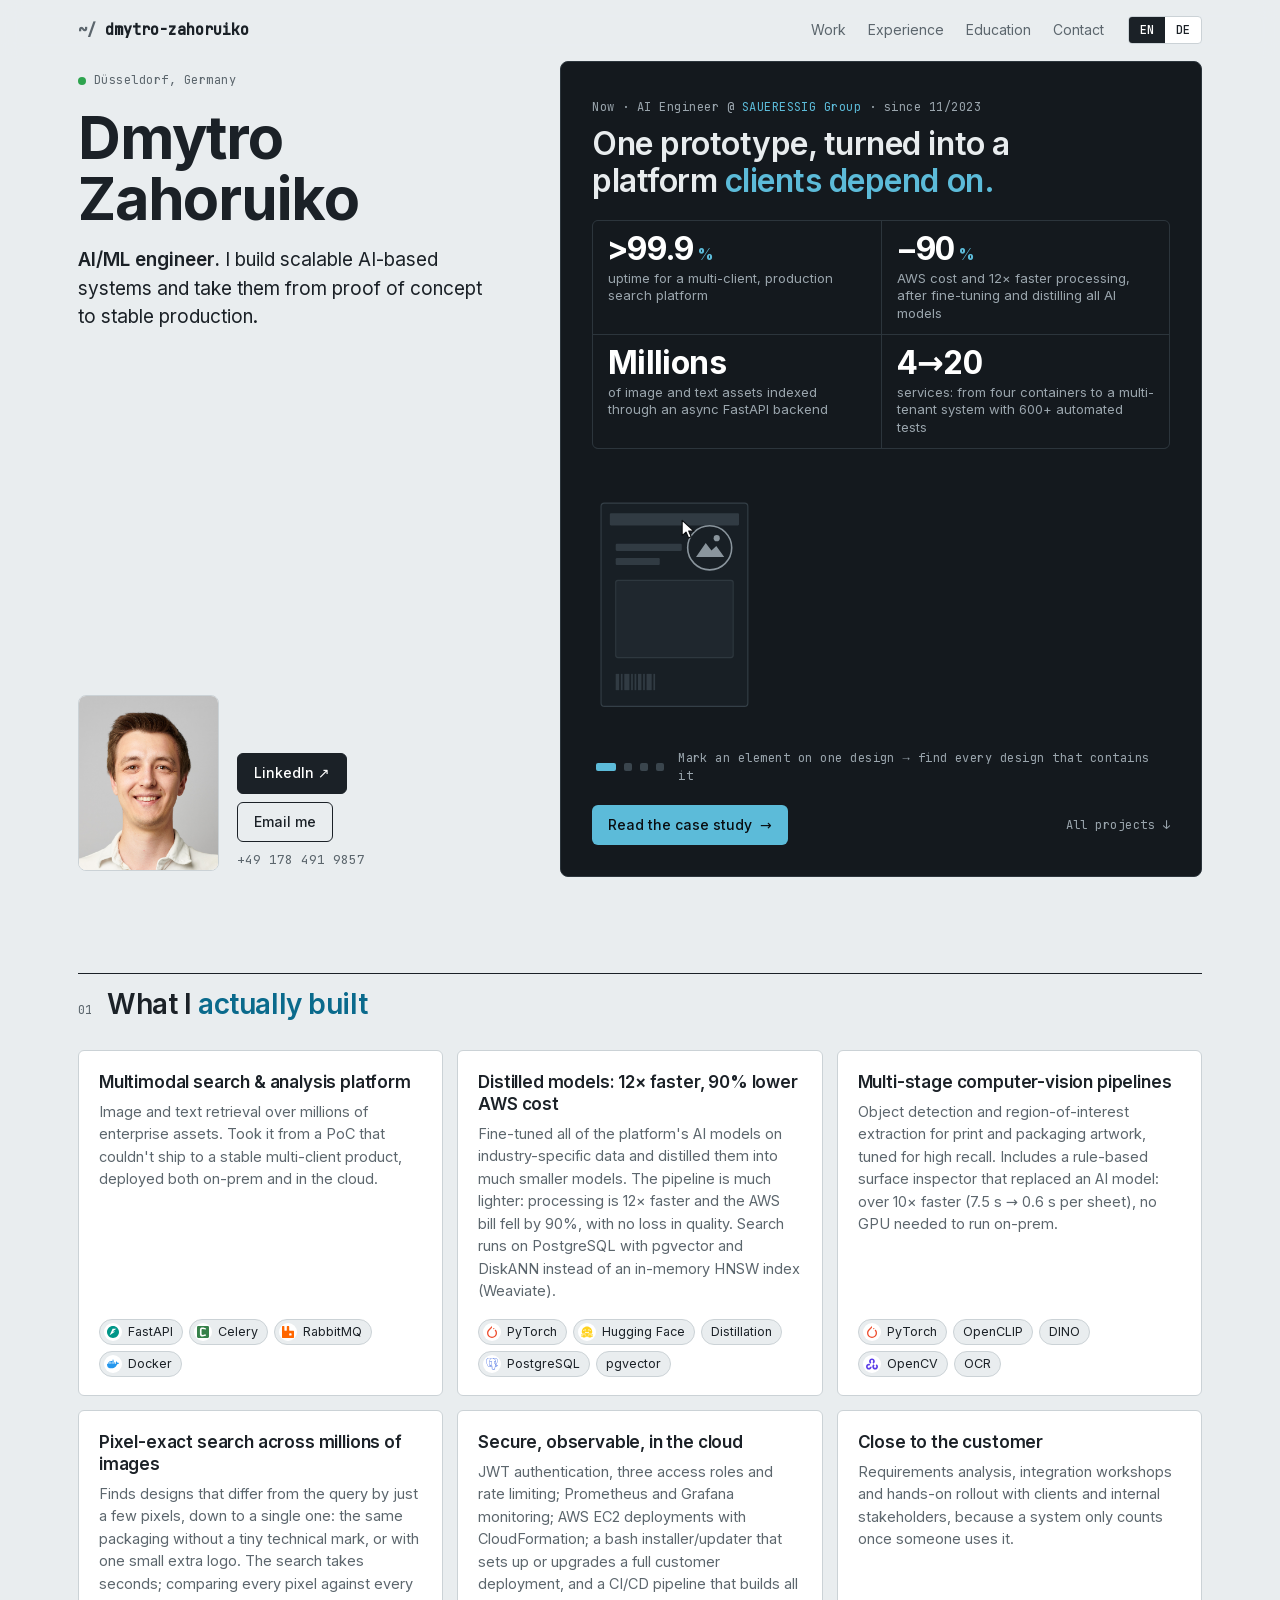
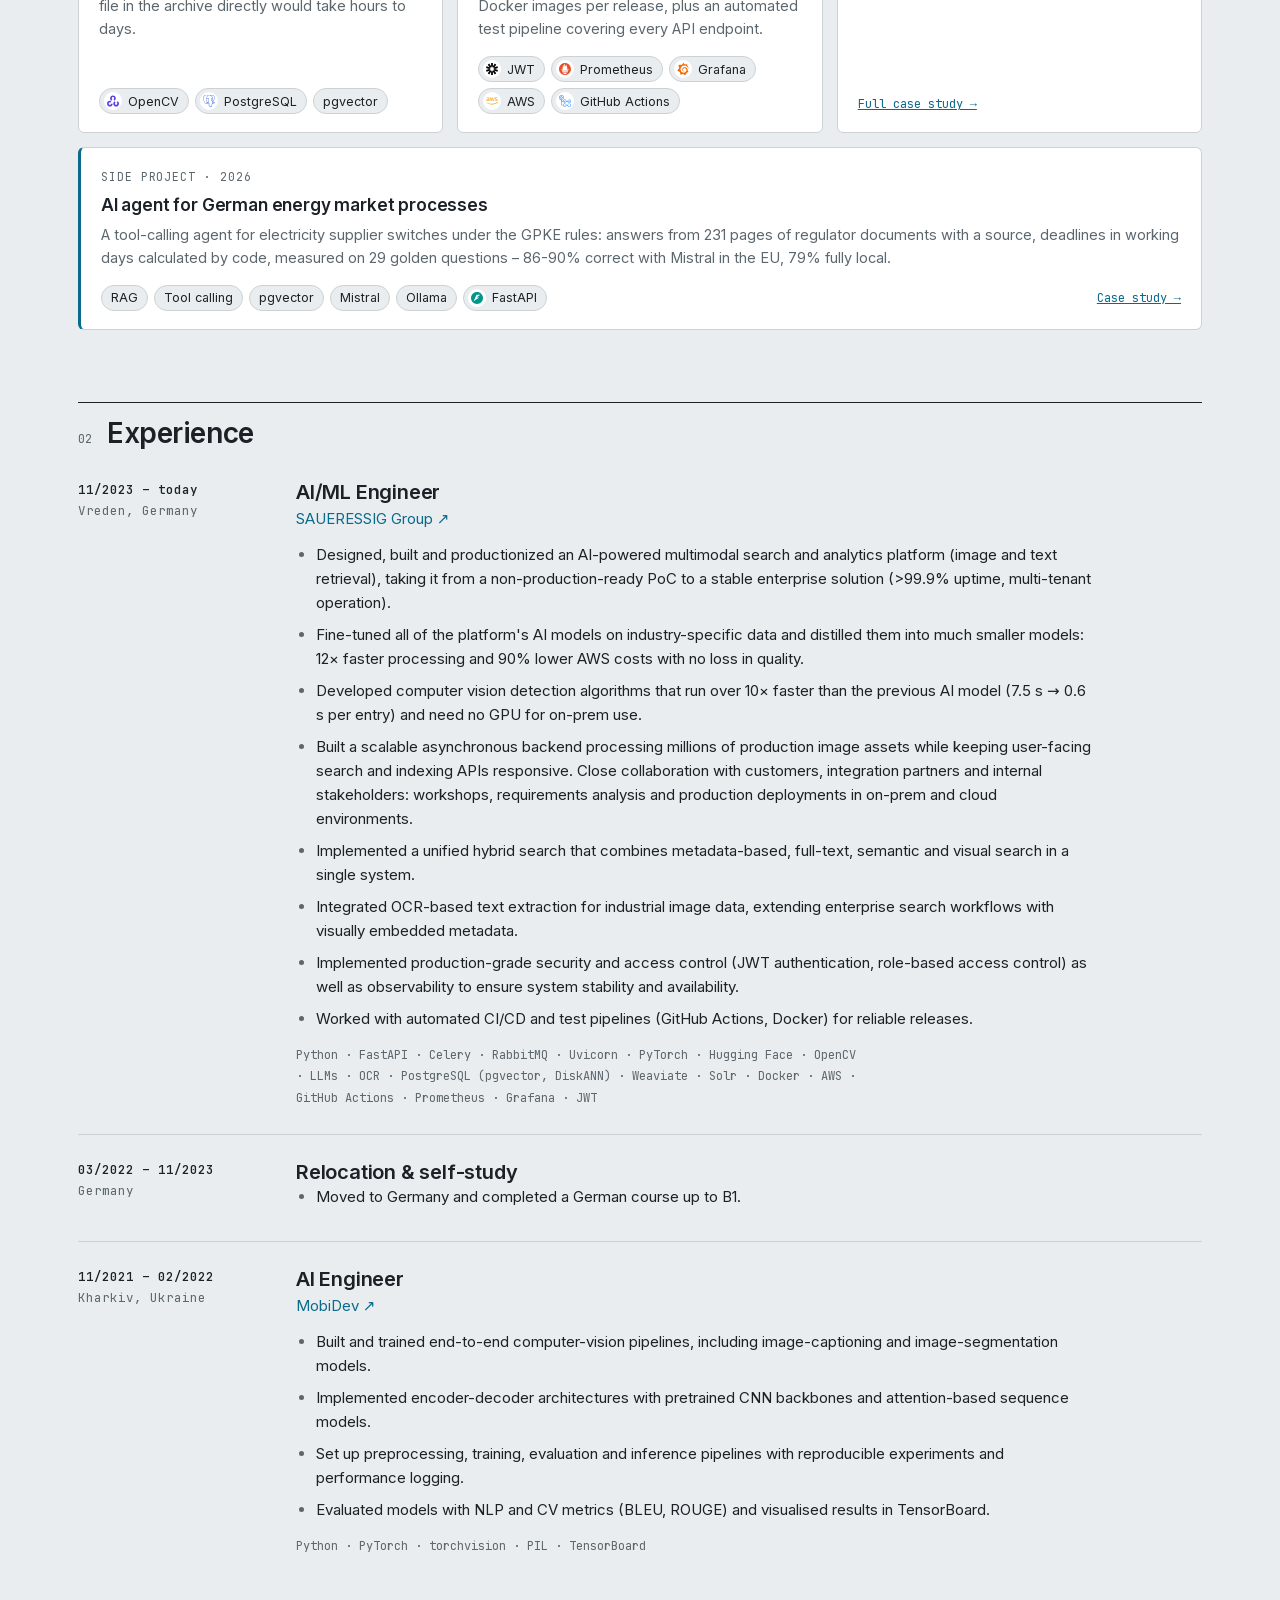
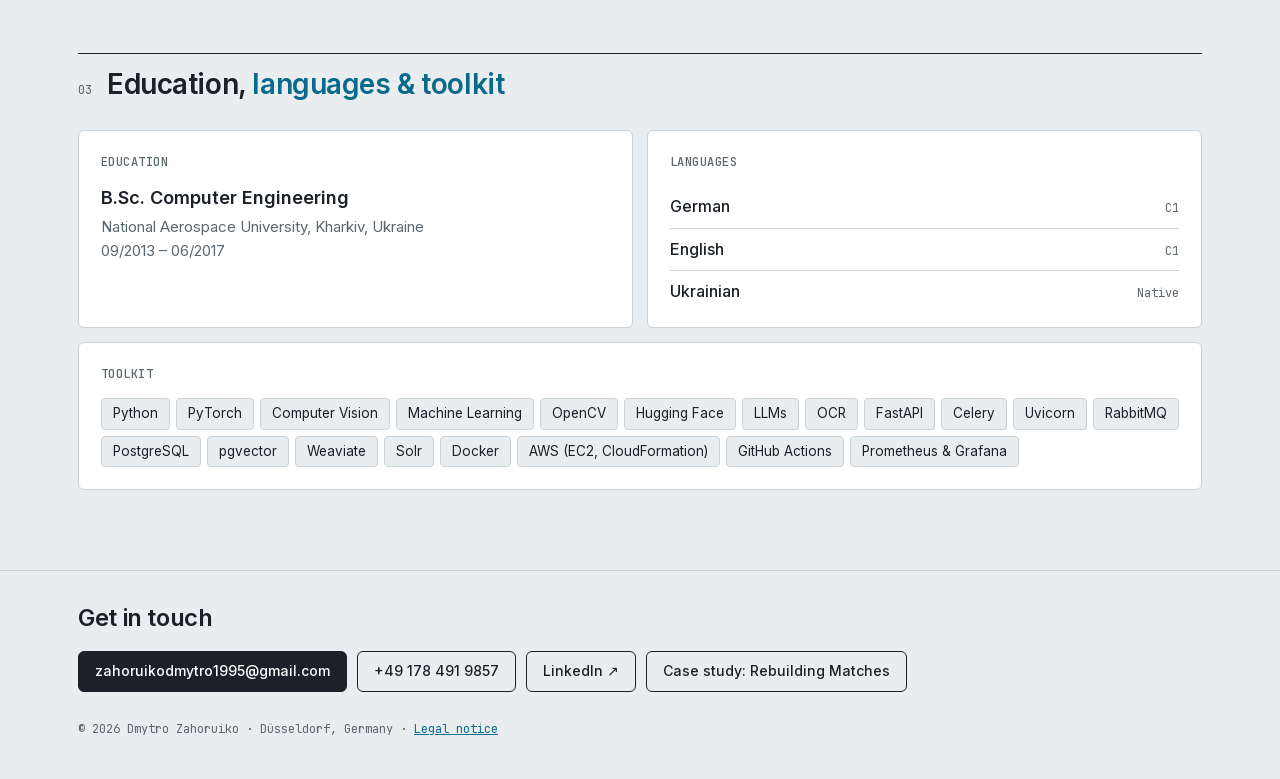
<file: index.html>
<!doctype html>
<html lang="en">
<head>
<meta charset="utf-8">
<meta name="viewport" content="width=device-width, initial-scale=1">
<title>Dmytro Zahoruiko — AI/ML Engineer</title>
<meta name="description" content="AI/ML engineer building production computer-vision, retrieval and LLM systems. Düsseldorf, Germany.">
<link rel="stylesheet" href="fonts/fonts.css">
<style>
  :root {
    --bg: #E9EDEF;
    --panel: #FFFFFF;
    --ink: #1B2127;
    --soft: #5C666D;
    --line: #CBD2D6;
    --accent: #0A6A8C;
    --hero: #14191E;
    --hero-ink: #E8ECEE;
    --hero-soft: #9AA5AD;
    --hero-line: #2C353C;
    --hero-accent: #5CBBD9;
    --btn-ink: #FFFFFF;

    --sans: "Inter", "Segoe UI", system-ui, -apple-system, "Helvetica Neue", Arial, sans-serif;
    --mono: "JetBrains Mono", ui-monospace, "SF Mono", "Cascadia Mono", Consolas, Menlo, monospace;
  }
  @media (prefers-color-scheme: dark) {
    :root {
      --bg: #101418;
      --panel: #1A2026;
      --ink: #E6E9E8;
      --soft: #97A1A8;
      --line: #2D363C;
      --accent: #5CBBD9;
      --hero: #0A0D10;
      --btn-ink: #101418;
    }
  }
  * { box-sizing: border-box; }
  html { scroll-behavior: smooth; }
  body {
    margin: 0;
    background: var(--bg);
    color: var(--ink);
    font-family: var(--sans);
    font-size: 16px;
    line-height: 1.6;
    -webkit-font-smoothing: antialiased;
  }
  a { color: var(--accent); }
  :focus-visible { outline: 2px solid var(--accent); outline-offset: 3px; }
  .wrap { max-width: 1180px; margin: 0 auto; padding: 0 28px; }
  .mono { font-family: var(--mono); font-size: 12px; letter-spacing: .04em; }

  /* ---------- nav (pinned) ---------- */
  html { scroll-padding-top: 76px; }
  /* nav jumps: land the section heading just under the bar, not its top padding */
  section[id] { scroll-margin-top: -72px; }
  .topbar {
    position: sticky; top: 0; z-index: 10;
    background: var(--bg);
    background: color-mix(in srgb, var(--bg) 88%, transparent);
    -webkit-backdrop-filter: blur(10px); backdrop-filter: blur(10px);
    border-bottom: 1px solid transparent;
    transition: border-color .2s;
  }
  .topbar.scrolled { border-bottom-color: var(--line); }
  nav { height: 60px; display: flex; align-items: center; justify-content: space-between; }
  .logo { font-weight: 600; font-size: 15px; text-decoration: none; color: var(--ink); font-family: var(--mono); }
  .logo::before { content: "~/ "; color: var(--soft); }
  .navr { display: flex; align-items: center; gap: 24px; }
  nav ul { display: flex; gap: 22px; list-style: none; margin: 0; padding: 0; }
  nav ul a { text-decoration: none; font-size: 14px; color: var(--soft); }
  nav ul a:hover { color: var(--ink); }
  .lang { display: flex; border: 1px solid var(--line); border-radius: 4px; overflow: hidden; background: var(--panel); }
  .lang button {
    font-family: var(--mono); font-size: 12px; font-weight: 500;
    padding: 5px 11px; border: 0; background: transparent; color: var(--ink); cursor: pointer;
  }
  .lang button[aria-pressed="true"] { background: var(--ink); color: var(--panel); }
  .lang button:not([aria-pressed="true"]):hover { background: var(--bg); }

  /* ---------- hero (fits one screen) ---------- */
  .hero {
    min-height: calc(100vh - 60px);
    display: grid;
    grid-template-columns: minmax(0, 5fr) minmax(0, 7fr);
    gap: 24px;
    padding-bottom: 24px;
    align-items: stretch;
  }
  .who { display: flex; flex-direction: column; justify-content: space-between; gap: 24px; padding: 6px 0; }
  .loc { color: var(--soft); display: inline-flex; align-items: center; gap: 8px; }
  .loc::before { content: ""; width: 8px; height: 8px; border-radius: 50%; background: #2DA44E; }
  h1 { font-weight: 700; font-size: clamp(38px, 4.6vw, 62px); line-height: 1.05; letter-spacing: -.02em; margin: 14px 0 16px; }
  .role { font-size: 19px; line-height: 1.5; max-width: 34ch; margin: 0; }
  .role b { font-weight: 600; }

  .id-row { display: flex; gap: 18px; align-items: flex-end; }
  .photo { flex: 0 0 auto; width: clamp(112px, 11vw, 150px); aspect-ratio: 4/5; border-radius: 8px; overflow: hidden; background: var(--panel); border: 1px solid var(--line); position: relative; display: grid; place-items: center; }
  .photo img { position: absolute; inset: 0; width: 100%; height: 100%; object-fit: cover; }
  .photo span { font-weight: 600; font-size: 40px; color: var(--soft); }
  .contact { display: flex; flex-direction: column; gap: 8px; align-items: flex-start; }
  .btn {
    display: inline-flex; align-items: center; gap: 8px;
    padding: 8px 16px; border-radius: 6px;
    font-weight: 500; font-size: 14px; text-decoration: none;
    border: 1px solid var(--ink); color: var(--ink); background: transparent;
    transition: background .15s, color .15s;
  }
  .btn.solid { background: var(--ink); color: var(--btn-ink); }
  .btn:hover { background: var(--panel); color: var(--ink); }
  .btn.solid:hover { background: var(--accent); border-color: var(--accent); color: #fff; }
  .phone { font-family: var(--mono); font-size: 13px; text-decoration: none; color: var(--soft); }
  .phone:hover { color: var(--ink); text-decoration: underline; }

  /* ---------- impact panel ---------- */
  .impact {
    background: var(--hero); color: var(--hero-ink);
    border: 1px solid var(--hero-line); border-radius: 8px;
    padding: clamp(20px, 2.4vw, 34px);
    display: flex; flex-direction: column; gap: 20px;
  }
  .impact .mono { color: var(--hero-soft); line-height: 1.5; }
  .impact .mono a { color: var(--hero-accent); text-decoration: none; }
  .impact .mono a:hover { text-decoration: underline; }
  .impact h2 { font-weight: 600; font-size: clamp(24px, 2.5vw, 34px); line-height: 1.15; letter-spacing: -.015em; margin: 8px 0 0; max-width: 24ch; }
  .impact h2 em { font-style: normal; color: var(--hero-accent); }
  .stats { display: grid; grid-template-columns: repeat(2, minmax(0, 1fr)); gap: 1px; background: var(--hero-line); border: 1px solid var(--hero-line); border-radius: 6px; overflow: hidden; }
  .stat { background: var(--hero); padding: 11px 15px 12px; }
  .stat strong { display: block; font-weight: 700; font-size: clamp(24px, 2.5vw, 34px); line-height: 1.05; letter-spacing: -.02em; font-variant-numeric: tabular-nums; color: #fff; }
  .stat strong small { font-size: .5em; color: var(--hero-accent); margin-left: 3px; font-weight: 600; }
  .stat p { margin: 4px 0 0; font-size: 13px; line-height: 1.35; color: var(--hero-soft); }
  /* search demo: select a motif, find the designs that contain it */
  .demo { margin: 0; display: flex; flex-direction: column; gap: 8px; }
  .demo svg { display: block; width: 100%; height: auto; }
  /* desktop: the hero is exactly one screen tall and the demo takes whatever height is left */
  @media (min-width: 961px) {
    .hero { height: calc(100vh - 60px); min-height: 560px; }
    .impact { min-height: 0; }
    .demo { flex: 1 1 0; min-height: 90px; }
    .demo svg { flex: 1 1 0; min-height: 0; height: 100%; }
  }
  .demo .body { fill: #181F25; stroke: #343F47; stroke-width: 1; }
  .demo .band, .demo .ln, .demo .bc { fill: #313B43; }
  .demo .blk { fill: #1F272E; stroke: #2E383F; stroke-width: 1; }
  .demo .em circle { fill: none; stroke: #8A959D; stroke-width: 1.4; }
  .demo .em path, .demo .em .sun { fill: #8A959D; stroke: none; }
  .demo .em.on circle { stroke: var(--hero-accent); }
  .demo .em.on path, .demo .em.on .sun { fill: var(--hero-accent); }
  .demo .sel, .demo .hl { fill: rgba(92, 187, 217, .14); stroke: var(--hero-accent); stroke-width: 1.5; }
  .demo .sel { stroke-dasharray: 4 3; }
  .demo .sel.lock { stroke-dasharray: none; }
  .demo .arrow { fill: none; stroke: var(--hero-soft); stroke-width: 1.5; stroke-linecap: round; stroke-linejoin: round; }
  .demo .board { stroke: #3A3029; stroke-width: 1; }
  .demo .gr { fill: none; stroke: #3A3029; stroke-linecap: round; }
  .demo .gr2 { fill: none; stroke: #4D3F34; stroke-linecap: round; }
  .demo .pore { fill: none; stroke: #120E0B; stroke-linecap: round; opacity: .8; }
  .demo .knot .kb { fill: #17120F; stroke: #6E5949; }
  .demo .knot .kr { fill: none; stroke: #5A483B; }
  .demo .knot .kc { fill: #75604E; }
  .demo .crack { fill: #0A0807; stroke: #54443A; stroke-width: .4; stroke-linejoin: round; }
  .demo .mat { stroke: #3A3F44; stroke-width: 1; }
  .demo .vein { fill: none; stroke: #C9C4BA; stroke-linecap: round; stroke-linejoin: round; opacity: .8; }
  .demo .vein2 { fill: none; stroke: #8E8981; stroke-linecap: round; stroke-linejoin: round; opacity: .45; }
  .demo .speck { fill: none; stroke: #55524C; stroke-linecap: round; }
  .demo .pebble { fill: #3A2E27; opacity: .7; }
  .demo .brush { fill: none; stroke: #8C969D; opacity: .35; }
  .demo .brush2 { fill: none; stroke: #23292D; opacity: .4; }
  .demo .thread { fill: #3C4350; }
  .demo .thread2 { fill: #343A45; }
  .demo text { font-family: var(--mono); }
  .demo .cls text { fill: var(--hero-ink); transition: fill .3s; }
  .demo .cls .track { fill: #222A30; }
  .demo .cls .bar { fill: #5C666D; transition: fill .3s; }
  .demo .cls.on text { fill: var(--hero-accent); }
  .demo .cls.on .bar { fill: var(--hero-accent); }
  .demo .cls.dim text { fill: #5C666D; }
  .demo .chip rect { fill: rgba(92, 187, 217, .14); stroke: var(--hero-accent); stroke-width: 1; }
  .demo .chip text { fill: var(--hero-accent); letter-spacing: .06em; }
  .demo .mk { fill: none; stroke: #8A959D; stroke-width: 1; stroke-linejoin: round; }
  .demo .mkf { fill: #8A959D; }
  .demo .dmk { fill: none; stroke: var(--hero-accent); stroke-width: 1.3; stroke-linejoin: round; }
  .demo .dmkf { fill: var(--hero-accent); }
  .demo .dlab { fill: var(--hero-accent); }
  .demo .mini-em { fill: none; stroke: #6F7A82; stroke-width: .8; }
  .demo .probe { fill: none; stroke: var(--hero-accent); stroke-width: 1.2; }
  .demo .cand { fill: none; stroke: var(--hero-accent); stroke-width: 1; stroke-dasharray: 3 2; }
  .demo .det { fill: none; stroke: #9AA5AD; stroke-width: 1; stroke-dasharray: 3 2; }
  .demo .scan { stroke: var(--hero-accent); stroke-width: 1.5; }
  .demo .rip { fill: none; stroke: var(--hero-accent); stroke-width: 1.5; }
  .demo-foot { display: flex; align-items: center; gap: 10px; }
  .dots { display: flex; flex: none; }
  .dots button {
    width: 16px; height: 16px; padding: 4px; border: 0; border-radius: 6px; cursor: pointer;
    background: #3A454D; background-clip: content-box;
    transition: width .3s, background-color .3s;
  }
  .dots button:hover { background-color: var(--hero-soft); }
  .dots button[aria-current="true"] { width: 28px; background-color: var(--hero-accent); }
  .demo figcaption { display: grid; }
  .demo figcaption span { grid-area: 1 / 1; transition: opacity .4s; }
  .demo .cur { fill: #fff; stroke: #0A0D10; stroke-width: 1; stroke-linejoin: round; }
  .impact-foot { display: flex; align-items: center; justify-content: space-between; flex-wrap: wrap; gap: 12px; margin-top: auto; }
  .more { color: #0A0D10; background: var(--hero-accent); text-decoration: none; font-weight: 500; font-size: 14px; padding: 9px 16px; border-radius: 6px; display: inline-flex; gap: 8px; }
  .more:hover { background: #8AD3EA; }
  .impact-foot .down { color: var(--hero-soft); text-decoration: none; }
  .impact-foot .down:hover { color: #fff; }

  /* ---------- sections ---------- */
  section { padding: 72px 0 0; }
  .sec-head { display: flex; align-items: baseline; gap: 14px; border-top: 1px solid var(--ink); padding-top: 14px; margin-bottom: 28px; }
  .sec-head .mono { color: var(--soft); }
  h2.t { font-weight: 600; letter-spacing: -.015em; font-size: 28px; line-height: 1.2; margin: 0; }
  h2.t em { font-style: normal; color: var(--accent); }

  .work { display: grid; grid-template-columns: repeat(auto-fit, minmax(300px, 1fr)); gap: 14px; }
  .card { background: var(--panel); border: 1px solid var(--line); border-radius: 6px; padding: 20px 20px 18px; display: flex; flex-direction: column; }
  .card:hover { border-color: var(--soft); }
  .card h3 { font-size: 17px; font-weight: 600; letter-spacing: -.01em; line-height: 1.3; margin: 0 0 8px; }
  .card p { margin: 0 0 16px; color: var(--soft); font-size: 14.5px; line-height: 1.55; }
  .card .more-link { margin-top: auto; font-family: var(--mono); font-size: 12px; }
  .card.side { grid-column: 1 / -1; border-left: 3px solid var(--accent); }
  .card .kicker { font-family: var(--mono); font-size: 11.5px; letter-spacing: .08em; text-transform: uppercase; color: var(--soft); margin: 0 0 8px; }
  .card .foot { display: flex; flex-wrap: wrap; align-items: center; justify-content: space-between; gap: 12px; margin-top: auto; }
  .card .foot .stack, .card .foot .more-link { margin-top: 0; }

  .stack { display: flex; flex-wrap: wrap; gap: 6px; list-style: none; margin: auto 0 0; padding: 0; }
  .stack li { display: inline-flex; align-items: center; gap: 6px; font-size: 12.5px; padding: 3px 9px 3px 4px; border: 1px solid var(--line); border-radius: 999px; background: var(--bg); line-height: 1.4; }
  .stack li.ni { padding-left: 9px; }
  .stack i { width: 18px; height: 18px; border-radius: 50%; background: #fff; display: grid; place-items: center; flex: 0 0 auto; }
  .stack img { width: 12px; height: 12px; display: block; }

  /* experience */
  .job { display: grid; grid-template-columns: 190px 1fr; gap: 28px; padding: 24px 0; border-top: 1px solid var(--line); }
  .sec-head + .job { border-top: 0; padding-top: 0; }
  .when { font-family: var(--mono); font-size: 12.5px; color: var(--soft); line-height: 1.7; }
  .when b { color: var(--ink); font-weight: 500; display: block; }
  .job h3 { margin: 0; font-size: 20px; font-weight: 600; letter-spacing: -.01em; line-height: 1.3; }
  .job .org { font-size: 15px; margin: 2px 0 12px; color: var(--soft); }
  .job .org a { color: var(--accent); text-decoration: none; }
  .job .org a:hover { text-decoration: underline; }
  .job ul.points { margin: 0; padding-left: 20px; max-width: 80ch; }
  .job ul.points li { margin-bottom: 8px; font-size: 15px; }
  .job ul.points li::marker { color: var(--soft); }
  .job .techline { margin-top: 14px; font-family: var(--mono); font-size: 12px; color: var(--soft); max-width: 80ch; line-height: 1.8; }

  /* education / languages / toolkit */
  .cols { display: grid; grid-template-columns: repeat(2, minmax(0, 1fr)); gap: 14px; }
  @media (max-width: 720px) { .cols { grid-template-columns: minmax(0, 1fr); } }
  .box { background: var(--panel); border: 1px solid var(--line); border-radius: 6px; padding: 22px; }
  .box h3 { margin: 0 0 14px; color: var(--soft); font-weight: 500; text-transform: uppercase; }
  .edu-t { font-size: 18px; font-weight: 600; line-height: 1.3; margin: 0; }
  .edu-s { color: var(--soft); margin: 6px 0 0; font-size: 15px; }
  .langs { list-style: none; margin: 0; padding: 0; }
  .langs li { display: flex; justify-content: space-between; align-items: baseline; padding: 8px 0; border-bottom: 1px solid var(--line); font-size: 16px; font-weight: 500; }
  .langs li:last-child { border: 0; padding-bottom: 0; }
  .langs span { font-family: var(--mono); font-size: 12px; color: var(--soft); font-weight: 400; }
  .skills { display: flex; flex-wrap: wrap; gap: 6px; list-style: none; margin: 0; padding: 0; }
  .skills li { padding: 4px 11px; border: 1px solid var(--line); border-radius: 4px; font-size: 13.5px; background: var(--bg); }

  footer { margin-top: 80px; border-top: 1px solid var(--line); padding: 32px 0 40px; }
  footer h2 { font-weight: 600; letter-spacing: -.015em; font-size: 24px; line-height: 1.25; margin: 0 0 18px; }
  footer .links { display: flex; flex-wrap: wrap; gap: 10px; }
  footer small { display: block; margin-top: 28px; color: var(--soft); font-family: var(--mono); font-size: 12px; }

  /* ---------- responsive ---------- */
  @media (max-width: 960px) {
    .hero { grid-template-columns: minmax(0, 1fr); min-height: 0; }
    .job { grid-template-columns: 1fr; gap: 6px; }
  }
  @media (max-width: 640px) {
    .wrap { padding: 0 18px; }
    nav ul { display: none; }
    .navr { gap: 0; }
    .photo { width: 96px; }
    .stat { padding: 12px; }
    .stat p { font-size: 12.5px; }
    section { padding-top: 56px; }
    section[id] { scroll-margin-top: -56px; }
  }
  /* short laptop screens: keep the whole panel inside the first screen */
  @media (min-width: 961px) and (max-height: 780px) {
    h1 { font-size: clamp(36px, 4vw, 52px); margin: 10px 0 12px; }
    .role { font-size: 17px; }
    .impact { gap: 14px; padding: 20px 26px; }
    .stat { padding: 8px 13px 9px; }
    .stat strong { font-size: 26px; }
    .stat p { font-size: 12px; margin-top: 3px; }
    .photo { width: 104px; }
  }
</style>
</head>
<body>

<div class="topbar">
<div class="wrap">
  <nav>
    <a class="logo" href="#top" data-de="dmytro-sahoruiko">dmytro-zahoruiko</a>
    <div class="navr">
      <ul>
        <li><a href="#work" data-de="Projekte">Work</a></li>
        <li><a href="#experience" data-de="Erfahrung">Experience</a></li>
        <li><a href="#about" data-de="Ausbildung">Education</a></li>
        <li><a href="#contact" data-de="Kontakt">Contact</a></li>
      </ul>
      <div class="lang" role="group" aria-label="Language / Sprache">
        <button type="button" data-l="en" aria-pressed="true">EN</button>
        <button type="button" data-l="de" aria-pressed="false">DE</button>
      </div>
    </div>
  </nav>
</div>
</div>

<div class="wrap">
  <header class="hero" id="top">
    <div class="who">
      <div>
        <span class="mono loc" data-de="Düsseldorf, Deutschland">Düsseldorf, Germany</span>
        <h1 data-de="Dmytro Sahoruiko">Dmytro Zahoruiko</h1>
        <p class="role" data-de="<b>KI/ML Engineer.</b> Ich baue skalierbare KI-basierte Systeme und bringe sie vom PoC in den stabilen Produktivbetrieb."><b>AI/ML engineer.</b> I build scalable AI-based systems and take them from proof of concept to stable production.</p>
      </div>
      <div class="id-row">
        <div class="photo">
          <span aria-hidden="true" data-de="DS">DZ</span>
          <img src="photo.jpg" alt="Portrait of Dmytro Zahoruiko" onerror="this.remove()">
        </div>
        <div class="contact">
          <a class="btn solid" href="https://www.linkedin.com/in/zzzzauber/" target="_blank" rel="noopener">LinkedIn ↗</a>
          <a class="btn" href="mailto:zahoruikodmytro1995@gmail.com" data-de="E-Mail schreiben">Email me</a>
          <a class="phone" href="tel:+491784919857">+49 178 491 9857</a>
        </div>
      </div>
    </div>

    <aside class="impact" aria-labelledby="impact-h">
      <div>
        <span class="mono" data-de="Aktuell · AI Engineer @ <a href='https://www.saueressig.com/saueressig-mimic-matches/' target='_blank' rel='noopener'>SAUERESSIG Group</a> · seit 11/2023">Now · AI Engineer @ <a href="https://www.saueressig.com/en/saueressig-mimic-matches-2/" target="_blank" rel="noopener">SAUERESSIG Group</a> · since 11/2023</span>
        <h2 id="impact-h" data-de="Vom Prototyp zur Plattform, <em>auf die Kunden bauen.</em>">One prototype, turned into a platform <em>clients depend on.</em></h2>
      </div>

      <div class="stats">
        <div class="stat"><strong data-de="&gt;99,9<small>%</small>">&gt;99.9<small>%</small></strong><p data-de="Uptime einer produktiven Such-Plattform im Multi-Client-Betrieb">uptime for a multi-client, production search platform</p></div>
        <div class="stat"><strong>−90<small>%</small></strong><p data-de="AWS-Kosten und 12× schnellere Verarbeitung, nach Fine-Tuning und Destillation aller KI-Modelle">AWS cost and 12× faster processing, after fine-tuning and distilling all AI models</p></div>
        <div class="stat"><strong data-de="Millionen">Millions</strong><p data-de="an Bild- und Text-Assets, verarbeitet über ein asynchrones FastAPI-Backend">of image and text assets indexed through an async FastAPI backend</p></div>
        <div class="stat"><strong>4→20</strong><p data-de="Services: von vier Containern zum mandantenfähigen System mit 600+ automatisierten Tests">services: from four containers to a multi-tenant system with 600+ automated tests</p></div>
      </div>

      <figure class="demo" id="demo">
        <svg viewBox="0 0 512 210" preserveAspectRatio="xMinYMid meet" aria-hidden="true" focusable="false"></svg>
        <div class="demo-foot">
        <div class="dots">
          <button type="button" aria-label="1 / 4" aria-current="true"></button>
          <button type="button" aria-label="2 / 4" aria-current="false"></button>
          <button type="button" aria-label="3 / 4" aria-current="false"></button>
          <button type="button" aria-label="4 / 4" aria-current="false"></button>
        </div>
        <figcaption class="mono">
          <span data-de="Element auf einem Design markieren → alle Designs finden, die es enthalten">Mark an element on one design → find every design that contains it</span>
          <span data-de="Äste, Risse und Spalten werden erkannt → eins anklicken, Dekore mit ähnlichen finden" style="opacity:0">Knots, cracks and splits are detected → click one to find decors with similar ones</span>
          <span data-de="Neue Dekore werden gescannt und klassifiziert: Holz, Stein, Leder, Metall oder Textil" style="opacity:0">New decors are scanned and classified: wood, stone, leather, metal or textile</span>
          <span data-de="Unter Millionen das fast identische Design finden und sehen, was abweicht, bis auf einen Pixel" style="opacity:0">Find the near-identical design among millions and see exactly what differs, down to a single pixel</span>
        </figcaption>
        </div>
      </figure>

      <div class="impact-foot">
        <a class="more" data-case href="rebuilding_matches.html"><span data-de="Case Study lesen">Read the case study</span> <span aria-hidden="true">→</span></a>
        <a href="#work" class="mono down" data-de="Alle Projekte ↓">All projects ↓</a>
      </div>
    </aside>
  </header>
</div>

<main>
  <section id="work">
    <div class="wrap">
      <div class="sec-head"><span class="mono">01</span><h2 class="t" data-de="Was ich <em>konkret gebaut habe</em>">What I <em>actually built</em></h2></div>
      <div class="work">
        <article class="card">
          <h3 data-de="Multimodale Such- und Analyseplattform">Multimodal search &amp; analysis platform</h3>
          <p data-de="Bild- und Text-Retrieval über Millionen von Enterprise-Assets. Vom nicht produktionsfähigen PoC zum stabilen Multi-Client-Produkt, betrieben On-Prem und in der Cloud.">Image and text retrieval over millions of enterprise assets. Took it from a PoC that couldn't ship to a stable multi-client product, deployed both on-prem and in the cloud.</p>
          <ul class="stack">
            <li><i><img src="icons/fastapi.svg" alt=""></i>FastAPI</li>
            <li><i><img src="icons/celery.svg" alt=""></i>Celery</li>
            <li><i><img src="icons/rabbitmq.svg" alt=""></i>RabbitMQ</li>
            <li><i><img src="icons/docker.svg" alt=""></i>Docker</li>
          </ul>
        </article>
        <article class="card">
          <h3 data-de="Destillierte Modelle: 12× schneller, 90% geringere AWS-Kosten">Distilled models: 12× faster, 90% lower AWS cost</h3>
          <p data-de="Alle KI-Modelle der Plattform per Fine-Tuning auf branchenspezifische Daten trainiert und in deutlich kleinere Modelle destilliert. Die Pipeline ist dadurch viel schlanker: Die Verarbeitung ist 12× schneller und die AWS-Kosten sind um 90% gesunken, ohne Qualitätsverlust. Die Suche läuft auf PostgreSQL mit pgvector und DiskANN statt auf einem HNSW-Index im Arbeitsspeicher (Weaviate).">Fine-tuned all of the platform's AI models on industry-specific data and distilled them into much smaller models. The pipeline is much lighter: processing is 12× faster and the AWS bill fell by 90%, with no loss in quality. Search runs on PostgreSQL with pgvector and DiskANN instead of an in-memory HNSW index (Weaviate).</p>
          <ul class="stack">
            <li><i><img src="icons/pytorch.svg" alt=""></i>PyTorch</li>
            <li><i><img src="icons/huggingface.svg" alt=""></i>Hugging Face</li>
            <li class="ni" data-de="Destillation">Distillation</li>
            <li><i><img src="icons/postgresql.svg" alt=""></i>PostgreSQL</li>
            <li class="ni">pgvector</li>
          </ul>
        </article>
        <article class="card">
          <h3 data-de="Mehrstufige Computer-Vision-Pipelines">Multi-stage computer-vision pipelines</h3>
          <p data-de="Objekterkennung und Region-of-Interest-Extraktion für Druck- und Verpackungsmotive, auf hohen Recall ausgelegt. Dazu ein regelbasierter Oberflächenprüfer, der ein KI-Modell ersetzt hat: mehr als zehnmal schneller (7,5 s → 0,6 s pro Bogen), ohne GPU im On-Prem-Betrieb.">Object detection and region-of-interest extraction for print and packaging artwork, tuned for high recall. Includes a rule-based surface inspector that replaced an AI model: over 10× faster (7.5 s → 0.6 s per sheet), no GPU needed to run on-prem.</p>
          <ul class="stack">
            <li><i><img src="icons/pytorch.svg" alt=""></i>PyTorch</li>
            <li class="ni">OpenCLIP</li>
            <li class="ni">DINO</li>
            <li><i><img src="icons/opencv.svg" alt=""></i>OpenCV</li>
            <li class="ni">OCR</li>
          </ul>
        </article>
        <article class="card">
          <h3 data-de="Pixelgenaue Suche in Millionen Bildern">Pixel-exact search across millions of images</h3>
          <p data-de="Findet Designs, die sich von der Vorlage nur um wenige Pixel unterscheiden, bis hin zu einem einzigen: dieselbe Verpackung ohne ein kleines technisches Zeichen oder mit einem zusätzlichen Logo. Die Suche dauert Sekunden; ein direkter Pixelvergleich mit jeder Datei im Archiv würde Stunden bis Tage dauern.">Finds designs that differ from the query by just a few pixels, down to a single one: the same packaging without a tiny technical mark, or with one small extra logo. The search takes seconds; comparing every pixel against every file in the archive directly would take hours to days.</p>
          <ul class="stack">
            <li><i><img src="icons/opencv.svg" alt=""></i>OpenCV</li>
            <li><i><img src="icons/postgresql.svg" alt=""></i>PostgreSQL</li>
            <li class="ni">pgvector</li>
          </ul>
        </article>
        <article class="card">
          <h3 data-de="Sicher, beobachtbar, in der Cloud">Secure, observable, in the cloud</h3>
          <p data-de="JWT-Authentifizierung, drei Zugriffsrollen und Rate Limiting; Monitoring mit Prometheus und Grafana; AWS-EC2-Deployments mit CloudFormation; ein Bash-Installer/-Updater, der ein vollständiges Kunden-Deployment einrichtet oder aktualisiert, und eine CI/CD-Pipeline, die pro Release alle Docker-Images baut, sowie eine automatisierte Test-Pipeline, die jeden API-Endpunkt abdeckt.">JWT authentication, three access roles and rate limiting; Prometheus and Grafana monitoring; AWS EC2 deployments with CloudFormation; a bash installer/updater that sets up or upgrades a full customer deployment, and a CI/CD pipeline that builds all Docker images per release, plus an automated test pipeline covering every API endpoint.</p>
          <ul class="stack">
            <li><i><img src="icons/jsonwebtokens.svg" alt=""></i>JWT</li>
            <li><i><img src="icons/prometheus.svg" alt=""></i>Prometheus</li>
            <li><i><img src="icons/grafana.svg" alt=""></i>Grafana</li>
            <li><i><img src="icons/aws.svg" alt=""></i>AWS</li>
            <li><i><img src="icons/githubactions.svg" alt=""></i>GitHub Actions</li>
          </ul>
        </article>
        <article class="card">
          <h3 data-de="Nah am Kunden">Close to the customer</h3>
          <p data-de="Anforderungsanalyse, Integrations-Workshops und Rollout gemeinsam mit Kunden und internen Stakeholdern, denn ein System zählt erst, wenn es genutzt wird.">Requirements analysis, integration workshops and hands-on rollout with clients and internal stakeholders, because a system only counts once someone uses it.</p>
          <a class="more-link" data-case href="rebuilding_matches.html" data-de="Vollständige Case Study →">Full case study →</a>
        </article>
        <article class="card side">
          <p class="kicker" data-de="Nebenprojekt · 2026">Side project · 2026</p>
          <h3 data-de="KI-Agent für Prozesse der Energiewirtschaft">AI agent for German energy market processes</h3>
          <p data-de="Ein Tool-Calling-Agent für den Lieferantenwechsel nach GPKE: Antworten aus 231 Seiten BNetzA-Dokumenten mit Quelle, Fristen in Werktagen per Code berechnet, gemessen an 29 Golden Questions – 86-90% richtig mit Mistral in der EU, 79% komplett lokal.">A tool-calling agent for electricity supplier switches under the GPKE rules: answers from 231 pages of regulator documents with a source, deadlines in working days calculated by code, measured on 29 golden questions – 86-90% correct with Mistral in the EU, 79% fully local.</p>
          <div class="foot">
            <ul class="stack">
              <li class="ni">RAG</li>
              <li class="ni">Tool calling</li>
              <li class="ni">pgvector</li>
              <li class="ni">Mistral</li>
              <li class="ni">Ollama</li>
              <li><i><img src="icons/fastapi.svg" alt=""></i>FastAPI</li>
            </ul>
            <a class="more-link" data-case="agent" href="energy_agent.html" data-de="Case Study →">Case study →</a>
          </div>
        </article>
      </div>
    </div>
  </section>

  <section id="experience">
    <div class="wrap">
      <div class="sec-head"><span class="mono">02</span><h2 class="t" data-de="Berufserfahrung">Experience</h2></div>

      <div class="job">
        <div class="when" data-de="<b>11/2023 – heute</b>Vreden, Deutschland"><b>11/2023 – today</b>Vreden, Germany</div>
        <div>
          <h3 data-de="KI/ML Engineer">AI/ML Engineer</h3>
          <div class="org" data-de="<a href='https://www.saueressig.com/saueressig-mimic-matches/' target='_blank' rel='noopener'>SAUERESSIG Group ↗</a>"><a href="https://www.saueressig.com/en/saueressig-mimic-matches-2/" target="_blank" rel="noopener">SAUERESSIG Group ↗</a></div>
          <ul class="points">
            <li data-de="Konzeption, Entwicklung und Produktivsetzung einer KI-gestützten multimodalen Such- und Analyseplattform (Bild- und Textsuche): vom nicht produktionsreifen PoC zur stabilen Enterprise-Lösung (&gt;99,9 % Verfügbarkeit, mandantenfähiger Betrieb).">Designed, built and productionized an AI-powered multimodal search and analytics platform (image and text retrieval), taking it from a non-production-ready PoC to a stable enterprise solution (&gt;99.9% uptime, multi-tenant operation).</li>
            <li data-de="Fine-Tuning aller KI-Modelle der Plattform auf branchenspezifischen Daten und Destillation in deutlich kleinere Modelle: 12× schnellere Verarbeitung und 90% geringere AWS-Kosten ohne Qualitätsverlust.">Fine-tuned all of the platform's AI models on industry-specific data and distilled them into much smaller models: 12× faster processing and 90% lower AWS costs with no loss in quality.</li>
            <li data-de="Computer-Vision-Algorithmus zur Erkennung, der über 10× schneller als das bisherige KI-Modell arbeitet (7,5 s → 0,6 s pro Eintrag) und on-prem ohne GPU auskommt.">Developed computer vision detection algorithms that run over 10× faster than the previous AI model (7.5 s → 0.6 s per entry) and need no GPU for on-prem use.</li>
            <li data-de="Aufbau eines asynchronen, skalierbaren Backends zur Verarbeitung großer Mengen produktiver Bild- und Textdaten (Millionen Assets) bei responsiven Nutzer-APIs für Suche und Indexierung. Enge Zusammenarbeit mit Kunden, Integrationspartnern und internen Stakeholdern: Workshops, Anforderungsanalyse und produktive Deployments in On-Prem- und Cloud-Umgebungen.">Built a scalable asynchronous backend processing millions of production image assets while keeping user-facing search and indexing APIs responsive. Close collaboration with customers, integration partners and internal stakeholders: workshops, requirements analysis and production deployments in on-prem and cloud environments.</li>
            <li data-de="Implementierung einer einheitlichen Hybridsuche, die metadatenbasierte, Volltext-, semantische und visuelle Suche in einem System vereint.">Implemented a unified hybrid search that combines metadata-based, full-text, semantic and visual search in a single system.</li>
            <li data-de="Integration von OCR-basierter Textextraktion für industrielle Bilddaten, um Enterprise-Suchabläufe um visuell eingebettete Metadaten zu erweitern.">Integrated OCR-based text extraction for industrial image data, extending enterprise search workflows with visually embedded metadata.</li>
            <li data-de="Umsetzung produktionsreifer Sicherheits- und Zugriffskonzepte (JWT-Authentifizierung, rollenbasierte Zugriffskontrolle) sowie Observability zur Sicherstellung von Systemstabilität und Verfügbarkeit.">Implemented production-grade security and access control (JWT authentication, role-based access control) as well as observability to ensure system stability and availability.</li>
            <li data-de="Arbeit mit automatisierten CI/CD- und Test-Pipelines (GitHub Actions, Docker) für stabile Releases.">Worked with automated CI/CD and test pipelines (GitHub Actions, Docker) for reliable releases.</li>
          </ul>
          <div class="techline">Python · FastAPI · Celery · RabbitMQ · Uvicorn · PyTorch · Hugging Face · OpenCV · LLMs · OCR · PostgreSQL (pgvector, DiskANN) · Weaviate · Solr · Docker · AWS · GitHub Actions · Prometheus · Grafana · JWT</div>
        </div>
      </div>

      <div class="job">
        <div class="when" data-de="<b>03/2022 – 11/2023</b>Deutschland"><b>03/2022 – 11/2023</b>Germany</div>
        <div>
          <h3 data-de="Umzug &amp; Selbststudium">Relocation &amp; self-study</h3>
          <ul class="points">
            <li data-de="Umzug nach Deutschland und Deutschkurs bis B1.">Moved to Germany and completed a German course up to B1.</li>
          </ul>
        </div>
      </div>

      <div class="job">
        <div class="when" data-de="<b>11/2021 – 02/2022</b>Charkiw, Ukraine"><b>11/2021 – 02/2022</b>Kharkiv, Ukraine</div>
        <div>
          <h3>AI Engineer</h3>
          <div class="org"><a href="https://mobidev.biz/" target="_blank" rel="noopener">MobiDev ↗</a></div>
          <ul class="points">
            <li data-de="Entwicklung und Training von End-to-End-Computer-Vision-Pipelines, einschließlich Image-Captioning- und Bildsegmentierungsmodellen.">Built and trained end-to-end computer-vision pipelines, including image-captioning and image-segmentation models.</li>
            <li data-de="Implementierung von Encoder-Decoder-Architekturen mit vortrainierten CNN-Backbones und aufmerksamkeitsbasierten Sequenzmodellen.">Implemented encoder-decoder architectures with pretrained CNN backbones and attention-based sequence models.</li>
            <li data-de="Aufbau von Datenvorverarbeitungs-, Trainings-, Evaluierungs- und Inferenzpipelines mit reproduzierbaren Experimenten und Performance-Logging.">Set up preprocessing, training, evaluation and inference pipelines with reproducible experiments and performance logging.</li>
            <li data-de="Evaluation der Modellleistung mit NLP- und CV-Metriken (BLEU, ROUGE) und Visualisierung der Ergebnisse mit TensorBoard.">Evaluated models with NLP and CV metrics (BLEU, ROUGE) and visualised results in TensorBoard.</li>
          </ul>
          <div class="techline">Python · PyTorch · torchvision · PIL · TensorBoard</div>
        </div>
      </div>
    </div>
  </section>

  <section id="about">
    <div class="wrap">
      <div class="sec-head"><span class="mono">03</span><h2 class="t" data-de="Ausbildung, <em>Sprachen &amp; Toolkit</em>">Education, <em>languages &amp; toolkit</em></h2></div>
      <div class="cols">
        <div class="box">
          <h3 class="mono" data-de="Ausbildung">Education</h3>
          <p class="edu-t">B.Sc. Computer Engineering</p>
          <p class="edu-s" data-de="Nationale Universität für Luft- und Raumfahrt, Charkiw, Ukraine<br>09/2013 – 06/2017">National Aerospace University, Kharkiv, Ukraine<br>09/2013 – 06/2017</p>
        </div>
        <div class="box">
          <h3 class="mono" data-de="Sprachen">Languages</h3>
          <ul class="langs">
            <li data-de="Deutsch <span>C1</span>">German <span>C1</span></li>
            <li data-de="Englisch <span>C1</span>">English <span>C1</span></li>
            <li data-de="Ukrainisch <span>Muttersprache</span>">Ukrainian <span>Native</span></li>
          </ul>
        </div>
        <div class="box" style="grid-column: 1 / -1">
          <h3 class="mono" data-de="Kenntnisse">Toolkit</h3>
          <ul class="skills">
            <li>Python</li><li>PyTorch</li><li>Computer Vision</li><li>Machine Learning</li>
            <li>OpenCV</li><li>Hugging Face</li><li>LLMs</li><li>OCR</li>
            <li>FastAPI</li><li>Celery</li><li>Uvicorn</li><li>RabbitMQ</li>
            <li>PostgreSQL</li><li>pgvector</li><li>Weaviate</li><li>Solr</li>
            <li>Docker</li><li>AWS (EC2, CloudFormation)</li><li>GitHub Actions</li><li>Prometheus &amp; Grafana</li>
          </ul>
        </div>
      </div>
    </div>
  </section>
</main>

<footer id="contact">
  <div class="wrap">
    <h2 data-de="Kontakt">Get in touch</h2>
    <div class="links">
      <a class="btn solid" href="mailto:zahoruikodmytro1995@gmail.com">zahoruikodmytro1995@gmail.com</a>
      <a class="btn" href="tel:+491784919857">+49 178 491 9857</a>
      <a class="btn" href="https://www.linkedin.com/in/zzzzauber/" target="_blank" rel="noopener">LinkedIn ↗</a>
      <a class="btn" data-case href="rebuilding_matches.html" data-de="Case Study: Matches neu aufgebaut">Case study: Rebuilding Matches</a>
    </div>
    <small data-de="© 2026 Dmytro Sahoruiko · Düsseldorf, Deutschland · <a href='impressum.de.html'>Impressum</a>">© 2026 Dmytro Zahoruiko · Düsseldorf, Germany · <a href="impressum.html">Legal notice</a></small>
  </div>
</footer>

<script>
(function () {
  var TITLES = {
    en: "Dmytro Zahoruiko — AI/ML Engineer",
    de: "Dmytro Sahoruiko — KI/ML Engineer"
  };
  var CASES = {
    matches: { en: "rebuilding_matches.html", de: "rebuilding_matches.de.html" },
    agent: { en: "energy_agent.html", de: "energy_agent.de.html" }
  };
  var nodes = document.querySelectorAll("[data-de]");
  nodes.forEach(function (el) { el.setAttribute("data-en", el.innerHTML); });

  function apply(lang) {
    document.documentElement.lang = lang;
    document.title = TITLES[lang];
    nodes.forEach(function (el) { el.innerHTML = el.getAttribute("data-" + lang); });
    document.querySelectorAll("a[data-case]").forEach(function (a) {
      a.setAttribute("href", CASES[a.getAttribute("data-case") || "matches"][lang]);
    });
    document.querySelectorAll(".lang button").forEach(function (b) {
      b.setAttribute("aria-pressed", String(b.dataset.l === lang));
    });
  }

  function initial() {
    var p = new URLSearchParams(location.search).get("lang");
    if (p === "de" || p === "en") return p;
    try { var s = localStorage.getItem("lang"); if (s === "de" || s === "en") return s; } catch (e) {}
    return "en";
  }

  document.querySelectorAll(".lang button").forEach(function (b) {
    b.addEventListener("click", function () {
      var lang = b.dataset.l;
      apply(lang);
      try { localStorage.setItem("lang", lang); } catch (e) {}
      var u = new URL(location.href); u.searchParams.set("lang", lang);
      try { history.replaceState(null, "", u); } catch (e) {}
    });
  });

  apply(initial());

  // show a divider under the pinned bar once the page is scrolled
  var bar = document.querySelector(".topbar");
  function onScroll() { bar.classList.toggle("scrolled", window.scrollY > 4); }
  window.addEventListener("scroll", onScroll, { passive: true });
  onScroll();
})();

/* search demo, two scenes:
   1. a motif is marked on a schematic package, then packages that contain it light up
   2. features (knots, cracks, splits) are detected on a wood decor, one is clicked, similar surfaces light up */
(function () {
  var fig = document.getElementById("demo");
  if (!fig) return;
  var svg = fig.querySelector("svg"), caps = fig.querySelectorAll("figcaption span");
  var NS = "http://www.w3.org/2000/svg";
  function el(tag, attrs, parent) {
    var e = document.createElementNS(NS, tag);
    for (var k in attrs) e.setAttribute(k, attrs[k]);
    (parent || svg).appendChild(e);
    return e;
  }
  function ease(v) { v = v < 0 ? 0 : v > 1 ? 1 : v; return v < .5 ? 2 * v * v : 1 - Math.pow(-2 * v + 2, 2) / 2; }
  function p(t, a, b) { return ease((t - a) / (b - a)); }
  function lerp(a, b, k) { return a + (b - a) * k; }
  function rng(seed) { return function () { seed = (seed * 16807) % 2147483647; return seed / 2147483647; }; }
  // box: [x, y, w, h]; scale an element about the box centre
  function scaleAbout(e, k, b) {
    var cx = b[0] + b[2] / 2, cy = b[1] + b[3] / 2;
    e.setAttribute("transform", "translate(" + cx + " " + cy + ") scale(" + k + ") translate(" + -cx + " " + -cy + ")");
  }
  function hlRect(b, parent) {
    return el("rect", { x: b[0], y: b[1], width: b[2], height: b[3], rx: 2, "class": "hl", "vector-effect": "non-scaling-stroke", opacity: 0 }, parent);
  }
  function arrow(parent) {
    var g = el("g", { "class": "arrow" }, parent);
    // a zero-length line still draws its round cap as a dot, so the shaft stays hidden until it grows
    var shaft = el("line", { x1: 150, y1: 105, x2: 150, y2: 105, opacity: 0 }, g);
    var head = el("path", { d: "M182 99L189 105L182 111", opacity: 0 }, g);
    return { g: g, draw: function (k) {
      shaft.setAttribute("x2", lerp(150, 188, k));
      shaft.setAttribute("opacity", k > 0 ? 1 : 0);
      head.setAttribute("opacity", k > .9 ? 1 : 0);
    } };
  }
  // results: 4 x 2 grid of 70 x 92 thumbnails right of the arrow
  function cell(i) { return [200 + (i % 4) * 80, 8 + Math.floor(i / 4) * 102]; }
  function showResults(list, t, appear, mark, out) {
    list.forEach(function (r, i) {
      var a = p(t, appear + i * 110, appear + 400 + i * 110);
      r.g.setAttribute("opacity", a * out);
      r.g.setAttribute("transform", "translate(0 " + 6 * (1 - a) + ")");
      var b = p(t, mark + i * 130, mark + 350 + i * 130);
      r.hl.setAttribute("opacity", b * out);
      scaleAbout(r.hl, 1.5 - .5 * b, r.box);
    });
  }

  /* ---------- scene 1: packaging ---------- */
  // layouts in fractions of the package's width/height
  // band: [y, h] · blk: [x, y, w, h] · ln: [[x, y, w]] · bc: [x, y] · em: [cx, cy, diameter as fraction of width]
  var QUERY = { band: [.05, .06], ln: [[.1, .2, .45], [.1, .27, .3]], blk: [.1, .38, .8, .38], bc: [.1, .84], em: [.74, .22, .3] };
  var RESULTS = [
    { ln: [[.5, .14, .4], [.5, .21, .3]], blk: [.1, .34, .8, .42], bc: [.6, .85], em: [.27, .18, .32] },
    { band: [.06, .07], blk: [.1, .19, .8, .34], ln: [[.2, .86, .6]], em: [.5, .67, .34] },
    { ln: [[.1, .1, .6], [.1, .17, .45], [.1, .24, .5]], blk: [.1, .34, .8, .38], bc: [.1, .82], em: [.76, .86, .26] },
    { band: [.05, .05], ln: [[.2, .57, .6], [.3, .64, .4]], bc: [.36, .8], em: [.5, .32, .42] },
    { blk: [.08, .08, .84, .4], ln: [[.5, .58, .4], [.5, .65, .28]], bc: [.1, .84], em: [.27, .62, .3] },
    { band: [.05, .06], ln: [[.1, .2, .4]], blk: [.1, .42, .8, .3], bc: [.6, .84], em: [.72, .25, .28] },
    { ln: [[.1, .1, .8], [.1, .17, .6]], blk: [.58, .32, .32, .26], bc: [.1, .82], em: [.3, .44, .38] },
    { blk: [.1, .1, .8, .5], ln: [[.1, .7, .55], [.1, .77, .4]], bc: [.62, .84], em: [.68, .48, .26] }
  ];

  function pack(x, y, w, h, L, parent) {
    var g = el("g", {}, parent);
    el("rect", { x: x, y: y, width: w, height: h, rx: 3, "class": "body" }, g);
    if (L.band) el("rect", { x: x + .06 * w, y: y + L.band[0] * h, width: .88 * w, height: L.band[1] * h, rx: 1, "class": "band" }, g);
    if (L.blk) el("rect", { x: x + L.blk[0] * w, y: y + L.blk[1] * h, width: L.blk[2] * w, height: L.blk[3] * h, rx: 2, "class": "blk" }, g);
    (L.ln || []).forEach(function (l) {
      el("rect", { x: x + l[0] * w, y: y + l[1] * h, width: l[2] * w, height: Math.max(2, .035 * h), rx: 1, "class": "ln" }, g);
    });
    if (L.bc) {
      var bars = [2, 1, 3, 1, 1, 2, 1, 3, 1], units = 0;
      bars.forEach(function (b) { units += b + 1; });
      var u = .28 * w / units, bx = x + L.bc[0] * w, by = y + L.bc[1] * h;
      bars.forEach(function (b) {
        el("rect", { x: bx, y: by, width: b * u, height: .08 * h, "class": "bc" }, g);
        bx += (b + 1) * u;
      });
    }
    // the motif: a small mountain-and-sun logo inside a ring
    var cx = x + L.em[0] * w, cy = y + L.em[1] * h, r = L.em[2] * w / 2;
    var em = el("g", { "class": "em" }, g);
    el("circle", { cx: cx, cy: cy, r: r }, em);
    var pts = [[-.62, .42], [-.18, -.22], [.08, .12], [.3, -.08], [.66, .42]];
    el("path", { d: "M" + pts.map(function (q) { return (cx + q[0] * r) + " " + (cy + q[1] * r); }).join("L") + "Z" }, em);
    el("circle", { cx: cx + .32 * r, cy: cy - .44 * r, r: .14 * r, "class": "sun" }, em);
    var pad = Math.max(2.5, .25 * r);
    return { g: g, em: em, box: [cx - r - pad, cy - r - pad, 2 * (r + pad), 2 * (r + pad)] };
  }

  var s1 = el("g", { opacity: 0 });
  var q1 = pack(8, 15, 130, 180, QUERY, s1);
  var sel = el("rect", { "class": "sel", rx: 2, opacity: 0 }, s1);
  var arrow1 = arrow(s1);
  var results1 = RESULTS.map(function (L, i) {
    var c = cell(i), r = pack(c[0], c[1], 70, 92, L, s1);
    r.em.setAttribute("class", "em on");
    r.hl = hlRect(r.box, s1);
    return r;
  });

  /* ---------- scene 2: wood decor ---------- */
  // kn: knots [cx, cy, radius as fraction of width] · cr: cracks [[x, y], ...] · sp: end splits [x, length as fraction of height]
  var DECOR = { seed: 7, lines: 12, kn: [[.34, .3, .075], [.7, .72, .06]], cr: [[[.6, .14], [.64, .2], [.61, .27], [.66, .34], [.63, .42]]], sp: [[.2, .16]] };
  var PICK = 0; // the visitor clicks the first knot
  var DECORS = [
    { seed: 11, kn: [[.45, .32, .14]], sp: [[.75, .18]] },
    { seed: 23, kn: [[.6, .6, .13]], cr: [[[.22, .12], [.28, .22], [.24, .32], [.3, .4]]] },
    { seed: 5, kn: [[.38, .68, .13]] },
    { seed: 41, kn: [[.55, .28, .15]], cr: [[[.3, .62], [.25, .72], [.3, .82]]] },
    { seed: 17, kn: [[.3, .42, .12]], sp: [[.7, .2]] },
    { seed: 29, kn: [[.66, .5, .14]] },
    { seed: 3, kn: [[.42, .22, .12]], cr: [[[.7, .55], [.66, .65], [.71, .75], [.68, .85]]] },
    { seed: 37, kn: [[.5, .74, .13]], sp: [[.25, .15]] }
  ];

  var defs = el("defs", {}), clips = 0;
  var halo = el("radialGradient", { id: "demo-knot-halo" }, defs);
  el("stop", { offset: 0, "stop-color": "#4A3B30", "stop-opacity": .9 }, halo);
  el("stop", { offset: 1, "stop-color": "#4A3B30", "stop-opacity": 0 }, halo);

  function mix(a, b, k) {
    var c = "#";
    for (var i = 1; i < 7; i += 2) {
      var v = Math.round(lerp(parseInt(a.substr(i, 2), 16), parseInt(b.substr(i, 2), 16), k)).toString(16);
      c += v.length < 2 ? "0" + v : v;
    }
    return c;
  }
  function f1(v) { return v.toFixed(1); }
  // slightly irregular closed outline, used for knots
  function blob(cx, cy, rx, ry, rand) {
    var a = rand() * 6.3, b = rand() * 6.3, d = "";
    for (var i = 0; i < 28; i++) {
      var t = i / 28 * 6.2832, k = 1 + .07 * Math.sin(3 * t + a) + .04 * Math.sin(5 * t + b);
      d += (i ? "L" : "M") + f1(cx + Math.cos(t) * rx * k) + " " + f1(cy + Math.sin(t) * ry * k);
    }
    return d + "Z";
  }
  // a crack as a jagged centre line with a tapered width
  function crack(pts, width, taper, rand, jitter) {
    var c = [];
    pts.forEach(function (q, i) {
      if (i) for (var s = 1; s < 3; s++) {
        var o = pts[i - 1], k = s / 3;
        c.push([lerp(o[0], q[0], k) + (rand() - .5) * jitter, lerp(o[1], q[1], k) + (rand() - .5) * jitter * .4]);
      }
      c.push(q);
    });
    var left = [], right = [];
    c.forEach(function (q, i) {
      var a = c[Math.max(0, i - 1)], b = c[Math.min(c.length - 1, i + 1)];
      var dx = b[0] - a[0], dy = b[1] - a[1], n = Math.sqrt(dx * dx + dy * dy) || 1;
      var hw = width * taper(i / (c.length - 1)) / 2 + .15;
      left.push(f1(q[0] - dy / n * hw) + "," + f1(q[1] + dx / n * hw));
      right.unshift(f1(q[0] + dy / n * hw) + "," + f1(q[1] - dx / n * hw));
    });
    return { points: left.concat(right).join(" "), line: c };
  }
  function boxOf(line, pad) {
    var xs = line.map(function (q) { return q[0]; }), ys = line.map(function (q) { return q[1]; });
    var x0 = Math.min.apply(0, xs) - pad, y0 = Math.min.apply(0, ys) - pad;
    return [x0, y0, Math.max.apply(0, xs) + pad - x0, Math.max.apply(0, ys) + pad - y0];
  }

  function surface(x, y, w, h, S, parent) {
    var g = el("g", {}, parent), id = "demo-wood-" + clips++, rand = rng(S.seed), sc = w / 130;
    // board colour drifts a little across the width
    var tone = el("linearGradient", { id: id + "-tone", x1: 0, y1: 0, x2: 1, y2: .15 }, defs);
    for (var s = 0; s <= 5; s++) el("stop", { offset: s / 5, "stop-color": mix("#1E1915", "#2C251F", rand()) }, tone);
    el("rect", { x: x, y: y, width: w, height: h, rx: 3 }, el("clipPath", { id: id }, defs));
    el("rect", { x: x, y: y, width: w, height: h, rx: 3, fill: "url(#" + id + "-tone)", "class": "board" }, g);
    var tex = el("g", { "clip-path": "url(#" + id + ")" }, g);

    // grain: contour lines of tree rings, as if the board were sawn at a slight angle to the trunk (cathedral pattern)
    var knots = (S.kn || []).map(function (k) { return [x + k[0] * w, y + k[1] * h, k[2] * w]; });
    var L = w / 15, cx = x + w * (.3 + .4 * rand()), z0 = w * (.3 + .3 * rand()), slope = w * (.35 + .35 * rand()) / h;
    slope = Math.min(slope, (z0 - .12 * w) / h); // keep the cut off the pith, so no closed ovals that look like knots
    var p1 = rand() * 6.3, p2 = rand() * 6.3;
    function field(u, v) {
      var du = u - cx, dz = z0 - slope * (v - y);
      var r = Math.sqrt(du * du + dz * dz) + L * .35 * Math.sin((v - y) / h * 5 + p1) + L * .25 * Math.sin(du / w * 9 + (v - y) / h * 3 + p2);
      knots.forEach(function (k) {
        var a = (u - k[0]) / (k[2] * 1.4), b = (v - k[1]) / (k[2] * 2.2);
        r -= L * 3.2 * Math.exp(-(a * a + b * b));
      });
      return r / L;
    }
    var st = 1.4 * Math.max(sc, .7), nx = Math.ceil(w / st), ny = Math.ceil(h / st), F = [], i, j;
    for (j = 0; j <= ny; j++) { F.push([]); for (i = 0; i <= nx; i++) F[j].push(field(x + i * st, y + j * st)); }
    var early = "", late = "";
    for (j = 0; j < ny; j++) for (i = 0; i < nx; i++) {
      var c4 = [F[j][i], F[j][i + 1], F[j + 1][i + 1], F[j + 1][i]];
      var xy = [[i, j], [i + 1, j], [i + 1, j + 1], [i, j + 1]];
      var lo = Math.min.apply(0, c4), hi = Math.max.apply(0, c4);
      for (var lv = Math.ceil(lo); lv <= hi; lv++) {
        var pts = [];
        for (var e = 0; e < 4; e++) {
          var va = c4[e], vb = c4[(e + 1) % 4];
          if ((va - lv) * (vb - lv) < 0) {
            var t = (lv - va) / (vb - va), A = xy[e], B = xy[(e + 1) % 4];
            pts.push(f1(x + lerp(A[0], B[0], t) * st) + " " + f1(y + lerp(A[1], B[1], t) * st));
          }
        }
        for (var q = 0; q + 1 < pts.length; q += 2) {
          var seg = "M" + pts[q] + "L" + pts[q + 1];
          if (((lv % 3) + 3) % 3 === 0) late += seg; else early += seg;
        }
      }
    }
    el("path", { d: early, "class": "gr", "stroke-width": .55 * Math.max(sc, .75) }, tex);
    el("path", { d: late, "class": "gr2", "stroke-width": 1.1 * Math.max(sc, .75) }, tex);

    // pores: short dashes that follow the grain
    var pores = "", np = Math.round(w * h / 45);
    for (i = 0; i < np; i++) {
      var u = x + rand() * w, v = y + rand() * h;
      var gx = field(u + .5, v) - field(u - .5, v), gy = field(u, v + .5) - field(u, v - .5), n = Math.sqrt(gx * gx + gy * gy) || 1;
      var len = (.8 + rand() * 1.6) * Math.max(sc, .7);
      pores += "M" + f1(u) + " " + f1(v) + "l" + f1(-gy / n * len) + " " + f1(gx / n * len);
    }
    el("path", { d: pores, "class": "pore", "stroke-width": .6 * Math.max(sc, .75) }, tex);

    var feats = [];
    knots.forEach(function (k) {
      var f = el("g", { "class": "knot" }, tex);
      el("ellipse", { cx: k[0], cy: k[1], rx: k[2] * 1.5, ry: k[2] * 2.3, fill: "url(#demo-knot-halo)" }, f);
      el("path", { d: blob(k[0], k[1], k[2], k[2] * 1.5, rand), "class": "kb", "stroke-width": Math.max(.6, .9 * sc) }, f);
      [.68, .42].forEach(function (s) { el("path", { d: blob(k[0], k[1], k[2] * s, k[2] * 1.5 * s, rand), "class": "kr", "stroke-width": .6 }, f); });
      el("path", { d: blob(k[0], k[1], k[2] * .16, k[2] * .24, rand), "class": "kc" }, f);
      var pd = Math.max(2.5, k[2] * .35);
      feats.push({ el: f, box: [k[0] - k[2] - pd, k[1] - 1.5 * k[2] - pd, 2 * (k[2] + pd), 3 * k[2] + 2 * pd] });
    });
    (S.cr || []).forEach(function (c) {
      var cr = crack(c.map(function (q) { return [x + q[0] * w, y + q[1] * h]; }), 2 * sc + .5, function (t) { return Math.sin(Math.PI * t); }, rand, 3 * sc);
      feats.push({ el: el("polygon", { points: cr.points, "class": "crack" }, tex), box: boxOf(cr.line, 4) });
    });
    (S.sp || []).forEach(function (s) {
      var sx = x + s[0] * w, len = s[1] * h, line = [];
      for (var k = 0; k <= 3; k++) line.push([sx + (rand() - .5) * 2 * sc, y + h + 1 - len * k / 3]);
      var sp = crack(line, 3.4 * sc + 1, function (t) { return 1 - t; }, rand, 2 * sc);
      var b = boxOf(sp.line, 4);
      b[3] = y + h - 1 - b[1];
      feats.push({ el: el("polygon", { points: sp.points, "class": "crack" }, tex), box: b });
    });
    return { g: g, feats: feats };
  }

  var s2 = el("g", { opacity: 0 });
  var q2 = surface(8, 15, 130, 180, DECOR, s2);
  var dets = q2.feats.map(function (f) {
    var b = f.box;
    return el("rect", { x: b[0], y: b[1], width: b[2], height: b[3], rx: 2, "class": "det", opacity: 0 }, s2);
  });
  var scan = el("line", { x1: 8, x2: 138, "class": "scan", opacity: 0 }, s2);
  var pick = q2.feats[PICK].box, pickX = pick[0] + pick[2] / 2, pickY = pick[1] + pick[3] / 2;
  var ripple = el("circle", { cx: pickX, cy: pickY, r: 4, "class": "rip", opacity: 0 }, s2);
  var arrow2 = arrow(s2);
  var results2 = DECORS.map(function (S, i) {
    var c = cell(i), r = surface(c[0], c[1], 70, 92, S, s2), f = r.feats[0];
    return { g: r.g, box: f.box, hl: hlRect(f.box, s2) };
  });


  /* ---------- scene 3: material classification ---------- */
  // contour lines of a scalar field (marching squares); bucket(level) picks which path string a line goes into
  function contours(x, y, w, h, st, field, bucket, n) {
    var nx = Math.ceil(w / st), ny = Math.ceil(h / st), F = [], out = [], i, j;
    for (i = 0; i < n; i++) out.push("");
    for (j = 0; j <= ny; j++) { F.push([]); for (i = 0; i <= nx; i++) F[j].push(field(x + i * st, y + j * st)); }
    for (j = 0; j < ny; j++) for (i = 0; i < nx; i++) {
      var c4 = [F[j][i], F[j][i + 1], F[j + 1][i + 1], F[j + 1][i]];
      var xy = [[i, j], [i + 1, j], [i + 1, j + 1], [i, j + 1]];
      var lo = Math.min.apply(0, c4), hi = Math.max.apply(0, c4);
      for (var lv = Math.ceil(lo); lv <= hi; lv++) {
        var b = bucket(lv);
        if (b < 0) continue;
        var pts = [];
        for (var e = 0; e < 4; e++) {
          var va = c4[e], vb = c4[(e + 1) % 4];
          if ((va - lv) * (vb - lv) < 0) {
            var t = (lv - va) / (vb - va), A = xy[e], B = xy[(e + 1) % 4];
            pts.push(f1(x + lerp(A[0], B[0], t) * st) + " " + f1(y + lerp(A[1], B[1], t) * st));
          }
        }
        for (var q = 0; q + 1 < pts.length; q += 2) out[b] += "M" + pts[q] + "L" + pts[q + 1];
      }
    }
    return out;
  }
  // rounded, clipped tile with a slightly varying base colour
  function tile(x, y, w, h, c1, c2, rand, parent, dir) {
    var g = el("g", {}, parent), id = "demo-mat-" + clips++;
    var tone = el("linearGradient", { id: id + "-tone", x1: 0, y1: 0, x2: 1, y2: dir ? 1 : .15 }, defs);
    for (var s = 0; s <= 5; s++) el("stop", { offset: s / 5, "stop-color": mix(c1, c2, rand()) }, tone);
    el("rect", { x: x, y: y, width: w, height: h, rx: 3 }, el("clipPath", { id: id }, defs));
    el("rect", { x: x, y: y, width: w, height: h, rx: 3, fill: "url(#" + id + "-tone)", "class": "mat" }, g);
    return { g: g, tex: el("g", { "clip-path": "url(#" + id + ")" }, g) };
  }
  function dots(n, x, y, w, h, rand) {
    var d = "";
    for (var i = 0; i < n; i++) d += "M" + f1(x + rand() * w) + " " + f1(y + rand() * h) + "h.01";
    return d;
  }

  // soft lighter patches, so a surface doesn't look flat
  function clouds(parent, x, y, w, h, rand, n) {
    for (var i = 0; i < n; i++) {
      el("ellipse", { cx: x + rand() * w, cy: y + rand() * h, rx: w * (.2 + rand() * .3), ry: h * (.1 + rand() * .2), fill: "url(#demo-cloud)" }, parent);
    }
  }
  var cloud = el("radialGradient", { id: "demo-cloud" }, defs);
  el("stop", { offset: 0, "stop-color": "#fff", "stop-opacity": .07 }, cloud);
  el("stop", { offset: 1, "stop-color": "#fff", "stop-opacity": 0 }, cloud);

  function marble(x, y, w, h, seed, parent) {
    // dark marble: soft clouds, a few long light veins running diagonally, finer veins crossing them
    var rand = rng(seed), t = tile(x, y, w, h, "#222221", "#2F2E2C", rand, parent), sc = Math.max(w / 130, .7);
    clouds(t.tex, x, y, w, h, rand, 7);
    function turb(u, v, p, f) {
      return Math.sin(u * 5 * f + v * 2 + p[0]) * .5 + Math.sin(u * 11 * f - v * 7 + p[1]) * .25 + Math.sin(u * 23 * f + v * 19 + p[2]) * .12 + Math.sin(u * 47 - v * 41 * f + p[3]) * .06;
    }
    var pa = [rand() * 6.3, rand() * 6.3, rand() * 6.3, rand() * 6.3], pb = [rand() * 6.3, rand() * 6.3, rand() * 6.3, rand() * 6.3];
    var main = contours(x, y, w, h, 1.2 * sc, function (u, v) {
      u = (u - x) / w; v = (v - y) / h;
      return (u * .9 + v) * 2.3 + turb(u, v, pa, 1) * .55;
    }, function () { return 0; }, 1);
    var fine = contours(x, y, w, h, 1.2 * sc, function (u, v) {
      u = (u - x) / w; v = (v - y) / h;
      return (u - v * .45) * 4.5 + turb(u, v, pb, 1.6) * 1.1;
    }, function () { return 0; }, 1);
    el("path", { d: fine[0], "class": "vein2", "stroke-width": .45 * sc }, t.tex);
    el("path", { d: main[0], "class": "vein", "stroke-width": .9 * sc }, t.tex);
    el("path", { d: dots(Math.round(w * h / 90), x, y, w, h, rand), "class": "speck", "stroke-width": .8 * sc }, t.tex);
    return t;
  }
  function leather(x, y, w, h, seed, parent) {
    var rand = rng(seed), t = tile(x, y, w, h, "#211A16", "#2B221D", rand, parent), sc = Math.max(w / 130, .7);
    var gs = 5.2 * sc, d = "";
    for (var v = y - gs / 2; v < y + h + gs; v += gs * .86) for (var u = x - gs / 2; u < x + w + gs; u += gs) {
      var cx = u + (rand() - .5) * gs * .5 + (Math.round((v - y) / gs) % 2) * gs / 2, cy = v + (rand() - .5) * gs * .4;
      var rx = gs * (.32 + rand() * .12), ry = gs * (.28 + rand() * .12);
      d += "M" + f1(cx - rx) + " " + f1(cy) + "a" + f1(rx) + " " + f1(ry) + " 0 1 0 " + f1(2 * rx) + " 0a" + f1(rx) + " " + f1(ry) + " 0 1 0 " + f1(-2 * rx) + " 0";
    }
    el("path", { d: d, "class": "pebble" }, t.tex);
    clouds(t.tex, x, y, w, h, rand, 4);
    return t;
  }
  function metal(x, y, w, h, seed, parent) {
    var rand = rng(seed), t = tile(x, y, w, h, "#3A4146", "#5D666D", rand, parent, true), sc = Math.max(w / 130, .7);
    var light = "", dark = "";
    for (var i = 0; i < h * 1.2; i++) {
      var v = f1(y + rand() * h), u0 = x + rand() * w * .6 - w * .1, len = w * (.3 + rand() * .8);
      var s = "M" + f1(u0) + " " + v + "h" + f1(len);
      if (rand() < .5) light += s; else dark += s;
    }
    el("path", { d: light, "class": "brush", "stroke-width": .45 * sc }, t.tex);
    el("path", { d: dark, "class": "brush2", "stroke-width": .45 * sc }, t.tex);
    el("rect", { x: x, y: y, width: w, height: h, fill: "url(#demo-sheen)" }, t.tex);
    return t;
  }
  function textile(x, y, w, h, seed, parent) {
    var rand = rng(seed), t = tile(x, y, w, h, "#20242B", "#282D35", rand, parent), sc = Math.max(w / 130, .7);
    var c = 4.4 * sc, a = "", b = "", i = 0;
    for (var v = y; v < y + h; v += c, i++) for (var u = x, j = 0; u < x + w; u += c, j++) {
      var s, th = c * .36;
      if ((i + j) % 2) s = "M" + f1(u + c * .05) + " " + f1(v + c * .1) + "h" + f1(c * .9) + "v" + f1(th) + "h" + f1(-c * .9) + "Z" + "M" + f1(u + c * .05) + " " + f1(v + c * .54) + "h" + f1(c * .9) + "v" + f1(th) + "h" + f1(-c * .9) + "Z";
      else s = "M" + f1(u + c * .1) + " " + f1(v + c * .05) + "v" + f1(c * .9) + "h" + f1(th) + "v" + f1(-c * .9) + "Z" + "M" + f1(u + c * .54) + " " + f1(v + c * .05) + "v" + f1(c * .9) + "h" + f1(th) + "v" + f1(-c * .9) + "Z";
      if (rand() < .55) a += s; else b += s;
    }
    el("path", { d: a, "class": "thread" }, t.tex);
    el("path", { d: b, "class": "thread2" }, t.tex);
    return t;
  }

  var sheen = el("linearGradient", { id: "demo-sheen", x1: 0, y1: 0, x2: 1, y2: 1 }, defs);
  [[0, 0], [.42, 0], [.5, .16], [.58, 0], [1, 0]].forEach(function (s) { el("stop", { offset: s[0], "stop-color": "#fff", "stop-opacity": s[1] }, sheen); });

  var TYPES = { en: ["Wood", "Stone", "Leather", "Metal", "Textile"], de: ["Holz", "Stein", "Leder", "Metall", "Textil"] };
  var GUESS = [.35, .55, .28, .32, .16], CONF = [.04, .94, .03, .05, .02]; // bars wobble, then settle on stone
  var s3 = el("g", { opacity: 0 });
  var big = marble(8, 15, 130, 180, 12, s3);
  var scan3 = el("line", { "class": "scan", opacity: 0 }, s3);
  var list = el("g", {}, s3);
  var rows = TYPES.en.map(function (name, i) {
    var yy = 34 + i * 34, row = el("g", { "class": "cls" }, list);
    var label = el("text", { x: 172, y: yy + 4, "font-size": 12 }, row);
    el("rect", { x: 250, y: yy - 3, width: 220, height: 6, rx: 3, "class": "track" }, row);
    return { g: row, label: label, bar: el("rect", { x: 250, y: yy - 3, width: 0, height: 6, rx: 3, "class": "bar" }, row) };
  });
  // the batch: stone is already there, four other materials follow; each ends up in a 92 x 128 slot with a label
  var MAKERS = [null, function (x, y, w, h, seed, p) { return surface(x, y, w, h, { seed: seed }, p); }, leather, metal, textile];
  var KIND = [1, 0, 2, 3, 4];
  var slots = KIND.map(function (k, i) {
    var x = 8 + i * 101, t = i ? MAKERS[i](x, 15, 92, 128, 31 + i * 7, s3) : big;
    var chip = el("g", { "class": "chip", opacity: 0 }, s3);
    return { x: x, t: t, k: k, chip: chip, box: el("rect", { y: 151, height: 17, rx: 3 }, chip), text: el("text", { y: 162.5, "font-size": 9, "text-anchor": "middle" }, chip) };
  });
  var lang3 = null;
  function label3() {
    var lang = document.documentElement.lang === "de" ? "de" : "en";
    if (lang === lang3) return;
    lang3 = lang;
    rows.forEach(function (r, i) { r.label.textContent = TYPES[lang][i]; });
    slots.forEach(function (s) {
      var name = TYPES[lang][s.k], cw = name.length * 5.6 + 16;
      s.text.textContent = name.toUpperCase();
      s.text.setAttribute("x", s.x + 46);
      s.box.setAttribute("x", s.x + 46 - cw / 2); s.box.setAttribute("width", cw);
    });
  }

  /* ---------- scene 4: pixel-exact search ---------- */
  // small print marks: recycling triangle, registration cross, a small logo, a single pixel
  function mark(type, cx, cy, parent, accent) {
    var c = accent ? "dmk" : "mk";
    if (type === "reg") {
      el("circle", { cx: cx, cy: cy, r: 2.6, "class": c }, parent);
      el("path", { d: "M" + (cx - 4.5) + " " + cy + "h9M" + cx + " " + (cy - 4.5) + "v9", "class": c }, parent);
    } else if (type === "rec") {
      el("path", { d: "M" + cx + " " + (cy - 4) + "L" + (cx + 4.5) + " " + (cy + 3.5) + "L" + (cx - 4.5) + " " + (cy + 3.5) + "Z", "class": c }, parent);
    } else if (type === "logo") {
      var d = "";
      for (var i = 0; i < 10; i++) {
        var a = i * Math.PI / 5 - Math.PI / 2, r = i % 2 ? 1.6 : 4;
        d += (i ? "L" : "M") + f1(cx + Math.cos(a) * r) + " " + f1(cy + Math.sin(a) * r);
      }
      el("path", { d: d + "Z", "class": c + "f" }, parent);
    } else {
      el("rect", { x: cx - .6, y: cy - .6, width: 1.2, height: 1.2, "class": c + "f" }, parent);
    }
  }
  var BASE4 = { band: [.05, .06], ln: [[.1, .2, .45], [.1, .27, .3]], blk: [.1, .38, .8, .38], bc: [.1, .84], em: [.74, .22, .3] };
  var QMARKS = [["rec", .5, .88], ["reg", .86, .88]];
  var MMARKS = [["rec", .5, .88], ["logo", .22, .46], ["dot", .64, .6]];
  // what differs between the query and its match: [mark, x, y, label]
  var DIFFS = [["reg", .86, .88, "−"], ["logo", .22, .46, "+"], ["dot", .64, .6, "1 px"]];
  function pack4(x, y, marks, parent) {
    var r = pack(x, y, 130, 180, BASE4, parent);
    marks.forEach(function (m) { mark(m[0], x + m[1] * 130, y + m[2] * 180, r.g); });
    return r;
  }

  var s4 = el("g", { opacity: 0 });
  var q4 = pack4(8, 15, QMARKS, s4);
  // the database: a grid of tiny designs that drop out in waves until one match is left
  var grid = el("g", {}, s4), rand4 = rng(99), WIN = 30, SURVIVORS = [9, 22, 47, 58], tiles = [];
  for (var ti = 0; ti < 72; ti++) {
    var tx = 200 + (ti % 12) * 25.4, ty = 13 + Math.floor(ti / 12) * 30.5, tile4 = { x: tx, y: ty };
    if (ti !== WIN) {
      var tg = tile4.g = el("g", {}, grid);
      el("rect", { x: tx, y: ty, width: 21, height: 29, rx: 1.5, "class": "body" }, tg);
      if (rand4() < .5) el("rect", { x: tx + 2, y: ty + 2, width: 17, height: 2, "class": "band" }, tg);
      el("rect", { x: tx + 2 + rand4() * 3, y: ty + 7 + rand4() * 9, width: 13 + rand4() * 3, height: 6 + rand4() * 5, "class": "blk" }, tg);
      el("rect", { x: tx + 3, y: ty + 21 + rand4() * 3, width: 6 + rand4() * 9, height: 1.4, "class": "ln" }, tg);
      el("circle", { cx: tx + 5 + rand4() * 11, cy: ty + 5 + rand4() * 3, r: 2 + rand4(), "class": "mini-em" }, tg);
      var si = SURVIVORS.indexOf(ti);
      tile4.out = si < 0 ? 1300 + rand4() * 1700 : 3300 + si * 60;
    }
    tiles.push(tile4);
  }
  var probe = el("rect", { width: 23, height: 31, rx: 2, "class": "probe", opacity: 0 }, s4);
  var cands = SURVIVORS.map(function (i) {
    return el("rect", { x: tiles[i].x - 1.5, y: tiles[i].y - 1.5, width: 24, height: 32, rx: 2, "class": "cand", opacity: 0 }, s4);
  });
  var winBox = el("rect", { x: tiles[WIN].x - 1.5, y: tiles[WIN].y - 1.5, width: 24, height: 32, rx: 2, "class": "hl", opacity: 0 }, s4);
  // the match is drawn full size where it ends up, and scaled down into its grid cell at first
  var m4 = pack4(374, 15, MMARKS, s4);
  // the differences, drawn where the two designs end up stacked
  var X4 = 191, diffs = DIFFS.map(function (d) {
    var g = el("g", { opacity: 0 }, s4), cx = X4 + d[1] * 130, cy = 15 + d[2] * 180, hb = d[0] === "dot" ? 4.5 : 7.5;
    mark(d[0], cx, cy, g, true);
    el("rect", { x: cx - hb, y: cy - hb, width: 2 * hb, height: 2 * hb, rx: 2, "class": "hl", "vector-effect": "non-scaling-stroke" }, g);
    el("text", { x: cx, y: cy - hb - 3, "font-size": 9, "text-anchor": "middle", "class": "dlab" }, g).textContent = d[3];
    return { g: g, box: [cx - hb, cy - hb, 2 * hb, 2 * hb] };
  });
  var cur = el("path", { "class": "cur", d: "M0 0V13.5L3.4 10.4L5.7 15.6L8 14.6L5.8 9.5H10.4Z", opacity: 0 });
  function cursor(x, y, k, o) {
    cur.setAttribute("transform", "translate(" + x + " " + y + ") scale(" + k + ")");
    cur.setAttribute("opacity", o);
  }

  /* ---------- timeline ---------- */
  var scene = -1;

  function render1(t) {
    var out = 1 - p(t, 8000, 8700), s = q1.box, k1 = p(t, 400, 1300), k2 = p(t, 1500, 2300);
    s1.setAttribute("opacity", p(t, 0, 300) * (1 - p(t, 8700, 9100)));
    // cursor glides to the motif, then drags a selection box over it
    cursor(lerp(lerp(190, s[0], k1), s[0] + s[2], k2), lerp(lerp(200, s[1], k1), s[1] + s[3], k2), 1, p(t, 200, 500) * (1 - p(t, 2600, 2900)));
    sel.setAttribute("x", s[0]); sel.setAttribute("y", s[1]);
    sel.setAttribute("width", Math.max(.01, s[2] * k2)); sel.setAttribute("height", Math.max(.01, s[3] * k2));
    sel.setAttribute("opacity", t >= 1500 ? out : 0);
    var locked = t >= 2300 && t < 8350;
    sel.setAttribute("class", locked ? "sel lock" : "sel");
    q1.em.setAttribute("class", locked ? "em on" : "em");
    arrow1.g.setAttribute("opacity", out);
    arrow1.draw(p(t, 2500, 3000));
    showResults(results1, t, 2900, 3600, out);
  }

  function render2(t) {
    var out = 1 - p(t, 8600, 9200);
    s2.setAttribute("opacity", p(t, 0, 400) * (1 - p(t, 9200, 9700)));
    // a scan line sweeps the decor; each feature gets a box as the line passes it
    var sy = 15 + 180 * Math.min(1, Math.max(0, (t - 600) / 1600));
    scan.setAttribute("y1", sy); scan.setAttribute("y2", sy);
    scan.setAttribute("opacity", t > 600 ? 1 - p(t, 2200, 2500) : 0);
    var picked = t >= 3650 && t < 8900;
    dets.forEach(function (d, i) {
      var b = q2.feats[i].box, at = 600 + 1600 * (b[1] + b[3] / 2 - 15) / 180;
      var dim = i === PICK ? 1 : 1 - .75 * p(t, 3700, 4000);
      d.setAttribute("opacity", p(t, at, at + 250) * dim * out);
      d.setAttribute("class", i === PICK && picked ? "hl" : "det");
    });
    // cursor moves to a knot and clicks it
    var k = p(t, 2600, 3500), press = 1 - .15 * (p(t, 3500, 3600) - p(t, 3600, 3750));
    cursor(lerp(190, pickX, k), lerp(200, pickY, k), press, p(t, 2400, 2700) * (1 - p(t, 4000, 4300)));
    var kr = p(t, 3600, 4000);
    ripple.setAttribute("r", 4 + 14 * kr);
    ripple.setAttribute("opacity", t >= 3600 && t < 4000 ? 1 - kr : 0);
    arrow2.g.setAttribute("opacity", out);
    arrow2.draw(p(t, 4100, 4600));
    showResults(results2, t, 4500, 5200, out);
  }

  function render3(t) {
    label3();
    s3.setAttribute("opacity", p(t, 0, 300) * (1 - p(t, 9600, 10200)));
    cursor(0, 0, 1, 0);
    // a stone decor is uploaded, then later shrinks into the first slot of the batch
    var a = p(t, 0, 600), k = lerp(1, 92 / 130, p(t, 3600, 4300));
    big.g.setAttribute("opacity", a);
    big.g.setAttribute("transform", "translate(0 " + -18 * (1 - a) + ") translate(8 15) scale(" + k + ") translate(-8 -15)");
    // while it is scanned the confidence bars wobble, then settle on stone
    list.setAttribute("opacity", p(t, 500, 900) * (1 - p(t, 3300, 3700)));
    var k1 = p(t, 1000, 1800), k2 = p(t, 1800, 2600), done = t >= 2600;
    rows.forEach(function (r, i) {
      var v = lerp(GUESS[i] * k1, CONF[i], k2) + .05 * Math.sin(t / 90 + i * 2) * k1 * (1 - k2);
      r.bar.setAttribute("width", 220 * Math.max(0, v));
      r.g.setAttribute("class", done ? (i === 1 ? "cls on" : "cls dim") : "cls");
    });
    var scanX = 8, scanW = 130, scanY = 15 + 180 * Math.min(1, Math.max(0, (t - 900) / 1500)), scanO = t > 900 ? 1 - p(t, 2300, 2500) : 0;
    slots[0].chip.setAttribute("opacity", p(t, 4300, 4600));
    // four more decors of other materials drop in, each gets a quick scan and its label
    slots.forEach(function (s, i) {
      if (!i) return;
      var st = 4600 + (i - 1) * 900, d = p(t, st, st + 350);
      s.t.g.setAttribute("opacity", d);
      s.t.g.setAttribute("transform", "translate(0 " + -18 * (1 - d) + ")");
      if (t > st + 350 && t < st + 950) {
        scanX = s.x; scanW = 92;
        scanY = 15 + 128 * Math.min(1, (t - st - 350) / 450);
        scanO = 1 - p(t, st + 800, st + 950);
      }
      s.chip.setAttribute("opacity", p(t, st + 800, st + 1000));
    });
    scan3.setAttribute("x1", scanX); scan3.setAttribute("x2", scanX + scanW);
    scan3.setAttribute("y1", scanY); scan3.setAttribute("y2", scanY);
    scan3.setAttribute("opacity", scanO);
  }

  function render4(t) {
    s4.setAttribute("opacity", p(t, 0, 300) * (1 - p(t, 9100, 9600)));
    cursor(0, 0, 1, 0);
    var stack = p(t, 4800, 5600), dim = 1 - .62 * p(t, 5900, 6300);
    // the query drops in, later slides to the middle
    var a = p(t, 0, 600);
    q4.g.setAttribute("opacity", a * dim);
    q4.g.setAttribute("transform", "translate(" + (X4 - 8) * stack + " " + -18 * (1 - a) + ")");
    // it is compared against the whole grid: a probe jumps around, designs drop out in waves
    grid.setAttribute("opacity", p(t, 600, 1000) * (1 - p(t, 3700, 4100)));
    tiles.forEach(function (c) { if (c.g) c.g.setAttribute("opacity", 1 - .85 * p(t, c.out, c.out + 250)); });
    var hop = tiles[(Math.floor(t / 70) * 37) % 72];
    probe.setAttribute("x", hop.x - 1); probe.setAttribute("y", hop.y - 1);
    probe.setAttribute("opacity", t > 1000 && t < 3000 ? 1 : 0);
    cands.forEach(function (c) { c.setAttribute("opacity", p(t, 3000, 3200) * (1 - p(t, 3300, 3500))); });
    winBox.setAttribute("opacity", p(t, 3000, 3200) * (1 - p(t, 3700, 3850)));
    // the best match grows out of its cell, then slides onto the query
    var c = tiles[WIN], k = p(t, 3800, 4600), s = lerp(21 / 130, 1, k);
    var x = lerp(c.x, 374, k) + (X4 - 374) * stack, y = lerp(c.y, 15, k);
    m4.g.setAttribute("opacity", p(t, 600, 1000) * (1 - .45 * stack) * dim);
    m4.g.setAttribute("transform", "translate(" + x + " " + y + ") scale(" + s + ") translate(-374 -15)");
    // stacked: everything that is the same fades back, what differs lights up
    diffs.forEach(function (d, i) {
      var b = p(t, 6100 + i * 300, 6450 + i * 300);
      d.g.setAttribute("opacity", b);
      scaleAbout(d.g, 1.6 - .6 * b, d.box);
    });
  }

  // scenes play one after another: [render, duration, group, a moment that shows the result]
  var SCENES = [[render1, 9200, s1, 7000], [render2, 9800, s2, 7500], [render3, 10500, s3, 9000], [render4, 9800, s4, 8000]], T = 0;
  SCENES.forEach(function (s) { s.start = T; T += s[1]; });
  var dots = fig.querySelectorAll(".dots button");
  function render(t) {
    var i = 0;
    while (i < SCENES.length - 1 && t >= SCENES[i][1]) { t -= SCENES[i][1]; i++; }
    if (i !== scene) {
      scene = i;
      SCENES.forEach(function (s, j) {
        if (j !== i) s[2].setAttribute("opacity", 0);
        caps[j].style.opacity = j === i ? 1 : 0;
        dots[j].setAttribute("aria-current", String(j === i));
      });
    }
    SCENES[i][0](t);
  }

  // reduced motion: show each scene's result as a still; the dots switch between them
  var still = window.matchMedia && matchMedia("(prefers-reduced-motion: reduce)").matches;
  var t0 = null, acc = 0, raf = 0, running = false;
  dots.forEach(function (b, i) {
    b.addEventListener("click", function () {
      acc = SCENES[i].start + (still ? SCENES[i][3] : 0);
      t0 = null;
      render(acc);
    });
  });
  if (still) { render(SCENES[0][3]); return; }

  function tick(now) {
    if (t0 === null) t0 = now - acc;
    acc = now - t0;
    render(acc % T);
    raf = requestAnimationFrame(tick);
  }
  function play() { if (running) return; running = true; t0 = null; raf = requestAnimationFrame(tick); }
  function stop() { running = false; cancelAnimationFrame(raf); }

  render(0);
  if ("IntersectionObserver" in window) {
    new IntersectionObserver(function (es) { es[0].isIntersecting ? play() : stop(); }).observe(svg);
  } else play();
})();
</script>

<script data-goatcounter="https://zahoruiko.goatcounter.com/count"
        async src="https://gc.zgo.at/count.js"></script>
</body>
</html>
</file>
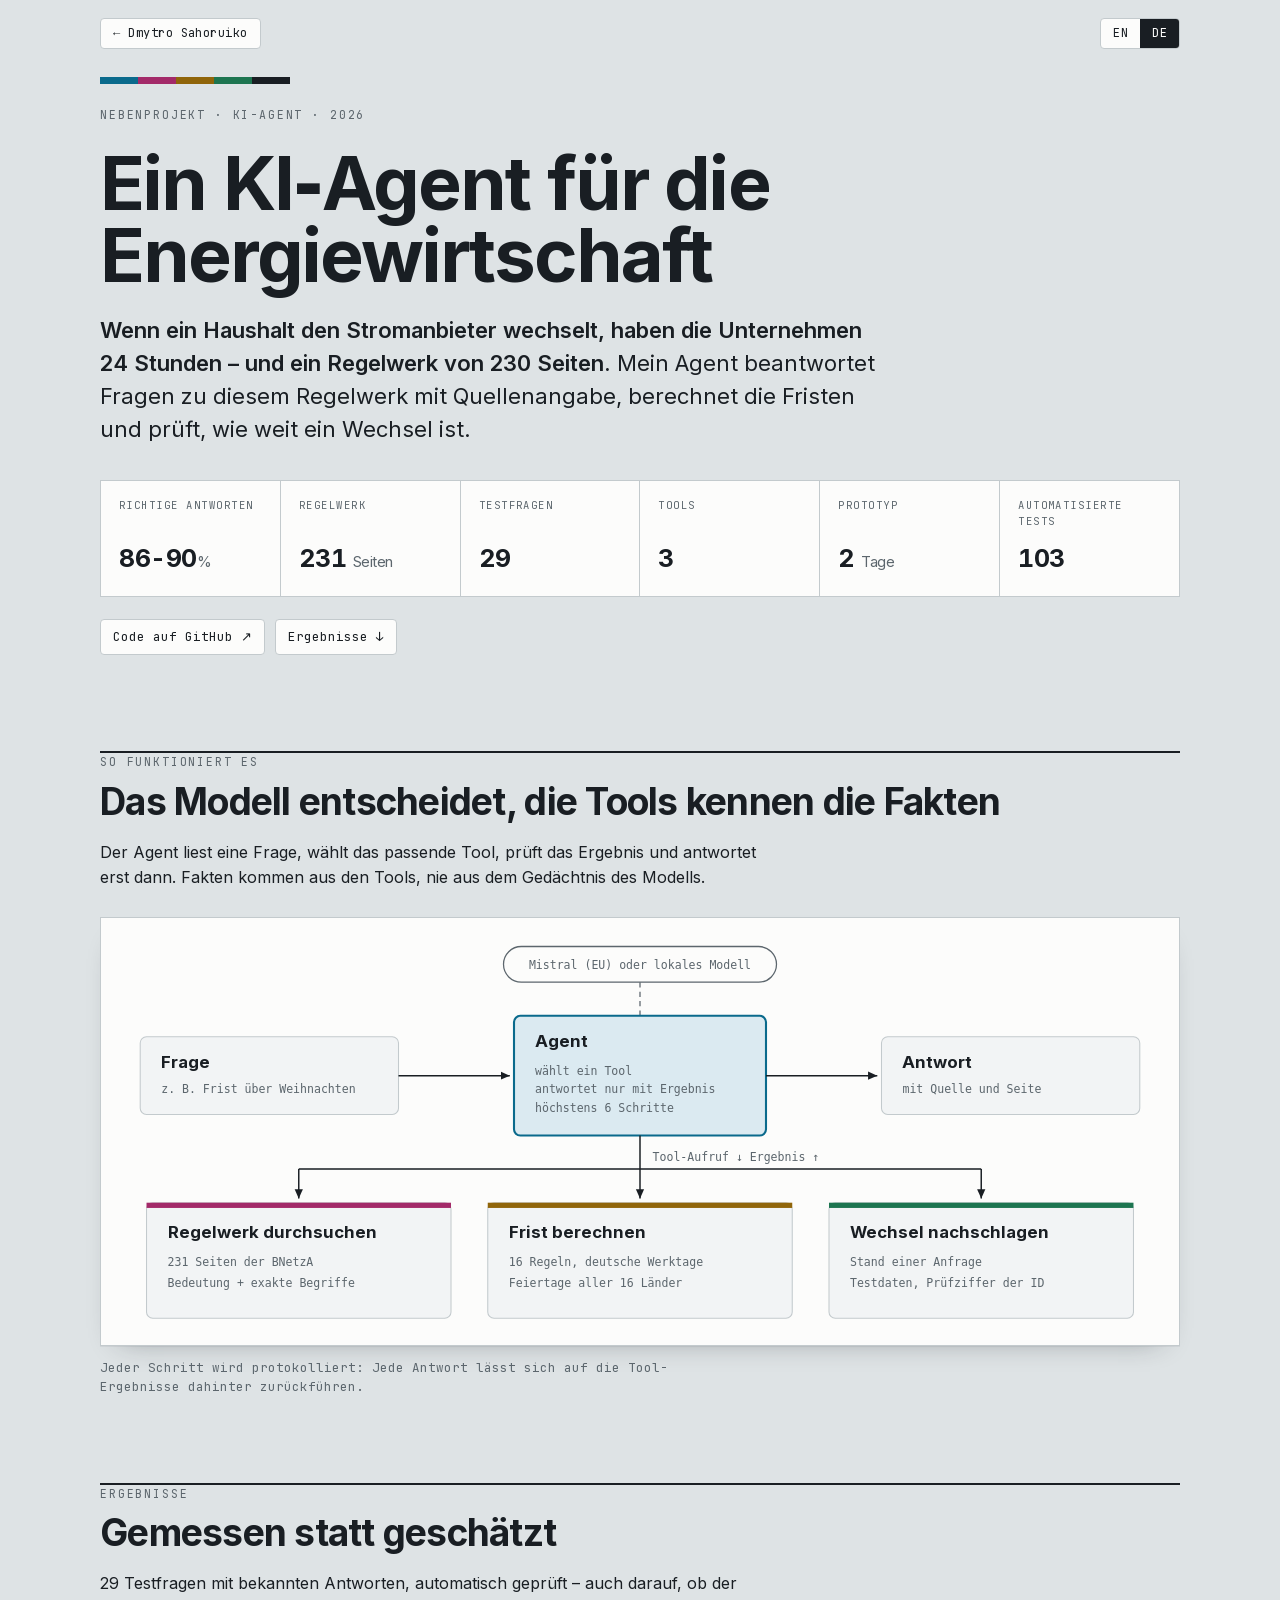
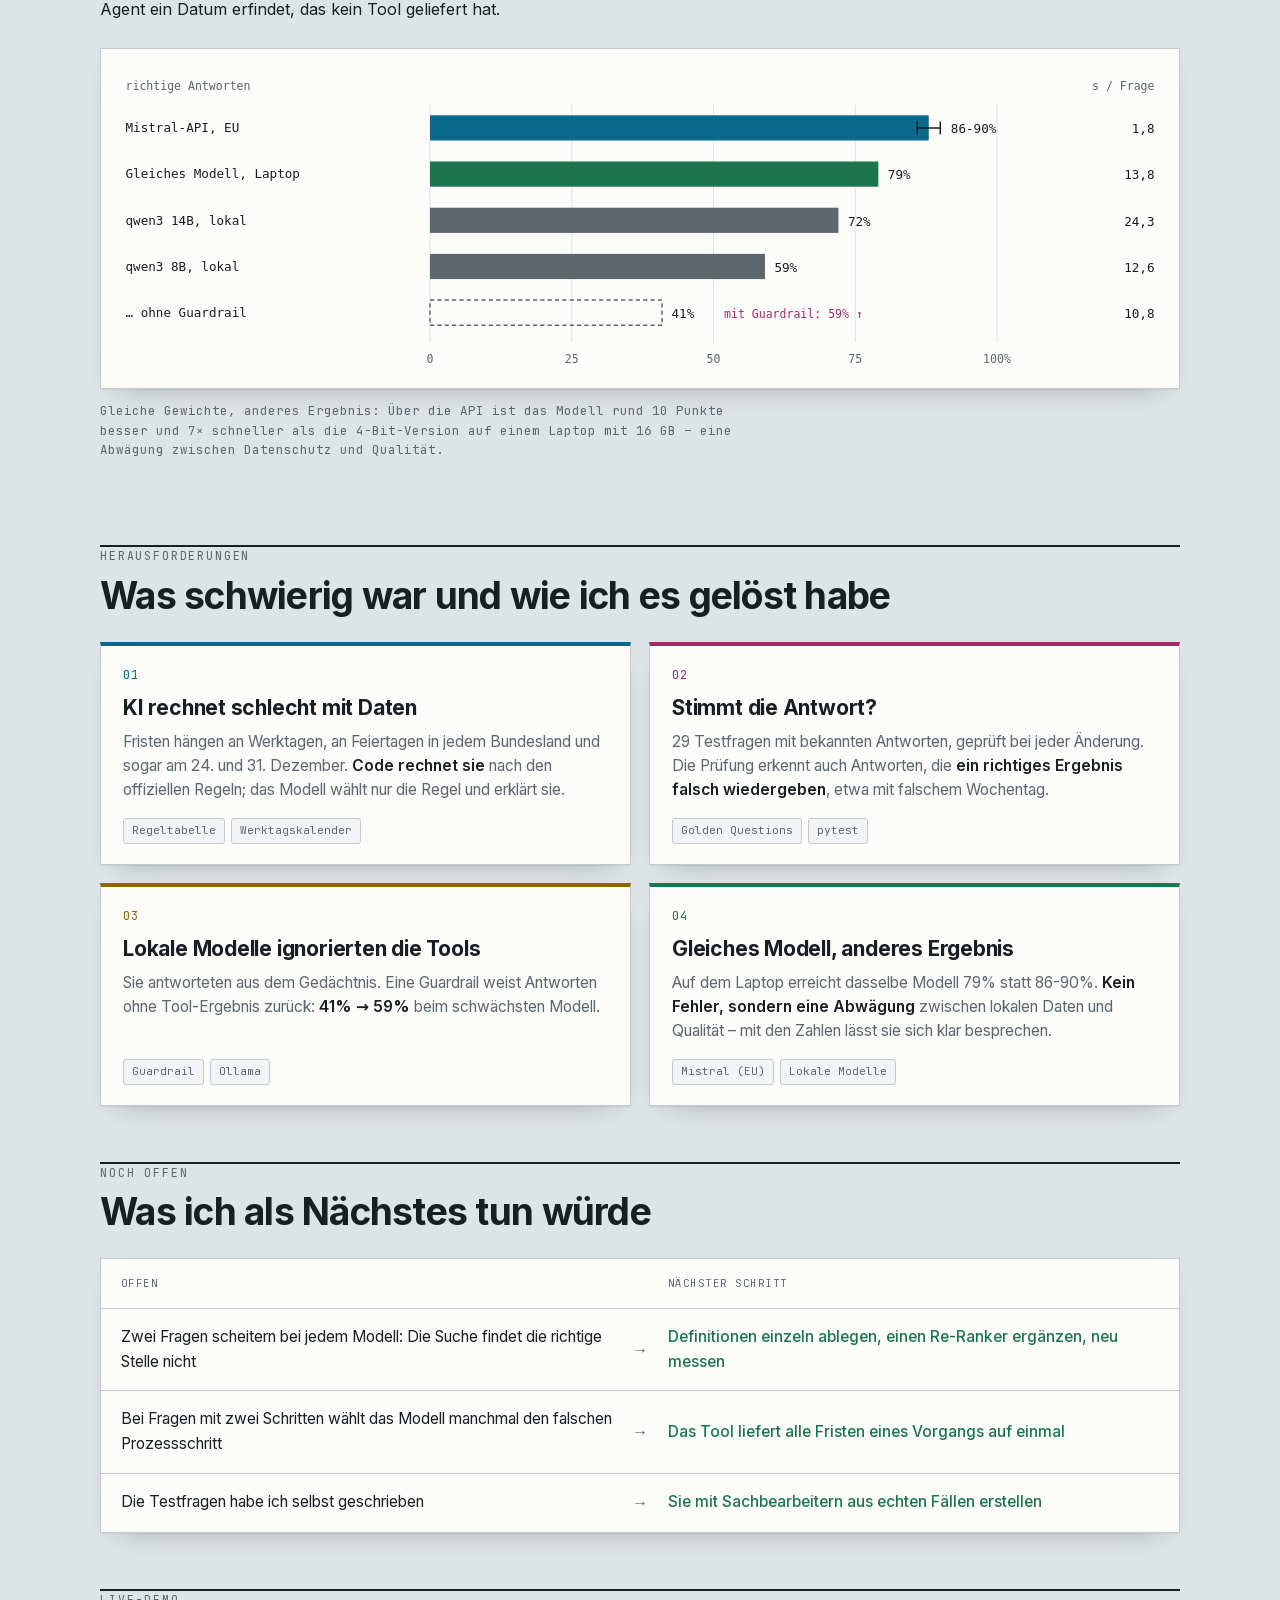
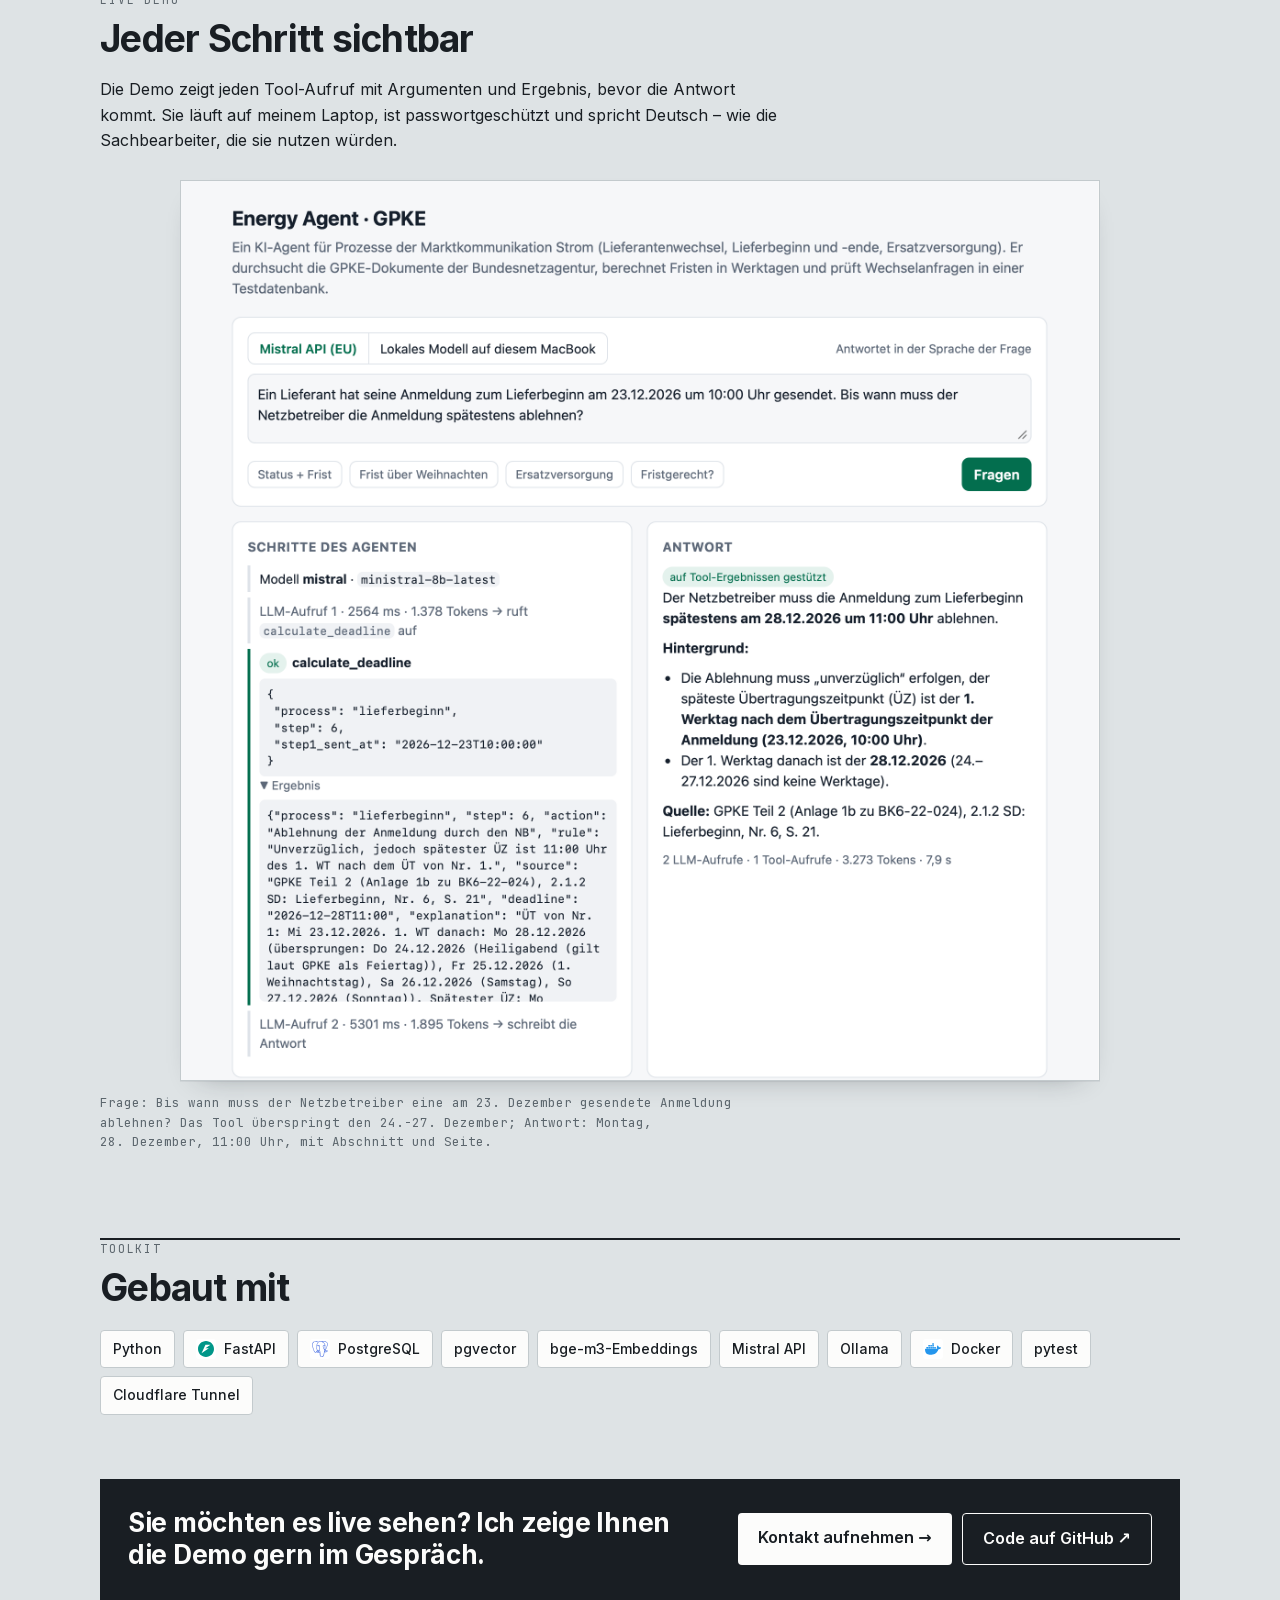
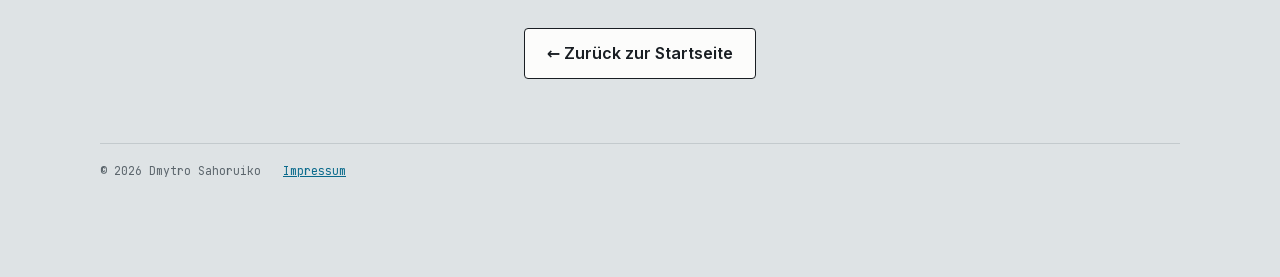
<file: energy_agent.de.html>
<!doctype html>
<html lang="de">
<head>
<meta charset="utf-8">
<meta name="viewport" content="width=device-width, initial-scale=1">
<title>Ein KI-Agent für die Energiewirtschaft</title>
<meta name="description" content="Nebenprojekt: ein KI-Agent für den Lieferantenwechsel Strom – Antworten aus dem Regelwerk der BNetzA, Fristen per Code, gemessen an 29 Testfragen.">
<link rel="stylesheet" href="fonts/fonts.css">
<style>
  :root {
    --table: #DEE3E5;
    --sheet: #FCFCFB;
    --sheet-2: #F2F4F5;
    --ink: #191E23;
    --ink-soft: #5C666D;
    --rule: #C3CACD;
    --rule-soft: #DDE2E4;
    --cyan: #0A6A8C;
    --magenta: #A32A69;
    --ochre: #90650A;
    --green: #1D7550;
    --t-cyan: #DBEAF1;
    --t-magenta: #F4E2EC;
    --t-ochre: #F2E9D4;
    --t-green: #DCEEE4;
    --shadow: 0 1px 0 rgba(25,30,35,.06), 0 12px 28px -20px rgba(25,30,35,.45);

    --display: "Inter", "Segoe UI", system-ui, -apple-system, "Helvetica Neue", Arial, sans-serif;
    --body: "Inter", "Segoe UI", system-ui, -apple-system, "Helvetica Neue", Arial, sans-serif;
    --mono: "JetBrains Mono", ui-monospace, "SF Mono", "Cascadia Mono", Consolas, Menlo, monospace;
    --mono-svg: ui-monospace, "SF Mono", "Cascadia Mono", "DejaVu Sans Mono", Menlo, Consolas, monospace;
  }
  @media (prefers-color-scheme: dark) {
    :root:not([data-theme="light"]) {
      --table: #13171A; --sheet: #1B2025; --sheet-2: #21272C; --ink: #E6E9E8; --ink-soft: #97A1A8;
      --rule: #333B41; --rule-soft: #272E33; --cyan: #5CBBD9; --magenta: #E489B4; --ochre: #D9B255;
      --green: #63C193; --t-cyan: #123340; --t-magenta: #391F2D; --t-ochre: #332A16; --t-green: #153027;
      --shadow: 0 1px 0 rgba(0,0,0,.4), 0 14px 30px -22px rgba(0,0,0,.9);
    }
  }
  :root[data-theme="dark"] {
    --table: #13171A; --sheet: #1B2025; --sheet-2: #21272C; --ink: #E6E9E8; --ink-soft: #97A1A8;
    --rule: #333B41; --rule-soft: #272E33; --cyan: #5CBBD9; --magenta: #E489B4; --ochre: #D9B255;
    --green: #63C193; --t-cyan: #123340; --t-magenta: #391F2D; --t-ochre: #332A16; --t-green: #153027;
    --shadow: 0 1px 0 rgba(0,0,0,.4), 0 14px 30px -22px rgba(0,0,0,.9);
  }

  * { box-sizing: border-box; }
  body {
    margin: 0; background: var(--table); color: var(--ink); font-family: var(--body);
    font-size: 16px; line-height: 1.6; padding: 0 20px 96px; -webkit-font-smoothing: antialiased;
  }
  .wrap { max-width: 1080px; margin: 0 auto; }
  .col { max-width: 68ch; }
  a { color: var(--cyan); }
  :focus-visible { outline: 2px solid var(--cyan); outline-offset: 3px; }

  /* top bar */
  .topbar { display: flex; justify-content: space-between; align-items: center; padding: 18px 0 0; font-family: var(--mono); font-size: 12px; letter-spacing: .04em; }
  .topbar .back { color: var(--ink); text-decoration: none; padding: 5px 12px; border: 1px solid var(--rule); border-radius: 4px; background: var(--sheet); }
  .topbar .back:hover { background: var(--sheet-2); border-color: var(--ink-soft); }
  .topbar .lang { display: flex; border: 1px solid var(--rule); border-radius: 4px; overflow: hidden; background: var(--sheet); }
  .topbar .lang a { padding: 5px 12px; text-decoration: none; color: var(--ink); }
  .topbar .lang a[aria-current] { background: var(--ink); color: var(--sheet); }

  /* masthead */
  .masthead { padding: 28px 0 40px; display: flex; flex-direction: column; gap: 22px; }
  .eyebrow { font-family: var(--mono); font-size: 11.5px; letter-spacing: .16em; text-transform: uppercase; color: var(--ink-soft); margin: 0; }
  h1 { font-family: var(--display); font-weight: 700; letter-spacing: -0.025em; font-size: clamp(42px, 7vw, 74px); line-height: .98; margin: 0; text-wrap: balance; }
  .lede { font-size: clamp(19px, 2.2vw, 22px); line-height: 1.5; max-width: 60ch; margin: 0; }
  .lede b { font-weight: 600; }
  .inkbar { display: flex; height: 7px; width: 190px; }
  .inkbar span { flex: 1; }
  .links { display: flex; flex-wrap: wrap; gap: 10px; }
  .links a { font-family: var(--mono); font-size: 12.5px; text-decoration: none; color: var(--ink); padding: 7px 12px; border: 1px solid var(--rule); border-radius: 4px; background: var(--sheet); }
  .links a:hover { border-color: var(--ink-soft); background: var(--sheet-2); }

  /* counters */
  .counters { display: flex; flex-wrap: wrap; gap: 1px; background: var(--rule); border: 1px solid var(--rule); margin: 12px 0 0; }
  .counter { flex: 1 1 15%; background: var(--sheet); padding: 16px 18px 18px; display: flex; flex-direction: column; justify-content: space-between; }
  .counter dt { font-family: var(--mono); font-size: 10.5px; letter-spacing: .14em; text-transform: uppercase; color: var(--ink-soft); margin: 0 0 8px; }
  .counter dd { margin: 0; font-family: var(--display); font-weight: 700; letter-spacing: -0.02em; font-size: 25px; font-variant-numeric: tabular-nums; white-space: nowrap; }
  .counter dd small { font-size: 15px; font-weight: 400; color: var(--ink-soft); }
  @media (max-width: 899px) { .counter { flex-basis: 30%; } }
  @media (max-width: 559px) { .counter { flex-basis: 45%; } }

  /* sections */
  section { padding: 56px 0 0; }
  h2 { font-family: var(--display); font-weight: 700; letter-spacing: -0.02em; font-size: clamp(27px, 3.4vw, 37px); line-height: 1.08; margin: 10px 0 18px; text-wrap: balance; }
  h3 { font-family: var(--display); font-weight: 700; font-size: 19px; letter-spacing: -0.01em; margin: 0 0 6px; }
  p { margin: 0 0 16px; }
  .sec-rule { border: 0; border-top: 2px solid var(--ink); margin: 0; }

  /* figures */
  figure { margin: 26px 0 30px; }
  .scroller { overflow-x: auto; background: var(--sheet); border: 1px solid var(--rule); box-shadow: var(--shadow); padding: 18px 14px 6px; }
  .scroller svg { display: block; min-width: 700px; width: 100%; height: auto; }
  figcaption { font-family: var(--mono); font-size: 12.5px; line-height: 1.55; color: var(--ink-soft); margin-top: 12px; max-width: 80ch; }
  .svg-box { fill: var(--sheet-2); stroke: var(--rule); stroke-width: 1; }
  .svg-ttl { font-family: var(--display); font-size: 16px; font-weight: 700; fill: var(--ink); }
  .svg-lbl { font-family: var(--mono-svg); font-size: 12px; fill: var(--ink); }
  .svg-sub { font-family: var(--mono-svg); font-size: 11px; fill: var(--ink-soft); }
  .svg-line { stroke: var(--ink); stroke-width: 1.4; fill: none; }
  .svg-dash { stroke: var(--ink-soft); stroke-width: 1.2; fill: none; stroke-dasharray: 5 4; }
  .svg-grid { stroke: var(--rule-soft); stroke-width: 1; }
  .shot { display: block; width: 100%; max-width: 920px; margin: 0 auto; height: auto; border: 1px solid var(--rule); box-shadow: var(--shadow); background: var(--sheet); }

  /* cards */
  .wins { display: grid; grid-template-columns: repeat(auto-fit, minmax(min(440px, 100%), 1fr)); gap: 18px; margin-top: 26px; }
  .win { background: var(--sheet); border: 1px solid var(--rule); border-top: 4px solid var(--accent, var(--ink)); box-shadow: var(--shadow); padding: 20px 22px; display: flex; flex-direction: column; gap: 10px; }
  .win .num { font-family: var(--mono); font-size: 12px; color: var(--accent, var(--ink-soft)); letter-spacing: .08em; }
  .win h3 { font-size: 21px; line-height: 1.2; margin: 0; text-wrap: balance; }
  .win p { margin: 0; font-size: 15.5px; line-height: 1.55; color: var(--ink-soft); }
  .win p b { color: var(--ink); font-weight: 600; }
  .tags { list-style: none; margin: auto 0 0; padding: 6px 0 0; display: flex; flex-wrap: wrap; gap: 6px; }
  .tags li { font-family: var(--mono); font-size: 11px; padding: 3px 8px; border: 1px solid var(--rule); border-radius: 3px; background: var(--sheet-2); color: var(--ink-soft); }

  /* open questions: problem -> next step */
  .next { margin-top: 26px; border: 1px solid var(--rule); box-shadow: var(--shadow); background: var(--rule); display: grid; gap: 1px; }
  .next > div { display: grid; grid-template-columns: 1fr 28px 1fr; gap: 0 14px; align-items: center; background: var(--sheet); padding: 16px 20px; }
  .next .open { font-size: 15.5px; }
  .next .arrow { font-family: var(--mono); color: var(--ink-soft); text-align: center; }
  .next .fix { font-size: 15.5px; color: var(--green); font-weight: 500; }
  .next-head { font-family: var(--mono); font-size: 10.5px; letter-spacing: .14em; text-transform: uppercase; color: var(--ink-soft); }
  @media (max-width: 620px) {
    .next > div { grid-template-columns: 1fr; gap: 6px; }
    .next .arrow { text-align: left; }
    .next > div.next-cols { display: none; }
  }

  /* stack */
  .stack { list-style: none; padding: 0; margin: 22px 0 0; display: flex; flex-wrap: wrap; gap: 8px; }
  .stack li { display: inline-flex; align-items: center; gap: 8px; padding: 7px 12px; background: var(--sheet); border: 1px solid var(--rule); border-radius: 4px; font-size: 14px; font-weight: 500; }
  .stack i { display: inline-flex; width: 20px; height: 20px; padding: 2px; background: #fff; border-radius: 3px; }
  .stack img { width: 100%; height: 100%; }

  /* call to action */
  .cta { margin-top: 64px; padding: 28px; background: var(--ink); color: var(--sheet); display: flex; flex-wrap: wrap; align-items: center; justify-content: space-between; gap: 18px 28px; }
  .cta p { margin: 0; font-size: clamp(20px, 2.6vw, 26px); font-weight: 700; letter-spacing: -0.01em; line-height: 1.25; max-width: 32ch; }
  .cta .btns { display: flex; flex-wrap: wrap; gap: 10px; }
  .cta a { background: var(--sheet); color: var(--ink); text-decoration: none; font-weight: 600; padding: 12px 20px; border-radius: 4px; white-space: nowrap; }
  .cta a.ghost { background: transparent; color: var(--sheet); border: 1px solid var(--sheet); }
  .cta a:hover { background: var(--sheet-2); color: var(--ink); }
  .home { display: flex; justify-content: center; margin-top: 28px; }
  .home a { display: inline-flex; align-items: center; gap: 8px; padding: 12px 22px; border: 1px solid var(--ink); border-radius: 4px; color: var(--ink); background: var(--sheet); text-decoration: none; font-weight: 600; }
  .home a:hover { background: var(--ink); color: var(--sheet); }
  footer { margin-top: 64px; border-top: 1px solid var(--rule); padding-top: 18px; font-family: var(--mono); font-size: 11.5px; color: var(--ink-soft); display: flex; flex-wrap: wrap; gap: 6px 22px; }

  @media print {
    body { background: #fff; color: #000; padding: 0; }
    .scroller, .win, .counters, .next, .shot { box-shadow: none; }
    section, figure, .win { break-inside: avoid; }
  }
</style>
</head>
<body>

<div class="wrap">
  <nav class="topbar" aria-label="Site">
    <a class="back" href="index.html?lang=de">&larr; Dmytro Sahoruiko</a>
    <div class="lang" role="group" aria-label="Language / Sprache">
      <a href="energy_agent.html" lang="en" hreflang="en" onclick="try{localStorage.setItem('lang','en')}catch(e){}">EN</a>
      <a href="energy_agent.de.html" lang="de" hreflang="de" aria-current="page" onclick="try{localStorage.setItem('lang','de')}catch(e){}">DE</a>
    </div>
  </nav>

  <header class="masthead">
    <div class="inkbar" aria-hidden="true">
      <span style="background: var(--cyan)"></span>
      <span style="background: var(--magenta)"></span>
      <span style="background: var(--ochre)"></span>
      <span style="background: var(--green)"></span>
      <span style="background: var(--ink)"></span>
    </div>
    <p class="eyebrow">Nebenprojekt &middot; KI-Agent &middot; 2026</p>
    <h1>Ein KI&#8209;Agent für die Energiewirtschaft</h1>
    <p class="lede"><b>Wenn ein Haushalt den Stromanbieter wechselt, haben die Unternehmen 24 Stunden &ndash; und ein Regelwerk von 230 Seiten.</b> Mein Agent beantwortet Fragen zu diesem Regelwerk mit Quellenangabe, berechnet die Fristen und prüft, wie weit ein Wechsel ist.</p>

    <dl class="counters">
      <div class="counter"><dt>Richtige Antworten</dt><dd>86-90<small>%</small></dd></div>
      <div class="counter"><dt>Regelwerk</dt><dd>231 <small>Seiten</small></dd></div>
      <div class="counter"><dt>Testfragen</dt><dd>29</dd></div>
      <div class="counter"><dt>Tools</dt><dd>3</dd></div>
      <div class="counter"><dt>Prototyp</dt><dd>2 <small>Tage</small></dd></div>
      <div class="counter"><dt>Automatisierte Tests</dt><dd>103</dd></div>
    </dl>

    <div class="links">
      <a href="https://github.com/sauber-null/energy-agent" target="_blank" rel="noopener">Code auf GitHub &#8599;</a>
      <a href="#results">Ergebnisse &darr;</a>
    </div>
  </header>

  <section id="how">
    <hr class="sec-rule">
    <p class="eyebrow">So funktioniert es</p>
    <h2>Das Modell entscheidet, die Tools kennen die Fakten</h2>
    <div class="col">
      <p>Der Agent liest eine Frage, wählt das passende Tool, prüft das Ergebnis und antwortet erst dann. Fakten kommen aus den Tools, nie aus dem Gedächtnis des Modells.</p>
    </div>
    <figure>
      <div class="scroller">
        <svg viewBox="0 0 1000 384" role="img" aria-label="Eine Frage geht an den Agenten, der drei Tools nutzt – Regelwerk durchsuchen, Frist berechnen, Wechsel nachschlagen – und eine Antwort mit Quelle liefert. Das Sprachmodell ist Mistral in der EU oder ein lokales Modell auf dem Laptop.">
          <defs>
            <marker id="arw" viewBox="0 0 10 10" refX="9" refY="5" markerWidth="7" markerHeight="7" orient="auto-start-reverse"><path d="M0 1L9 5L0 9z" fill="var(--ink)"/></marker>
          </defs>
          <!-- language model -->
          <rect x="370" y="10" width="260" height="34" rx="17" fill="var(--sheet)" stroke="var(--ink-soft)" stroke-width="1.2"/>
          <text class="svg-sub" x="500" y="31" text-anchor="middle">Mistral (EU)  oder  lokales Modell</text>
          <path class="svg-dash" d="M500 44V76"/>
          <!-- question, agent, answer -->
          <rect class="svg-box" x="24" y="96" width="246" height="74" rx="6"/>
          <text class="svg-ttl" x="44" y="126">Frage</text>
          <text class="svg-sub" x="44" y="150">z. B. Frist über Weihnachten</text>
          <rect x="380" y="76" width="240" height="114" rx="6" fill="var(--t-cyan)" stroke="var(--cyan)" stroke-width="2"/>
          <text class="svg-ttl" x="400" y="106">Agent</text>
          <text class="svg-sub" x="400" y="132">wählt ein Tool</text>
          <text class="svg-sub" x="400" y="150">antwortet nur mit Ergebnis</text>
          <text class="svg-sub" x="400" y="168">höchstens 6 Schritte</text>
          <rect class="svg-box" x="730" y="96" width="246" height="74" rx="6"/>
          <text class="svg-ttl" x="750" y="126">Antwort</text>
          <text class="svg-sub" x="750" y="150">mit Quelle und Seite</text>
          <path class="svg-line" d="M270 133H376" marker-end="url(#arw)"/>
          <path class="svg-line" d="M620 133H726" marker-end="url(#arw)"/>
          <!-- tool bus -->
          <path class="svg-line" d="M500 190V222M175 222H825"/>
          <path class="svg-line" d="M175 222V250" marker-end="url(#arw)"/>
          <path class="svg-line" d="M500 222V250" marker-end="url(#arw)"/>
          <path class="svg-line" d="M825 222V250" marker-end="url(#arw)"/>
          <text class="svg-sub" x="512" y="214">Tool-Aufruf &#8595;  Ergebnis &#8593;</text>
          <!-- tools -->
          <rect class="svg-box" x="30" y="254" width="290" height="110" rx="6"/>
          <rect x="30" y="254" width="290" height="5" fill="var(--magenta)"/>
          <text class="svg-ttl" x="50" y="288">Regelwerk durchsuchen</text>
          <text class="svg-sub" x="50" y="314">231 Seiten der BNetzA</text>
          <text class="svg-sub" x="50" y="334">Bedeutung + exakte Begriffe</text>
          <rect class="svg-box" x="355" y="254" width="290" height="110" rx="6"/>
          <rect x="355" y="254" width="290" height="5" fill="var(--ochre)"/>
          <text class="svg-ttl" x="375" y="288">Frist berechnen</text>
          <text class="svg-sub" x="375" y="314">16 Regeln, deutsche Werktage</text>
          <text class="svg-sub" x="375" y="334">Feiertage aller 16 Länder</text>
          <rect class="svg-box" x="680" y="254" width="290" height="110" rx="6"/>
          <rect x="680" y="254" width="290" height="5" fill="var(--green)"/>
          <text class="svg-ttl" x="700" y="288">Wechsel nachschlagen</text>
          <text class="svg-sub" x="700" y="314">Stand einer Anfrage</text>
          <text class="svg-sub" x="700" y="334">Testdaten, Prüfziffer der ID</text>
        </svg>
      </div>
      <figcaption>Jeder Schritt wird protokolliert: Jede Antwort lässt sich auf die Tool-Ergebnisse dahinter zurückführen.</figcaption>
    </figure>
  </section>

  <section id="results">
    <hr class="sec-rule">
    <p class="eyebrow">Ergebnisse</p>
    <h2>Gemessen statt geschätzt</h2>
    <div class="col">
      <p>29 Testfragen mit bekannten Antworten, automatisch geprüft &ndash; auch darauf, ob der Agent ein Datum erfindet, das kein Tool geliefert hat.</p>
    </div>
    <figure>
      <div class="scroller">
        <svg viewBox="0 0 1000 300" role="img" aria-label="Richtige Antworten bei 29 Testfragen: Mistral-API in der EU 86 bis 90 Prozent bei 1,8 Sekunden pro Frage; dasselbe Modell lokal 79 Prozent bei 13,8 Sekunden; qwen3 14B lokal 72 Prozent; qwen3 8B lokal 59 Prozent, ohne Guardrail 41 Prozent.">
          <text class="svg-sub" x="10" y="22">richtige Antworten</text>
          <text class="svg-sub" x="990" y="22" text-anchor="end">s / Frage</text>
          <!-- grid: x = 300 + 5.4 * percent -->
          <path class="svg-grid" d="M300 36V262M435 36V262M570 36V262M705 36V262M840 36V262"/>
          <text class="svg-sub" x="300" y="282" text-anchor="middle">0</text>
          <text class="svg-sub" x="435" y="282" text-anchor="middle">25</text>
          <text class="svg-sub" x="570" y="282" text-anchor="middle">50</text>
          <text class="svg-sub" x="705" y="282" text-anchor="middle">75</text>
          <text class="svg-sub" x="840" y="282" text-anchor="middle">100%</text>
          <!-- rows -->
          <text class="svg-lbl" x="10" y="62">Mistral-API, EU</text>
          <rect x="300" y="46" width="475" height="24" fill="var(--cyan)"/>
          <path d="M764 58H786M764 52V64M786 52V64" stroke="var(--ink)" stroke-width="1.4" fill="none"/>
          <text class="svg-lbl" x="796" y="63">86-90%</text>
          <text class="svg-lbl" x="990" y="63" text-anchor="end">1,8</text>

          <text class="svg-lbl" x="10" y="106">Gleiches Modell, Laptop</text>
          <rect x="300" y="90" width="427" height="24" fill="var(--green)"/>
          <text class="svg-lbl" x="736" y="107">79%</text>
          <text class="svg-lbl" x="990" y="107" text-anchor="end">13,8</text>

          <text class="svg-lbl" x="10" y="150">qwen3 14B, lokal</text>
          <rect x="300" y="134" width="389" height="24" fill="var(--ink-soft)"/>
          <text class="svg-lbl" x="698" y="151">72%</text>
          <text class="svg-lbl" x="990" y="151" text-anchor="end">24,3</text>

          <text class="svg-lbl" x="10" y="194">qwen3 8B, lokal</text>
          <rect x="300" y="178" width="319" height="24" fill="var(--ink-soft)"/>
          <text class="svg-lbl" x="628" y="195">59%</text>
          <text class="svg-lbl" x="990" y="195" text-anchor="end">12,6</text>

          <text class="svg-lbl" x="10" y="238">&hellip; ohne Guardrail</text>
          <rect x="300" y="222" width="221" height="24" fill="none" stroke="var(--ink-soft)" stroke-width="1.4" stroke-dasharray="4 3"/>
          <text class="svg-lbl" x="530" y="239">41%</text>
          <text class="svg-sub" x="580" y="239" style="fill: var(--magenta)">mit Guardrail: 59% &#8593;</text>
          <text class="svg-lbl" x="990" y="239" text-anchor="end">10,8</text>
        </svg>
      </div>
      <figcaption>Gleiche Gewichte, anderes Ergebnis: Über die API ist das Modell rund 10 Punkte besser und 7&times; schneller als die 4-Bit-Version auf einem Laptop mit 16&nbsp;GB &ndash; eine Abwägung zwischen Datenschutz und Qualität.</figcaption>
    </figure>
  </section>

  <section id="hard">
    <hr class="sec-rule">
    <p class="eyebrow">Herausforderungen</p>
    <h2>Was schwierig war und wie ich es gelöst habe</h2>
    <div class="wins">
      <article class="win" style="--accent: var(--cyan)">
        <span class="num">01</span>
        <h3>KI rechnet schlecht mit Daten</h3>
        <p>Fristen hängen an Werktagen, an Feiertagen in jedem Bundesland und sogar am 24. und 31. Dezember. <b>Code rechnet sie</b> nach den offiziellen Regeln; das Modell wählt nur die Regel und erklärt sie.</p>
        <ul class="tags"><li>Regeltabelle</li><li>Werktagskalender</li></ul>
      </article>
      <article class="win" style="--accent: var(--magenta)">
        <span class="num">02</span>
        <h3>Stimmt die Antwort?</h3>
        <p>29 Testfragen mit bekannten Antworten, geprüft bei jeder Änderung. Die Prüfung erkennt auch Antworten, die <b>ein richtiges Ergebnis falsch wiedergeben</b>, etwa mit falschem Wochentag.</p>
        <ul class="tags"><li>Golden Questions</li><li>pytest</li></ul>
      </article>
      <article class="win" style="--accent: var(--ochre)">
        <span class="num">03</span>
        <h3>Lokale Modelle ignorierten die Tools</h3>
        <p>Sie antworteten aus dem Gedächtnis. Eine Guardrail weist Antworten ohne Tool-Ergebnis zurück: <b>41% &rarr; 59%</b> beim schwächsten Modell.</p>
        <ul class="tags"><li>Guardrail</li><li>Ollama</li></ul>
      </article>
      <article class="win" style="--accent: var(--green)">
        <span class="num">04</span>
        <h3>Gleiches Modell, anderes Ergebnis</h3>
        <p>Auf dem Laptop erreicht dasselbe Modell 79% statt 86-90%. <b>Kein Fehler, sondern eine Abwägung</b> zwischen lokalen Daten und Qualität &ndash; mit den Zahlen lässt sie sich klar besprechen.</p>
        <ul class="tags"><li>Mistral (EU)</li><li>Lokale Modelle</li></ul>
      </article>
    </div>
  </section>

  <section id="next">
    <hr class="sec-rule">
    <p class="eyebrow">Noch offen</p>
    <h2>Was ich als Nächstes tun würde</h2>
    <div class="next">
      <div class="next-cols"><span class="next-head">Offen</span><span></span><span class="next-head">Nächster Schritt</span></div>
      <div><span class="open">Zwei Fragen scheitern bei jedem Modell: Die Suche findet die richtige Stelle nicht</span><span class="arrow">&rarr;</span><span class="fix">Definitionen einzeln ablegen, einen Re-Ranker ergänzen, neu messen</span></div>
      <div><span class="open">Bei Fragen mit zwei Schritten wählt das Modell manchmal den falschen Prozessschritt</span><span class="arrow">&rarr;</span><span class="fix">Das Tool liefert alle Fristen eines Vorgangs auf einmal</span></div>
      <div><span class="open">Die Testfragen habe ich selbst geschrieben</span><span class="arrow">&rarr;</span><span class="fix">Sie mit Sachbearbeitern aus echten Fällen erstellen</span></div>
    </div>
  </section>

  <section id="demo">
    <hr class="sec-rule">
    <p class="eyebrow">Live-Demo</p>
    <h2>Jeder Schritt sichtbar</h2>
    <div class="col">
      <p>Die Demo zeigt jeden Tool-Aufruf mit Argumenten und Ergebnis, bevor die Antwort kommt. Sie läuft auf meinem Laptop, ist passwortgeschützt und spricht Deutsch &ndash; wie die Sachbearbeiter, die sie nutzen würden.</p>
    </div>
    <figure>
      <img class="shot" src="images/energy-agent-demo.png" width="2000" height="1960" loading="lazy" alt="Demo-Seite: Der Agent ruft calculate_deadline für eine am 23. Dezember gesendete Anmeldung auf, überspringt die Weihnachtsfeiertage und antwortet: 28. Dezember 2026, 11:00 Uhr, mit Quelle.">
      <figcaption>Frage: Bis wann muss der Netzbetreiber eine am 23.&nbsp;Dezember gesendete Anmeldung ablehnen? Das Tool überspringt den 24.-27.&nbsp;Dezember; Antwort: Montag, 28.&nbsp;Dezember, 11:00 Uhr, mit Abschnitt und Seite.</figcaption>
    </figure>
  </section>

  <section id="stack">
    <hr class="sec-rule">
    <p class="eyebrow">Toolkit</p>
    <h2>Gebaut mit</h2>
    <ul class="stack">
      <li>Python</li>
      <li><i><img src="icons/fastapi.svg" alt=""></i>FastAPI</li>
      <li><i><img src="icons/postgresql.svg" alt=""></i>PostgreSQL</li>
      <li>pgvector</li>
      <li>bge-m3-Embeddings</li>
      <li>Mistral API</li>
      <li>Ollama</li>
      <li><i><img src="icons/docker.svg" alt=""></i>Docker</li>
      <li>pytest</li>
      <li>Cloudflare Tunnel</li>
    </ul>
  </section>

  <div class="cta">
    <p>Sie möchten es live sehen? Ich zeige Ihnen die Demo gern im Gespräch.</p>
    <div class="btns">
      <a href="index.html?lang=de#contact">Kontakt aufnehmen &rarr;</a>
      <a class="ghost" href="https://github.com/sauber-null/energy-agent" target="_blank" rel="noopener">Code auf GitHub &#8599;</a>
    </div>
  </div>

  <nav class="home"><a href="index.html?lang=de">&larr; Zurück zur Startseite</a></nav>

  <footer><span>© 2026 Dmytro Sahoruiko</span><a href="impressum.de.html">Impressum</a></footer>

</div>
<script data-goatcounter="https://zahoruiko.goatcounter.com/count"
        async src="https://gc.zgo.at/count.js"></script>
</body></html>
</file>
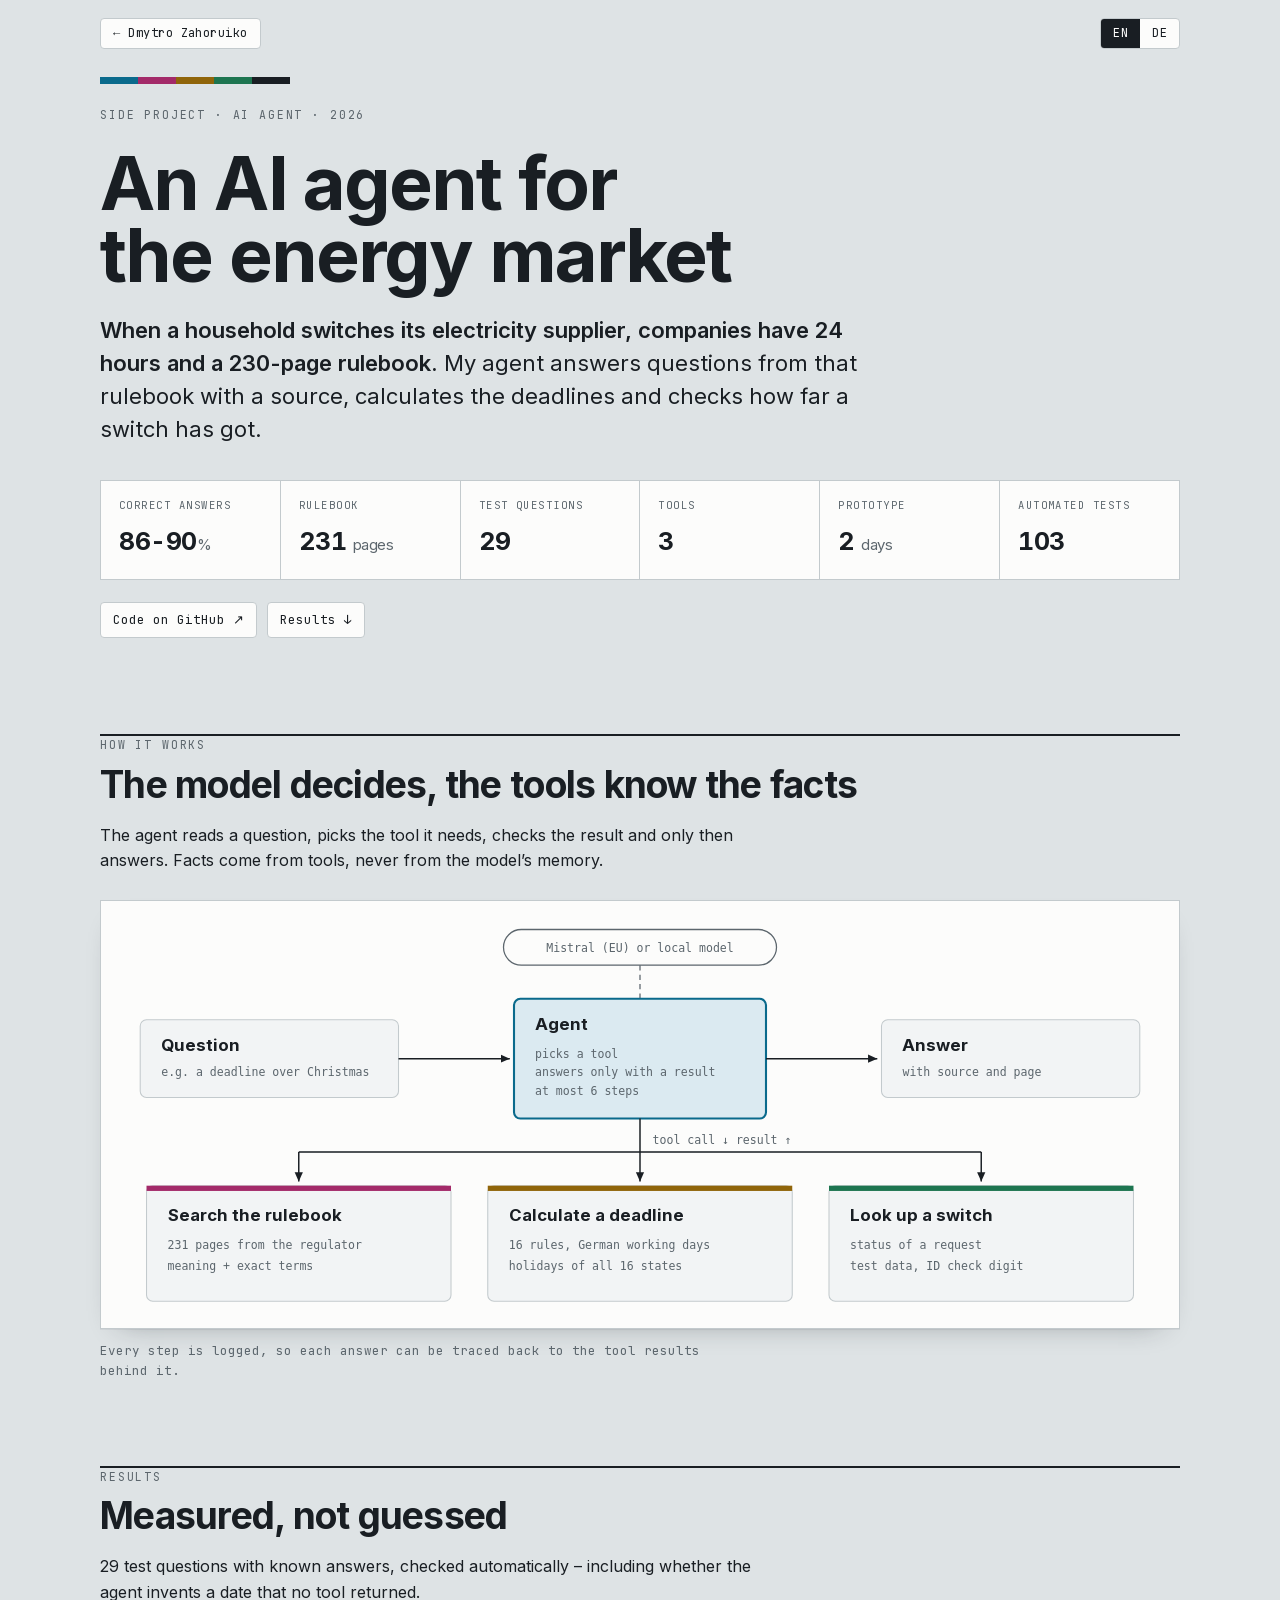
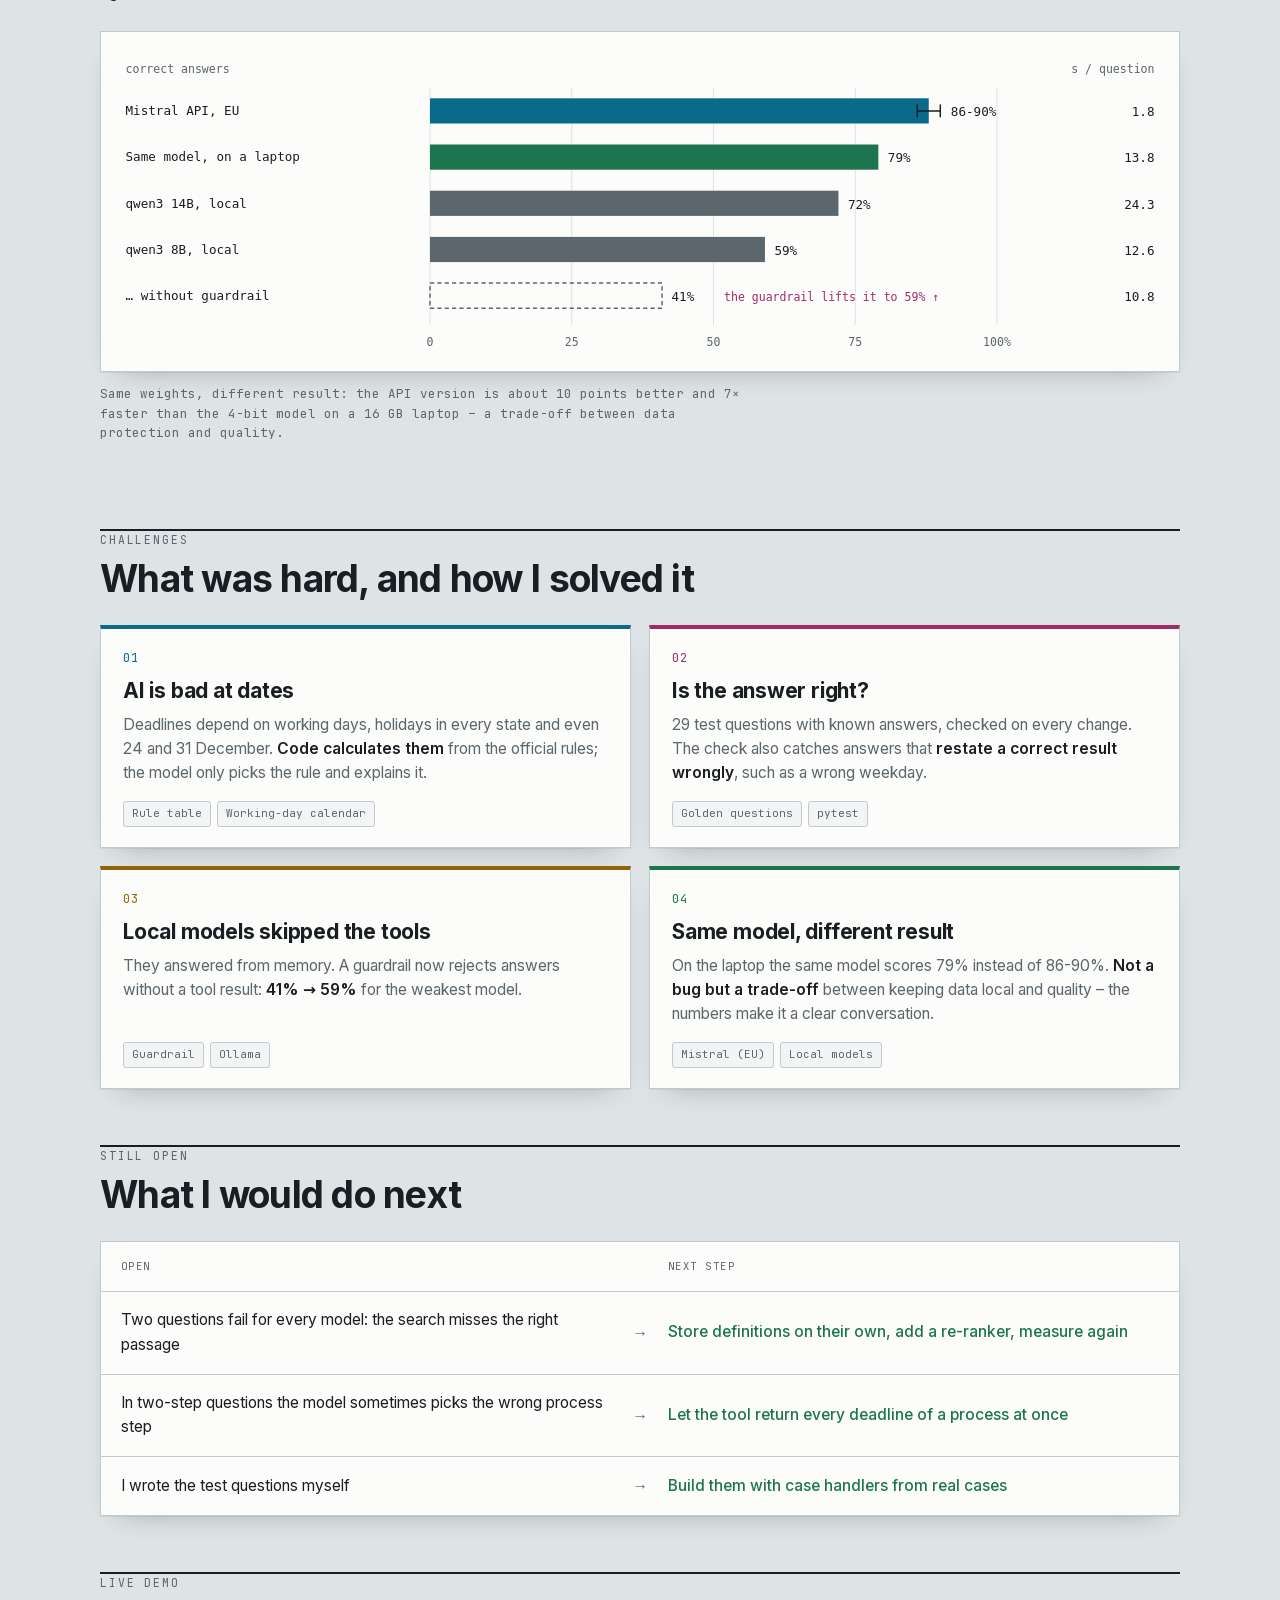
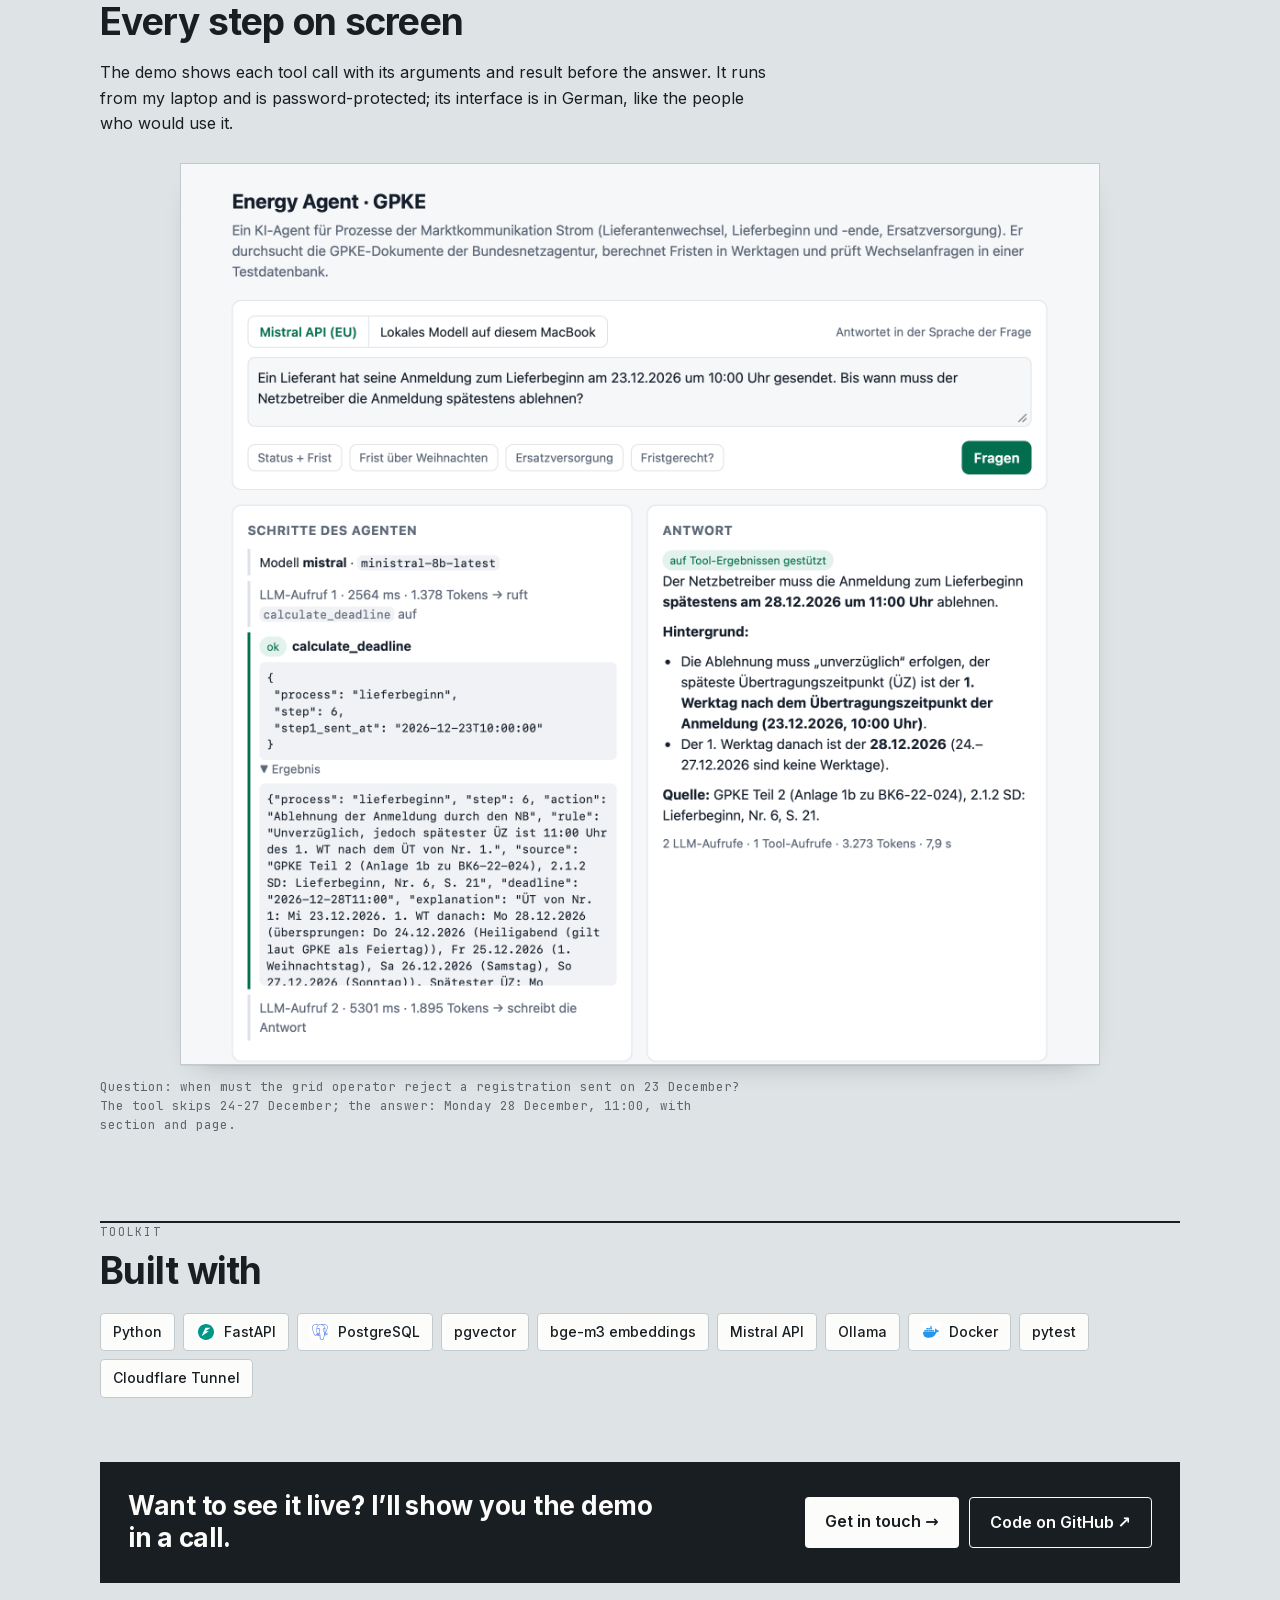
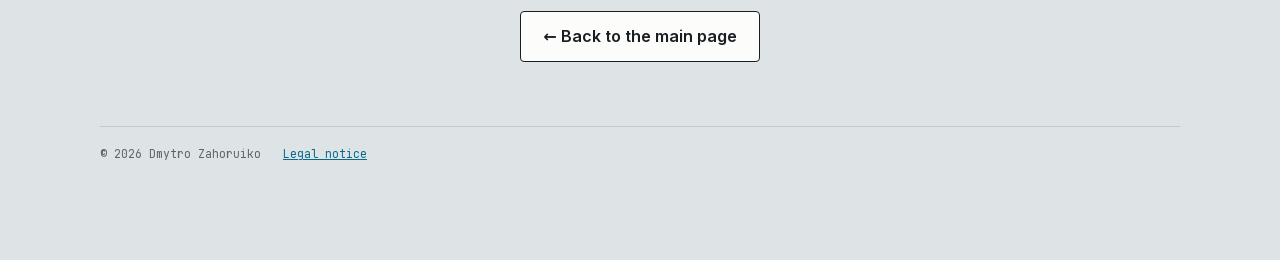
<file: energy_agent.html>
<!doctype html>
<html lang="en">
<head>
<meta charset="utf-8">
<meta name="viewport" content="width=device-width, initial-scale=1">
<title>An AI agent for the energy market</title>
<meta name="description" content="Side project: an AI agent for German electricity supplier switches – answers from the official rulebook, deadlines by code, measured on 29 test questions.">
<link rel="stylesheet" href="fonts/fonts.css">
<style>
  :root {
    --table: #DEE3E5;
    --sheet: #FCFCFB;
    --sheet-2: #F2F4F5;
    --ink: #191E23;
    --ink-soft: #5C666D;
    --rule: #C3CACD;
    --rule-soft: #DDE2E4;
    --cyan: #0A6A8C;
    --magenta: #A32A69;
    --ochre: #90650A;
    --green: #1D7550;
    --t-cyan: #DBEAF1;
    --t-magenta: #F4E2EC;
    --t-ochre: #F2E9D4;
    --t-green: #DCEEE4;
    --shadow: 0 1px 0 rgba(25,30,35,.06), 0 12px 28px -20px rgba(25,30,35,.45);

    --display: "Inter", "Segoe UI", system-ui, -apple-system, "Helvetica Neue", Arial, sans-serif;
    --body: "Inter", "Segoe UI", system-ui, -apple-system, "Helvetica Neue", Arial, sans-serif;
    --mono: "JetBrains Mono", ui-monospace, "SF Mono", "Cascadia Mono", Consolas, Menlo, monospace;
    --mono-svg: ui-monospace, "SF Mono", "Cascadia Mono", "DejaVu Sans Mono", Menlo, Consolas, monospace;
  }
  @media (prefers-color-scheme: dark) {
    :root:not([data-theme="light"]) {
      --table: #13171A; --sheet: #1B2025; --sheet-2: #21272C; --ink: #E6E9E8; --ink-soft: #97A1A8;
      --rule: #333B41; --rule-soft: #272E33; --cyan: #5CBBD9; --magenta: #E489B4; --ochre: #D9B255;
      --green: #63C193; --t-cyan: #123340; --t-magenta: #391F2D; --t-ochre: #332A16; --t-green: #153027;
      --shadow: 0 1px 0 rgba(0,0,0,.4), 0 14px 30px -22px rgba(0,0,0,.9);
    }
  }
  :root[data-theme="dark"] {
    --table: #13171A; --sheet: #1B2025; --sheet-2: #21272C; --ink: #E6E9E8; --ink-soft: #97A1A8;
    --rule: #333B41; --rule-soft: #272E33; --cyan: #5CBBD9; --magenta: #E489B4; --ochre: #D9B255;
    --green: #63C193; --t-cyan: #123340; --t-magenta: #391F2D; --t-ochre: #332A16; --t-green: #153027;
    --shadow: 0 1px 0 rgba(0,0,0,.4), 0 14px 30px -22px rgba(0,0,0,.9);
  }

  * { box-sizing: border-box; }
  body {
    margin: 0; background: var(--table); color: var(--ink); font-family: var(--body);
    font-size: 16px; line-height: 1.6; padding: 0 20px 96px; -webkit-font-smoothing: antialiased;
  }
  .wrap { max-width: 1080px; margin: 0 auto; }
  .col { max-width: 68ch; }
  a { color: var(--cyan); }
  :focus-visible { outline: 2px solid var(--cyan); outline-offset: 3px; }

  /* top bar */
  .topbar { display: flex; justify-content: space-between; align-items: center; padding: 18px 0 0; font-family: var(--mono); font-size: 12px; letter-spacing: .04em; }
  .topbar .back { color: var(--ink); text-decoration: none; padding: 5px 12px; border: 1px solid var(--rule); border-radius: 4px; background: var(--sheet); }
  .topbar .back:hover { background: var(--sheet-2); border-color: var(--ink-soft); }
  .topbar .lang { display: flex; border: 1px solid var(--rule); border-radius: 4px; overflow: hidden; background: var(--sheet); }
  .topbar .lang a { padding: 5px 12px; text-decoration: none; color: var(--ink); }
  .topbar .lang a[aria-current] { background: var(--ink); color: var(--sheet); }

  /* masthead */
  .masthead { padding: 28px 0 40px; display: flex; flex-direction: column; gap: 22px; }
  .eyebrow { font-family: var(--mono); font-size: 11.5px; letter-spacing: .16em; text-transform: uppercase; color: var(--ink-soft); margin: 0; }
  h1 { font-family: var(--display); font-weight: 700; letter-spacing: -0.025em; font-size: clamp(42px, 7vw, 74px); line-height: .98; margin: 0; text-wrap: balance; }
  .lede { font-size: clamp(19px, 2.2vw, 22px); line-height: 1.5; max-width: 60ch; margin: 0; }
  .lede b { font-weight: 600; }
  .inkbar { display: flex; height: 7px; width: 190px; }
  .inkbar span { flex: 1; }
  .links { display: flex; flex-wrap: wrap; gap: 10px; }
  .links a { font-family: var(--mono); font-size: 12.5px; text-decoration: none; color: var(--ink); padding: 7px 12px; border: 1px solid var(--rule); border-radius: 4px; background: var(--sheet); }
  .links a:hover { border-color: var(--ink-soft); background: var(--sheet-2); }

  /* counters */
  .counters { display: flex; flex-wrap: wrap; gap: 1px; background: var(--rule); border: 1px solid var(--rule); margin: 12px 0 0; }
  .counter { flex: 1 1 15%; background: var(--sheet); padding: 16px 18px 18px; display: flex; flex-direction: column; justify-content: space-between; }
  .counter dt { font-family: var(--mono); font-size: 10.5px; letter-spacing: .14em; text-transform: uppercase; color: var(--ink-soft); margin: 0 0 8px; }
  .counter dd { margin: 0; font-family: var(--display); font-weight: 700; letter-spacing: -0.02em; font-size: 25px; font-variant-numeric: tabular-nums; white-space: nowrap; }
  .counter dd small { font-size: 15px; font-weight: 400; color: var(--ink-soft); }
  @media (max-width: 899px) { .counter { flex-basis: 30%; } }
  @media (max-width: 559px) { .counter { flex-basis: 45%; } }

  /* sections */
  section { padding: 56px 0 0; }
  h2 { font-family: var(--display); font-weight: 700; letter-spacing: -0.02em; font-size: clamp(27px, 3.4vw, 37px); line-height: 1.08; margin: 10px 0 18px; text-wrap: balance; }
  h3 { font-family: var(--display); font-weight: 700; font-size: 19px; letter-spacing: -0.01em; margin: 0 0 6px; }
  p { margin: 0 0 16px; }
  .sec-rule { border: 0; border-top: 2px solid var(--ink); margin: 0; }

  /* figures */
  figure { margin: 26px 0 30px; }
  .scroller { overflow-x: auto; background: var(--sheet); border: 1px solid var(--rule); box-shadow: var(--shadow); padding: 18px 14px 6px; }
  .scroller svg { display: block; min-width: 700px; width: 100%; height: auto; }
  figcaption { font-family: var(--mono); font-size: 12.5px; line-height: 1.55; color: var(--ink-soft); margin-top: 12px; max-width: 80ch; }
  .svg-box { fill: var(--sheet-2); stroke: var(--rule); stroke-width: 1; }
  .svg-ttl { font-family: var(--display); font-size: 16px; font-weight: 700; fill: var(--ink); }
  .svg-lbl { font-family: var(--mono-svg); font-size: 12px; fill: var(--ink); }
  .svg-sub { font-family: var(--mono-svg); font-size: 11px; fill: var(--ink-soft); }
  .svg-line { stroke: var(--ink); stroke-width: 1.4; fill: none; }
  .svg-dash { stroke: var(--ink-soft); stroke-width: 1.2; fill: none; stroke-dasharray: 5 4; }
  .svg-grid { stroke: var(--rule-soft); stroke-width: 1; }
  .shot { display: block; width: 100%; max-width: 920px; margin: 0 auto; height: auto; border: 1px solid var(--rule); box-shadow: var(--shadow); background: var(--sheet); }

  /* cards */
  .wins { display: grid; grid-template-columns: repeat(auto-fit, minmax(min(440px, 100%), 1fr)); gap: 18px; margin-top: 26px; }
  .win { background: var(--sheet); border: 1px solid var(--rule); border-top: 4px solid var(--accent, var(--ink)); box-shadow: var(--shadow); padding: 20px 22px; display: flex; flex-direction: column; gap: 10px; }
  .win .num { font-family: var(--mono); font-size: 12px; color: var(--accent, var(--ink-soft)); letter-spacing: .08em; }
  .win h3 { font-size: 21px; line-height: 1.2; margin: 0; text-wrap: balance; }
  .win p { margin: 0; font-size: 15.5px; line-height: 1.55; color: var(--ink-soft); }
  .win p b { color: var(--ink); font-weight: 600; }
  .tags { list-style: none; margin: auto 0 0; padding: 6px 0 0; display: flex; flex-wrap: wrap; gap: 6px; }
  .tags li { font-family: var(--mono); font-size: 11px; padding: 3px 8px; border: 1px solid var(--rule); border-radius: 3px; background: var(--sheet-2); color: var(--ink-soft); }

  /* open questions: problem -> next step */
  .next { margin-top: 26px; border: 1px solid var(--rule); box-shadow: var(--shadow); background: var(--rule); display: grid; gap: 1px; }
  .next > div { display: grid; grid-template-columns: 1fr 28px 1fr; gap: 0 14px; align-items: center; background: var(--sheet); padding: 16px 20px; }
  .next .open { font-size: 15.5px; }
  .next .arrow { font-family: var(--mono); color: var(--ink-soft); text-align: center; }
  .next .fix { font-size: 15.5px; color: var(--green); font-weight: 500; }
  .next-head { font-family: var(--mono); font-size: 10.5px; letter-spacing: .14em; text-transform: uppercase; color: var(--ink-soft); }
  @media (max-width: 620px) {
    .next > div { grid-template-columns: 1fr; gap: 6px; }
    .next .arrow { text-align: left; }
    .next > div.next-cols { display: none; }
  }

  /* stack */
  .stack { list-style: none; padding: 0; margin: 22px 0 0; display: flex; flex-wrap: wrap; gap: 8px; }
  .stack li { display: inline-flex; align-items: center; gap: 8px; padding: 7px 12px; background: var(--sheet); border: 1px solid var(--rule); border-radius: 4px; font-size: 14px; font-weight: 500; }
  .stack i { display: inline-flex; width: 20px; height: 20px; padding: 2px; background: #fff; border-radius: 3px; }
  .stack img { width: 100%; height: 100%; }

  /* call to action */
  .cta { margin-top: 64px; padding: 28px; background: var(--ink); color: var(--sheet); display: flex; flex-wrap: wrap; align-items: center; justify-content: space-between; gap: 18px 28px; }
  .cta p { margin: 0; font-size: clamp(20px, 2.6vw, 26px); font-weight: 700; letter-spacing: -0.01em; line-height: 1.25; max-width: 32ch; }
  .cta .btns { display: flex; flex-wrap: wrap; gap: 10px; }
  .cta a { background: var(--sheet); color: var(--ink); text-decoration: none; font-weight: 600; padding: 12px 20px; border-radius: 4px; white-space: nowrap; }
  .cta a.ghost { background: transparent; color: var(--sheet); border: 1px solid var(--sheet); }
  .cta a:hover { background: var(--sheet-2); color: var(--ink); }
  .home { display: flex; justify-content: center; margin-top: 28px; }
  .home a { display: inline-flex; align-items: center; gap: 8px; padding: 12px 22px; border: 1px solid var(--ink); border-radius: 4px; color: var(--ink); background: var(--sheet); text-decoration: none; font-weight: 600; }
  .home a:hover { background: var(--ink); color: var(--sheet); }
  footer { margin-top: 64px; border-top: 1px solid var(--rule); padding-top: 18px; font-family: var(--mono); font-size: 11.5px; color: var(--ink-soft); display: flex; flex-wrap: wrap; gap: 6px 22px; }

  @media print {
    body { background: #fff; color: #000; padding: 0; }
    .scroller, .win, .counters, .next, .shot { box-shadow: none; }
    section, figure, .win { break-inside: avoid; }
  }
</style>
</head>
<body>

<div class="wrap">
  <nav class="topbar" aria-label="Site">
    <a class="back" href="index.html?lang=en">&larr; Dmytro Zahoruiko</a>
    <div class="lang" role="group" aria-label="Language / Sprache">
      <a href="energy_agent.html" lang="en" hreflang="en" aria-current="page" onclick="try{localStorage.setItem('lang','en')}catch(e){}">EN</a>
      <a href="energy_agent.de.html" lang="de" hreflang="de" onclick="try{localStorage.setItem('lang','de')}catch(e){}">DE</a>
    </div>
  </nav>

  <header class="masthead">
    <div class="inkbar" aria-hidden="true">
      <span style="background: var(--cyan)"></span>
      <span style="background: var(--magenta)"></span>
      <span style="background: var(--ochre)"></span>
      <span style="background: var(--green)"></span>
      <span style="background: var(--ink)"></span>
    </div>
    <p class="eyebrow">Side project &middot; AI agent &middot; 2026</p>
    <h1>An AI agent for the energy market</h1>
    <p class="lede"><b>When a household switches its electricity supplier, companies have 24 hours and a 230-page rulebook.</b> My agent answers questions from that rulebook with a source, calculates the deadlines and checks how far a switch has got.</p>

    <dl class="counters">
      <div class="counter"><dt>Correct answers</dt><dd>86-90<small>%</small></dd></div>
      <div class="counter"><dt>Rulebook</dt><dd>231 <small>pages</small></dd></div>
      <div class="counter"><dt>Test questions</dt><dd>29</dd></div>
      <div class="counter"><dt>Tools</dt><dd>3</dd></div>
      <div class="counter"><dt>Prototype</dt><dd>2 <small>days</small></dd></div>
      <div class="counter"><dt>Automated tests</dt><dd>103</dd></div>
    </dl>

    <div class="links">
      <a href="https://github.com/sauber-null/energy-agent" target="_blank" rel="noopener">Code on GitHub &#8599;</a>
      <a href="#results">Results &darr;</a>
    </div>
  </header>

  <section id="how">
    <hr class="sec-rule">
    <p class="eyebrow">How it works</p>
    <h2>The model decides, the tools know the facts</h2>
    <div class="col">
      <p>The agent reads a question, picks the tool it needs, checks the result and only then answers. Facts come from tools, never from the model&rsquo;s memory.</p>
    </div>
    <figure>
      <div class="scroller">
        <svg viewBox="0 0 1000 384" role="img" aria-label="A question goes to the agent, which uses three tools – search the rulebook, calculate a deadline, look up a switch – and returns an answer with its source. The language model is either Mistral in the EU or a local model on the laptop.">
          <defs>
            <marker id="arw" viewBox="0 0 10 10" refX="9" refY="5" markerWidth="7" markerHeight="7" orient="auto-start-reverse"><path d="M0 1L9 5L0 9z" fill="var(--ink)"/></marker>
          </defs>
          <!-- language model -->
          <rect x="370" y="10" width="260" height="34" rx="17" fill="var(--sheet)" stroke="var(--ink-soft)" stroke-width="1.2"/>
          <text class="svg-sub" x="500" y="31" text-anchor="middle">Mistral (EU)  or  local model</text>
          <path class="svg-dash" d="M500 44V76"/>
          <!-- question, agent, answer -->
          <rect class="svg-box" x="24" y="96" width="246" height="74" rx="6"/>
          <text class="svg-ttl" x="44" y="126">Question</text>
          <text class="svg-sub" x="44" y="150">e.g. a deadline over Christmas</text>
          <rect x="380" y="76" width="240" height="114" rx="6" fill="var(--t-cyan)" stroke="var(--cyan)" stroke-width="2"/>
          <text class="svg-ttl" x="400" y="106">Agent</text>
          <text class="svg-sub" x="400" y="132">picks a tool</text>
          <text class="svg-sub" x="400" y="150">answers only with a result</text>
          <text class="svg-sub" x="400" y="168">at most 6 steps</text>
          <rect class="svg-box" x="730" y="96" width="246" height="74" rx="6"/>
          <text class="svg-ttl" x="750" y="126">Answer</text>
          <text class="svg-sub" x="750" y="150">with source and page</text>
          <path class="svg-line" d="M270 133H376" marker-end="url(#arw)"/>
          <path class="svg-line" d="M620 133H726" marker-end="url(#arw)"/>
          <!-- tool bus -->
          <path class="svg-line" d="M500 190V222M175 222H825"/>
          <path class="svg-line" d="M175 222V250" marker-end="url(#arw)"/>
          <path class="svg-line" d="M500 222V250" marker-end="url(#arw)"/>
          <path class="svg-line" d="M825 222V250" marker-end="url(#arw)"/>
          <text class="svg-sub" x="512" y="214">tool call &#8595;  result &#8593;</text>
          <!-- tools -->
          <rect class="svg-box" x="30" y="254" width="290" height="110" rx="6"/>
          <rect x="30" y="254" width="290" height="5" fill="var(--magenta)"/>
          <text class="svg-ttl" x="50" y="288">Search the rulebook</text>
          <text class="svg-sub" x="50" y="314">231 pages from the regulator</text>
          <text class="svg-sub" x="50" y="334">meaning + exact terms</text>
          <rect class="svg-box" x="355" y="254" width="290" height="110" rx="6"/>
          <rect x="355" y="254" width="290" height="5" fill="var(--ochre)"/>
          <text class="svg-ttl" x="375" y="288">Calculate a deadline</text>
          <text class="svg-sub" x="375" y="314">16 rules, German working days</text>
          <text class="svg-sub" x="375" y="334">holidays of all 16 states</text>
          <rect class="svg-box" x="680" y="254" width="290" height="110" rx="6"/>
          <rect x="680" y="254" width="290" height="5" fill="var(--green)"/>
          <text class="svg-ttl" x="700" y="288">Look up a switch</text>
          <text class="svg-sub" x="700" y="314">status of a request</text>
          <text class="svg-sub" x="700" y="334">test data, ID check digit</text>
        </svg>
      </div>
      <figcaption>Every step is logged, so each answer can be traced back to the tool results behind it.</figcaption>
    </figure>
  </section>

  <section id="results">
    <hr class="sec-rule">
    <p class="eyebrow">Results</p>
    <h2>Measured, not guessed</h2>
    <div class="col">
      <p>29 test questions with known answers, checked automatically &ndash; including whether the agent invents a date that no tool returned.</p>
    </div>
    <figure>
      <div class="scroller">
        <svg viewBox="0 0 1000 300" role="img" aria-label="Correct answers out of 29 test questions: Mistral API in the EU 86 to 90 percent at 1.8 seconds per question; the same model locally 79 percent at 13.8 seconds; qwen3 14B locally 72 percent; qwen3 8B locally 59 percent, and 41 percent without the guardrail.">
          <text class="svg-sub" x="10" y="22">correct answers</text>
          <text class="svg-sub" x="990" y="22" text-anchor="end">s / question</text>
          <!-- grid: x = 300 + 5.4 * percent -->
          <path class="svg-grid" d="M300 36V262M435 36V262M570 36V262M705 36V262M840 36V262"/>
          <text class="svg-sub" x="300" y="282" text-anchor="middle">0</text>
          <text class="svg-sub" x="435" y="282" text-anchor="middle">25</text>
          <text class="svg-sub" x="570" y="282" text-anchor="middle">50</text>
          <text class="svg-sub" x="705" y="282" text-anchor="middle">75</text>
          <text class="svg-sub" x="840" y="282" text-anchor="middle">100%</text>
          <!-- rows -->
          <text class="svg-lbl" x="10" y="62">Mistral API, EU</text>
          <rect x="300" y="46" width="475" height="24" fill="var(--cyan)"/>
          <path d="M764 58H786M764 52V64M786 52V64" stroke="var(--ink)" stroke-width="1.4" fill="none"/>
          <text class="svg-lbl" x="796" y="63">86-90%</text>
          <text class="svg-lbl" x="990" y="63" text-anchor="end">1.8</text>

          <text class="svg-lbl" x="10" y="106">Same model, on a laptop</text>
          <rect x="300" y="90" width="427" height="24" fill="var(--green)"/>
          <text class="svg-lbl" x="736" y="107">79%</text>
          <text class="svg-lbl" x="990" y="107" text-anchor="end">13.8</text>

          <text class="svg-lbl" x="10" y="150">qwen3 14B, local</text>
          <rect x="300" y="134" width="389" height="24" fill="var(--ink-soft)"/>
          <text class="svg-lbl" x="698" y="151">72%</text>
          <text class="svg-lbl" x="990" y="151" text-anchor="end">24.3</text>

          <text class="svg-lbl" x="10" y="194">qwen3 8B, local</text>
          <rect x="300" y="178" width="319" height="24" fill="var(--ink-soft)"/>
          <text class="svg-lbl" x="628" y="195">59%</text>
          <text class="svg-lbl" x="990" y="195" text-anchor="end">12.6</text>

          <text class="svg-lbl" x="10" y="238">&hellip; without guardrail</text>
          <rect x="300" y="222" width="221" height="24" fill="none" stroke="var(--ink-soft)" stroke-width="1.4" stroke-dasharray="4 3"/>
          <text class="svg-lbl" x="530" y="239">41%</text>
          <text class="svg-sub" x="580" y="239" style="fill: var(--magenta)">the guardrail lifts it to 59% &#8593;</text>
          <text class="svg-lbl" x="990" y="239" text-anchor="end">10.8</text>
        </svg>
      </div>
      <figcaption>Same weights, different result: the API version is about 10 points better and 7&times; faster than the 4-bit model on a 16&nbsp;GB laptop &ndash; a trade-off between data protection and quality.</figcaption>
    </figure>
  </section>

  <section id="hard">
    <hr class="sec-rule">
    <p class="eyebrow">Challenges</p>
    <h2>What was hard, and how I solved it</h2>
    <div class="wins">
      <article class="win" style="--accent: var(--cyan)">
        <span class="num">01</span>
        <h3>AI is bad at dates</h3>
        <p>Deadlines depend on working days, holidays in every state and even 24 and 31 December. <b>Code calculates them</b> from the official rules; the model only picks the rule and explains it.</p>
        <ul class="tags"><li>Rule table</li><li>Working-day calendar</li></ul>
      </article>
      <article class="win" style="--accent: var(--magenta)">
        <span class="num">02</span>
        <h3>Is the answer right?</h3>
        <p>29 test questions with known answers, checked on every change. The check also catches answers that <b>restate a correct result wrongly</b>, such as a wrong weekday.</p>
        <ul class="tags"><li>Golden questions</li><li>pytest</li></ul>
      </article>
      <article class="win" style="--accent: var(--ochre)">
        <span class="num">03</span>
        <h3>Local models skipped the tools</h3>
        <p>They answered from memory. A guardrail now rejects answers without a tool result: <b>41% &rarr; 59%</b> for the weakest model.</p>
        <ul class="tags"><li>Guardrail</li><li>Ollama</li></ul>
      </article>
      <article class="win" style="--accent: var(--green)">
        <span class="num">04</span>
        <h3>Same model, different result</h3>
        <p>On the laptop the same model scores 79% instead of 86-90%. <b>Not a bug but a trade-off</b> between keeping data local and quality &ndash; the numbers make it a clear conversation.</p>
        <ul class="tags"><li>Mistral (EU)</li><li>Local models</li></ul>
      </article>
    </div>
  </section>

  <section id="next">
    <hr class="sec-rule">
    <p class="eyebrow">Still open</p>
    <h2>What I would do next</h2>
    <div class="next">
      <div class="next-cols"><span class="next-head">Open</span><span></span><span class="next-head">Next step</span></div>
      <div><span class="open">Two questions fail for every model: the search misses the right passage</span><span class="arrow">&rarr;</span><span class="fix">Store definitions on their own, add a re-ranker, measure again</span></div>
      <div><span class="open">In two-step questions the model sometimes picks the wrong process step</span><span class="arrow">&rarr;</span><span class="fix">Let the tool return every deadline of a process at once</span></div>
      <div><span class="open">I wrote the test questions myself</span><span class="arrow">&rarr;</span><span class="fix">Build them with case handlers from real cases</span></div>
    </div>
  </section>

  <section id="demo">
    <hr class="sec-rule">
    <p class="eyebrow">Live demo</p>
    <h2>Every step on screen</h2>
    <div class="col">
      <p>The demo shows each tool call with its arguments and result before the answer. It runs from my laptop and is password-protected; its interface is in German, like the people who would use it.</p>
    </div>
    <figure>
      <img class="shot" src="images/energy-agent-demo.png" width="2000" height="1960" loading="lazy" alt="Demo page: the agent calls calculate_deadline for a registration sent on 23 December, skips the Christmas holidays and answers: 28 December 2026, 11:00, with its source.">
      <figcaption>Question: when must the grid operator reject a registration sent on 23&nbsp;December? The tool skips 24-27&nbsp;December; the answer: Monday 28&nbsp;December, 11:00, with section and page.</figcaption>
    </figure>
  </section>

  <section id="stack">
    <hr class="sec-rule">
    <p class="eyebrow">Toolkit</p>
    <h2>Built with</h2>
    <ul class="stack">
      <li>Python</li>
      <li><i><img src="icons/fastapi.svg" alt=""></i>FastAPI</li>
      <li><i><img src="icons/postgresql.svg" alt=""></i>PostgreSQL</li>
      <li>pgvector</li>
      <li>bge-m3 embeddings</li>
      <li>Mistral API</li>
      <li>Ollama</li>
      <li><i><img src="icons/docker.svg" alt=""></i>Docker</li>
      <li>pytest</li>
      <li>Cloudflare Tunnel</li>
    </ul>
  </section>

  <div class="cta">
    <p>Want to see it live? I&rsquo;ll show you the demo in a call.</p>
    <div class="btns">
      <a href="index.html?lang=en#contact">Get in touch &rarr;</a>
      <a class="ghost" href="https://github.com/sauber-null/energy-agent" target="_blank" rel="noopener">Code on GitHub &#8599;</a>
    </div>
  </div>

  <nav class="home"><a href="index.html?lang=en">&larr; Back to the main page</a></nav>

  <footer><span>© 2026 Dmytro Zahoruiko</span><a href="impressum.html">Legal notice</a></footer>

</div>
<script data-goatcounter="https://zahoruiko.goatcounter.com/count"
        async src="https://gc.zgo.at/count.js"></script>
</body></html>
</file>
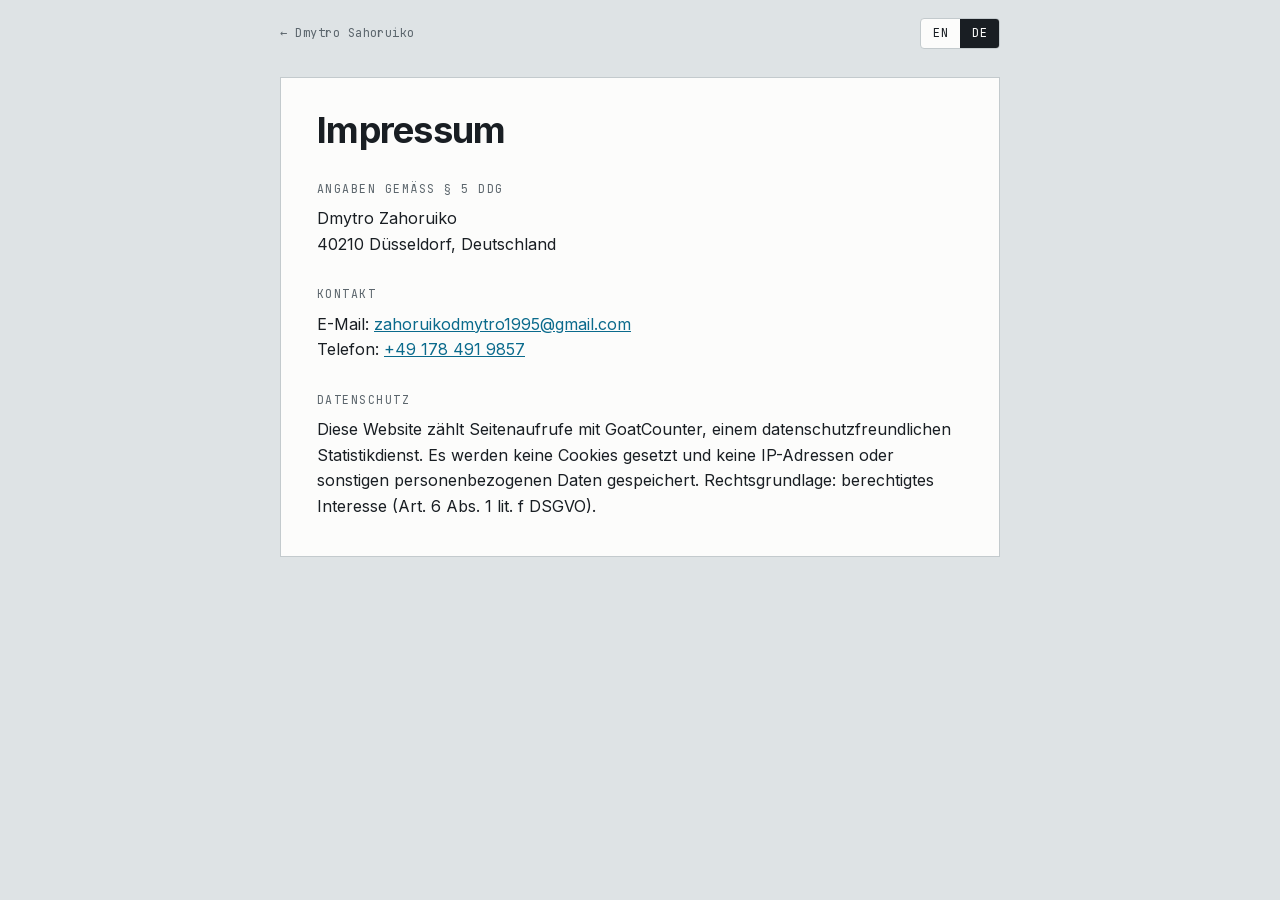
<file: impressum.de.html>
<!doctype html>
<html lang="de">
<head>
<meta charset="utf-8">
<meta name="viewport" content="width=device-width, initial-scale=1">
<meta name="robots" content="noindex">
<title>Impressum — Dmytro Sahoruiko</title>
<link rel="stylesheet" href="fonts/fonts.css">
<style>
  :root {
    --table: #DEE3E5;
    --sheet: #FCFCFB;
    --ink: #191E23;
    --ink-soft: #5C666D;
    --rule: #C3CACD;
    --cyan: #0A6A8C;
    --magenta: #A32A69;

    --body: "Inter", "Segoe UI", system-ui, -apple-system, "Helvetica Neue", Arial, sans-serif;
    --mono: "JetBrains Mono", ui-monospace, "SF Mono", "Cascadia Mono", Consolas, Menlo, monospace;
  }
  @media (prefers-color-scheme: dark) {
    :root {
      --table: #13171A;
      --sheet: #1B2025;
      --ink: #E6E9E8;
      --ink-soft: #97A1A8;
      --rule: #333B41;
      --cyan: #5CBBD9;
      --magenta: #E489B4;
    }
  }
  * { box-sizing: border-box; }
  body {
    margin: 0;
    background: var(--table);
    color: var(--ink);
    font-family: var(--body);
    font-size: 16px;
    line-height: 1.6;
    padding: 0 20px 96px;
    -webkit-font-smoothing: antialiased;
  }
  .wrap { max-width: 720px; margin: 0 auto; }
  a { color: var(--cyan); }
  :focus-visible { outline: 2px solid var(--cyan); outline-offset: 3px; }

  .topbar { display: flex; justify-content: space-between; align-items: center; padding: 18px 0 0; font-family: var(--mono); font-size: 12px; letter-spacing: .04em; }
  .topbar a { color: var(--ink-soft); text-decoration: none; }
  .topbar a:hover { color: var(--ink); text-decoration: underline; }
  .topbar .lang { display: flex; border: 1px solid var(--rule); border-radius: 4px; overflow: hidden; background: var(--sheet); }
  .topbar .lang a { padding: 5px 12px; color: var(--ink); }
  .topbar .lang a:hover { text-decoration: none; background: var(--table); }
  .topbar .lang a[aria-current] { background: var(--ink); color: var(--sheet); }

  .sheet { margin-top: 28px; background: var(--sheet); border: 1px solid var(--rule); padding: 32px 36px 36px; }
  h1 { font-size: clamp(28px, 4vw, 36px); font-weight: 700; letter-spacing: -.02em; line-height: 1.15; margin: 0 0 28px; }
  h2 { font-family: var(--mono); font-weight: 400; font-size: 11.5px; letter-spacing: .13em; text-transform: uppercase; color: var(--ink-soft); margin: 28px 0 8px; }
  p { margin: 0; }
  hr { border: 0; border-top: 1px solid var(--rule); margin: 40px 0 0; }

  @media (max-width: 620px) {
    body { padding: 0 16px 64px; }
    .sheet { padding: 24px 20px 28px; }
  }
</style>
</head>
<body>
<div class="wrap">
  <nav class="topbar" aria-label="Site">
    <a href="index.html?lang=de">&larr; Dmytro Sahoruiko</a>
    <div class="lang" role="group" aria-label="Language / Sprache">
      <a href="impressum.html" lang="en" hreflang="en" onclick="try{localStorage.setItem('lang','en')}catch(e){}">EN</a>
      <a href="impressum.de.html" lang="de" hreflang="de" aria-current="page" onclick="try{localStorage.setItem('lang','de')}catch(e){}">DE</a>
    </div>
  </nav>

  <main class="sheet">
    <h1>Impressum</h1>

    <h2>Angaben gemäß § 5 DDG</h2>
    <p>
      Dmytro Zahoruiko<br>
      40210 Düsseldorf, Deutschland
    </p>

    <h2>Kontakt</h2>
    <p>
      E-Mail: <a href="mailto:zahoruikodmytro1995@gmail.com">zahoruikodmytro1995@gmail.com</a><br>
      Telefon: <a href="tel:+491784919857">+49 178 491 9857</a>
    </p>

    <h2>Datenschutz</h2>
    <p>
      Diese Website zählt Seitenaufrufe mit GoatCounter, einem datenschutzfreundlichen Statistikdienst. Es werden keine Cookies gesetzt und keine IP-Adressen oder sonstigen personenbezogenen Daten gespeichert. Rechtsgrundlage: berechtigtes Interesse (Art. 6 Abs. 1 lit. f DSGVO).
    </p>
  </main>
</div>
<script data-goatcounter="https://zahoruiko.goatcounter.com/count"
        async src="https://gc.zgo.at/count.js"></script>
</body>
</html>
</file>
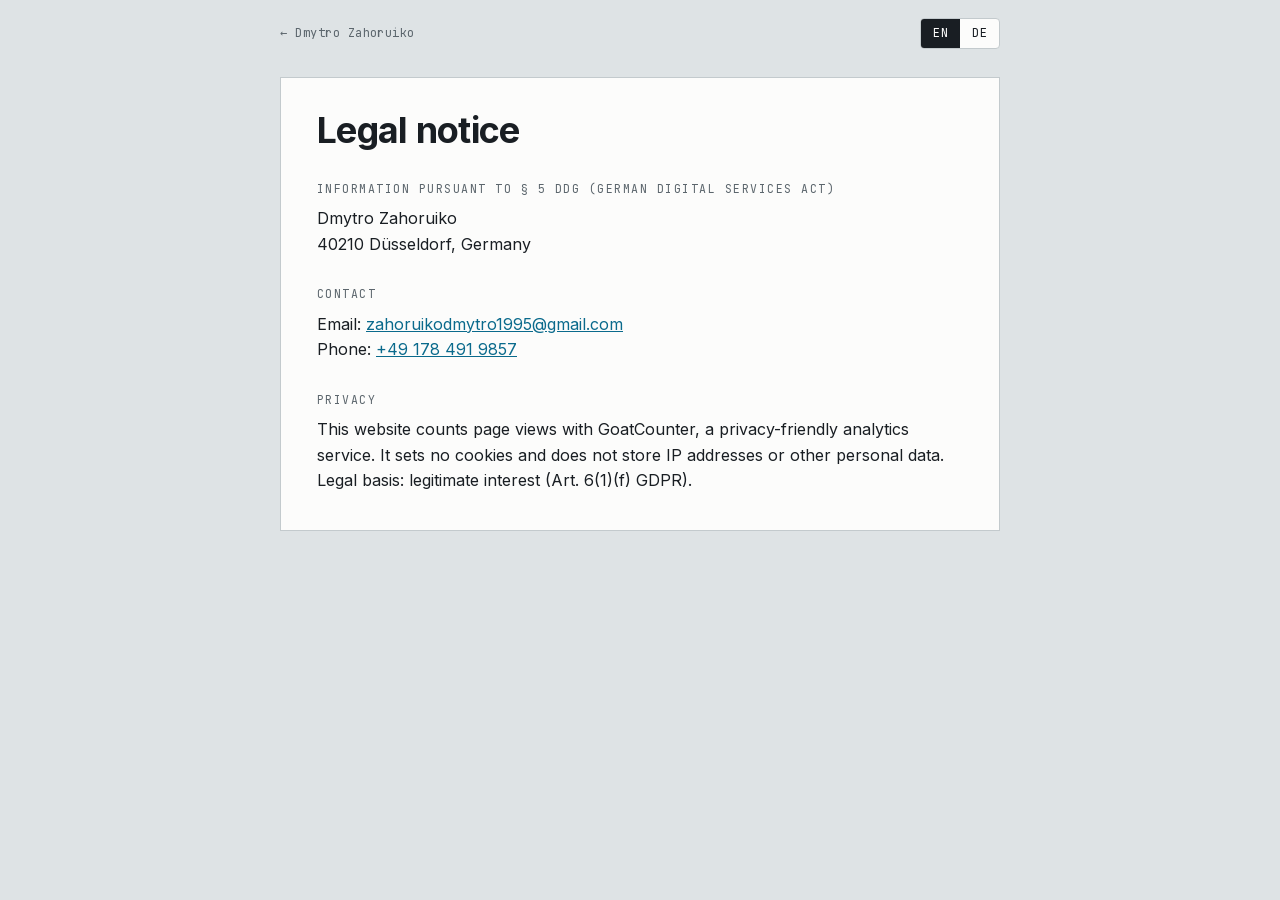
<file: impressum.html>
<!doctype html>
<html lang="en">
<head>
<meta charset="utf-8">
<meta name="viewport" content="width=device-width, initial-scale=1">
<meta name="robots" content="noindex">
<title>Legal notice — Dmytro Zahoruiko</title>
<link rel="stylesheet" href="fonts/fonts.css">
<style>
  :root {
    --table: #DEE3E5;
    --sheet: #FCFCFB;
    --ink: #191E23;
    --ink-soft: #5C666D;
    --rule: #C3CACD;
    --cyan: #0A6A8C;
    --magenta: #A32A69;

    --body: "Inter", "Segoe UI", system-ui, -apple-system, "Helvetica Neue", Arial, sans-serif;
    --mono: "JetBrains Mono", ui-monospace, "SF Mono", "Cascadia Mono", Consolas, Menlo, monospace;
  }
  @media (prefers-color-scheme: dark) {
    :root {
      --table: #13171A;
      --sheet: #1B2025;
      --ink: #E6E9E8;
      --ink-soft: #97A1A8;
      --rule: #333B41;
      --cyan: #5CBBD9;
      --magenta: #E489B4;
    }
  }
  * { box-sizing: border-box; }
  body {
    margin: 0;
    background: var(--table);
    color: var(--ink);
    font-family: var(--body);
    font-size: 16px;
    line-height: 1.6;
    padding: 0 20px 96px;
    -webkit-font-smoothing: antialiased;
  }
  .wrap { max-width: 720px; margin: 0 auto; }
  a { color: var(--cyan); }
  :focus-visible { outline: 2px solid var(--cyan); outline-offset: 3px; }

  .topbar { display: flex; justify-content: space-between; align-items: center; padding: 18px 0 0; font-family: var(--mono); font-size: 12px; letter-spacing: .04em; }
  .topbar a { color: var(--ink-soft); text-decoration: none; }
  .topbar a:hover { color: var(--ink); text-decoration: underline; }
  .topbar .lang { display: flex; border: 1px solid var(--rule); border-radius: 4px; overflow: hidden; background: var(--sheet); }
  .topbar .lang a { padding: 5px 12px; color: var(--ink); }
  .topbar .lang a:hover { text-decoration: none; background: var(--table); }
  .topbar .lang a[aria-current] { background: var(--ink); color: var(--sheet); }

  .sheet { margin-top: 28px; background: var(--sheet); border: 1px solid var(--rule); padding: 32px 36px 36px; }
  h1 { font-size: clamp(28px, 4vw, 36px); font-weight: 700; letter-spacing: -.02em; line-height: 1.15; margin: 0 0 28px; }
  h2 { font-family: var(--mono); font-weight: 400; font-size: 11.5px; letter-spacing: .13em; text-transform: uppercase; color: var(--ink-soft); margin: 28px 0 8px; }
  p { margin: 0; }
  hr { border: 0; border-top: 1px solid var(--rule); margin: 40px 0 0; }

  @media (max-width: 620px) {
    body { padding: 0 16px 64px; }
    .sheet { padding: 24px 20px 28px; }
  }
</style>
</head>
<body>
<div class="wrap">
  <nav class="topbar" aria-label="Site">
    <a href="index.html?lang=en">&larr; Dmytro Zahoruiko</a>
    <div class="lang" role="group" aria-label="Language / Sprache">
      <a href="impressum.html" lang="en" hreflang="en" aria-current="page" onclick="try{localStorage.setItem('lang','en')}catch(e){}">EN</a>
      <a href="impressum.de.html" lang="de" hreflang="de" onclick="try{localStorage.setItem('lang','de')}catch(e){}">DE</a>
    </div>
  </nav>

  <main class="sheet">
    <h1>Legal notice</h1>

    <h2>Information pursuant to § 5 DDG (German Digital Services Act)</h2>
    <p>
      Dmytro Zahoruiko<br>
      40210 Düsseldorf, Germany
    </p>

    <h2>Contact</h2>
    <p>
      Email: <a href="mailto:zahoruikodmytro1995@gmail.com">zahoruikodmytro1995@gmail.com</a><br>
      Phone: <a href="tel:+491784919857">+49 178 491 9857</a>
    </p>

    <h2>Privacy</h2>
    <p>
      This website counts page views with GoatCounter, a privacy-friendly analytics service. It sets no cookies and does not store IP addresses or other personal data. Legal basis: legitimate interest (Art. 6(1)(f) GDPR).
    </p>
  </main>
</div>
<script data-goatcounter="https://zahoruiko.goatcounter.com/count"
        async src="https://gc.zgo.at/count.js"></script>
</body>
</html>
</file>
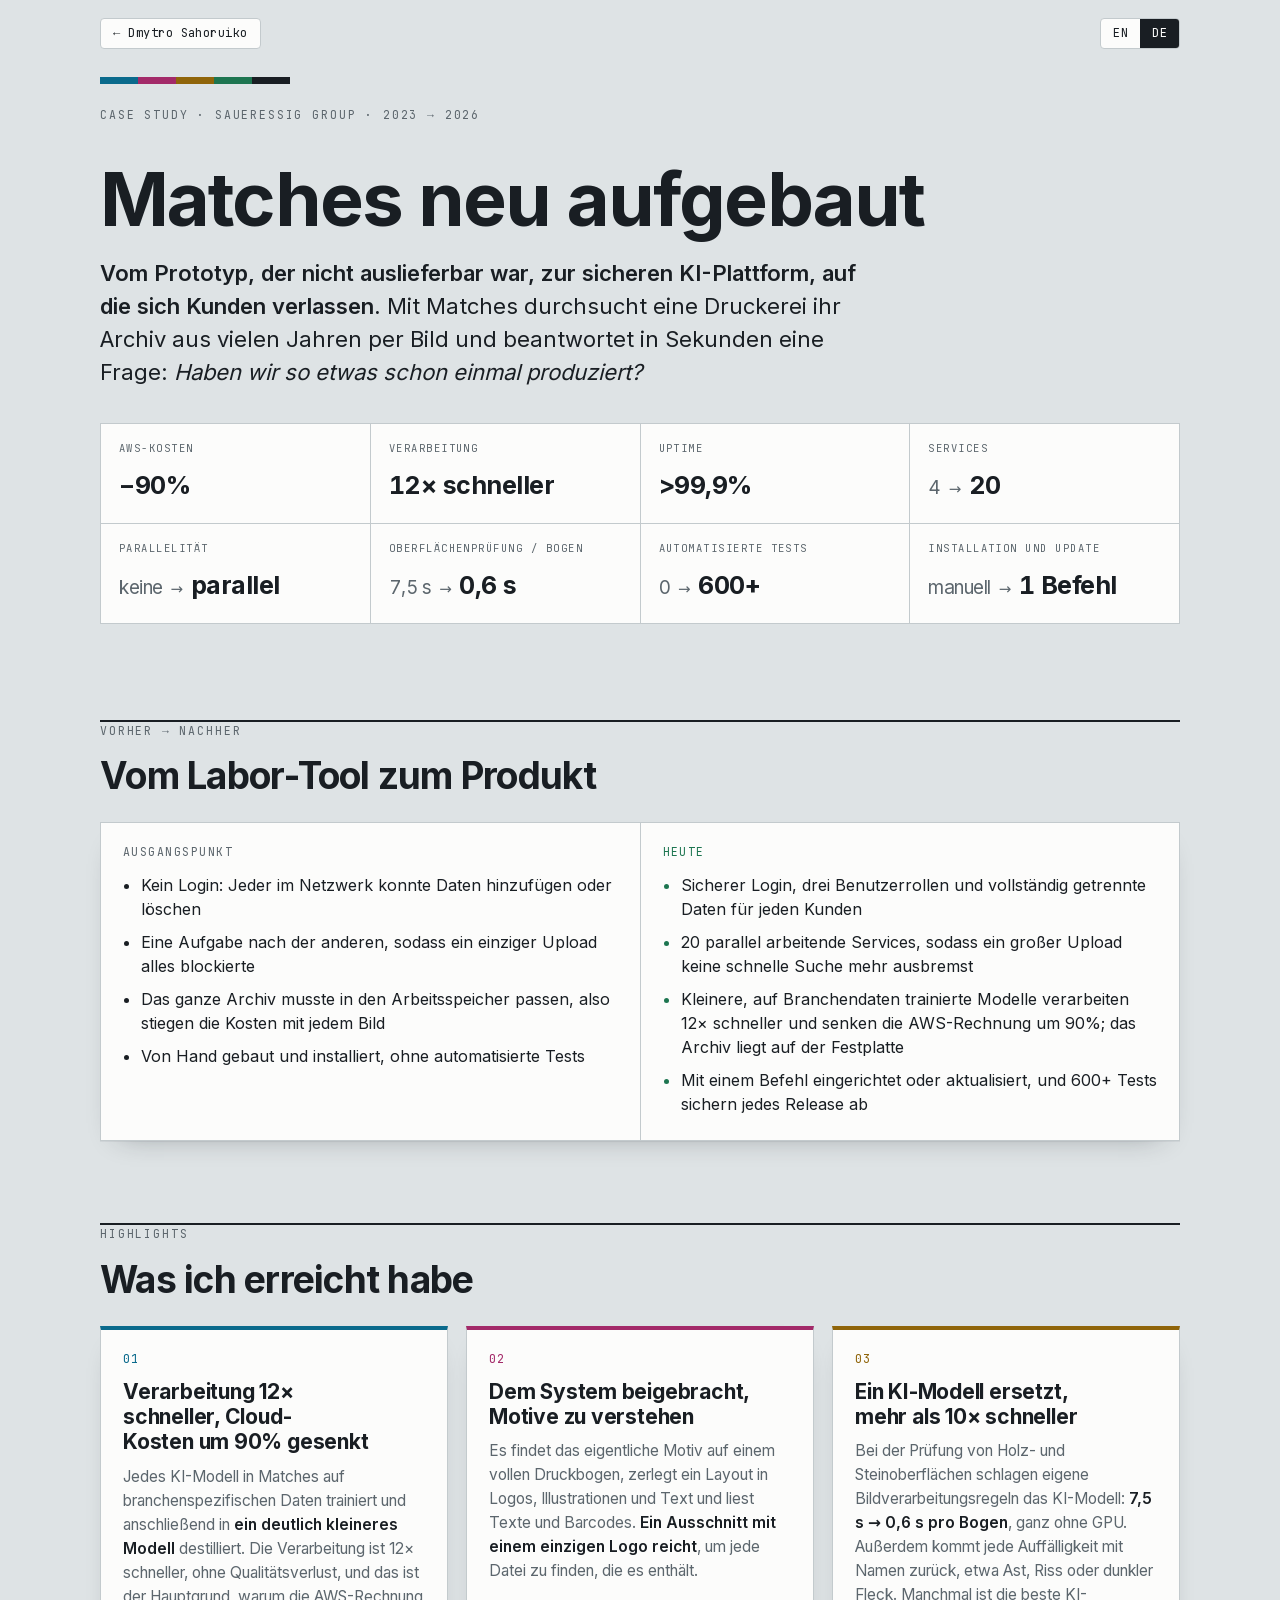
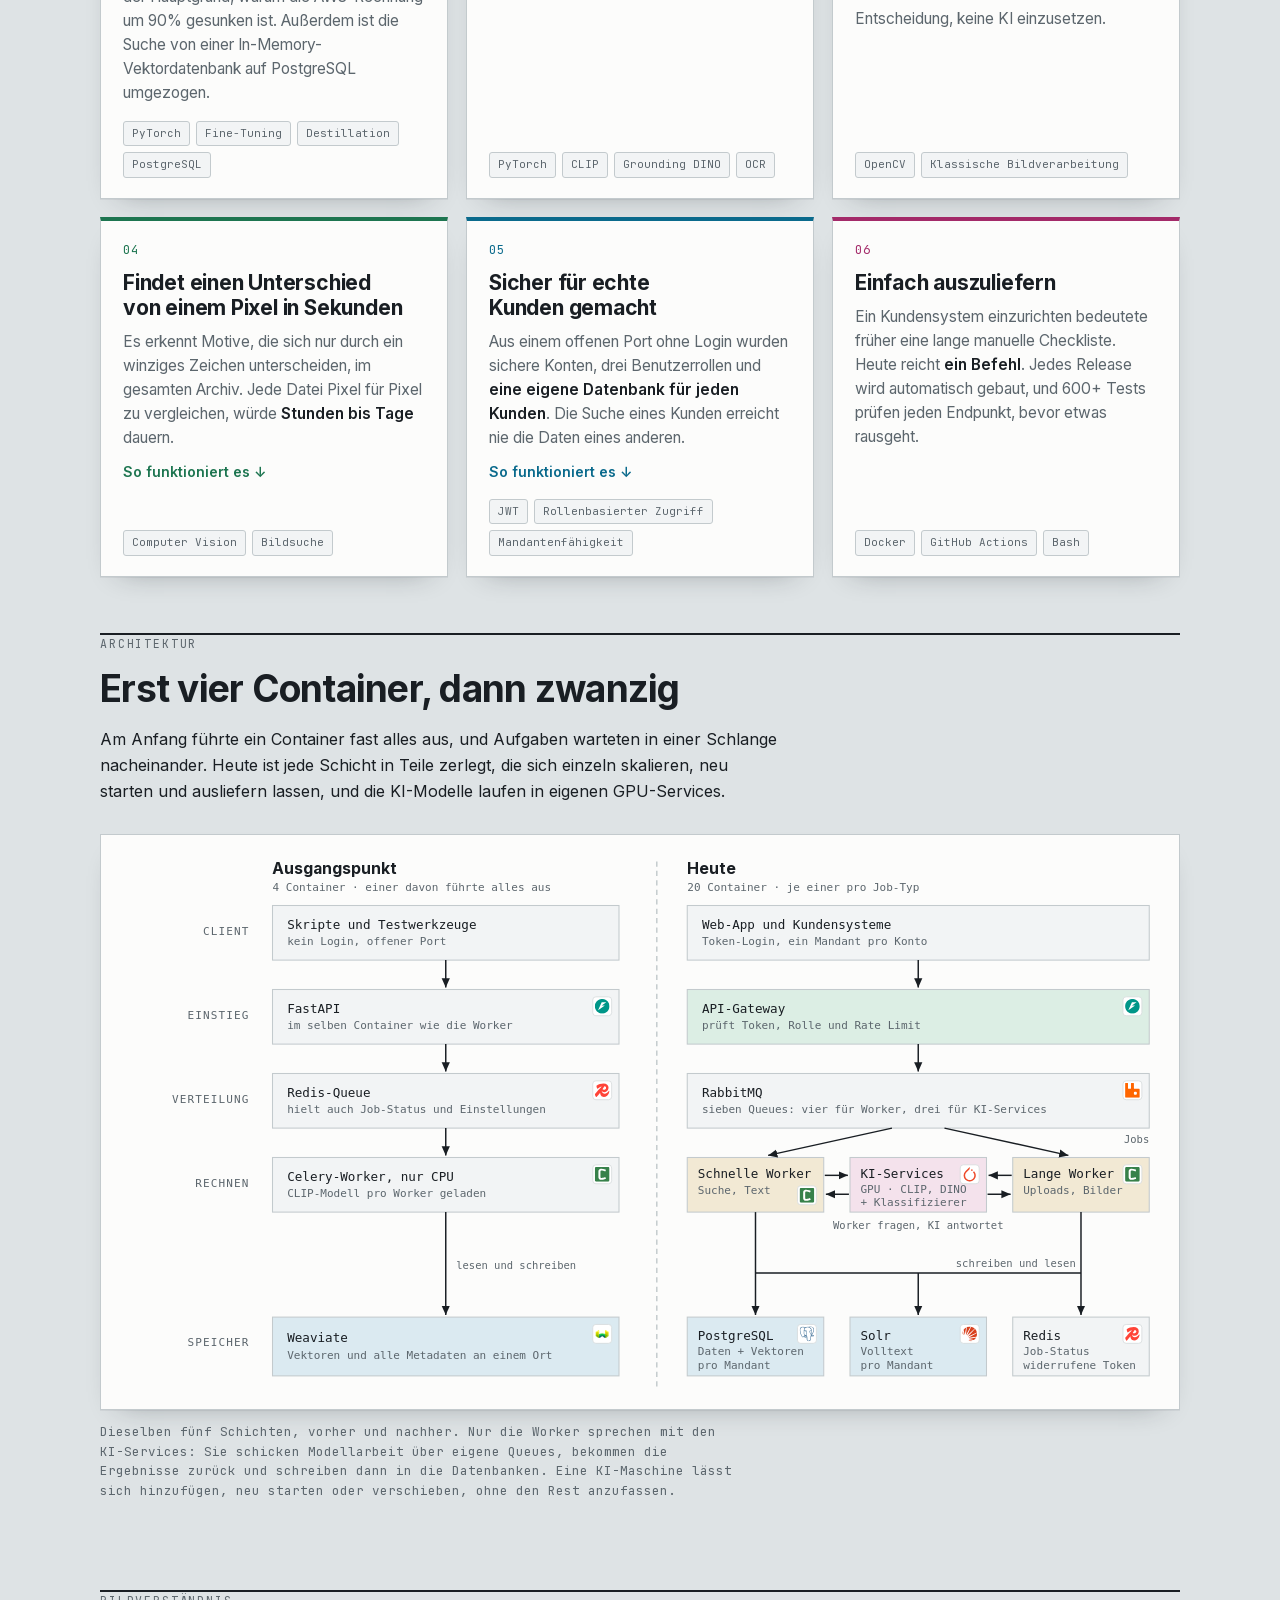
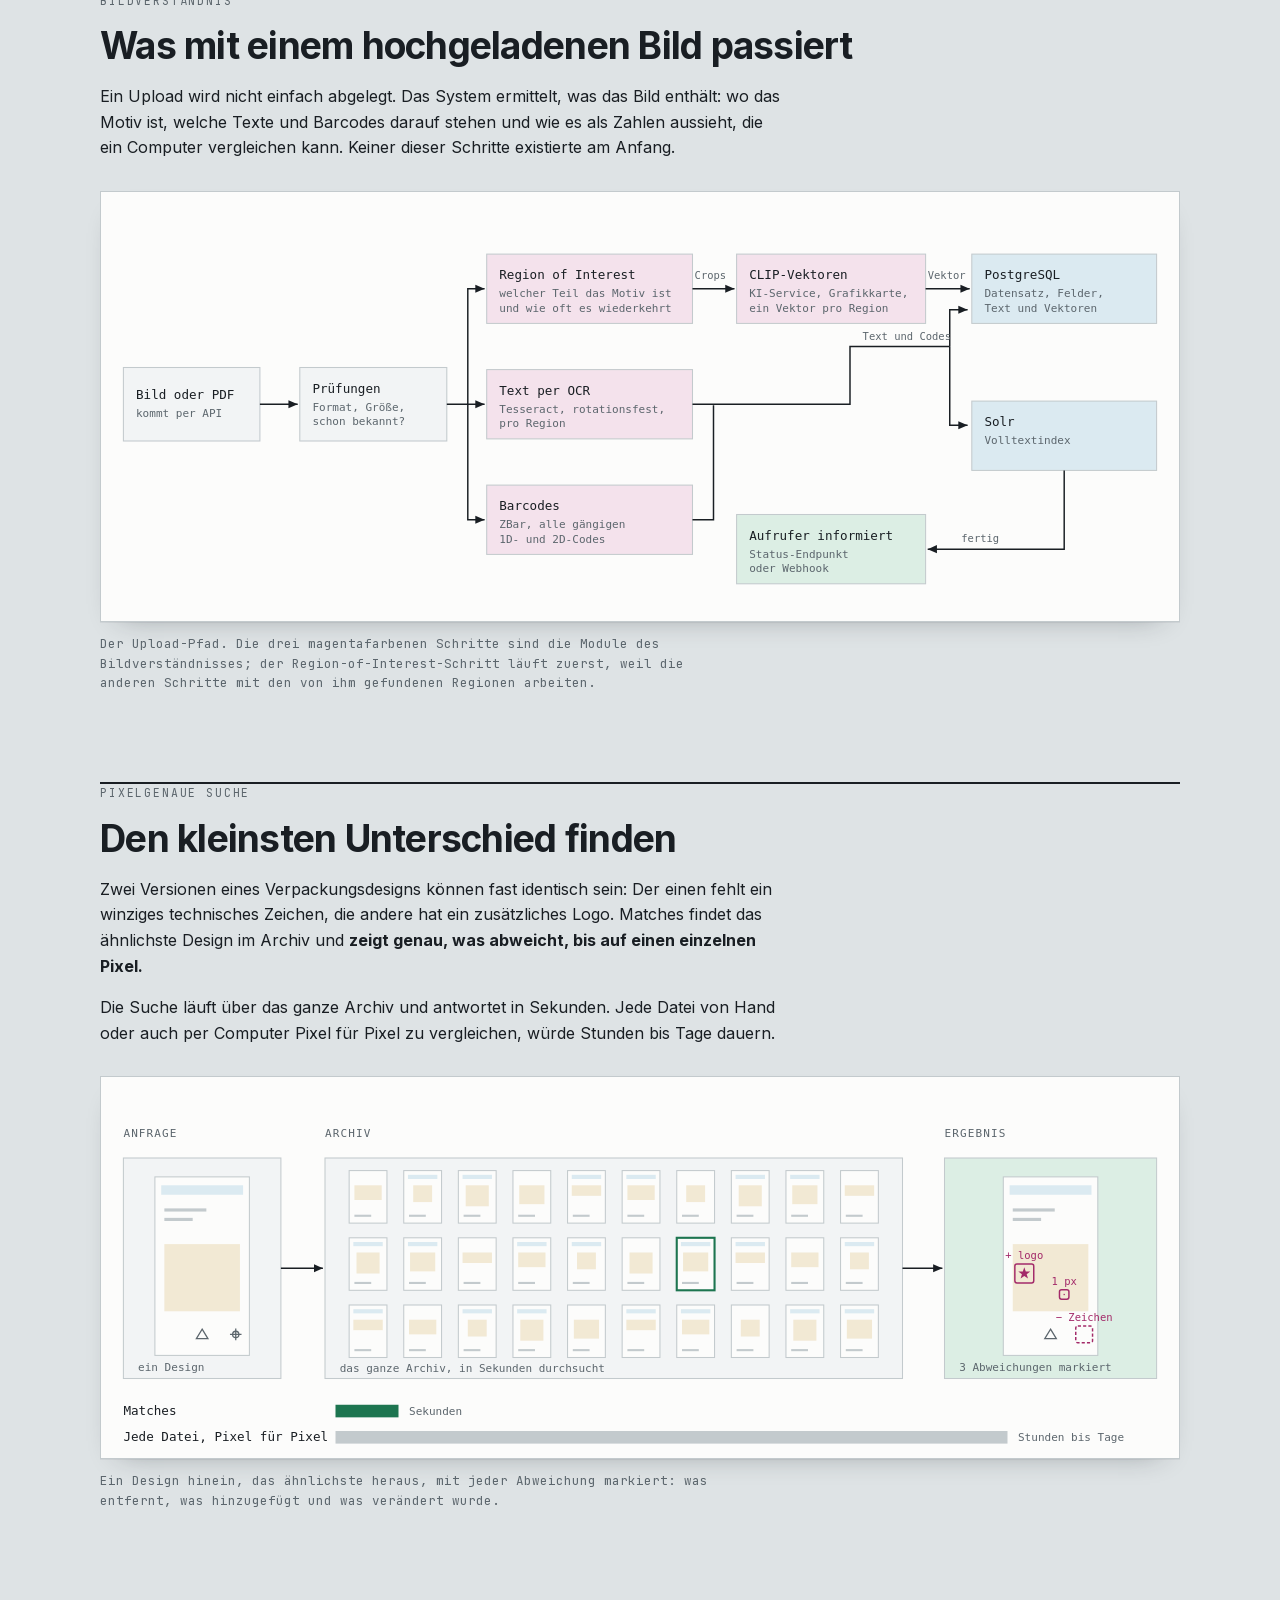
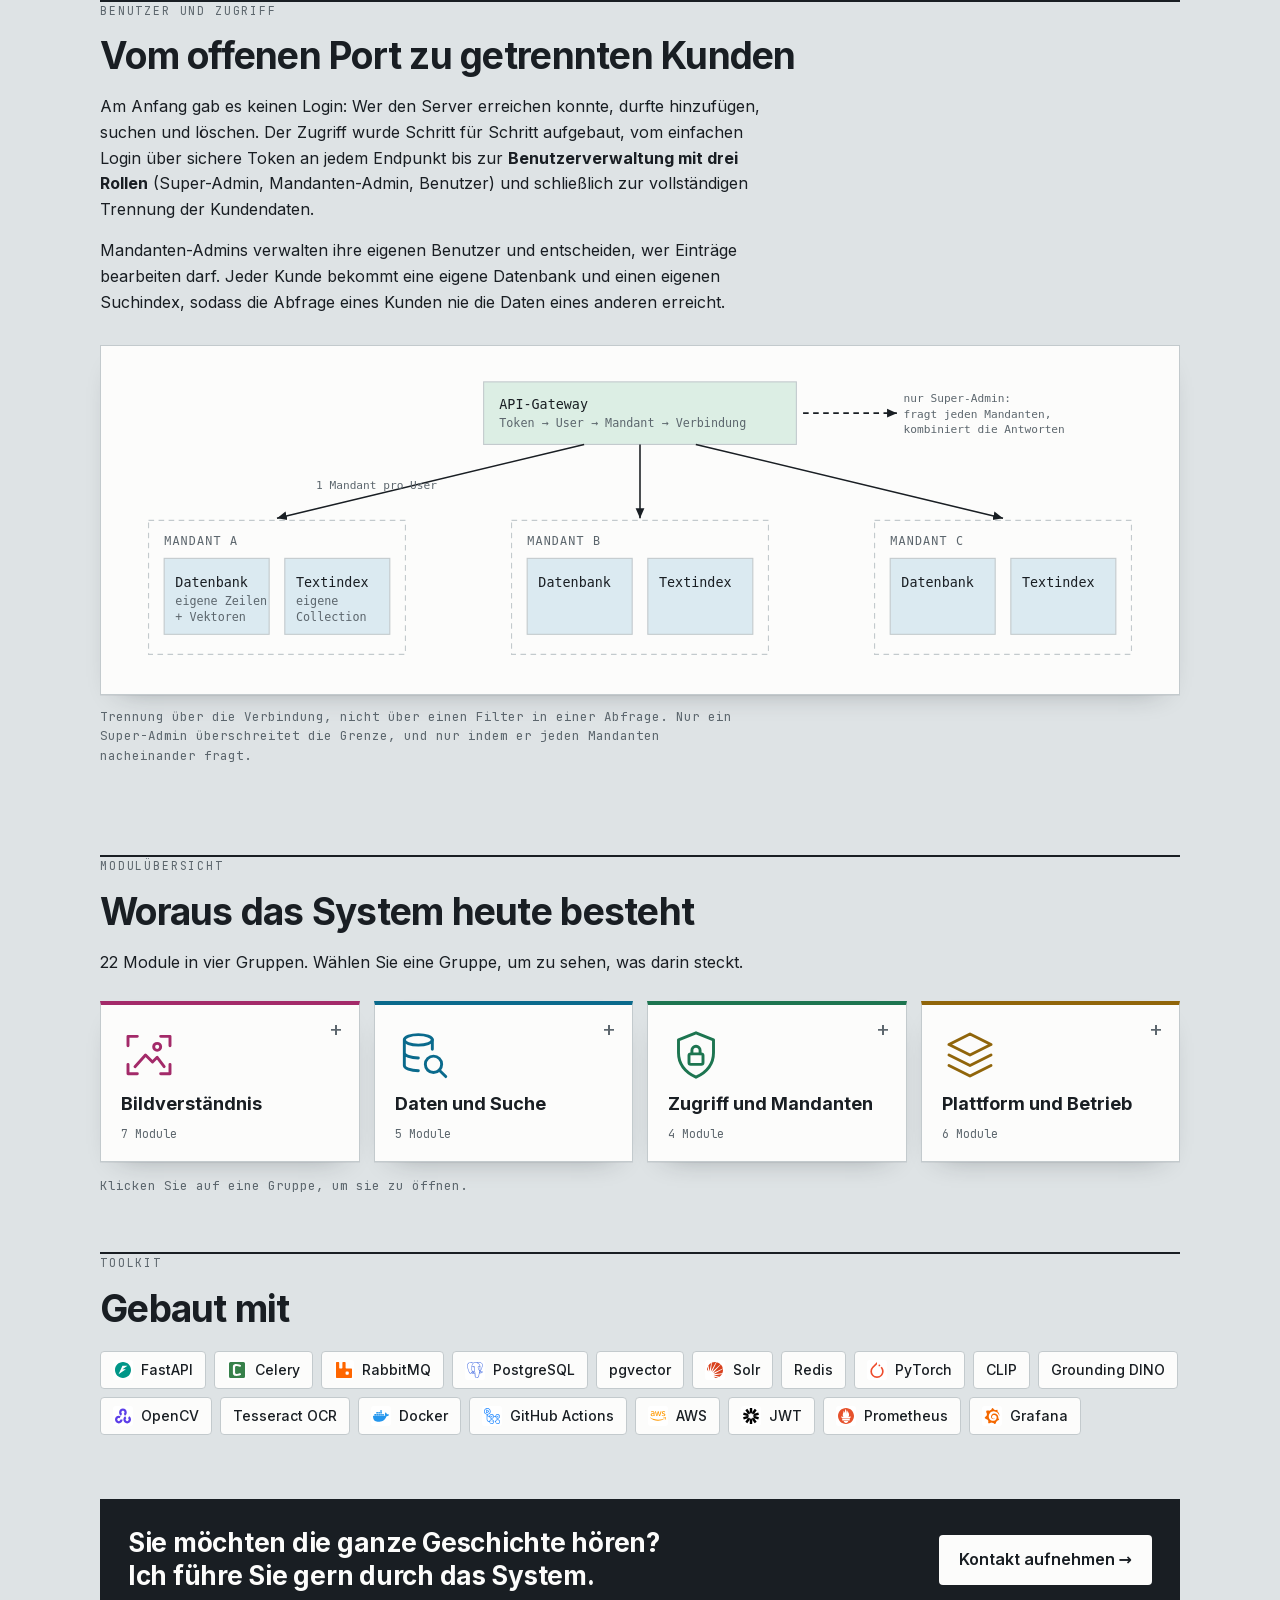
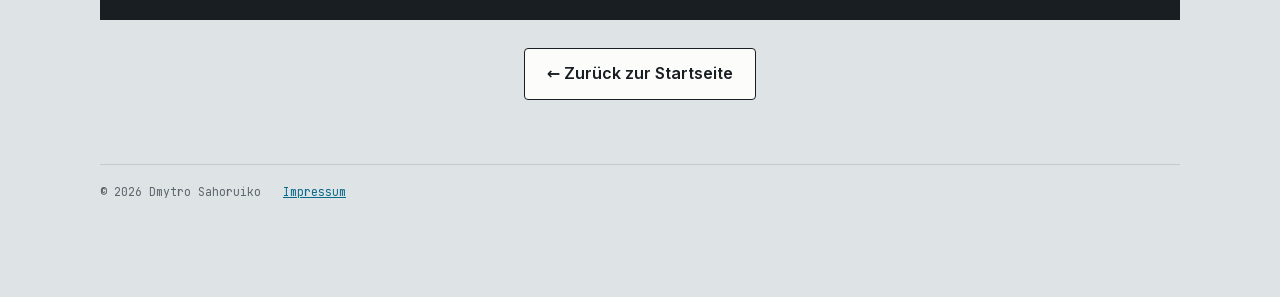
<file: rebuilding_matches.de.html>
<!doctype html>
<html lang="de">
<head>
<meta charset="utf-8">
<meta name="viewport" content="width=device-width, initial-scale=1">
<title>Matches neu aufgebaut</title>
<meta name="description" content="Case Study: eine KI-Bildsuche vom Prototyp zur sicheren, mandantenfähigen Plattform.">
<link rel="stylesheet" href="fonts/fonts.css">
<style>
  :root {
    --table: #DEE3E5;
    --sheet: #FCFCFB;
    --sheet-2: #F2F4F5;
    --ink: #191E23;
    --ink-soft: #5C666D;
    --rule: #C3CACD;
    --rule-soft: #DDE2E4;
    --cyan: #0A6A8C;
    --magenta: #A32A69;
    --ochre: #90650A;
    --green: #1D7550;
    --t-cyan: #DBEAF1;
    --t-magenta: #F4E2EC;
    --t-ochre: #F2E9D4;
    --t-green: #DCEEE4;
    --shadow: 0 1px 0 rgba(25,30,35,.06), 0 12px 28px -20px rgba(25,30,35,.45);

    --display: "Inter", "Segoe UI", system-ui, -apple-system, "Helvetica Neue", Arial, sans-serif;
    --body: "Inter", "Segoe UI", system-ui, -apple-system, "Helvetica Neue", Arial, sans-serif;
    --mono: "JetBrains Mono", ui-monospace, "SF Mono", "Cascadia Mono", Consolas, Menlo, monospace;
    --mono-svg: ui-monospace, "SF Mono", "Cascadia Mono", "DejaVu Sans Mono", Menlo, Consolas, monospace;
  }
  @media (prefers-color-scheme: dark) {
    :root:not([data-theme="light"]) {
      --table: #13171A;
      --sheet: #1B2025;
      --sheet-2: #21272C;
      --ink: #E6E9E8;
      --ink-soft: #97A1A8;
      --rule: #333B41;
      --rule-soft: #272E33;
      --cyan: #5CBBD9;
      --magenta: #E489B4;
      --ochre: #D9B255;
      --green: #63C193;
      --t-cyan: #123340;
      --t-magenta: #391F2D;
      --t-ochre: #332A16;
      --t-green: #153027;
      --shadow: 0 1px 0 rgba(0,0,0,.4), 0 14px 30px -22px rgba(0,0,0,.9);
    }
  }
  :root[data-theme="dark"] {
    --table: #13171A;
    --sheet: #1B2025;
    --sheet-2: #21272C;
    --ink: #E6E9E8;
    --ink-soft: #97A1A8;
    --rule: #333B41;
    --rule-soft: #272E33;
    --cyan: #5CBBD9;
    --magenta: #E489B4;
    --ochre: #D9B255;
    --green: #63C193;
    --t-cyan: #123340;
    --t-magenta: #391F2D;
    --t-ochre: #332A16;
    --t-green: #153027;
    --shadow: 0 1px 0 rgba(0,0,0,.4), 0 14px 30px -22px rgba(0,0,0,.9);
  }

  * { box-sizing: border-box; }

  body {
    margin: 0;
    background: var(--table);
    color: var(--ink);
    font-family: var(--body);
    font-size: 16px;
    line-height: 1.6;
    padding: 0 20px 96px;
    -webkit-font-smoothing: antialiased;
  }

  .wrap { max-width: 1080px; margin: 0 auto; }
  .col { max-width: 68ch; }

  a { color: var(--cyan); }
  :focus-visible { outline: 2px solid var(--cyan); outline-offset: 3px; }


  /* ---------- top bar ---------- */
  .topbar { display: flex; justify-content: space-between; align-items: center; padding: 18px 0 0; font-family: var(--mono); font-size: 12px; letter-spacing: .04em; }
  .topbar .back { color: var(--ink); text-decoration: none; padding: 5px 12px; border: 1px solid var(--rule); border-radius: 4px; background: var(--sheet); }
  .topbar .back:hover { background: var(--sheet-2); border-color: var(--ink-soft); }
  .topbar .lang { display: flex; border: 1px solid var(--rule); border-radius: 4px; overflow: hidden; background: var(--sheet); }
  .topbar .lang a { padding: 5px 12px; text-decoration: none; color: var(--ink); }
  .topbar .lang a[aria-current] { background: var(--ink); color: var(--sheet); }

  /* ---------- masthead ---------- */

  .masthead {
    padding: 28px 0 40px;
    display: flex;
    flex-direction: column;
    gap: 22px;
  }
  .eyebrow {
    font-family: var(--mono);
    font-size: 11.5px;
    letter-spacing: .16em;
    text-transform: uppercase;
    color: var(--ink-soft);
  }
  h1 {
    font-family: var(--display);
    font-weight: 700;
    letter-spacing: -0.025em;
    font-size: clamp(42px, 7vw, 74px);
    line-height: .98;
    margin: 0;
    text-wrap: balance;
  }
  .lede {
    font-size: clamp(19px, 2.2vw, 22px);
    line-height: 1.5;
    max-width: 60ch;
    margin: 0;
    color: var(--ink);
  }
  .lede b { font-weight: 600; }

  .inkbar { display: flex; height: 7px; width: 190px; }
  .inkbar span { flex: 1; }

  /* ---------- counters ---------- */

  .counters {
    display: grid;
    grid-template-columns: repeat(auto-fit, minmax(160px, 1fr));
    gap: 1px;
    background: var(--rule);
    border: 1px solid var(--rule);
    margin: 12px 0 0;
  }
  .counter { background: var(--sheet); padding: 16px 18px 18px; }
  .counter dt {
    font-family: var(--mono);
    font-size: 10.5px;
    letter-spacing: .14em;
    text-transform: uppercase;
    color: var(--ink-soft);
    margin: 0 0 8px;
  }
  .counter dd {
    margin: 0;
    font-family: var(--display);
    font-weight: 700;
    letter-spacing: -0.02em;
    font-size: 25px;
    font-variant-numeric: tabular-nums;
    display: flex;
    align-items: baseline;
    flex-wrap: wrap;
    gap: 0 8px;
  }
  .counter .was { color: var(--ink-soft); font-weight: 400; font-size: 19px; }
  .counter .arw { color: var(--ink-soft); font-weight: 400; font-size: 15px; }
  @media (min-width: 700px) and (max-width: 1099px) {
    .counters { grid-template-columns: repeat(3, 1fr); }
    .counter dd { flex-wrap: nowrap; white-space: nowrap; }
  }
  @media (min-width: 1100px) {
    .counters { grid-template-columns: repeat(6, auto); }
    .counter dd { flex-wrap: nowrap; white-space: nowrap; }
  }

  /* ---------- sections ---------- */

  section { padding: 56px 0 0; }
  h2 {
    font-family: var(--display);
    font-weight: 700;
    letter-spacing: -0.02em;
    font-size: clamp(27px, 3.4vw, 37px);
    line-height: 1.08;
    margin: 10px 0 18px;
    text-wrap: balance;
  }
  h3 {
    font-family: var(--display);
    font-weight: 700;
    font-size: 19px;
    letter-spacing: -0.01em;
    margin: 0 0 6px;
  }
  p { margin: 0 0 16px; }
  .sec-rule { border: 0; border-top: 2px solid var(--ink); margin: 0; }

  .note {
    font-family: var(--mono);
    font-size: 12.5px;
    line-height: 1.55;
    color: var(--ink-soft);
  }

  /* ---------- figures ---------- */

  figure { margin: 30px 0 34px; }
  .scroller {
    overflow-x: auto;
    background: var(--sheet);
    border: 1px solid var(--rule);
    box-shadow: var(--shadow);
    padding: 22px 22px 8px;
  }
  .scroller svg { display: block; min-width: 700px; max-width: 100%; height: auto; }
  figcaption {
    font-family: var(--mono);
    font-size: 12.5px;
    line-height: 1.55;
    color: var(--ink-soft);
    margin-top: 12px;
    max-width: 80ch;
  }
  .svg-box { fill: var(--sheet-2); stroke: var(--rule); stroke-width: 1; }
  .svg-lbl { font-family: var(--mono-svg); font-size: 12px; fill: var(--ink); }
  .svg-sub { font-family: var(--mono-svg); font-size: 10.5px; fill: var(--ink-soft); }
  .svg-row { font-family: var(--mono-svg); font-size: 10.5px; letter-spacing: .1em; fill: var(--ink-soft); }
  .svg-ttl { font-family: var(--display); font-size: 15px; font-weight: 700; fill: var(--ink); }
  .svg-line { stroke: var(--ink); stroke-width: 1.4; fill: none; }
  .svg-dash { stroke: var(--rule); stroke-width: 1.4; fill: none; stroke-dasharray: 5 4; }
  .svg-edge { font-family: var(--mono-svg); font-size: 10px; fill: var(--ink-soft); }

  /* ---------- layer blocks ---------- */

  .layers { display: flex; flex-direction: column; gap: 22px; }
  .layer {
    background: var(--sheet);
    border: 1px solid var(--rule);
    box-shadow: var(--shadow);
  }
  .layer-head {
    display: flex;
    align-items: center;
    gap: 12px;
    padding: 14px 20px;
    border-bottom: 1px solid var(--rule);
  }
  .layer-head .dot { width: 12px; height: 12px; flex: 0 0 auto; }
  .layer-head h3 {
    margin: 0;
    font-size: 13px;
    letter-spacing: .13em;
    text-transform: uppercase;
    font-family: var(--mono);
    font-weight: 400;
  }
  .layer-head .cnt { margin-left: auto; font-family: var(--mono); font-size: 11.5px; color: var(--ink-soft); }
  .mods { display: grid; grid-template-columns: repeat(auto-fit, minmax(290px, 1fr)); gap: 1px; background: var(--rule-soft); }
  .mod { background: var(--sheet); padding: 16px 20px 18px; }
  .mod-name { font-family: var(--display); font-weight: 700; font-size: 15.5px; margin: 0 0 5px; }
  .mod p { font-size: 14.5px; line-height: 1.5; margin: 0; color: var(--ink-soft); }
  .mod p b { color: var(--ink); font-weight: 400; }

  /* ---------- decision panel ---------- */

  .compare {
    display: grid;
    grid-template-columns: repeat(auto-fit, minmax(280px, 1fr));
    gap: 1px;
    background: var(--rule);
    border: 1px solid var(--rule);
    box-shadow: var(--shadow);
    margin: 26px 0;
  }
  .compare > div { background: var(--sheet); padding: 20px 22px 24px; }
  .compare h3 { font-family: var(--mono); font-weight: 400; font-size: 11.5px; letter-spacing: .13em; text-transform: uppercase; color: var(--ink-soft); margin-bottom: 12px; }
  .compare ul { margin: 0; padding-left: 18px; }
  .compare li { font-size: 15px; line-height: 1.5; margin-bottom: 9px; }
  .compare li:last-child { margin-bottom: 0; }

  footer {
    margin-top: 64px;
    border-top: 1px solid var(--rule);
    padding-top: 18px;
    font-family: var(--mono);
    font-size: 11.5px;
    color: var(--ink-soft);
    display: flex;
    flex-wrap: wrap;
    gap: 6px 22px;
  }

  @media (max-width: 620px) {
    body { font-size: 16px; }
  }

  @media print {
    body { background: #fff; color: #000; padding: 0; }
    .scroller, .layer, .compare, .counters { box-shadow: none; }
    section, figure, .layer { break-inside: avoid; }
  }

  /* ---------- before / after ---------- */
  .compare .after h3 { color: var(--green); }
  .compare .after li::marker { color: var(--green); }
  .compare li { font-size: 16px; }

  /* ---------- highlight cards ---------- */
  .wins { display: grid; grid-template-columns: repeat(auto-fit, minmax(min(310px, 100%), 1fr)); gap: 18px; margin-top: 26px; }
  .win {
    background: var(--sheet);
    border: 1px solid var(--rule);
    border-top: 4px solid var(--accent, var(--ink));
    box-shadow: var(--shadow);
    padding: 20px 22px 20px;
    display: flex;
    flex-direction: column;
    gap: 10px;
  }
  .win .num { font-family: var(--mono); font-size: 12px; color: var(--accent, var(--ink-soft)); letter-spacing: .08em; }
  .win h3 { font-size: 21px; line-height: 1.2; margin: 0; text-wrap: balance; }
  .win p { margin: 0; font-size: 15.5px; line-height: 1.55; color: var(--ink-soft); }
  .win p b { color: var(--ink); font-weight: 600; }
  .tags { list-style: none; margin: auto 0 0; padding: 6px 0 0; display: flex; flex-wrap: wrap; gap: 6px; }
  .tags li { font-family: var(--mono); font-size: 11px; padding: 3px 8px; border: 1px solid var(--rule); border-radius: 3px; background: var(--sheet-2); color: var(--ink-soft); }

  /* ---------- stack ---------- */
  .stack { list-style: none; padding: 0; margin: 22px 0 0; display: flex; flex-wrap: wrap; gap: 8px; }
  .stack li { display: inline-flex; align-items: center; gap: 8px; padding: 7px 12px; background: var(--sheet); border: 1px solid var(--rule); border-radius: 4px; font-size: 14px; font-weight: 500; }
  .stack i { display: inline-flex; width: 20px; height: 20px; padding: 2px; background: #fff; border-radius: 3px; }
  .stack img { width: 100%; height: 100%; }


  /* ---------- call to action ---------- */
  .cta { margin-top: 64px; padding: 28px; background: var(--ink); color: var(--sheet); display: flex; flex-wrap: wrap; align-items: center; justify-content: space-between; gap: 18px 28px; }
  .cta p { margin: 0; font-size: clamp(20px, 2.6vw, 26px); font-weight: 700; letter-spacing: -0.01em; line-height: 1.25; max-width: 32ch; }
  .cta a { background: var(--sheet); color: var(--ink); text-decoration: none; font-weight: 600; padding: 12px 20px; border-radius: 4px; white-space: nowrap; }
  .cta a:hover { background: var(--sheet-2); }
  .home { display: flex; justify-content: center; margin-top: 28px; }
  .home a { display: inline-flex; align-items: center; gap: 8px; padding: 12px 22px; border: 1px solid var(--ink); border-radius: 4px; color: var(--ink); background: var(--sheet); text-decoration: none; font-weight: 600; }
  .home a:hover { background: var(--ink); color: var(--sheet); }
  .win .jump { font-size: 14px; font-weight: 600; color: var(--accent, var(--cyan)); text-decoration: none; }
  .win .jump:hover { text-decoration: underline; }

  /* ---------- counters wrap to fill each row ---------- */
  .counters { display: flex; flex-wrap: wrap; }
  .counter { flex: 1 1 22%; }
  .counter dd { flex-wrap: wrap; white-space: normal; }
  @media (max-width: 699px) { .counter { flex-basis: 40%; } }

  /* ---------- diagrams use the full width ---------- */
  .scroller { padding: 18px 14px 6px; }
  .scroller svg { width: 100%; max-width: none; }

  /* ---------- module map ---------- */
  .groups { display: grid; grid-template-columns: repeat(4, 1fr); gap: 14px; margin-top: 26px; }
  @media (max-width: 760px) { .groups { grid-template-columns: repeat(2, 1fr); } }
  .group {
    font: inherit;
    color: var(--ink);
    text-align: left;
    cursor: pointer;
    position: relative;
    background: var(--sheet);
    border: 1px solid var(--rule);
    border-top: 4px solid var(--accent);
    box-shadow: var(--shadow);
    padding: 22px 20px 18px;
    display: flex;
    flex-direction: column;
    gap: 10px;
    transition: background .15s, transform .15s;
  }
  .group:hover { transform: translateY(-2px); }
  .group[aria-expanded="true"] { background: var(--tint); border-color: var(--accent); }
  .group::after { content: "+"; position: absolute; top: 14px; right: 16px; font-family: var(--mono); font-size: 22px; line-height: 1; color: var(--ink-soft); }
  .group[aria-expanded="true"]::after { content: "\2212"; }
  .gicon { width: 56px; height: 56px; color: var(--accent); }
  .gname { font-family: var(--display); font-weight: 700; font-size: 18px; line-height: 1.2; }
  .gcnt { font-family: var(--mono); font-size: 11.5px; color: var(--ink-soft); }
  .ghint { font-family: var(--mono); font-size: 12.5px; color: var(--ink-soft); margin: 14px 0 0; }
  .gpanel { margin-top: 18px; }
  @media (prefers-reduced-motion: reduce) { .group { transition: none; } .group:hover { transform: none; } }
  @media print { .gpanel[hidden] { display: block; } .ghint { display: none; } }
</style>
</head>
<body>

<div class="wrap">
  <nav class="topbar" aria-label="Site">
    <a class="back" href="index.html?lang=de">&larr; Dmytro Sahoruiko</a>
    <div class="lang" role="group" aria-label="Language / Sprache">
      <a href="rebuilding_matches.html" lang="en" hreflang="en" onclick="try{localStorage.setItem('lang','en')}catch(e){}">EN</a>
      <a href="rebuilding_matches.de.html" lang="de" hreflang="de" aria-current="page" onclick="try{localStorage.setItem('lang','de')}catch(e){}">DE</a>
    </div>
  </nav>


  <header class="masthead">
    <div class="inkbar" aria-hidden="true">
      <span style="background: var(--cyan)"></span>
      <span style="background: var(--magenta)"></span>
      <span style="background: var(--ochre)"></span>
      <span style="background: var(--green)"></span>
      <span style="background: var(--ink)"></span>
    </div>
    <p class="eyebrow">Case Study &middot; SAUERESSIG Group &middot; 2023 &rarr; 2026</p>
    <h1>Matches neu aufgebaut</h1>
    <p class="lede"><b>Vom Prototyp, der nicht auslieferbar war, zur sicheren KI-Plattform, auf die sich Kunden verlassen.</b> Mit Matches durchsucht eine Druckerei ihr Archiv aus vielen Jahren per Bild und beantwortet in Sekunden eine Frage: <i>Haben wir so etwas schon einmal produziert?</i></p>

    <dl class="counters">
      <div class="counter">
        <dt>AWS-Kosten</dt>
        <dd>&minus;90%</dd>
      </div>
      <div class="counter">
        <dt>Verarbeitung</dt>
        <dd>12&times; schneller</dd>
      </div>
      <div class="counter">
        <dt>Uptime</dt>
        <dd>&gt;99,9%</dd>
      </div>
      <div class="counter">
        <dt>Services</dt>
        <dd><span class="was">4</span><span class="arw">&rarr;</span>20</dd>
      </div>
      <div class="counter">
        <dt>Parallelität</dt>
        <dd><span class="was">keine</span><span class="arw">&rarr;</span>parallel</dd>
      </div>
      <div class="counter">
        <dt>Oberflächenprüfung / Bogen</dt>
        <dd><span class="was">7,5 s</span><span class="arw">&rarr;</span>0,6 s</dd>
      </div>
      <div class="counter">
        <dt>Automatisierte Tests</dt>
        <dd><span class="was">0</span><span class="arw">&rarr;</span>600+</dd>
      </div>
      <div class="counter">
        <dt>Installation und Update</dt>
        <dd><span class="was">manuell</span><span class="arw">&rarr;</span>1 Befehl</dd>
      </div>
    </dl>
  </header>

  <section id="change">
    <hr class="sec-rule">
    <p class="eyebrow">Vorher &rarr; nachher</p>
    <h2>Vom Labor-Tool zum Produkt</h2>

    <div class="compare">
      <div>
        <h3>Ausgangspunkt</h3>
        <ul>
          <li>Kein Login: Jeder im Netzwerk konnte Daten hinzufügen oder löschen</li>
          <li>Eine Aufgabe nach der anderen, sodass ein einziger Upload alles blockierte</li>
          <li>Das ganze Archiv musste in den Arbeitsspeicher passen, also stiegen die Kosten mit jedem Bild</li>
          <li>Von Hand gebaut und installiert, ohne automatisierte Tests</li>
        </ul>
      </div>
      <div class="after">
        <h3>Heute</h3>
        <ul>
          <li>Sicherer Login, drei Benutzerrollen und vollständig getrennte Daten für jeden Kunden</li>
          <li>20 parallel arbeitende Services, sodass ein großer Upload keine schnelle Suche mehr ausbremst</li>
          <li>Kleinere, auf Branchendaten trainierte Modelle verarbeiten 12&times; schneller und senken die AWS-Rechnung um 90%; das Archiv liegt auf der Festplatte</li>
          <li>Mit einem Befehl eingerichtet oder aktualisiert, und 600+ Tests sichern jedes Release ab</li>
        </ul>
      </div>
    </div>
  </section>

  <section id="highlights">
    <hr class="sec-rule">
    <p class="eyebrow">Highlights</p>
    <h2>Was ich erreicht habe</h2>

    <div class="wins">
      <article class="win" style="--accent: var(--cyan)">
        <span class="num">01</span>
        <h3>Verarbeitung 12&times; schneller, Cloud-Kosten um 90% gesenkt</h3>
        <p>Jedes KI-Modell in Matches auf branchenspezifischen Daten trainiert und anschließend in <b>ein deutlich kleineres Modell</b> destilliert. Die Verarbeitung ist 12&times; schneller, ohne Qualitätsverlust, und das ist der Hauptgrund, warum die AWS-Rechnung um 90% gesunken ist. Außerdem ist die Suche von einer In-Memory-Vektordatenbank auf PostgreSQL umgezogen.</p>
        <ul class="tags"><li>PyTorch</li><li>Fine-Tuning</li><li>Destillation</li><li>PostgreSQL</li></ul>
      </article>

      <article class="win" style="--accent: var(--magenta)">
        <span class="num">02</span>
        <h3>Dem System beigebracht, Motive zu verstehen</h3>
        <p>Es findet das eigentliche Motiv auf einem vollen Druckbogen, zerlegt ein Layout in Logos, Illustrationen und Text und liest Texte und Barcodes. <b>Ein Ausschnitt mit einem einzigen Logo reicht</b>, um jede Datei zu finden, die es enthält.</p>
        <ul class="tags"><li>PyTorch</li><li>CLIP</li><li>Grounding DINO</li><li>OCR</li></ul>
      </article>

      <article class="win" style="--accent: var(--ochre)">
        <span class="num">03</span>
        <h3>Ein KI-Modell ersetzt, mehr als 10&times; schneller</h3>
        <p>Bei der Prüfung von Holz- und Steinoberflächen schlagen eigene Bildverarbeitungsregeln das KI-Modell: <b>7,5 s &rarr; 0,6 s pro Bogen</b>, ganz ohne GPU. Außerdem kommt jede Auffälligkeit mit Namen zurück, etwa Ast, Riss oder dunkler Fleck. Manchmal ist die beste KI-Entscheidung, keine KI einzusetzen.</p>
        <ul class="tags"><li>OpenCV</li><li>Klassische Bildverarbeitung</li></ul>
      </article>

      <article class="win" style="--accent: var(--green)">
        <span class="num">04</span>
        <h3>Findet einen Unterschied von einem Pixel in Sekunden</h3>
        <p>Es erkennt Motive, die sich nur durch ein winziges Zeichen unterscheiden, im gesamten Archiv. Jede Datei Pixel für Pixel zu vergleichen, würde <b>Stunden bis Tage</b> dauern.</p>
        <a class="jump" href="#pixel">So funktioniert es &darr;</a>
        <ul class="tags"><li>Computer Vision</li><li>Bildsuche</li></ul>
      </article>

      <article class="win" style="--accent: var(--cyan)">
        <span class="num">05</span>
        <h3>Sicher für echte Kunden gemacht</h3>
        <p>Aus einem offenen Port ohne Login wurden sichere Konten, drei Benutzerrollen und <b>eine eigene Datenbank für jeden Kunden</b>. Die Suche eines Kunden erreicht nie die Daten eines anderen.</p>
        <a class="jump" href="#tenants">So funktioniert es &darr;</a>
        <ul class="tags"><li>JWT</li><li>Rollenbasierter Zugriff</li><li>Mandantenfähigkeit</li></ul>
      </article>

      <article class="win" style="--accent: var(--magenta)">
        <span class="num">06</span>
        <h3>Einfach auszuliefern</h3>
        <p>Ein Kundensystem einzurichten bedeutete früher eine lange manuelle Checkliste. Heute reicht <b>ein Befehl</b>. Jedes Release wird automatisch gebaut, und 600+ Tests prüfen jeden Endpunkt, bevor etwas rausgeht.</p>
        <ul class="tags"><li>Docker</li><li>GitHub Actions</li><li>Bash</li></ul>
      </article>
    </div>
  </section>

  <section id="architecture">
    <hr class="sec-rule">
    <p class="eyebrow">Architektur</p>
    <h2>Erst vier Container, dann zwanzig</h2>
    <div class="col">
      <p>Am Anfang führte ein Container fast alles aus, und Aufgaben warteten in einer Schlange nacheinander. Heute ist jede Schicht in Teile zerlegt, die sich einzeln skalieren, neu starten und ausliefern lassen, und die KI-Modelle laufen in eigenen GPU-Services.</p>
    </div>
    <figure>
      <div class="scroller">
        <svg viewBox="0 0 1000 524" role="img" aria-label="Schicht-für-Schicht-Vergleich des Systems am Anfang und heute. Jede der fünf Schichten – Client, Einstieg, Verteilung, Rechnen, Speicher – wurde von einem einzelnen Teil in mehrere spezialisierte Teile aufgeteilt.">
          <defs>
            <marker id="a1" viewBox="0 0 10 10" refX="9" refY="5" markerWidth="7" markerHeight="7" orient="auto-start-reverse">
              <path d="M 0 1 L 9 5 L 0 9 z" fill="currentColor"></path>
            </marker>
            <symbol id="lg-postgresql" viewBox="0 0 24 24"><path d="M23.5594 14.7228a.5269.5269 0 0 0-.0563-.1191c-.139-.2632-.4768-.3418-1.0074-.2321-1.6533.3411-2.2935.1312-2.5256-.0191 1.342-2.0482 2.445-4.522 3.0411-6.8297.2714-1.0507.7982-3.5237.1222-4.7316a1.5641 1.5641 0 0 0-.1509-.235C21.6931.9086 19.8007.0248 17.5099.0005c-1.4947-.0158-2.7705.3461-3.1161.4794a9.449 9.449 0 0 0-.5159-.0816 8.044 8.044 0 0 0-1.3114-.1278c-1.1822-.0184-2.2038.2642-3.0498.8406-.8573-.3211-4.7888-1.645-7.2219.0788C.9359 2.1526.3086 3.8733.4302 6.3043c.0409.818.5069 3.334 1.2423 5.7436.4598 1.5065.9387 2.7019 1.4334 3.582.553.9942 1.1259 1.5933 1.7143 1.7895.4474.1491 1.1327.1441 1.8581-.7279.8012-.9635 1.5903-1.8258 1.9446-2.2069.4351.2355.9064.3625 1.39.3772a.0569.0569 0 0 0 .0004.0041 11.0312 11.0312 0 0 0-.2472.3054c-.3389.4302-.4094.5197-1.5002.7443-.3102.064-1.1344.2339-1.1464.8115-.0025.1224.0329.2309.0919.3268.2269.4231.9216.6097 1.015.6331 1.3345.3335 2.5044.092 3.3714-.6787-.017 2.231.0775 4.4174.3454 5.0874.2212.5529.7618 1.9045 2.4692 1.9043.2505 0 .5263-.0291.8296-.0941 1.7819-.3821 2.5557-1.1696 2.855-2.9059.1503-.8707.4016-2.8753.5388-4.1012.0169-.0703.0357-.1207.057-.1362.0007-.0005.0697-.0471.4272.0307a.3673.3673 0 0 0 .0443.0068l.2539.0223.0149.001c.8468.0384 1.9114-.1426 2.5312-.4308.6438-.2988 1.8057-1.0323 1.5951-1.6698zM2.371 11.8765c-.7435-2.4358-1.1779-4.8851-1.2123-5.5719-.1086-2.1714.4171-3.6829 1.5623-4.4927 1.8367-1.2986 4.8398-.5408 6.108-.13-.0032.0032-.0066.0061-.0098.0094-2.0238 2.044-1.9758 5.536-1.9708 5.7495-.0002.0823.0066.1989.0162.3593.0348.5873.0996 1.6804-.0735 2.9184-.1609 1.1504.1937 2.2764.9728 3.0892.0806.0841.1648.1631.2518.2374-.3468.3714-1.1004 1.1926-1.9025 2.1576-.5677.6825-.9597.5517-1.0886.5087-.3919-.1307-.813-.5871-1.2381-1.3223-.4796-.839-.9635-2.0317-1.4155-3.5126zm6.0072 5.0871c-.1711-.0428-.3271-.1132-.4322-.1772.0889-.0394.2374-.0902.4833-.1409 1.2833-.2641 1.4815-.4506 1.9143-1.0002.0992-.126.2116-.2687.3673-.4426a.3549.3549 0 0 0 .0737-.1298c.1708-.1513.2724-.1099.4369-.0417.156.0646.3078.26.3695.4752.0291.1016.0619.2945-.0452.4444-.9043 1.2658-2.2216 1.2494-3.1676 1.0128zm2.094-3.988-.0525.141c-.133.3566-.2567.6881-.3334 1.003-.6674-.0021-1.3168-.2872-1.8105-.8024-.6279-.6551-.9131-1.5664-.7825-2.5004.1828-1.3079.1153-2.4468.079-3.0586-.005-.0857-.0095-.1607-.0122-.2199.2957-.2621 1.6659-.9962 2.6429-.7724.4459.1022.7176.4057.8305.928.5846 2.7038.0774 3.8307-.3302 4.7363-.084.1866-.1633.3629-.2311.5454zm7.3637 4.5725c-.0169.1768-.0358.376-.0618.5959l-.146.4383a.3547.3547 0 0 0-.0182.1077c-.0059.4747-.054.6489-.115.8693-.0634.2292-.1353.4891-.1794 1.0575-.11 1.4143-.8782 2.2267-2.4172 2.5565-1.5155.3251-1.7843-.4968-2.0212-1.2217a6.5824 6.5824 0 0 0-.0769-.2266c-.2154-.5858-.1911-1.4119-.1574-2.5551.0165-.5612-.0249-1.9013-.3302-2.6462.0044-.2932.0106-.5909.019-.8918a.3529.3529 0 0 0-.0153-.1126 1.4927 1.4927 0 0 0-.0439-.208c-.1226-.4283-.4213-.7866-.7797-.9351-.1424-.059-.4038-.1672-.7178-.0869.067-.276.1831-.5875.309-.9249l.0529-.142c.0595-.16.134-.3257.213-.5012.4265-.9476 1.0106-2.2453.3766-5.1772-.2374-1.0981-1.0304-1.6343-2.2324-1.5098-.7207.0746-1.3799.3654-1.7088.5321a5.6716 5.6716 0 0 0-.1958.1041c.0918-1.1064.4386-3.1741 1.7357-4.4823a4.0306 4.0306 0 0 1 .3033-.276.3532.3532 0 0 0 .1447-.0644c.7524-.5706 1.6945-.8506 2.802-.8325.4091.0067.8017.0339 1.1742.081 1.939.3544 3.2439 1.4468 4.0359 2.3827.8143.9623 1.2552 1.9315 1.4312 2.4543-1.3232-.1346-2.2234.1268-2.6797.779-.9926 1.4189.543 4.1729 1.2811 5.4964.1353.2426.2522.4522.2889.5413.2403.5825.5515.9713.7787 1.2552.0696.087.1372.1714.1885.245-.4008.1155-1.1208.3825-1.0552 1.717-.0123.1563-.0423.4469-.0834.8148-.0461.2077-.0702.4603-.0994.7662zm.8905-1.6211c-.0405-.8316.2691-.9185.5967-1.0105a2.8566 2.8566 0 0 0 .135-.0406 1.202 1.202 0 0 0 .1342.103c.5703.3765 1.5823.4213 3.0068.1344-.2016.1769-.5189.3994-.9533.6011-.4098.1903-1.0957.333-1.7473.3636-.7197.0336-1.0859-.0807-1.1721-.151zm.5695-9.2712c-.0059.3508-.0542.6692-.1054 1.0017-.055.3576-.112.7274-.1264 1.1762-.0142.4368.0404.8909.0932 1.3301.1066.887.216 1.8003-.2075 2.7014a3.5272 3.5272 0 0 1-.1876-.3856c-.0527-.1276-.1669-.3326-.3251-.6162-.6156-1.1041-2.0574-3.6896-1.3193-4.7446.3795-.5427 1.3408-.5661 2.1781-.463zm.2284 7.0137a12.3762 12.3762 0 0 0-.0853-.1074l-.0355-.0444c.7262-1.1995.5842-2.3862.4578-3.4385-.0519-.4318-.1009-.8396-.0885-1.2226.0129-.4061.0666-.7543.1185-1.0911.0639-.415.1288-.8443.1109-1.3505.0134-.0531.0188-.1158.0118-.1902-.0457-.4855-.5999-1.938-1.7294-3.253-.6076-.7073-1.4896-1.4972-2.6889-2.0395.5251-.1066 1.2328-.2035 2.0244-.1859 2.0515.0456 3.6746.8135 4.8242 2.2824a.908.908 0 0 1 .0667.1002c.7231 1.3556-.2762 6.2751-2.9867 10.5405zm-8.8166-6.1162c-.025.1794-.3089.4225-.6211.4225a.5821.5821 0 0 1-.0809-.0056c-.1873-.026-.3765-.144-.5059-.3156-.0458-.0605-.1203-.178-.1055-.2844.0055-.0401.0261-.0985.0925-.1488.1182-.0894.3518-.1226.6096-.0867.3163.0441.6426.1938.6113.4186zm7.9305-.4114c.0111.0792-.049.201-.1531.3102-.0683.0717-.212.1961-.4079.2232a.5456.5456 0 0 1-.075.0052c-.2935 0-.5414-.2344-.5607-.3717-.024-.1765.2641-.3106.5611-.352.297-.0414.6111.0088.6356.1851z" fill="#336791"></path></symbol>
            <symbol id="lg-redis" viewBox="0 0 24 24"><path d="M22.71 13.145c-1.66 2.092-3.452 4.483-7.038 4.483-3.203 0-4.397-2.825-4.48-5.12.701 1.484 2.073 2.685 4.214 2.63 4.117-.133 6.94-3.852 6.94-7.239 0-4.05-3.022-6.972-8.268-6.972-3.752 0-8.4 1.428-11.455 3.685C2.59 6.937 3.885 9.958 4.35 9.626c2.648-1.904 4.748-3.13 6.784-3.744C8.12 9.244.886 17.05 0 18.425c.1 1.261 1.66 4.648 2.424 4.648.232 0 .431-.133.664-.365a100.49 100.49 0 0 0 5.54-6.765c.222 3.104 1.748 6.898 6.014 6.898 3.819 0 7.604-2.756 9.33-8.965.2-.764-.73-1.361-1.261-.73zm-4.349-5.013c0 1.959-1.926 2.922-3.685 2.922-.941 0-1.664-.247-2.235-.568 1.051-1.592 2.092-3.225 3.21-4.973 1.972.334 2.71 1.43 2.71 2.619z" fill="#FF4438"></path></symbol>
            <symbol id="lg-rabbitmq" viewBox="0 0 24 24"><path d="M23.035 9.601h-7.677a.956.956 0 01-.962-.962V.962a.956.956 0 00-.962-.956H10.56a.956.956 0 00-.962.956V8.64a.956.956 0 01-.962.962H5.762a.956.956 0 01-.961-.962V.962A.956.956 0 003.839 0H.959a.956.956 0 00-.956.962v22.076A.956.956 0 00.965 24h22.07a.956.956 0 00.962-.962V10.58a.956.956 0 00-.962-.98zm-3.86 8.152a1.437 1.437 0 01-1.437 1.443h-1.924a1.437 1.437 0 01-1.436-1.443v-1.917a1.437 1.437 0 011.436-1.443h1.924a1.437 1.437 0 011.437 1.443z" fill="#FF6600"></path></symbol>
            <symbol id="lg-celery" viewBox="0 0 24 24"><path d="M2.303 0A2.298 2.298 0 0 0 0 2.303v19.394A2.298 2.298 0 0 0 2.303 24h19.394A2.298 2.298 0 0 0 24 21.697V2.303A2.298 2.298 0 0 0 21.697 0zm8.177 3.072c4.098 0 7.028 1.438 7.68 1.764l-1.194 2.55c-2.442-1.057-4.993-1.41-5.672-1.41-1.574 0-2.17.922-2.17 1.763v8.494c0 .869.596 1.791 2.17 1.791.679 0 3.23-.38 5.672-1.41l1.194 2.496c-.435.271-3.637 1.818-7.68 1.818-1.112 0-4.64-.244-4.64-4.64V7.713c0-4.397 3.528-4.64 4.64-4.64z" fill="#37814A"></path></symbol>
            <symbol id="lg-fastapi" viewBox="0 0 24 24"><path d="M12 .0387C5.3729.0384.0003 5.3931 0 11.9988c-.001 6.6066 5.372 11.9628 12 11.9625 6.628.0003 12.001-5.3559 12-11.9625-.0003-6.6057-5.3729-11.9604-12-11.96m-.829 5.4153h7.55l-7.5805 5.3284h5.1828L5.279 18.5436q2.9466-6.5444 5.892-13.0896" fill="#009688"></path></symbol>
            <symbol id="lg-apachesolr" viewBox="0 0 24 24"><path d="M20.741 3.8L8.926 16.573l14.849-6.851A11.979 11.979 0 0 0 20.741 3.8M11.975 0c-1.637 0-3.197.328-4.619.921l-1.585 13.36L13.693.124A12.168 12.168 0 0 0 11.975 0m11.918 10.459l-14.07 7.874 13.201-1.566a11.976 11.976 0 0 0 .869-6.308m-5.188 11.527a12.084 12.084 0 0 0 3.8-4.16l-12.374 2.457 8.574 1.703zM14.417.249L7.53 15.177 20.306 3.36A11.978 11.978 0 0 0 14.417.249M12.98 24a11.938 11.938 0 0 0 3.774-.945l-6.931-.822L12.98 24zM1.016 7.08a11.944 11.944 0 0 0-1.013 3.864l1.867 3.337-.854-7.201zm5.298-5.665a12.076 12.076 0 0 0-4.236 3.784l1.743 8.773L6.314 1.415z" fill="#D9411E"></path></symbol>
            <symbol id="lg-pytorch" viewBox="0 0 24 24"><path d="M12.005 0L4.952 7.053a9.865 9.865 0 000 14.022 9.866 9.866 0 0014.022 0c3.984-3.9 3.986-10.205.085-14.023l-1.744 1.743c2.904 2.905 2.904 7.634 0 10.538s-7.634 2.904-10.538 0-2.904-7.634 0-10.538l4.647-4.646.582-.665zm3.568 3.899a1.327 1.327 0 00-1.327 1.327 1.327 1.327 0 001.327 1.328A1.327 1.327 0 0016.9 5.226 1.327 1.327 0 0015.573 3.9z" fill="#EE4C2C"></path></symbol>
          </defs>

          <!-- panel headers -->
          <text class="svg-ttl" x="150" y="20">Ausgangspunkt</text>
          <text class="svg-sub" x="150" y="36">4 Container &middot; einer davon führte alles aus</text>
          <text class="svg-ttl" x="545" y="20">Heute</text>
          <text class="svg-sub" x="545" y="36">20 Container &middot; je einer pro Job-Typ</text>
          <line class="svg-dash" x1="516" y1="8" x2="516" y2="510"></line>

          <!-- row labels -->
          <text class="svg-row" x="128" y="78" text-anchor="end">CLIENT</text>
          <text class="svg-row" x="128" y="158" text-anchor="end">EINSTIEG</text>
          <text class="svg-row" x="128" y="238" text-anchor="end">VERTEILUNG</text>
          <text class="svg-row" x="128" y="318" text-anchor="end">RECHNEN</text>
          <text class="svg-row" x="128" y="470" text-anchor="end">SPEICHER</text>

          <!-- ===== starting point ===== -->
          <g color="var(--ink)">
            <rect class="svg-box" x="150" y="50" width="330" height="52"></rect>
            <text class="svg-lbl" x="164" y="72">Skripte und Testwerkzeuge</text>
            <text class="svg-sub" x="164" y="88">kein Login, offener Port</text>

            <rect class="svg-box" x="150" y="130" width="330" height="52"></rect>
            <text class="svg-lbl" x="164" y="152">FastAPI</text>
            <text class="svg-sub" x="164" y="168">im selben Container wie die Worker</text>

            <rect class="svg-box" x="150" y="210" width="330" height="52"></rect>
            <text class="svg-lbl" x="164" y="232">Redis-Queue</text>
            <text class="svg-sub" x="164" y="248">hielt auch Job-Status und Einstellungen</text>

            <rect class="svg-box" x="150" y="290" width="330" height="52"></rect>
            <text class="svg-lbl" x="164" y="312">Celery-Worker, nur CPU</text>
            <text class="svg-sub" x="164" y="328">CLIP-Modell pro Worker geladen</text>

            <rect class="svg-box" x="150" y="442" width="330" height="56" style="fill: var(--t-cyan)"></rect>
            <text class="svg-lbl" x="164" y="466">Weaviate</text>
            <text class="svg-sub" x="164" y="482">Vektoren und alle Metadaten an einem Ort</text>

            <path class="svg-line" d="M 315 102 L 315 128" marker-end="url(#a1)"></path>
            <path class="svg-line" d="M 315 182 L 315 208" marker-end="url(#a1)"></path>
            <path class="svg-line" d="M 315 262 L 315 288" marker-end="url(#a1)"></path>
            <path class="svg-line" d="M 315 342 L 315 440" marker-end="url(#a1)"></path>
            <text class="svg-edge" x="325" y="396">lesen und schreiben</text>
          </g>

          <!-- ===== today ===== -->
          <g color="var(--ink)">
            <rect class="svg-box" x="545" y="50" width="440" height="52"></rect>
            <text class="svg-lbl" x="559" y="72">Web-App und Kundensysteme</text>
            <text class="svg-sub" x="559" y="88">Token-Login, ein Mandant pro Konto</text>

            <rect class="svg-box" x="545" y="130" width="440" height="52" style="fill: var(--t-green)"></rect>
            <text class="svg-lbl" x="559" y="152">API-Gateway</text>
            <text class="svg-sub" x="559" y="168">prüft Token, Rolle und Rate Limit</text>

            <rect class="svg-box" x="545" y="210" width="440" height="52"></rect>
            <text class="svg-lbl" x="559" y="232">RabbitMQ</text>
            <text class="svg-sub" x="559" y="248">sieben Queues: vier für Worker, drei für KI-Services</text>

            <rect class="svg-box" x="545" y="290" width="130" height="52" style="fill: var(--t-ochre)"></rect>
            <text class="svg-lbl" x="555" y="310">Schnelle Worker</text>
            <text class="svg-sub" x="555" y="325">Suche, Text</text>

            <rect class="svg-box" x="855" y="290" width="130" height="52" style="fill: var(--t-ochre)"></rect>
            <text class="svg-lbl" x="865" y="310">Lange Worker</text>
            <text class="svg-sub" x="865" y="325">Uploads, Bilder</text>

            <rect class="svg-box" x="700" y="290" width="130" height="52" style="fill: var(--t-magenta)"></rect>
            <text class="svg-lbl" x="710" y="310">KI-Services</text>
            <text class="svg-sub" x="710" y="324">GPU &middot; CLIP, DINO</text>
            <text class="svg-sub" x="710" y="336">+ Klassifizierer</text>

            <rect class="svg-box" x="545" y="442" width="130" height="56" style="fill: var(--t-cyan)"></rect>
            <text class="svg-lbl" x="555" y="464">PostgreSQL</text>
            <text class="svg-sub" x="555" y="478">Daten + Vektoren</text>
            <text class="svg-sub" x="555" y="491">pro Mandant</text>

            <rect class="svg-box" x="700" y="442" width="130" height="56" style="fill: var(--t-cyan)"></rect>
            <text class="svg-lbl" x="710" y="464">Solr</text>
            <text class="svg-sub" x="710" y="478">Volltext</text>
            <text class="svg-sub" x="710" y="491">pro Mandant</text>

            <rect class="svg-box" x="855" y="442" width="130" height="56"></rect>
            <text class="svg-lbl" x="865" y="464">Redis</text>
            <text class="svg-sub" x="865" y="478">Job-Status</text>
            <text class="svg-sub" x="865" y="491">widerrufene Token</text>

            <path class="svg-line" d="M 765 102 L 765 128" marker-end="url(#a1)"></path>
            <path class="svg-line" d="M 765 182 L 765 208" marker-end="url(#a1)"></path>
            <path class="svg-line" d="M 740 262 L 622 288" marker-end="url(#a1)"></path>
            <path class="svg-line" d="M 790 262 L 908 288" marker-end="url(#a1)"></path>
            <text class="svg-edge" x="985" y="276" text-anchor="end">Jobs</text>
            <path class="svg-line" d="M 676 307 L 698 307" marker-end="url(#a1)"></path>
            <path class="svg-line" d="M 699 325 L 677 325" marker-end="url(#a1)"></path>
            <path class="svg-line" d="M 854 307 L 832 307" marker-end="url(#a1)"></path>
            <path class="svg-line" d="M 831 325 L 853 325" marker-end="url(#a1)"></path>
            <text class="svg-edge" x="765" y="358" text-anchor="middle">Worker fragen, KI antwortet</text>
            <path class="svg-line" d="M 610 342 L 610 440" marker-end="url(#a1)"></path>
            <path class="svg-line" d="M 920 342 L 920 440" marker-end="url(#a1)"></path>
            <path class="svg-line" d="M 610 400 L 920 400"></path>
            <path class="svg-line" d="M 765 400 L 765 440" marker-end="url(#a1)"></path>
            <text class="svg-edge" x="915" y="394" text-anchor="end">schreiben und lesen</text>
          </g>
          <g aria-hidden="true">
            <rect x="455" y="137" width="18" height="18" rx="3" fill="#FFFFFF" stroke="#D5DADC" stroke-width="0.75"></rect>
            <use href="#lg-fastapi" x="457" y="139" width="14" height="14"></use>
            <rect x="455" y="217" width="18" height="18" rx="3" fill="#FFFFFF" stroke="#D5DADC" stroke-width="0.75"></rect>
            <use href="#lg-redis" x="457" y="219" width="14" height="14"></use>
            <rect x="455" y="297" width="18" height="18" rx="3" fill="#FFFFFF" stroke="#D5DADC" stroke-width="0.75"></rect>
            <use href="#lg-celery" x="457" y="299" width="14" height="14"></use>
            <rect x="455" y="449" width="18" height="18" rx="3" fill="#FFFFFF" stroke="#D5DADC" stroke-width="0.75"></rect>
            <image href="[data-uri]" x="457" y="451" width="14" height="14"></image>
            <rect x="960" y="137" width="18" height="18" rx="3" fill="#FFFFFF" stroke="#D5DADC" stroke-width="0.75"></rect>
            <use href="#lg-fastapi" x="962" y="139" width="14" height="14"></use>
            <rect x="960" y="217" width="18" height="18" rx="3" fill="#FFFFFF" stroke="#D5DADC" stroke-width="0.75"></rect>
            <use href="#lg-rabbitmq" x="962" y="219" width="14" height="14"></use>
            <rect x="650" y="317" width="18" height="18" rx="3" fill="#FFFFFF" stroke="#D5DADC" stroke-width="0.75"></rect>
            <use href="#lg-celery" x="652" y="319" width="14" height="14"></use>
            <rect x="960" y="297" width="18" height="18" rx="3" fill="#FFFFFF" stroke="#D5DADC" stroke-width="0.75"></rect>
            <use href="#lg-celery" x="962" y="299" width="14" height="14"></use>
            <rect x="805" y="297" width="18" height="18" rx="3" fill="#FFFFFF" stroke="#D5DADC" stroke-width="0.75"></rect>
            <use href="#lg-pytorch" x="807" y="299" width="14" height="14"></use>
            <rect x="650" y="449" width="18" height="18" rx="3" fill="#FFFFFF" stroke="#D5DADC" stroke-width="0.75"></rect>
            <use href="#lg-postgresql" x="652" y="451" width="14" height="14"></use>
            <rect x="805" y="449" width="18" height="18" rx="3" fill="#FFFFFF" stroke="#D5DADC" stroke-width="0.75"></rect>
            <use href="#lg-apachesolr" x="807" y="451" width="14" height="14"></use>
            <rect x="960" y="449" width="18" height="18" rx="3" fill="#FFFFFF" stroke="#D5DADC" stroke-width="0.75"></rect>
            <use href="#lg-redis" x="962" y="451" width="14" height="14"></use>
          </g>
        </svg>
      </div>
      <figcaption>Dieselben fünf Schichten, vorher und nachher. Nur die Worker sprechen mit den KI-Services: Sie schicken Modellarbeit über eigene Queues, bekommen die Ergebnisse zurück und schreiben dann in die Datenbanken. Eine KI-Maschine lässt sich hinzufügen, neu starten oder verschieben, ohne den Rest anzufassen.</figcaption>
    </figure>
  </section>

  <section id="ingest">
    <hr class="sec-rule">
    <p class="eyebrow">Bildverständnis</p>
    <h2>Was mit einem hochgeladenen Bild passiert</h2>
    <div class="col">
      <p>Ein Upload wird nicht einfach abgelegt. Das System ermittelt, was das Bild enthält: wo das Motiv ist, welche Texte und Barcodes darauf stehen und wie es als Zahlen aussieht, die ein Computer vergleichen kann. Keiner dieser Schritte existierte am Anfang.</p>
    </div>
    <figure>
      <div class="scroller">
        <svg viewBox="0 0 1000 386" role="img" aria-label="Die Upload-Pipeline: Ein Bild wird geprüft, der Region of Interest wird gefunden, Text und Barcodes werden gelesen, CLIP-Embeddings werden auf der GPU erzeugt, und die Ergebnisse werden in PostgreSQL und Solr geschrieben, bevor der Aufrufer benachrichtigt wird.">
          <defs>
            <marker id="a2" viewBox="0 0 10 10" refX="9" refY="5" markerWidth="7" markerHeight="7" orient="auto-start-reverse">
              <path d="M 0 1 L 9 5 L 0 9 z" fill="currentColor"></path>
            </marker>
          </defs>
          <g color="var(--ink)">
            <rect class="svg-box" x="8" y="150" width="130" height="70"></rect>
            <text class="svg-lbl" x="20" y="180">Bild oder PDF</text>
            <text class="svg-sub" x="20" y="197">kommt per API</text>

            <rect class="svg-box" x="176" y="150" width="140" height="70"></rect>
            <text class="svg-lbl" x="188" y="174">Prüfungen</text>
            <text class="svg-sub" x="188" y="191">Format, Größe,</text>
            <text class="svg-sub" x="188" y="205">schon bekannt?</text>

            <rect class="svg-box" x="354" y="42" width="196" height="66" style="fill: var(--t-magenta)"></rect>
            <text class="svg-lbl" x="366" y="66">Region of Interest</text>
            <text class="svg-sub" x="366" y="83">welcher Teil das Motiv ist</text>
            <text class="svg-sub" x="366" y="97">und wie oft es wiederkehrt</text>

            <rect class="svg-box" x="354" y="152" width="196" height="66" style="fill: var(--t-magenta)"></rect>
            <text class="svg-lbl" x="366" y="176">Text per OCR</text>
            <text class="svg-sub" x="366" y="193">Tesseract, rotationsfest,</text>
            <text class="svg-sub" x="366" y="207">pro Region</text>

            <rect class="svg-box" x="354" y="262" width="196" height="66" style="fill: var(--t-magenta)"></rect>
            <text class="svg-lbl" x="366" y="286">Barcodes</text>
            <text class="svg-sub" x="366" y="303">ZBar, alle gängigen</text>
            <text class="svg-sub" x="366" y="317">1D- und 2D-Codes</text>

            <rect class="svg-box" x="592" y="42" width="180" height="66" style="fill: var(--t-magenta)"></rect>
            <text class="svg-lbl" x="604" y="66">CLIP-Vektoren</text>
            <text class="svg-sub" x="604" y="83">KI-Service, Grafikkarte,</text>
            <text class="svg-sub" x="604" y="97">ein Vektor pro Region</text>

            <rect class="svg-box" x="816" y="42" width="176" height="66" style="fill: var(--t-cyan)"></rect>
            <text class="svg-lbl" x="828" y="66">PostgreSQL</text>
            <text class="svg-sub" x="828" y="83">Datensatz, Felder,</text>
            <text class="svg-sub" x="828" y="97">Text und Vektoren</text>

            <rect class="svg-box" x="816" y="182" width="176" height="66" style="fill: var(--t-cyan)"></rect>
            <text class="svg-lbl" x="828" y="206">Solr</text>
            <text class="svg-sub" x="828" y="223">Volltextindex</text>

            <rect class="svg-box" x="592" y="290" width="180" height="66" style="fill: var(--t-green)"></rect>
            <text class="svg-lbl" x="604" y="314">Aufrufer informiert</text>
            <text class="svg-sub" x="604" y="331">Status-Endpunkt</text>
            <text class="svg-sub" x="604" y="345">oder Webhook</text>

            <path class="svg-line" d="M 138 185 L 174 185" marker-end="url(#a2)"></path>
            <path class="svg-line" d="M 316 185 L 336 185 L 336 75 L 352 75" marker-end="url(#a2)"></path>
            <path class="svg-line" d="M 336 185 L 352 185" marker-end="url(#a2)"></path>
            <path class="svg-line" d="M 336 185 L 336 295 L 352 295" marker-end="url(#a2)"></path>
            <path class="svg-line" d="M 550 75 L 590 75" marker-end="url(#a2)"></path>
            <text class="svg-edge" x="552" y="66">Crops</text>
            <path class="svg-line" d="M 772 75 L 814 75" marker-end="url(#a2)"></path>
            <text class="svg-edge" x="774" y="66">Vektor</text>
            <path class="svg-line" d="M 550 185 L 700 185 L 700 130 L 795 130"></path>
            <path class="svg-line" d="M 795 130 L 795 95 L 812 95" marker-end="url(#a2)"></path>
            <path class="svg-line" d="M 795 130 L 795 205 L 812 205" marker-end="url(#a2)"></path>
            <text class="svg-edge" x="712" y="124">Text und Codes</text>
            <path class="svg-line" d="M 550 295 L 570 295 L 570 186"></path>
            <path class="svg-line" d="M 904 248 L 904 323 L 774 323" marker-end="url(#a2)"></path>
            <text class="svg-edge" x="806" y="316">fertig</text>
          </g>
        </svg>
      </div>
      <figcaption>Der Upload-Pfad. Die drei magentafarbenen Schritte sind die Module des Bildverständnisses; der Region-of-Interest-Schritt läuft zuerst, weil die anderen Schritte mit den von ihm gefundenen Regionen arbeiten.</figcaption>
    </figure>
  </section>

  <section id="pixel">
    <hr class="sec-rule">
    <p class="eyebrow">Pixelgenaue Suche</p>
    <h2>Den kleinsten Unterschied finden</h2>
    <div class="col">
      <p>Zwei Versionen eines Verpackungsdesigns können fast identisch sein: Der einen fehlt ein winziges technisches Zeichen, die andere hat ein zusätzliches Logo. Matches findet das ähnlichste Design im Archiv und <b>zeigt genau, was abweicht, bis auf einen einzelnen Pixel.</b></p>
      <p>Die Suche läuft über das ganze Archiv und antwortet in Sekunden. Jede Datei von Hand oder auch per Computer Pixel für Pixel zu vergleichen, würde Stunden bis Tage dauern.</p>
    </div>
    <figure>
      <div class="scroller">
        <svg viewBox="0 0 1000 340" role="img" aria-label="Pixelgenaue Suche: Ein Design geht hinein, das ganze Archiv wird durchsucht, und das ähnlichste Design kommt mit allen markierten Unterschieden zurück: ein entferntes Zeichen, ein zusätzliches Logo und ein einzelner geänderter Pixel.">
          <defs>
            <marker id="a3" viewBox="0 0 10 10" refX="9" refY="5" markerWidth="7" markerHeight="7" orient="auto-start-reverse">
              <path d="M 0 1 L 9 5 L 0 9 z" fill="currentColor"></path>
            </marker>
          </defs>
          <g color="var(--ink)">
            <!-- column heads -->
            <text class="svg-row" x="8" y="40">ANFRAGE</text>
            <text class="svg-row" x="200" y="40">ARCHIV</text>
            <text class="svg-row" x="790" y="40">ERGEBNIS</text>

            <!-- query design -->
            <rect class="svg-box" x="8" y="60" width="150" height="210"></rect>
            <rect x="38" y="78" width="90" height="170" fill="var(--sheet)" stroke="var(--rule)"></rect>
            <rect x="44" y="86" width="78" height="9" fill="var(--t-cyan)"></rect>
            <rect x="47" y="108" width="40" height="3" fill="var(--rule)"></rect>
            <rect x="47" y="117" width="27" height="3" fill="var(--rule)"></rect>
            <rect x="47" y="142" width="72" height="64" fill="var(--t-ochre)"></rect>
            <path d="M 83 223 L 88.5 232 L 77.5 232 Z" fill="none" stroke="var(--ink-soft)" stroke-width="1.2"></path>
            <circle cx="115" cy="228" r="3" fill="none" stroke="var(--ink-soft)" stroke-width="1.2"></circle>
            <path d="M 109.5 228 h 11 M 115 222.5 v 11" stroke="var(--ink-soft)" stroke-width="1.2"></path>
            <text class="svg-sub" x="22" y="263">ein Design</text>

            <!-- the archive, searched as a whole -->
            <rect class="svg-box" x="200" y="60" width="550" height="210"></rect>
            <rect x="223.0" y="72" width="36" height="50" fill="var(--sheet)" stroke="var(--rule)"></rect>
            <rect x="228.0" y="86" width="26" height="14" fill="var(--t-ochre)"></rect>
            <rect x="228.0" y="114" width="16" height="2" fill="var(--rule)"></rect>
            <rect x="275.0" y="72" width="36" height="50" fill="var(--sheet)" stroke="var(--rule)"></rect>
            <rect x="279.0" y="76" width="28" height="4" fill="var(--t-cyan)"></rect>
            <rect x="284.0" y="86" width="18" height="16" fill="var(--t-ochre)"></rect>
            <rect x="280.0" y="114" width="16" height="2" fill="var(--rule)"></rect>
            <rect x="327.0" y="72" width="36" height="50" fill="var(--sheet)" stroke="var(--rule)"></rect>
            <rect x="331.0" y="76" width="28" height="4" fill="var(--t-cyan)"></rect>
            <rect x="334.0" y="86" width="22" height="20" fill="var(--t-ochre)"></rect>
            <rect x="332.0" y="114" width="16" height="2" fill="var(--rule)"></rect>
            <rect x="379.0" y="72" width="36" height="50" fill="var(--sheet)" stroke="var(--rule)"></rect>
            <rect x="385.0" y="86" width="24" height="18" fill="var(--t-ochre)"></rect>
            <rect x="384.0" y="114" width="16" height="2" fill="var(--rule)"></rect>
            <rect x="431.0" y="72" width="36" height="50" fill="var(--sheet)" stroke="var(--rule)"></rect>
            <rect x="435.0" y="76" width="28" height="4" fill="var(--t-cyan)"></rect>
            <rect x="435.0" y="86" width="28" height="10" fill="var(--t-ochre)"></rect>
            <rect x="436.0" y="114" width="16" height="2" fill="var(--rule)"></rect>
            <rect x="483.0" y="72" width="36" height="50" fill="var(--sheet)" stroke="var(--rule)"></rect>
            <rect x="487.0" y="76" width="28" height="4" fill="var(--t-cyan)"></rect>
            <rect x="488.0" y="86" width="26" height="14" fill="var(--t-ochre)"></rect>
            <rect x="488.0" y="114" width="16" height="2" fill="var(--rule)"></rect>
            <rect x="535.0" y="72" width="36" height="50" fill="var(--sheet)" stroke="var(--rule)"></rect>
            <rect x="544.0" y="86" width="18" height="16" fill="var(--t-ochre)"></rect>
            <rect x="540.0" y="114" width="16" height="2" fill="var(--rule)"></rect>
            <rect x="587.0" y="72" width="36" height="50" fill="var(--sheet)" stroke="var(--rule)"></rect>
            <rect x="591.0" y="76" width="28" height="4" fill="var(--t-cyan)"></rect>
            <rect x="594.0" y="86" width="22" height="20" fill="var(--t-ochre)"></rect>
            <rect x="592.0" y="114" width="16" height="2" fill="var(--rule)"></rect>
            <rect x="639.0" y="72" width="36" height="50" fill="var(--sheet)" stroke="var(--rule)"></rect>
            <rect x="643.0" y="76" width="28" height="4" fill="var(--t-cyan)"></rect>
            <rect x="645.0" y="86" width="24" height="18" fill="var(--t-ochre)"></rect>
            <rect x="644.0" y="114" width="16" height="2" fill="var(--rule)"></rect>
            <rect x="691.0" y="72" width="36" height="50" fill="var(--sheet)" stroke="var(--rule)"></rect>
            <rect x="695.0" y="86" width="28" height="10" fill="var(--t-ochre)"></rect>
            <rect x="696.0" y="114" width="16" height="2" fill="var(--rule)"></rect>
            <rect x="223.0" y="136" width="36" height="50" fill="var(--sheet)" stroke="var(--rule)"></rect>
            <rect x="227.0" y="140" width="28" height="4" fill="var(--t-cyan)"></rect>
            <rect x="230.0" y="150" width="22" height="20" fill="var(--t-ochre)"></rect>
            <rect x="228.0" y="178" width="16" height="2" fill="var(--rule)"></rect>
            <rect x="275.0" y="136" width="36" height="50" fill="var(--sheet)" stroke="var(--rule)"></rect>
            <rect x="279.0" y="140" width="28" height="4" fill="var(--t-cyan)"></rect>
            <rect x="281.0" y="150" width="24" height="18" fill="var(--t-ochre)"></rect>
            <rect x="280.0" y="178" width="16" height="2" fill="var(--rule)"></rect>
            <rect x="327.0" y="136" width="36" height="50" fill="var(--sheet)" stroke="var(--rule)"></rect>
            <rect x="331.0" y="150" width="28" height="10" fill="var(--t-ochre)"></rect>
            <rect x="332.0" y="178" width="16" height="2" fill="var(--rule)"></rect>
            <rect x="379.0" y="136" width="36" height="50" fill="var(--sheet)" stroke="var(--rule)"></rect>
            <rect x="383.0" y="140" width="28" height="4" fill="var(--t-cyan)"></rect>
            <rect x="384.0" y="150" width="26" height="14" fill="var(--t-ochre)"></rect>
            <rect x="384.0" y="178" width="16" height="2" fill="var(--rule)"></rect>
            <rect x="431.0" y="136" width="36" height="50" fill="var(--sheet)" stroke="var(--rule)"></rect>
            <rect x="435.0" y="140" width="28" height="4" fill="var(--t-cyan)"></rect>
            <rect x="440.0" y="150" width="18" height="16" fill="var(--t-ochre)"></rect>
            <rect x="436.0" y="178" width="16" height="2" fill="var(--rule)"></rect>
            <rect x="483.0" y="136" width="36" height="50" fill="var(--sheet)" stroke="var(--rule)"></rect>
            <rect x="490.0" y="150" width="22" height="20" fill="var(--t-ochre)"></rect>
            <rect x="488.0" y="178" width="16" height="2" fill="var(--rule)"></rect>
            <rect x="535.0" y="136" width="36" height="50" fill="var(--sheet)" stroke="var(--green)" stroke-width="2"></rect>
            <rect x="539.0" y="140" width="28" height="4" fill="var(--t-cyan)"></rect>
            <rect x="541.0" y="150" width="24" height="18" fill="var(--t-ochre)"></rect>
            <rect x="540.0" y="178" width="16" height="2" fill="var(--rule)"></rect>
            <rect x="587.0" y="136" width="36" height="50" fill="var(--sheet)" stroke="var(--rule)"></rect>
            <rect x="591.0" y="140" width="28" height="4" fill="var(--t-cyan)"></rect>
            <rect x="591.0" y="150" width="28" height="10" fill="var(--t-ochre)"></rect>
            <rect x="592.0" y="178" width="16" height="2" fill="var(--rule)"></rect>
            <rect x="639.0" y="136" width="36" height="50" fill="var(--sheet)" stroke="var(--rule)"></rect>
            <rect x="644.0" y="150" width="26" height="14" fill="var(--t-ochre)"></rect>
            <rect x="644.0" y="178" width="16" height="2" fill="var(--rule)"></rect>
            <rect x="691.0" y="136" width="36" height="50" fill="var(--sheet)" stroke="var(--rule)"></rect>
            <rect x="695.0" y="140" width="28" height="4" fill="var(--t-cyan)"></rect>
            <rect x="700.0" y="150" width="18" height="16" fill="var(--t-ochre)"></rect>
            <rect x="696.0" y="178" width="16" height="2" fill="var(--rule)"></rect>
            <rect x="223.0" y="200" width="36" height="50" fill="var(--sheet)" stroke="var(--rule)"></rect>
            <rect x="227.0" y="204" width="28" height="4" fill="var(--t-cyan)"></rect>
            <rect x="227.0" y="214" width="28" height="10" fill="var(--t-ochre)"></rect>
            <rect x="228.0" y="242" width="16" height="2" fill="var(--rule)"></rect>
            <rect x="275.0" y="200" width="36" height="50" fill="var(--sheet)" stroke="var(--rule)"></rect>
            <rect x="280.0" y="214" width="26" height="14" fill="var(--t-ochre)"></rect>
            <rect x="280.0" y="242" width="16" height="2" fill="var(--rule)"></rect>
            <rect x="327.0" y="200" width="36" height="50" fill="var(--sheet)" stroke="var(--rule)"></rect>
            <rect x="331.0" y="204" width="28" height="4" fill="var(--t-cyan)"></rect>
            <rect x="336.0" y="214" width="18" height="16" fill="var(--t-ochre)"></rect>
            <rect x="332.0" y="242" width="16" height="2" fill="var(--rule)"></rect>
            <rect x="379.0" y="200" width="36" height="50" fill="var(--sheet)" stroke="var(--rule)"></rect>
            <rect x="383.0" y="204" width="28" height="4" fill="var(--t-cyan)"></rect>
            <rect x="386.0" y="214" width="22" height="20" fill="var(--t-ochre)"></rect>
            <rect x="384.0" y="242" width="16" height="2" fill="var(--rule)"></rect>
            <rect x="431.0" y="200" width="36" height="50" fill="var(--sheet)" stroke="var(--rule)"></rect>
            <rect x="437.0" y="214" width="24" height="18" fill="var(--t-ochre)"></rect>
            <rect x="436.0" y="242" width="16" height="2" fill="var(--rule)"></rect>
            <rect x="483.0" y="200" width="36" height="50" fill="var(--sheet)" stroke="var(--rule)"></rect>
            <rect x="487.0" y="204" width="28" height="4" fill="var(--t-cyan)"></rect>
            <rect x="487.0" y="214" width="28" height="10" fill="var(--t-ochre)"></rect>
            <rect x="488.0" y="242" width="16" height="2" fill="var(--rule)"></rect>
            <rect x="535.0" y="200" width="36" height="50" fill="var(--sheet)" stroke="var(--rule)"></rect>
            <rect x="539.0" y="204" width="28" height="4" fill="var(--t-cyan)"></rect>
            <rect x="540.0" y="214" width="26" height="14" fill="var(--t-ochre)"></rect>
            <rect x="540.0" y="242" width="16" height="2" fill="var(--rule)"></rect>
            <rect x="587.0" y="200" width="36" height="50" fill="var(--sheet)" stroke="var(--rule)"></rect>
            <rect x="596.0" y="214" width="18" height="16" fill="var(--t-ochre)"></rect>
            <rect x="592.0" y="242" width="16" height="2" fill="var(--rule)"></rect>
            <rect x="639.0" y="200" width="36" height="50" fill="var(--sheet)" stroke="var(--rule)"></rect>
            <rect x="643.0" y="204" width="28" height="4" fill="var(--t-cyan)"></rect>
            <rect x="646.0" y="214" width="22" height="20" fill="var(--t-ochre)"></rect>
            <rect x="644.0" y="242" width="16" height="2" fill="var(--rule)"></rect>
            <rect x="691.0" y="200" width="36" height="50" fill="var(--sheet)" stroke="var(--rule)"></rect>
            <rect x="695.0" y="204" width="28" height="4" fill="var(--t-cyan)"></rect>
            <rect x="697.0" y="214" width="24" height="18" fill="var(--t-ochre)"></rect>
            <rect x="696.0" y="242" width="16" height="2" fill="var(--rule)"></rect>
            <text class="svg-sub" x="214" y="264">das ganze Archiv, in Sekunden durchsucht</text>

            <path class="svg-line" d="M 158 165 L 198 165" marker-end="url(#a3)"></path>
            <path class="svg-line" d="M 750 165 L 788 165" marker-end="url(#a3)"></path>

            <!-- result with differences marked -->
            <rect class="svg-box" x="790" y="60" width="202" height="210" style="fill: var(--t-green)"></rect>
            <rect x="846" y="78" width="90" height="170" fill="var(--sheet)" stroke="var(--rule)"></rect>
            <rect x="852" y="86" width="78" height="9" fill="var(--t-cyan)"></rect>
            <rect x="855" y="108" width="40" height="3" fill="var(--rule)"></rect>
            <rect x="855" y="117" width="27" height="3" fill="var(--rule)"></rect>
            <rect x="855" y="142" width="72" height="64" fill="var(--t-ochre)"></rect>
            <path d="M 891 223 L 896.5 232 L 885.5 232 Z" fill="none" stroke="var(--ink-soft)" stroke-width="1.2"></path>

            <path d="M 866 164 L 867.41 168.06 L 871.71 168.15 L 868.28 170.74 L 869.53 174.85 L 866 172.4 L 862.47 174.85 L 863.72 170.74 L 860.29 168.15 L 864.59 168.06 Z" fill="var(--magenta)"></path>
            <rect x="857" y="161" width="18" height="18" rx="2" fill="none" stroke="var(--magenta)" stroke-width="1.4"></rect>
            <text class="svg-edge" x="866" y="156" text-anchor="middle" style="fill: var(--magenta)">+ logo</text>

            <rect x="903.4" y="189.4" width="1.2" height="1.2" fill="var(--magenta)"></rect>
            <rect x="899.5" y="185.5" width="9" height="9" rx="2" fill="none" stroke="var(--magenta)" stroke-width="1.4"></rect>
            <text class="svg-edge" x="904" y="181" text-anchor="middle" style="fill: var(--magenta)">1 px</text>

            <rect x="915" y="220" width="16" height="16" rx="2" fill="none" stroke="var(--magenta)" stroke-width="1.4" stroke-dasharray="3 2"></rect>
            <text class="svg-edge" x="923" y="215" text-anchor="middle" style="fill: var(--magenta)">&minus; Zeichen</text>
            <text class="svg-sub" x="804" y="263">3 Abweichungen markiert</text>

            <!-- time -->
            <text class="svg-lbl" x="8" y="305">Matches</text>
            <rect x="210" y="295" width="60" height="12" fill="var(--green)"></rect>
            <text class="svg-sub" x="280" y="305">Sekunden</text>
            <text class="svg-lbl" x="8" y="330">Jede Datei, Pixel für Pixel</text>
            <rect x="210" y="320" width="640" height="12" fill="var(--rule)"></rect>
            <text class="svg-sub" x="860" y="330">Stunden bis Tage</text>
          </g>
        </svg>
      </div>
      <figcaption>Ein Design hinein, das ähnlichste heraus, mit jeder Abweichung markiert: was entfernt, was hinzugefügt und was verändert wurde.</figcaption>
    </figure>
  </section>

  <section id="tenants">
    <hr class="sec-rule">
    <p class="eyebrow">Benutzer und Zugriff</p>
    <h2>Vom offenen Port zu getrennten Kunden</h2>
    <div class="col">
      <p>Am Anfang gab es keinen Login: Wer den Server erreichen konnte, durfte hinzufügen, suchen und löschen. Der Zugriff wurde Schritt für Schritt aufgebaut, vom einfachen Login über sichere Token an jedem Endpunkt bis zur <b>Benutzerverwaltung mit drei Rollen</b> (Super-Admin, Mandanten-Admin, Benutzer) und schließlich zur vollständigen Trennung der Kundendaten.</p>
      <p>Mandanten-Admins verwalten ihre eigenen Benutzer und entscheiden, wer Einträge bearbeiten darf. Jeder Kunde bekommt eine eigene Datenbank und einen eigenen Suchindex, sodass die Abfrage eines Kunden nie die Daten eines anderen erreicht.</p>
    </div>
    <figure>
      <div class="scroller">
        <svg viewBox="0 0 940 290" role="img" aria-label="Ein API-Gateway leitet jeden Mandanten an seine eigene Datenbank und seinen eigenen Textindex. Ein Super-Admin kann mandantenübergreifend lesen, indem er jeden Mandanten nacheinander fragt und die Antworten kombiniert.">
          <defs>
            <marker id="a4" viewBox="0 0 10 10" refX="9" refY="5" markerWidth="7" markerHeight="7" orient="auto-start-reverse">
              <path d="M 0 1 L 9 5 L 0 9 z" fill="currentColor"></path>
            </marker>
          </defs>
          <g color="var(--ink)">
            <rect class="svg-box" x="330" y="16" width="280" height="56" style="fill: var(--t-green)"></rect>
            <text class="svg-lbl" x="344" y="40">API-Gateway</text>
            <text class="svg-sub" x="344" y="56">Token &rarr; User &rarr; Mandant &rarr; Verbindung</text>

            <g>
              <rect class="svg-box" x="30" y="140" width="230" height="120" stroke-dasharray="5 4" style="fill: none"></rect>
              <text class="svg-row" x="44" y="162">MANDANT A</text>
              <rect class="svg-box" x="44" y="174" width="94" height="68" style="fill: var(--t-cyan)"></rect>
              <text class="svg-lbl" x="54" y="200">Datenbank</text>
              <text class="svg-sub" x="54" y="216">eigene Zeilen</text>
              <text class="svg-sub" x="54" y="230">+ Vektoren</text>
              <rect class="svg-box" x="152" y="174" width="94" height="68" style="fill: var(--t-cyan)"></rect>
              <text class="svg-lbl" x="162" y="200">Textindex</text>
              <text class="svg-sub" x="162" y="216">eigene</text>
              <text class="svg-sub" x="162" y="230">Collection</text>
            </g>

            <g>
              <rect class="svg-box" x="355" y="140" width="230" height="120" stroke-dasharray="5 4" style="fill: none"></rect>
              <text class="svg-row" x="369" y="162">MANDANT B</text>
              <rect class="svg-box" x="369" y="174" width="94" height="68" style="fill: var(--t-cyan)"></rect>
              <text class="svg-lbl" x="379" y="200">Datenbank</text>
              <rect class="svg-box" x="477" y="174" width="94" height="68" style="fill: var(--t-cyan)"></rect>
              <text class="svg-lbl" x="487" y="200">Textindex</text>
            </g>

            <g>
              <rect class="svg-box" x="680" y="140" width="230" height="120" stroke-dasharray="5 4" style="fill: none"></rect>
              <text class="svg-row" x="694" y="162">MANDANT C</text>
              <rect class="svg-box" x="694" y="174" width="94" height="68" style="fill: var(--t-cyan)"></rect>
              <text class="svg-lbl" x="704" y="200">Datenbank</text>
              <rect class="svg-box" x="802" y="174" width="94" height="68" style="fill: var(--t-cyan)"></rect>
              <text class="svg-lbl" x="812" y="200">Textindex</text>
            </g>

            <path class="svg-line" d="M 420 72 L 145 138" marker-end="url(#a4)"></path>
            <path class="svg-line" d="M 470 72 L 470 138" marker-end="url(#a4)"></path>
            <path class="svg-line" d="M 520 72 L 795 138" marker-end="url(#a4)"></path>
            <text class="svg-edge" x="180" y="112">1 Mandant pro User</text>

            <path class="svg-line" d="M 616 44 L 700 44" marker-end="url(#a4)" stroke-dasharray="5 4"></path>
            <text class="svg-edge" x="706" y="34">nur Super-Admin:</text>
            <text class="svg-edge" x="706" y="48">fragt jeden Mandanten,</text>
            <text class="svg-edge" x="706" y="62">kombiniert die Antworten</text>
          </g>
        </svg>
      </div>
      <figcaption>Trennung über die Verbindung, nicht über einen Filter in einer Abfrage. Nur ein Super-Admin überschreitet die Grenze, und nur indem er jeden Mandanten nacheinander fragt.</figcaption>
    </figure>
  </section>

  <section id="modules">
    <hr class="sec-rule">
    <p class="eyebrow">Modulübersicht</p>
    <h2>Woraus das System heute besteht</h2>
    <div class="col">
      <p>22 Module in vier Gruppen. Wählen Sie eine Gruppe, um zu sehen, was darin steckt.</p>
    </div>

    <div class="groups">
      <button class="group" type="button" aria-expanded="false" aria-controls="g-image" style="--accent: var(--magenta); --tint: var(--t-magenta)">
        <svg class="gicon" viewBox="0 0 48 48" fill="none" stroke="currentColor" stroke-width="2.5" stroke-linecap="round" stroke-linejoin="round" aria-hidden="true"><path d="M6 16V8h8M34 8h8v8M42 32v8h-8M14 40H6v-8"/><path d="M12 34l9-10 6 6 4-4 6 8"/><circle cx="31" cy="17" r="3"/></svg>
        <span class="gname">Bildverständnis</span>
        <span class="gcnt">7 Module</span>
      </button>
      <button class="group" type="button" aria-expanded="false" aria-controls="g-data" style="--accent: var(--cyan); --tint: var(--t-cyan)">
        <svg class="gicon" viewBox="0 0 48 48" fill="none" stroke="currentColor" stroke-width="2.5" stroke-linecap="round" stroke-linejoin="round" aria-hidden="true"><ellipse cx="20" cy="11" rx="12" ry="4.5"/><path d="M8 11v22c0 2.5 5.4 4.5 12 4.5M32 11v8M8 22c0 2.5 5.4 4.5 12 4.5"/><circle cx="33" cy="32" r="7"/><path d="M38 37l5.5 5.5"/></svg>
        <span class="gname">Daten und Suche</span>
        <span class="gcnt">5 Module</span>
      </button>
      <button class="group" type="button" aria-expanded="false" aria-controls="g-access" style="--accent: var(--green); --tint: var(--t-green)">
        <svg class="gicon" viewBox="0 0 48 48" fill="none" stroke="currentColor" stroke-width="2.5" stroke-linecap="round" stroke-linejoin="round" aria-hidden="true"><path d="M24 5l15 6v11c0 10-6.5 17-15 21-8.5-4-15-11-15-21V11z"/><rect x="18" y="23" width="12" height="9" rx="1.5"/><path d="M20.5 23v-3a3.5 3.5 0 0 1 7 0v3"/></svg>
        <span class="gname">Zugriff und Mandanten</span>
        <span class="gcnt">4 Module</span>
      </button>
      <button class="group" type="button" aria-expanded="false" aria-controls="g-ops" style="--accent: var(--ochre); --tint: var(--t-ochre)">
        <svg class="gicon" viewBox="0 0 48 48" fill="none" stroke="currentColor" stroke-width="2.5" stroke-linecap="round" stroke-linejoin="round" aria-hidden="true"><path d="M24 6l18 9-18 9-18-9z"/><path d="M6 24l18 9 18-9M6 33l18 9 18-9"/></svg>
        <span class="gname">Plattform und Betrieb</span>
        <span class="gcnt">6 Module</span>
      </button>
    </div>
    <p class="ghint">Klicken Sie auf eine Gruppe, um sie zu öffnen.</p>

    <div class="layer gpanel" id="g-image" hidden>
      <div class="layer-head">
        <span class="dot" style="background: var(--magenta)" aria-hidden="true"></span>
        <h3>Bildverständnis</h3>
        <span class="cnt">7 Module</span>
      </div>
    <div class="mods">
      <div class="mod">
        <p class="mod-name">Region of Interest</p>
        <p>Findet den Teil des Bildes, der das eigentliche Design ist. Wiederholte Druckbögen werden über das Raster behandelt, Einzelmotive durch ein kleines trainiertes Modell.</p>
      </div>
      <div class="mod">
        <p class="mod-name">Element-Segmentierung</p>
        <p>Zerlegt ein Bild mit dem Modell <b>Grounding DINO</b> in seine getrennten Grafikelemente, sodass Logo, Illustration und Legende jeweils für sich eingebettet und gefunden werden.</p>
      </div>
      <div class="mod">
        <p class="mod-name">OCR-Text</p>
        <p>Liest den Text auf dem Motiv mit Tesseract, pro Region und in der richtigen Drehung. Das Ergebnis speist die Textsuche.</p>
      </div>
      <div class="mod">
        <p class="mod-name">Barcode-Erkennung</p>
        <p>Erkennt und dekodiert die Codes auf Verpackungen, sodass ein Eintrag sowohl über seinen Code als auch über sein Bild gefunden werden kann.</p>
      </div>
      <div class="mod">
        <p class="mod-name">Materialprüfung</p>
        <p>Ordnet ein Oberflächendesign Holz, Stein oder etwas anderem zu, mit einem kleinen trainierten Modell auf dem Bildvektor. Niedrig und hoch aufgelöste Scans bekommen je ein Modell, weil ein Modell nicht über beide hinweg trägt.</p>
      </div>
      <div class="mod">
        <p class="mod-name">Oberflächenbereiche</p>
        <p>Markiert auf einem Dekorbogen die Stellen, die einen zweiten Blick wert sind, und benennt jede: Astloch, Riss, dunkler Fleck, Maserungsknick, Fläche, Kante. Bildverarbeitungsregeln in Millimetern, unter einer Sekunde auf einem Prozessorkern. Die erste Version nutzte ein KI-Modell und wurde verworfen &ndash; zehnmal langsamer, und es konnte nicht sagen, was es gefunden hatte.</p>
      </div>
      <div class="mod">
        <p class="mod-name">KI-Service</p>
        <p>Wandelt eine Bildregion mit <b>CLIP</b> in einen Vektor um, auf einer Grafikkarte, wenn vorhanden, und führt <b>Grounding DINO</b> aus, um ein Bild in seine Elemente zu zerlegen. Die kleinen trainierten Modelle setzen alle auf diesen Vektoren auf. Er ist ein eigener Service mit eigenen Queues, sodass die Modelle einmal geladen werden und das Ganze auf eine andere Maschine verschoben werden kann.</p>
      </div>
    </div>
    </div>

    <div class="layer gpanel" id="g-data" hidden>
      <div class="layer-head">
        <span class="dot" style="background: var(--cyan)" aria-hidden="true"></span>
        <h3>Daten und Suche</h3>
        <span class="cnt">5 Module</span>
      </div>
    <div class="mods">
      <div class="mod">
        <p class="mod-name">PostgreSQL-Kern</p>
        <p>Eine Zeile pro Bild, eine pro darin gefundenem Element und die durchsuchbaren Felder daneben. Der Bildvergleich läuft innerhalb der Datenbank, sodass ein Filter das Archiv eingrenzen kann, bevor irgendetwas verglichen wird.</p>
      </div>
      <div class="mod">
        <p class="mod-name">Ähnlichkeitssuche</p>
        <p>Bild hinein, sortierte Treffer heraus. Probiert vier Drehungen, bewertet nach Aussehen, Textur und optional Farbe neu und liefert die Koordinaten des getroffenen Elements &ndash; sodass der Ausschnitt eines Elements die Datei findet, zu der es gehört.</p>
      </div>
      <div class="mod">
        <p class="mod-name">Gemeinsamkeitssuche</p>
        <p>Vergleicht mehrere Bilder und zeigt, was sie gemeinsam haben.</p>
      </div>
      <div class="mod">
        <p class="mod-name">Textsuche</p>
        <p>Sucht an drei Orten gleichzeitig: in den Feldern und Barcodes der Datenbank, im Volltext in Solr und in der Bedeutung der Wörter. So funktionieren ein exakter Code und eine halb erinnerte Beschreibung gleichermaßen, und die drei Ergebnismengen werden auf eine Skala gebracht, bevor sie sortiert werden.</p>
      </div>
      <div class="mod">
        <p class="mod-name">Eintragsverwaltung</p>
        <p>Bearbeiten, Löschen und Auflisten von Einträgen, einschließlich der Felder, die Aufrufer ändern dürfen, und wer einen Eintrag zuletzt geändert hat.</p>
      </div>
    </div>
    </div>

    <div class="layer gpanel" id="g-access" hidden>
      <div class="layer-head">
        <span class="dot" style="background: var(--green)" aria-hidden="true"></span>
        <h3>Zugriff und Mandanten</h3>
        <span class="cnt">4 Module</span>
      </div>
    <div class="mods">
      <div class="mod">
        <p class="mod-name">Authentifizierung</p>
        <p>Kurzlebige Access-Token mit Refresh-Token, an jedem Endpunkt geprüft. Logout widerruft das Token sofort, statt auf den Ablauf zu warten.</p>
      </div>
      <div class="mod">
        <p class="mod-name">Benutzer und Rollen</p>
        <p>Drei Rollen: Super-Admin, Mandanten-Admin, Benutzer. Mandanten-Admins verwalten ihre eigenen Benutzer und legen die Standard-Sucheinstellungen fest, mit denen neue Konten starten.</p>
      </div>
      <div class="mod">
        <p class="mod-name">Bearbeitungsrechte</p>
        <p>Einträge zu bearbeiten ist eine Berechtigung, keine Rolle. Ein Mandanten-Admin kann sie einigen Konten erlauben und anderen nicht.</p>
      </div>
      <div class="mod">
        <p class="mod-name">Mandanten-Isolation</p>
        <p>Eine Datenbank und ein Textindex pro Kunde, angelegt beim Anlegen des Kunden. Nur ein Super-Admin kann über sie hinweg lesen, und nur indem er jeden einzeln nacheinander fragt.</p>
      </div>
    </div>
    </div>

    <div class="layer gpanel" id="g-ops" hidden>
      <div class="layer-head">
        <span class="dot" style="background: var(--ochre)" aria-hidden="true"></span>
        <h3>Plattform und Betrieb</h3>
        <span class="cnt">6 Module</span>
      </div>
    <div class="mods">
      <div class="mod">
        <p class="mod-name">Queues und Worker</p>
        <p>Sieben Queues: vier für die Haupt-Worker &ndash; schnelle Jobs, lange Jobs, Logging und Oberflächenarbeit &ndash; und drei weitere für die KI-Services. Jede hat eigene Container und Speicherlimits, sodass ein langer Upload eine schnelle Suche nicht blockieren kann und KI-Maschinen einzeln hinzugefügt oder neu gestartet werden können.</p>
      </div>
      <div class="mod">
        <p class="mod-name">Migrations-Tooling</p>
        <p>Verschiebt bestehende Archive zwischen Speichern und zwischen Kunden, mit Fortschrittsanzeige und der Option, die Vektoren nach neuen Regeln neu aufzubauen.</p>
      </div>
      <div class="mod">
        <p class="mod-name">Installer und Updater</p>
        <p>Ein Bash-Skript richtet eine Kundenmaschine von Grund auf ein: Docker, den Lizenz-Container, das Monitoring und alle Matches-Container mit ihren Einstellungen. Dasselbe Skript aktualisiert eine bestehende Installation auf die jeweils gewünschte Version. Eine Maschine einzurichten oder zu aktualisieren ist jetzt ein Befehl und ein paar Antworten statt einer langen Liste manueller Schritte.</p>
      </div>
      <div class="mod">
        <p class="mod-name">Build-Pipeline</p>
        <p>Docker-Images wurden früher von Hand gebaut. Heute startet eine Versionsnummer, einmal gepusht, eine GitHub-Actions-Pipeline, die alle sechs Docker-Images baut &ndash; API und Worker, KI-Service, Suchindex, Queue, Aufräumdienst, Metriken &ndash;, jeweils veröffentlicht unter dieser Versionsnummer; der geschützte Build liefert die Kernlogik als verschlüsselte Bibliotheken hinter einer Hardware-Lizenzprüfung aus. Die Testsuite läuft bei jedem Push, auf jedem Branch.</p>
      </div>
      <div class="mod">
        <p class="mod-name">Monitoring und Aufräumen</p>
        <p>Queue- und Worker-Monitoring, Metriken für externe Dashboards und zeitgesteuertes Aufräumen temporärer Daten und alter Job-Ergebnisse.</p>
      </div>
      <div class="mod">
        <p class="mod-name">Testsuite</p>
        <p>600+ Tests, die jeden Endpunkt abdecken, einschließlich Berechtigungen, leerer Ergebnisse und Fehlerpfade. Gebaut, um weitere Änderungen sicher zu machen.</p>
      </div>
    </div>
    </div>
  </section>

  <script>
    (function () {
      var groups = document.querySelectorAll(".group"), hint = document.querySelector(".ghint");
      groups.forEach(function (b) {
        b.addEventListener("click", function () {
          var wasOpen = b.getAttribute("aria-expanded") === "true";
          groups.forEach(function (o) {
            o.setAttribute("aria-expanded", "false");
            document.getElementById(o.getAttribute("aria-controls")).hidden = true;
          });
          if (!wasOpen) {
            b.setAttribute("aria-expanded", "true");
            document.getElementById(b.getAttribute("aria-controls")).hidden = false;
          }
          hint.hidden = !wasOpen;
        });
      });
    })();
  </script>

  <section id="stack">
    <hr class="sec-rule">
    <p class="eyebrow">Toolkit</p>
    <h2>Gebaut mit</h2>
    <ul class="stack">
      <li><i><img src="icons/fastapi.svg" alt=""></i>FastAPI</li>
      <li><i><img src="icons/celery.svg" alt=""></i>Celery</li>
      <li><i><img src="icons/rabbitmq.svg" alt=""></i>RabbitMQ</li>
      <li><i><img src="icons/postgresql.svg" alt=""></i>PostgreSQL</li>
      <li>pgvector</li>
      <li><i><img src="icons/apachesolr.svg" alt=""></i>Solr</li>
      <li>Redis</li>
      <li><i><img src="icons/pytorch.svg" alt=""></i>PyTorch</li>
      <li>CLIP</li>
      <li>Grounding DINO</li>
      <li><i><img src="icons/opencv.svg" alt=""></i>OpenCV</li>
      <li>Tesseract OCR</li>
      <li><i><img src="icons/docker.svg" alt=""></i>Docker</li>
      <li><i><img src="icons/githubactions.svg" alt=""></i>GitHub Actions</li>
      <li><i><img src="icons/aws.svg" alt=""></i>AWS</li>
      <li><i><img src="icons/jsonwebtokens.svg" alt=""></i>JWT</li>
      <li><i><img src="icons/prometheus.svg" alt=""></i>Prometheus</li>
      <li><i><img src="icons/grafana.svg" alt=""></i>Grafana</li>
    </ul>
  </section>

  <div class="cta">
    <p>Sie möchten die ganze Geschichte hören? Ich führe Sie gern durch das System.</p>
    <a href="index.html?lang=de#contact">Kontakt aufnehmen &rarr;</a>
  </div>

  <nav class="home"><a href="index.html?lang=de">&larr; Zurück zur Startseite</a></nav>

  <footer><span>© 2026 Dmytro Sahoruiko</span><a href="impressum.de.html">Impressum</a></footer>

</div>
<script data-goatcounter="https://zahoruiko.goatcounter.com/count"
        async src="https://gc.zgo.at/count.js"></script>
</body></html>
</file>
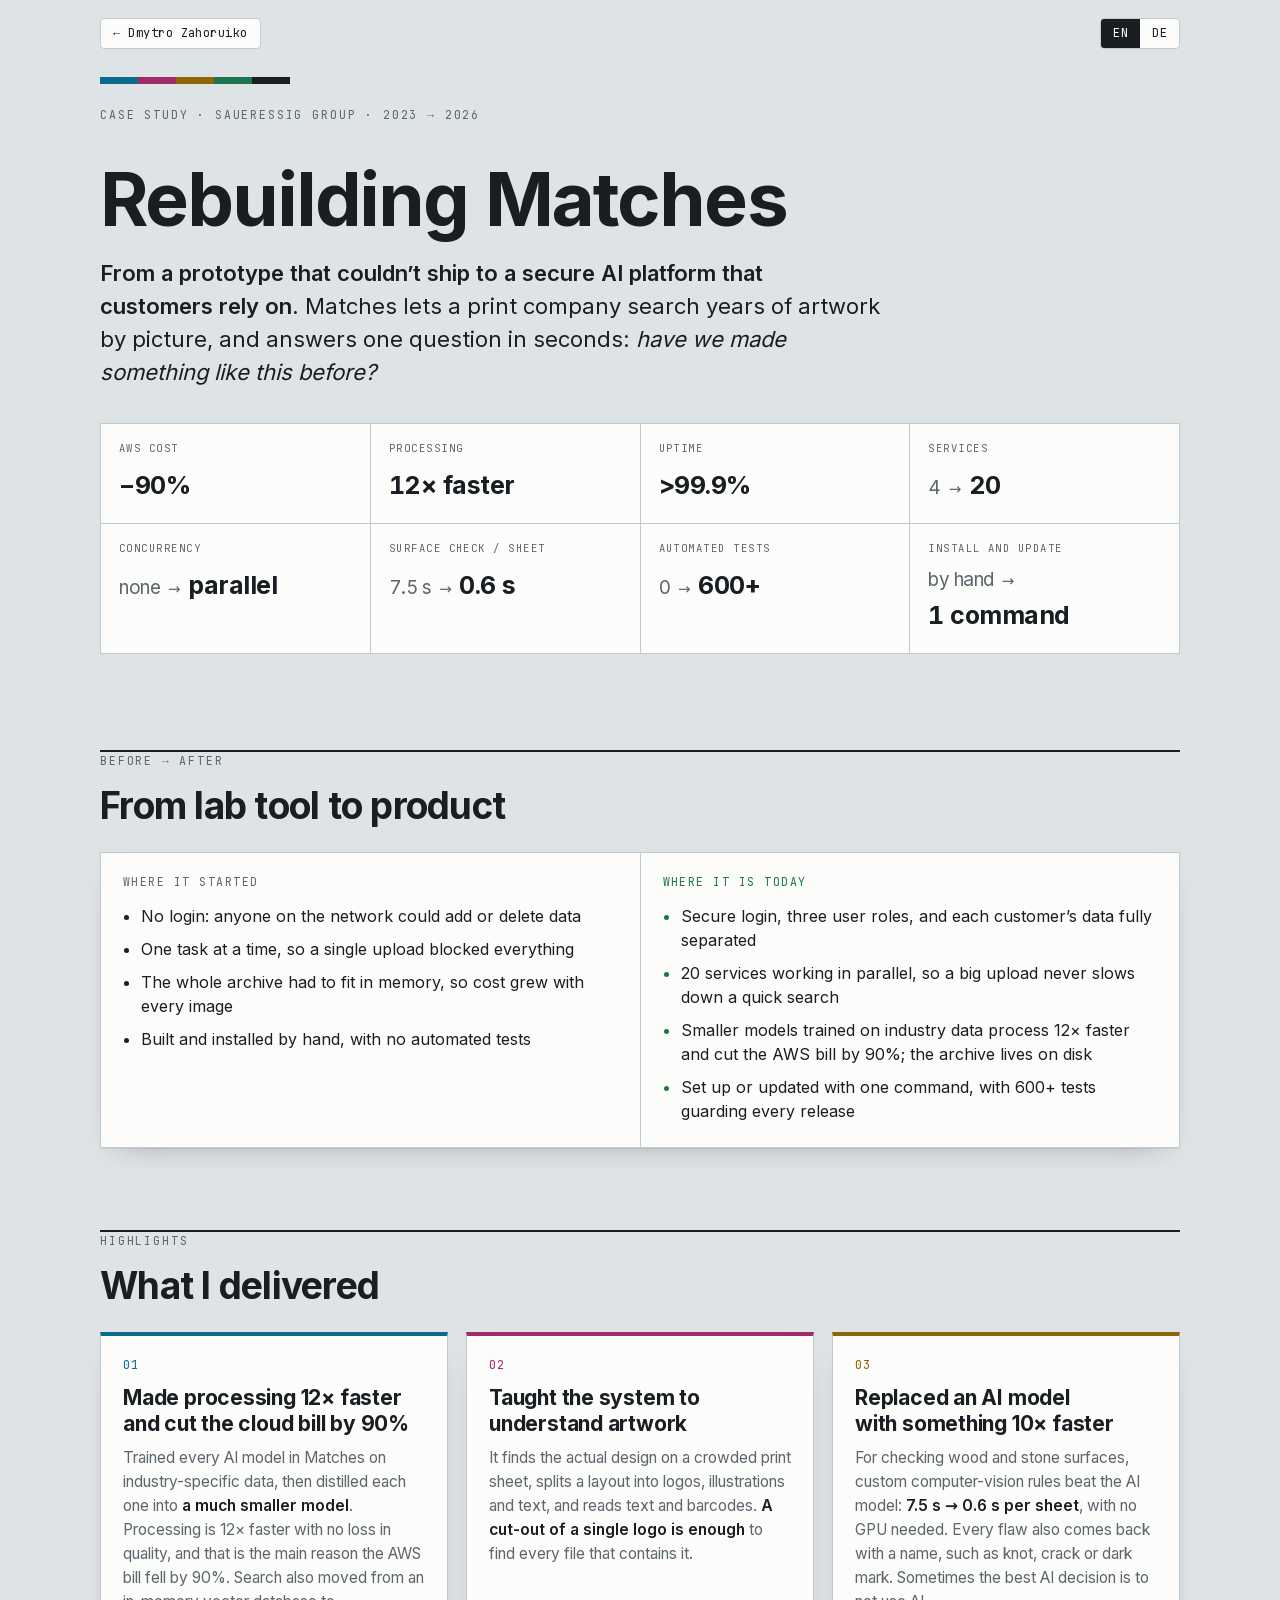
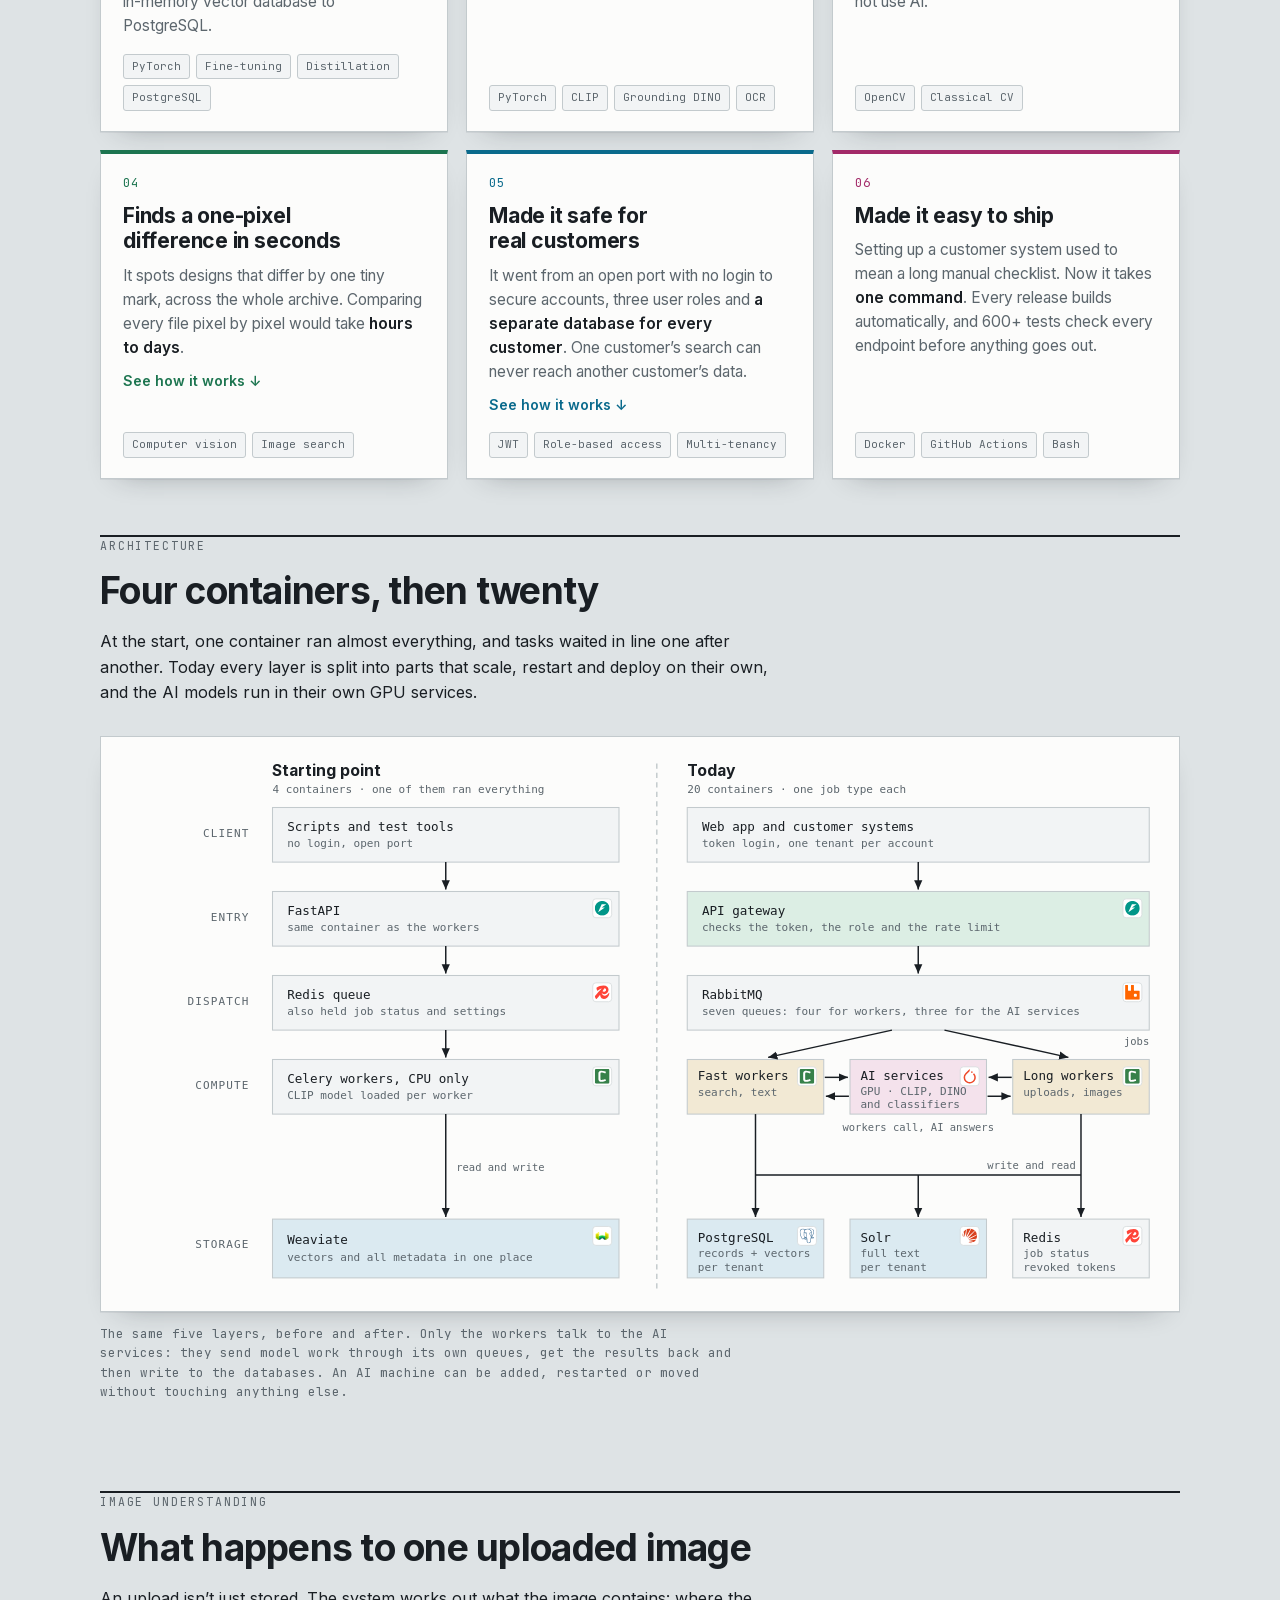
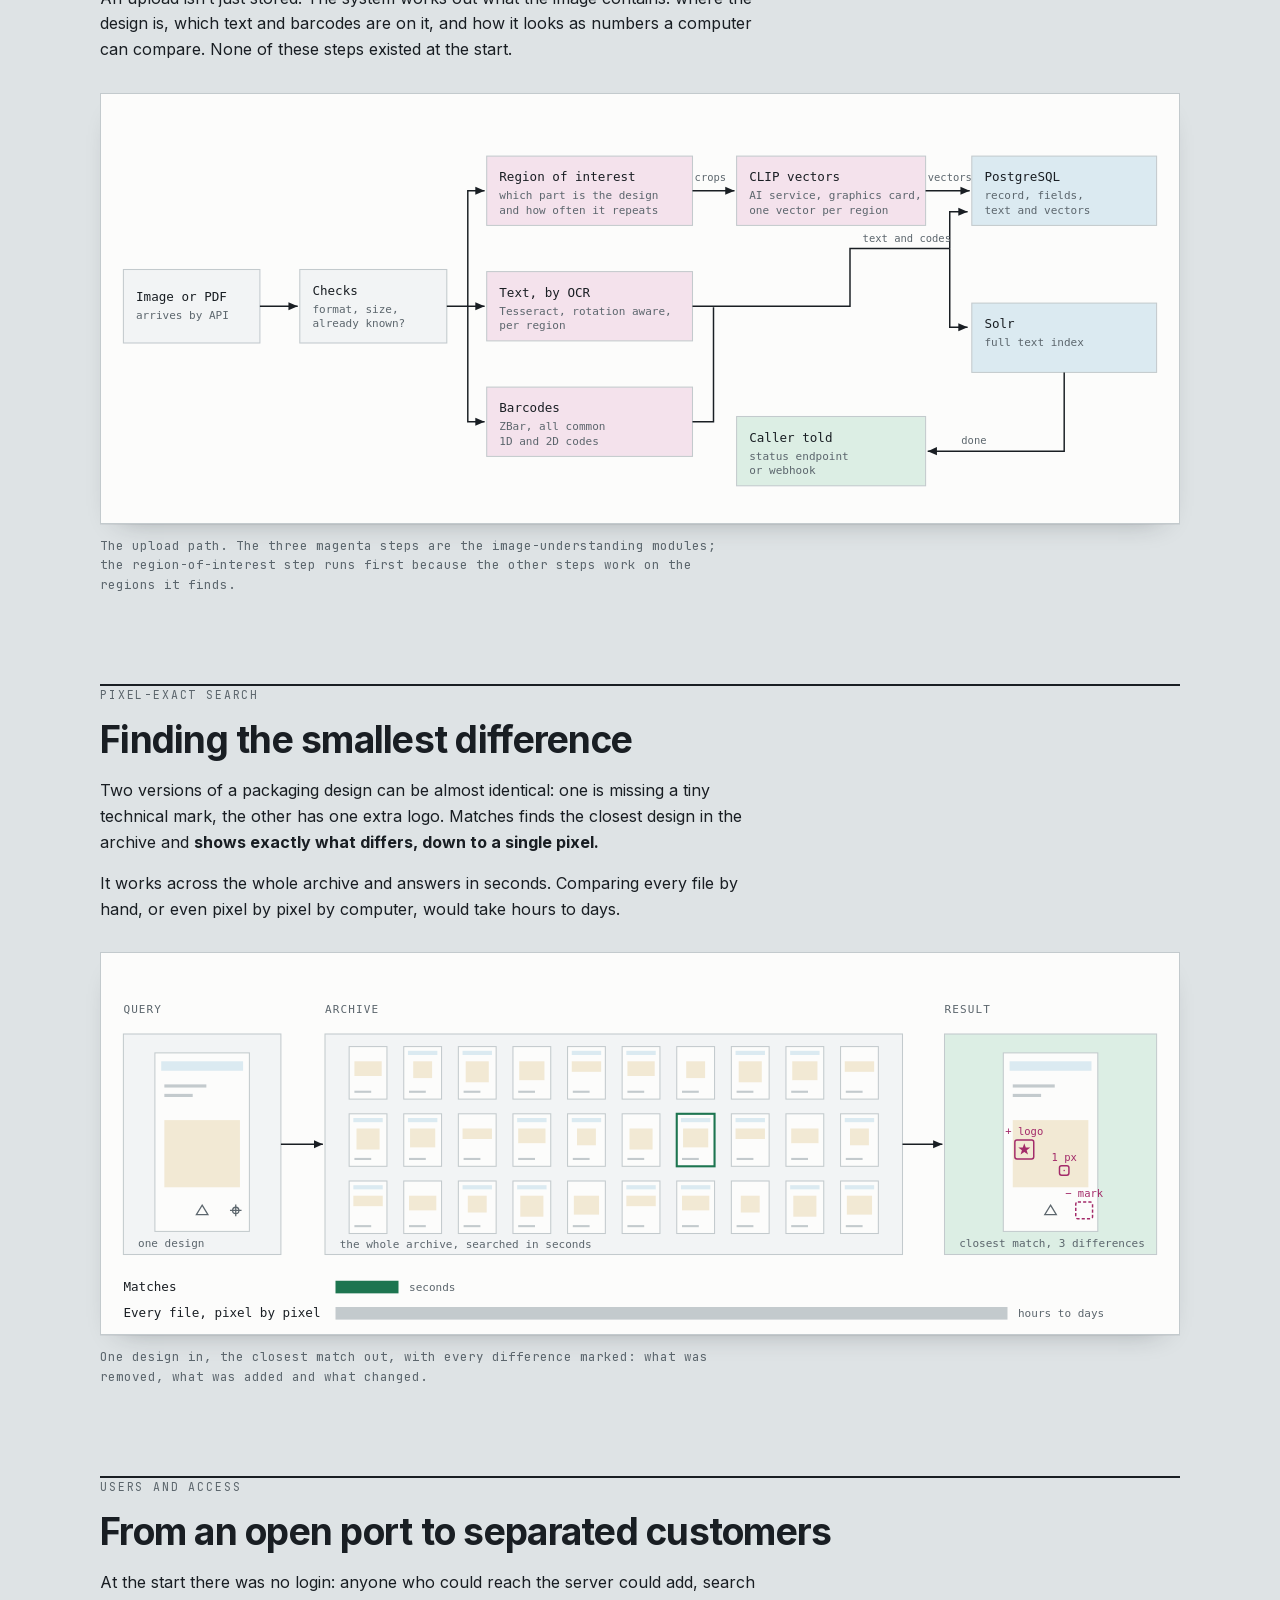
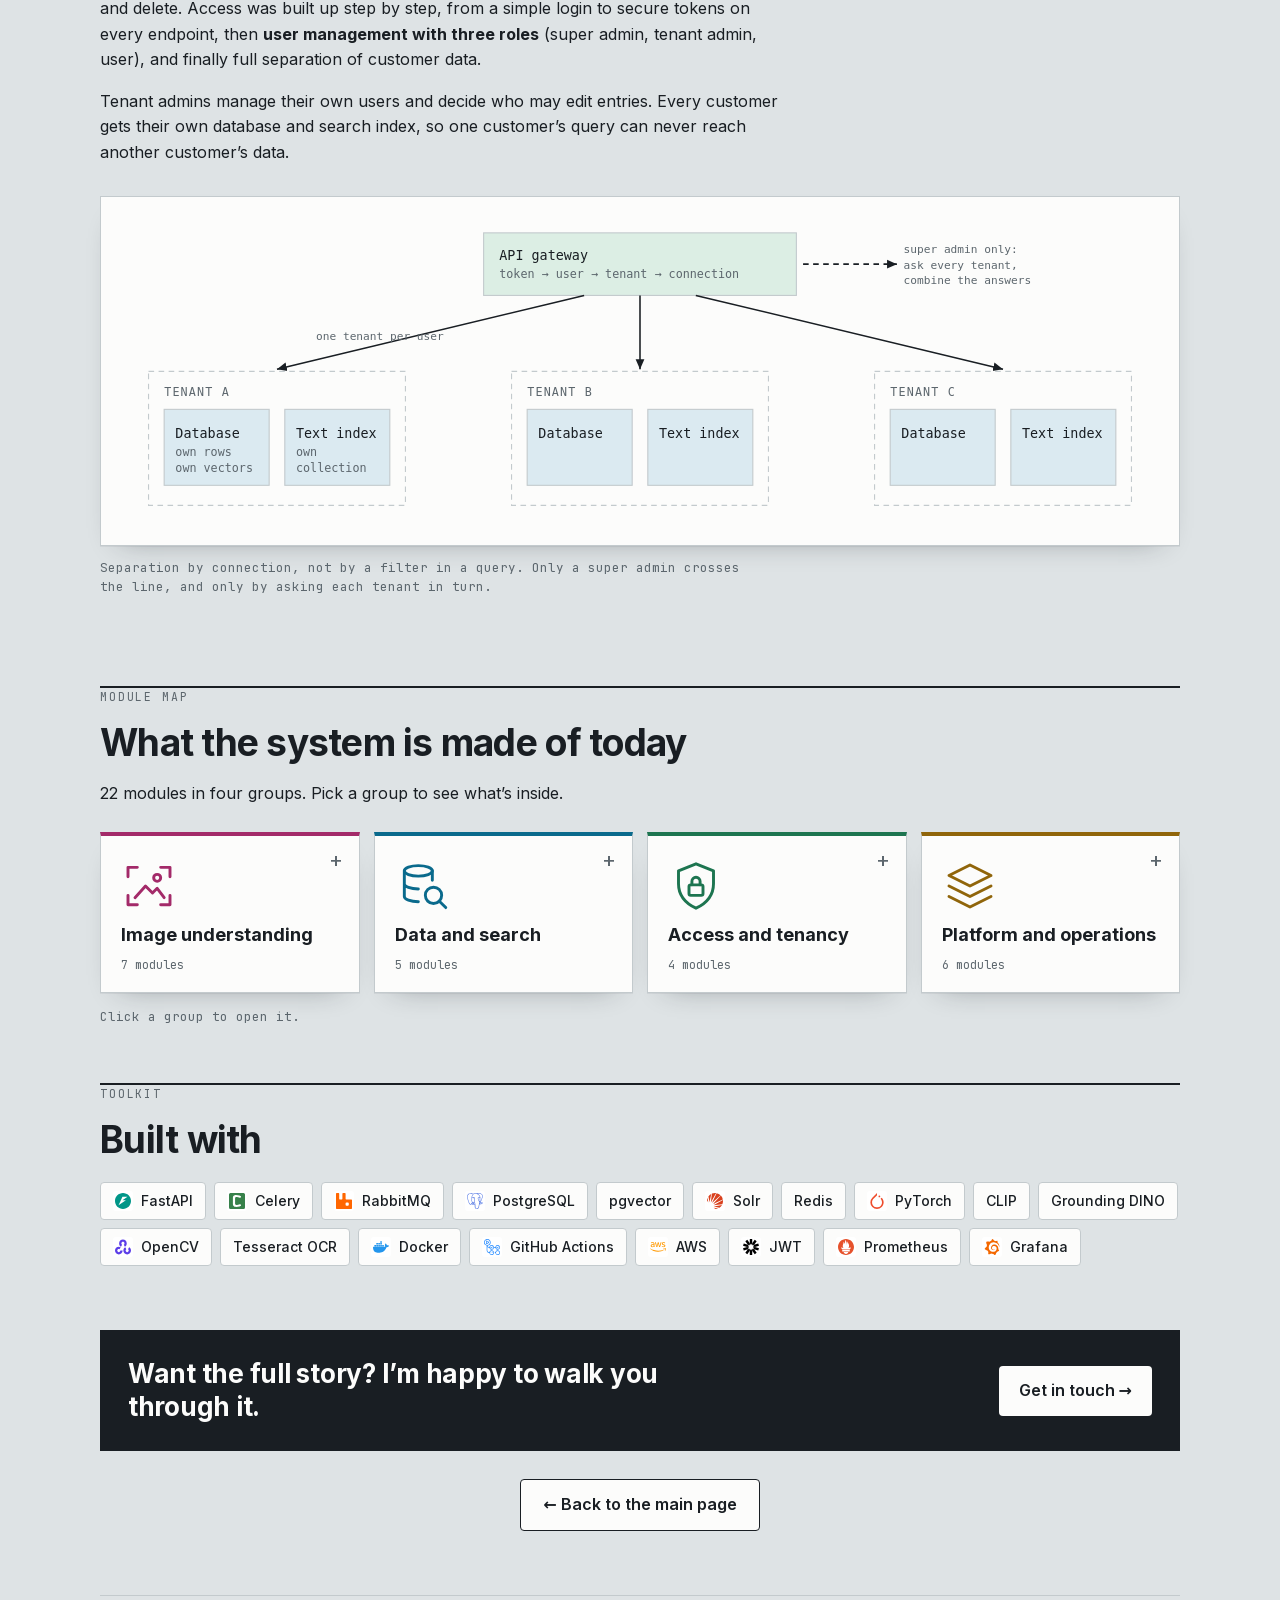
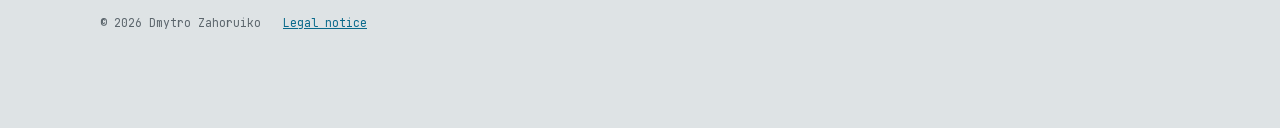
<file: rebuilding_matches.html>
<!doctype html>
<html lang="en">
<head>
<meta charset="utf-8">
<meta name="viewport" content="width=device-width, initial-scale=1">
<title>Rebuilding Matches</title>
<meta name="description" content="Case study: taking an AI image-search platform from prototype to a secure multi-customer product.">
<link rel="stylesheet" href="fonts/fonts.css">
<style>
  :root {
    --table: #DEE3E5;
    --sheet: #FCFCFB;
    --sheet-2: #F2F4F5;
    --ink: #191E23;
    --ink-soft: #5C666D;
    --rule: #C3CACD;
    --rule-soft: #DDE2E4;
    --cyan: #0A6A8C;
    --magenta: #A32A69;
    --ochre: #90650A;
    --green: #1D7550;
    --t-cyan: #DBEAF1;
    --t-magenta: #F4E2EC;
    --t-ochre: #F2E9D4;
    --t-green: #DCEEE4;
    --shadow: 0 1px 0 rgba(25,30,35,.06), 0 12px 28px -20px rgba(25,30,35,.45);

    --display: "Inter", "Segoe UI", system-ui, -apple-system, "Helvetica Neue", Arial, sans-serif;
    --body: "Inter", "Segoe UI", system-ui, -apple-system, "Helvetica Neue", Arial, sans-serif;
    --mono: "JetBrains Mono", ui-monospace, "SF Mono", "Cascadia Mono", Consolas, Menlo, monospace;
    --mono-svg: ui-monospace, "SF Mono", "Cascadia Mono", "DejaVu Sans Mono", Menlo, Consolas, monospace;
  }
  @media (prefers-color-scheme: dark) {
    :root:not([data-theme="light"]) {
      --table: #13171A;
      --sheet: #1B2025;
      --sheet-2: #21272C;
      --ink: #E6E9E8;
      --ink-soft: #97A1A8;
      --rule: #333B41;
      --rule-soft: #272E33;
      --cyan: #5CBBD9;
      --magenta: #E489B4;
      --ochre: #D9B255;
      --green: #63C193;
      --t-cyan: #123340;
      --t-magenta: #391F2D;
      --t-ochre: #332A16;
      --t-green: #153027;
      --shadow: 0 1px 0 rgba(0,0,0,.4), 0 14px 30px -22px rgba(0,0,0,.9);
    }
  }
  :root[data-theme="dark"] {
    --table: #13171A;
    --sheet: #1B2025;
    --sheet-2: #21272C;
    --ink: #E6E9E8;
    --ink-soft: #97A1A8;
    --rule: #333B41;
    --rule-soft: #272E33;
    --cyan: #5CBBD9;
    --magenta: #E489B4;
    --ochre: #D9B255;
    --green: #63C193;
    --t-cyan: #123340;
    --t-magenta: #391F2D;
    --t-ochre: #332A16;
    --t-green: #153027;
    --shadow: 0 1px 0 rgba(0,0,0,.4), 0 14px 30px -22px rgba(0,0,0,.9);
  }

  * { box-sizing: border-box; }

  body {
    margin: 0;
    background: var(--table);
    color: var(--ink);
    font-family: var(--body);
    font-size: 16px;
    line-height: 1.6;
    padding: 0 20px 96px;
    -webkit-font-smoothing: antialiased;
  }

  .wrap { max-width: 1080px; margin: 0 auto; }
  .col { max-width: 68ch; }

  a { color: var(--cyan); }
  :focus-visible { outline: 2px solid var(--cyan); outline-offset: 3px; }


  /* ---------- top bar ---------- */
  .topbar { display: flex; justify-content: space-between; align-items: center; padding: 18px 0 0; font-family: var(--mono); font-size: 12px; letter-spacing: .04em; }
  .topbar .back { color: var(--ink); text-decoration: none; padding: 5px 12px; border: 1px solid var(--rule); border-radius: 4px; background: var(--sheet); }
  .topbar .back:hover { background: var(--sheet-2); border-color: var(--ink-soft); }
  .topbar .lang { display: flex; border: 1px solid var(--rule); border-radius: 4px; overflow: hidden; background: var(--sheet); }
  .topbar .lang a { padding: 5px 12px; text-decoration: none; color: var(--ink); }
  .topbar .lang a[aria-current] { background: var(--ink); color: var(--sheet); }

  /* ---------- masthead ---------- */

  .masthead {
    padding: 28px 0 40px;
    display: flex;
    flex-direction: column;
    gap: 22px;
  }
  .eyebrow {
    font-family: var(--mono);
    font-size: 11.5px;
    letter-spacing: .16em;
    text-transform: uppercase;
    color: var(--ink-soft);
  }
  h1 {
    font-family: var(--display);
    font-weight: 700;
    letter-spacing: -0.025em;
    font-size: clamp(42px, 7vw, 74px);
    line-height: .98;
    margin: 0;
    text-wrap: balance;
  }
  .lede {
    font-size: clamp(19px, 2.2vw, 22px);
    line-height: 1.5;
    max-width: 60ch;
    margin: 0;
    color: var(--ink);
  }
  .lede b { font-weight: 600; }

  .inkbar { display: flex; height: 7px; width: 190px; }
  .inkbar span { flex: 1; }

  /* ---------- counters ---------- */

  .counters {
    display: grid;
    grid-template-columns: repeat(auto-fit, minmax(160px, 1fr));
    gap: 1px;
    background: var(--rule);
    border: 1px solid var(--rule);
    margin: 12px 0 0;
  }
  .counter { background: var(--sheet); padding: 16px 18px 18px; }
  .counter dt {
    font-family: var(--mono);
    font-size: 10.5px;
    letter-spacing: .14em;
    text-transform: uppercase;
    color: var(--ink-soft);
    margin: 0 0 8px;
  }
  .counter dd {
    margin: 0;
    font-family: var(--display);
    font-weight: 700;
    letter-spacing: -0.02em;
    font-size: 25px;
    font-variant-numeric: tabular-nums;
    display: flex;
    align-items: baseline;
    flex-wrap: wrap;
    gap: 0 8px;
  }
  .counter .was { color: var(--ink-soft); font-weight: 400; font-size: 19px; }
  .counter .arw { color: var(--ink-soft); font-weight: 400; font-size: 15px; }
  @media (min-width: 700px) and (max-width: 1099px) {
    .counters { grid-template-columns: repeat(3, 1fr); }
    .counter dd { flex-wrap: nowrap; white-space: nowrap; }
  }
  @media (min-width: 1100px) {
    .counters { grid-template-columns: repeat(6, auto); }
    .counter dd { flex-wrap: nowrap; white-space: nowrap; }
  }

  /* ---------- sections ---------- */

  section { padding: 56px 0 0; }
  h2 {
    font-family: var(--display);
    font-weight: 700;
    letter-spacing: -0.02em;
    font-size: clamp(27px, 3.4vw, 37px);
    line-height: 1.08;
    margin: 10px 0 18px;
    text-wrap: balance;
  }
  h3 {
    font-family: var(--display);
    font-weight: 700;
    font-size: 19px;
    letter-spacing: -0.01em;
    margin: 0 0 6px;
  }
  p { margin: 0 0 16px; }
  .sec-rule { border: 0; border-top: 2px solid var(--ink); margin: 0; }

  .note {
    font-family: var(--mono);
    font-size: 12.5px;
    line-height: 1.55;
    color: var(--ink-soft);
  }

  /* ---------- figures ---------- */

  figure { margin: 30px 0 34px; }
  .scroller {
    overflow-x: auto;
    background: var(--sheet);
    border: 1px solid var(--rule);
    box-shadow: var(--shadow);
    padding: 22px 22px 8px;
  }
  .scroller svg { display: block; min-width: 700px; max-width: 100%; height: auto; }
  figcaption {
    font-family: var(--mono);
    font-size: 12.5px;
    line-height: 1.55;
    color: var(--ink-soft);
    margin-top: 12px;
    max-width: 80ch;
  }
  .svg-box { fill: var(--sheet-2); stroke: var(--rule); stroke-width: 1; }
  .svg-lbl { font-family: var(--mono-svg); font-size: 12px; fill: var(--ink); }
  .svg-sub { font-family: var(--mono-svg); font-size: 10.5px; fill: var(--ink-soft); }
  .svg-row { font-family: var(--mono-svg); font-size: 10.5px; letter-spacing: .1em; fill: var(--ink-soft); }
  .svg-ttl { font-family: var(--display); font-size: 15px; font-weight: 700; fill: var(--ink); }
  .svg-line { stroke: var(--ink); stroke-width: 1.4; fill: none; }
  .svg-dash { stroke: var(--rule); stroke-width: 1.4; fill: none; stroke-dasharray: 5 4; }
  .svg-edge { font-family: var(--mono-svg); font-size: 10px; fill: var(--ink-soft); }

  /* ---------- layer blocks ---------- */

  .layers { display: flex; flex-direction: column; gap: 22px; }
  .layer {
    background: var(--sheet);
    border: 1px solid var(--rule);
    box-shadow: var(--shadow);
  }
  .layer-head {
    display: flex;
    align-items: center;
    gap: 12px;
    padding: 14px 20px;
    border-bottom: 1px solid var(--rule);
  }
  .layer-head .dot { width: 12px; height: 12px; flex: 0 0 auto; }
  .layer-head h3 {
    margin: 0;
    font-size: 13px;
    letter-spacing: .13em;
    text-transform: uppercase;
    font-family: var(--mono);
    font-weight: 400;
  }
  .layer-head .cnt { margin-left: auto; font-family: var(--mono); font-size: 11.5px; color: var(--ink-soft); }
  .mods { display: grid; grid-template-columns: repeat(auto-fit, minmax(290px, 1fr)); gap: 1px; background: var(--rule-soft); }
  .mod { background: var(--sheet); padding: 16px 20px 18px; }
  .mod-name { font-family: var(--display); font-weight: 700; font-size: 15.5px; margin: 0 0 5px; }
  .mod p { font-size: 14.5px; line-height: 1.5; margin: 0; color: var(--ink-soft); }
  .mod p b { color: var(--ink); font-weight: 400; }

  /* ---------- decision panel ---------- */

  .compare {
    display: grid;
    grid-template-columns: repeat(auto-fit, minmax(280px, 1fr));
    gap: 1px;
    background: var(--rule);
    border: 1px solid var(--rule);
    box-shadow: var(--shadow);
    margin: 26px 0;
  }
  .compare > div { background: var(--sheet); padding: 20px 22px 24px; }
  .compare h3 { font-family: var(--mono); font-weight: 400; font-size: 11.5px; letter-spacing: .13em; text-transform: uppercase; color: var(--ink-soft); margin-bottom: 12px; }
  .compare ul { margin: 0; padding-left: 18px; }
  .compare li { font-size: 15px; line-height: 1.5; margin-bottom: 9px; }
  .compare li:last-child { margin-bottom: 0; }

  footer {
    margin-top: 64px;
    border-top: 1px solid var(--rule);
    padding-top: 18px;
    font-family: var(--mono);
    font-size: 11.5px;
    color: var(--ink-soft);
    display: flex;
    flex-wrap: wrap;
    gap: 6px 22px;
  }

  @media (max-width: 620px) {
    body { font-size: 16px; }
  }

  @media print {
    body { background: #fff; color: #000; padding: 0; }
    .scroller, .layer, .compare, .counters { box-shadow: none; }
    section, figure, .layer { break-inside: avoid; }
  }

  /* ---------- before / after ---------- */
  .compare .after h3 { color: var(--green); }
  .compare .after li::marker { color: var(--green); }
  .compare li { font-size: 16px; }

  /* ---------- highlight cards ---------- */
  .wins { display: grid; grid-template-columns: repeat(auto-fit, minmax(min(310px, 100%), 1fr)); gap: 18px; margin-top: 26px; }
  .win {
    background: var(--sheet);
    border: 1px solid var(--rule);
    border-top: 4px solid var(--accent, var(--ink));
    box-shadow: var(--shadow);
    padding: 20px 22px 20px;
    display: flex;
    flex-direction: column;
    gap: 10px;
  }
  .win .num { font-family: var(--mono); font-size: 12px; color: var(--accent, var(--ink-soft)); letter-spacing: .08em; }
  .win h3 { font-size: 21px; line-height: 1.2; margin: 0; text-wrap: balance; }
  .win p { margin: 0; font-size: 15.5px; line-height: 1.55; color: var(--ink-soft); }
  .win p b { color: var(--ink); font-weight: 600; }
  .tags { list-style: none; margin: auto 0 0; padding: 6px 0 0; display: flex; flex-wrap: wrap; gap: 6px; }
  .tags li { font-family: var(--mono); font-size: 11px; padding: 3px 8px; border: 1px solid var(--rule); border-radius: 3px; background: var(--sheet-2); color: var(--ink-soft); }

  /* ---------- stack ---------- */
  .stack { list-style: none; padding: 0; margin: 22px 0 0; display: flex; flex-wrap: wrap; gap: 8px; }
  .stack li { display: inline-flex; align-items: center; gap: 8px; padding: 7px 12px; background: var(--sheet); border: 1px solid var(--rule); border-radius: 4px; font-size: 14px; font-weight: 500; }
  .stack i { display: inline-flex; width: 20px; height: 20px; padding: 2px; background: #fff; border-radius: 3px; }
  .stack img { width: 100%; height: 100%; }


  /* ---------- call to action ---------- */
  .cta { margin-top: 64px; padding: 28px; background: var(--ink); color: var(--sheet); display: flex; flex-wrap: wrap; align-items: center; justify-content: space-between; gap: 18px 28px; }
  .cta p { margin: 0; font-size: clamp(20px, 2.6vw, 26px); font-weight: 700; letter-spacing: -0.01em; line-height: 1.25; max-width: 32ch; }
  .cta a { background: var(--sheet); color: var(--ink); text-decoration: none; font-weight: 600; padding: 12px 20px; border-radius: 4px; white-space: nowrap; }
  .cta a:hover { background: var(--sheet-2); }
  .home { display: flex; justify-content: center; margin-top: 28px; }
  .home a { display: inline-flex; align-items: center; gap: 8px; padding: 12px 22px; border: 1px solid var(--ink); border-radius: 4px; color: var(--ink); background: var(--sheet); text-decoration: none; font-weight: 600; }
  .home a:hover { background: var(--ink); color: var(--sheet); }
  .win .jump { font-size: 14px; font-weight: 600; color: var(--accent, var(--cyan)); text-decoration: none; }
  .win .jump:hover { text-decoration: underline; }

  /* ---------- counters wrap to fill each row ---------- */
  .counters { display: flex; flex-wrap: wrap; }
  .counter { flex: 1 1 22%; }
  .counter dd { flex-wrap: wrap; white-space: normal; }
  @media (max-width: 699px) { .counter { flex-basis: 40%; } }

  /* ---------- diagrams use the full width ---------- */
  .scroller { padding: 18px 14px 6px; }
  .scroller svg { width: 100%; max-width: none; }

  /* ---------- module map ---------- */
  .groups { display: grid; grid-template-columns: repeat(4, 1fr); gap: 14px; margin-top: 26px; }
  @media (max-width: 760px) { .groups { grid-template-columns: repeat(2, 1fr); } }
  .group {
    font: inherit;
    color: var(--ink);
    text-align: left;
    cursor: pointer;
    position: relative;
    background: var(--sheet);
    border: 1px solid var(--rule);
    border-top: 4px solid var(--accent);
    box-shadow: var(--shadow);
    padding: 22px 20px 18px;
    display: flex;
    flex-direction: column;
    gap: 10px;
    transition: background .15s, transform .15s;
  }
  .group:hover { transform: translateY(-2px); }
  .group[aria-expanded="true"] { background: var(--tint); border-color: var(--accent); }
  .group::after { content: "+"; position: absolute; top: 14px; right: 16px; font-family: var(--mono); font-size: 22px; line-height: 1; color: var(--ink-soft); }
  .group[aria-expanded="true"]::after { content: "\2212"; }
  .gicon { width: 56px; height: 56px; color: var(--accent); }
  .gname { font-family: var(--display); font-weight: 700; font-size: 18px; line-height: 1.2; }
  .gcnt { font-family: var(--mono); font-size: 11.5px; color: var(--ink-soft); }
  .ghint { font-family: var(--mono); font-size: 12.5px; color: var(--ink-soft); margin: 14px 0 0; }
  .gpanel { margin-top: 18px; }
  @media (prefers-reduced-motion: reduce) { .group { transition: none; } .group:hover { transform: none; } }
  @media print { .gpanel[hidden] { display: block; } .ghint { display: none; } }
</style>
</head>
<body>

<div class="wrap">
  <nav class="topbar" aria-label="Site">
    <a class="back" href="index.html?lang=en">&larr; Dmytro Zahoruiko</a>
    <div class="lang" role="group" aria-label="Language / Sprache">
      <a href="rebuilding_matches.html" lang="en" hreflang="en" aria-current="page" onclick="try{localStorage.setItem('lang','en')}catch(e){}">EN</a>
      <a href="rebuilding_matches.de.html" lang="de" hreflang="de" onclick="try{localStorage.setItem('lang','de')}catch(e){}">DE</a>
    </div>
  </nav>


  <header class="masthead">
    <div class="inkbar" aria-hidden="true">
      <span style="background: var(--cyan)"></span>
      <span style="background: var(--magenta)"></span>
      <span style="background: var(--ochre)"></span>
      <span style="background: var(--green)"></span>
      <span style="background: var(--ink)"></span>
    </div>
    <p class="eyebrow">Case study &middot; SAUERESSIG Group &middot; 2023 &rarr; 2026</p>
    <h1>Rebuilding Matches</h1>
    <p class="lede"><b>From a prototype that couldn&rsquo;t ship to a secure AI platform that customers rely on.</b> Matches lets a print company search years of artwork by picture, and answers one question in seconds: <i>have we made something like this before?</i></p>

    <dl class="counters">
      <div class="counter">
        <dt>AWS cost</dt>
        <dd>&minus;90%</dd>
      </div>
      <div class="counter">
        <dt>Processing</dt>
        <dd>12&times; faster</dd>
      </div>
      <div class="counter">
        <dt>Uptime</dt>
        <dd>&gt;99.9%</dd>
      </div>
      <div class="counter">
        <dt>Services</dt>
        <dd><span class="was">4</span><span class="arw">&rarr;</span>20</dd>
      </div>
      <div class="counter">
        <dt>Concurrency</dt>
        <dd><span class="was">none</span><span class="arw">&rarr;</span>parallel</dd>
      </div>
      <div class="counter">
        <dt>Surface check / sheet</dt>
        <dd><span class="was">7.5 s</span><span class="arw">&rarr;</span>0.6 s</dd>
      </div>
      <div class="counter">
        <dt>Automated tests</dt>
        <dd><span class="was">0</span><span class="arw">&rarr;</span>600+</dd>
      </div>
      <div class="counter">
        <dt>Install and update</dt>
        <dd><span class="was">by hand</span><span class="arw">&rarr;</span>1 command</dd>
      </div>
    </dl>
  </header>

  <section id="change">
    <hr class="sec-rule">
    <p class="eyebrow">Before &rarr; after</p>
    <h2>From lab tool to product</h2>

    <div class="compare">
      <div>
        <h3>Where it started</h3>
        <ul>
          <li>No login: anyone on the network could add or delete data</li>
          <li>One task at a time, so a single upload blocked everything</li>
          <li>The whole archive had to fit in memory, so cost grew with every image</li>
          <li>Built and installed by hand, with no automated tests</li>
        </ul>
      </div>
      <div class="after">
        <h3>Where it is today</h3>
        <ul>
          <li>Secure login, three user roles, and each customer&rsquo;s data fully separated</li>
          <li>20 services working in parallel, so a big upload never slows down a quick search</li>
          <li>Smaller models trained on industry data process 12&times; faster and cut the AWS bill by 90%; the archive lives on disk</li>
          <li>Set up or updated with one command, with 600+ tests guarding every release</li>
        </ul>
      </div>
    </div>
  </section>

  <section id="highlights">
    <hr class="sec-rule">
    <p class="eyebrow">Highlights</p>
    <h2>What I delivered</h2>

    <div class="wins">
      <article class="win" style="--accent: var(--cyan)">
        <span class="num">01</span>
        <h3>Made processing 12&times; faster and cut the cloud bill by 90%</h3>
        <p>Trained every AI model in Matches on industry-specific data, then distilled each one into <b>a much smaller model</b>. Processing is 12&times; faster with no loss in quality, and that is the main reason the AWS bill fell by 90%. Search also moved from an in-memory vector database to PostgreSQL.</p>
        <ul class="tags"><li>PyTorch</li><li>Fine-tuning</li><li>Distillation</li><li>PostgreSQL</li></ul>
      </article>

      <article class="win" style="--accent: var(--magenta)">
        <span class="num">02</span>
        <h3>Taught the system to understand artwork</h3>
        <p>It finds the actual design on a crowded print sheet, splits a layout into logos, illustrations and text, and reads text and barcodes. <b>A cut-out of a single logo is enough</b> to find every file that contains it.</p>
        <ul class="tags"><li>PyTorch</li><li>CLIP</li><li>Grounding DINO</li><li>OCR</li></ul>
      </article>

      <article class="win" style="--accent: var(--ochre)">
        <span class="num">03</span>
        <h3>Replaced an AI model with something 10&times; faster</h3>
        <p>For checking wood and stone surfaces, custom computer-vision rules beat the AI model: <b>7.5 s &rarr; 0.6 s per sheet</b>, with no GPU needed. Every flaw also comes back with a name, such as knot, crack or dark mark. Sometimes the best AI decision is to not use AI.</p>
        <ul class="tags"><li>OpenCV</li><li>Classical CV</li></ul>
      </article>

      <article class="win" style="--accent: var(--green)">
        <span class="num">04</span>
        <h3>Finds a one-pixel difference in seconds</h3>
        <p>It spots designs that differ by one tiny mark, across the whole archive. Comparing every file pixel by pixel would take <b>hours to days</b>.</p>
        <a class="jump" href="#pixel">See how it works &darr;</a>
        <ul class="tags"><li>Computer vision</li><li>Image search</li></ul>
      </article>

      <article class="win" style="--accent: var(--cyan)">
        <span class="num">05</span>
        <h3>Made it safe for real customers</h3>
        <p>It went from an open port with no login to secure accounts, three user roles and <b>a separate database for every customer</b>. One customer&rsquo;s search can never reach another customer&rsquo;s data.</p>
        <a class="jump" href="#tenants">See how it works &darr;</a>
        <ul class="tags"><li>JWT</li><li>Role-based access</li><li>Multi-tenancy</li></ul>
      </article>

      <article class="win" style="--accent: var(--magenta)">
        <span class="num">06</span>
        <h3>Made it easy to ship</h3>
        <p>Setting up a customer system used to mean a long manual checklist. Now it takes <b>one command</b>. Every release builds automatically, and 600+ tests check every endpoint before anything goes out.</p>
        <ul class="tags"><li>Docker</li><li>GitHub Actions</li><li>Bash</li></ul>
      </article>
    </div>
  </section>

  <section id="architecture">
    <hr class="sec-rule">
    <p class="eyebrow">Architecture</p>
    <h2>Four containers, then twenty</h2>
    <div class="col">
      <p>At the start, one container ran almost everything, and tasks waited in line one after another. Today every layer is split into parts that scale, restart and deploy on their own, and the AI models run in their own GPU services.</p>
    </div>
    <figure>
      <div class="scroller">
        <svg viewBox="0 0 1000 524" role="img" aria-label="Layer by layer comparison of the system at the start and today. Each of the five layers — client, entry, dispatch, compute, storage — was split from a single part into several specialised parts.">
          <defs>
            <marker id="a1" viewBox="0 0 10 10" refX="9" refY="5" markerWidth="7" markerHeight="7" orient="auto-start-reverse">
              <path d="M 0 1 L 9 5 L 0 9 z" fill="currentColor"></path>
            </marker>
            <symbol id="lg-postgresql" viewBox="0 0 24 24"><path d="M23.5594 14.7228a.5269.5269 0 0 0-.0563-.1191c-.139-.2632-.4768-.3418-1.0074-.2321-1.6533.3411-2.2935.1312-2.5256-.0191 1.342-2.0482 2.445-4.522 3.0411-6.8297.2714-1.0507.7982-3.5237.1222-4.7316a1.5641 1.5641 0 0 0-.1509-.235C21.6931.9086 19.8007.0248 17.5099.0005c-1.4947-.0158-2.7705.3461-3.1161.4794a9.449 9.449 0 0 0-.5159-.0816 8.044 8.044 0 0 0-1.3114-.1278c-1.1822-.0184-2.2038.2642-3.0498.8406-.8573-.3211-4.7888-1.645-7.2219.0788C.9359 2.1526.3086 3.8733.4302 6.3043c.0409.818.5069 3.334 1.2423 5.7436.4598 1.5065.9387 2.7019 1.4334 3.582.553.9942 1.1259 1.5933 1.7143 1.7895.4474.1491 1.1327.1441 1.8581-.7279.8012-.9635 1.5903-1.8258 1.9446-2.2069.4351.2355.9064.3625 1.39.3772a.0569.0569 0 0 0 .0004.0041 11.0312 11.0312 0 0 0-.2472.3054c-.3389.4302-.4094.5197-1.5002.7443-.3102.064-1.1344.2339-1.1464.8115-.0025.1224.0329.2309.0919.3268.2269.4231.9216.6097 1.015.6331 1.3345.3335 2.5044.092 3.3714-.6787-.017 2.231.0775 4.4174.3454 5.0874.2212.5529.7618 1.9045 2.4692 1.9043.2505 0 .5263-.0291.8296-.0941 1.7819-.3821 2.5557-1.1696 2.855-2.9059.1503-.8707.4016-2.8753.5388-4.1012.0169-.0703.0357-.1207.057-.1362.0007-.0005.0697-.0471.4272.0307a.3673.3673 0 0 0 .0443.0068l.2539.0223.0149.001c.8468.0384 1.9114-.1426 2.5312-.4308.6438-.2988 1.8057-1.0323 1.5951-1.6698zM2.371 11.8765c-.7435-2.4358-1.1779-4.8851-1.2123-5.5719-.1086-2.1714.4171-3.6829 1.5623-4.4927 1.8367-1.2986 4.8398-.5408 6.108-.13-.0032.0032-.0066.0061-.0098.0094-2.0238 2.044-1.9758 5.536-1.9708 5.7495-.0002.0823.0066.1989.0162.3593.0348.5873.0996 1.6804-.0735 2.9184-.1609 1.1504.1937 2.2764.9728 3.0892.0806.0841.1648.1631.2518.2374-.3468.3714-1.1004 1.1926-1.9025 2.1576-.5677.6825-.9597.5517-1.0886.5087-.3919-.1307-.813-.5871-1.2381-1.3223-.4796-.839-.9635-2.0317-1.4155-3.5126zm6.0072 5.0871c-.1711-.0428-.3271-.1132-.4322-.1772.0889-.0394.2374-.0902.4833-.1409 1.2833-.2641 1.4815-.4506 1.9143-1.0002.0992-.126.2116-.2687.3673-.4426a.3549.3549 0 0 0 .0737-.1298c.1708-.1513.2724-.1099.4369-.0417.156.0646.3078.26.3695.4752.0291.1016.0619.2945-.0452.4444-.9043 1.2658-2.2216 1.2494-3.1676 1.0128zm2.094-3.988-.0525.141c-.133.3566-.2567.6881-.3334 1.003-.6674-.0021-1.3168-.2872-1.8105-.8024-.6279-.6551-.9131-1.5664-.7825-2.5004.1828-1.3079.1153-2.4468.079-3.0586-.005-.0857-.0095-.1607-.0122-.2199.2957-.2621 1.6659-.9962 2.6429-.7724.4459.1022.7176.4057.8305.928.5846 2.7038.0774 3.8307-.3302 4.7363-.084.1866-.1633.3629-.2311.5454zm7.3637 4.5725c-.0169.1768-.0358.376-.0618.5959l-.146.4383a.3547.3547 0 0 0-.0182.1077c-.0059.4747-.054.6489-.115.8693-.0634.2292-.1353.4891-.1794 1.0575-.11 1.4143-.8782 2.2267-2.4172 2.5565-1.5155.3251-1.7843-.4968-2.0212-1.2217a6.5824 6.5824 0 0 0-.0769-.2266c-.2154-.5858-.1911-1.4119-.1574-2.5551.0165-.5612-.0249-1.9013-.3302-2.6462.0044-.2932.0106-.5909.019-.8918a.3529.3529 0 0 0-.0153-.1126 1.4927 1.4927 0 0 0-.0439-.208c-.1226-.4283-.4213-.7866-.7797-.9351-.1424-.059-.4038-.1672-.7178-.0869.067-.276.1831-.5875.309-.9249l.0529-.142c.0595-.16.134-.3257.213-.5012.4265-.9476 1.0106-2.2453.3766-5.1772-.2374-1.0981-1.0304-1.6343-2.2324-1.5098-.7207.0746-1.3799.3654-1.7088.5321a5.6716 5.6716 0 0 0-.1958.1041c.0918-1.1064.4386-3.1741 1.7357-4.4823a4.0306 4.0306 0 0 1 .3033-.276.3532.3532 0 0 0 .1447-.0644c.7524-.5706 1.6945-.8506 2.802-.8325.4091.0067.8017.0339 1.1742.081 1.939.3544 3.2439 1.4468 4.0359 2.3827.8143.9623 1.2552 1.9315 1.4312 2.4543-1.3232-.1346-2.2234.1268-2.6797.779-.9926 1.4189.543 4.1729 1.2811 5.4964.1353.2426.2522.4522.2889.5413.2403.5825.5515.9713.7787 1.2552.0696.087.1372.1714.1885.245-.4008.1155-1.1208.3825-1.0552 1.717-.0123.1563-.0423.4469-.0834.8148-.0461.2077-.0702.4603-.0994.7662zm.8905-1.6211c-.0405-.8316.2691-.9185.5967-1.0105a2.8566 2.8566 0 0 0 .135-.0406 1.202 1.202 0 0 0 .1342.103c.5703.3765 1.5823.4213 3.0068.1344-.2016.1769-.5189.3994-.9533.6011-.4098.1903-1.0957.333-1.7473.3636-.7197.0336-1.0859-.0807-1.1721-.151zm.5695-9.2712c-.0059.3508-.0542.6692-.1054 1.0017-.055.3576-.112.7274-.1264 1.1762-.0142.4368.0404.8909.0932 1.3301.1066.887.216 1.8003-.2075 2.7014a3.5272 3.5272 0 0 1-.1876-.3856c-.0527-.1276-.1669-.3326-.3251-.6162-.6156-1.1041-2.0574-3.6896-1.3193-4.7446.3795-.5427 1.3408-.5661 2.1781-.463zm.2284 7.0137a12.3762 12.3762 0 0 0-.0853-.1074l-.0355-.0444c.7262-1.1995.5842-2.3862.4578-3.4385-.0519-.4318-.1009-.8396-.0885-1.2226.0129-.4061.0666-.7543.1185-1.0911.0639-.415.1288-.8443.1109-1.3505.0134-.0531.0188-.1158.0118-.1902-.0457-.4855-.5999-1.938-1.7294-3.253-.6076-.7073-1.4896-1.4972-2.6889-2.0395.5251-.1066 1.2328-.2035 2.0244-.1859 2.0515.0456 3.6746.8135 4.8242 2.2824a.908.908 0 0 1 .0667.1002c.7231 1.3556-.2762 6.2751-2.9867 10.5405zm-8.8166-6.1162c-.025.1794-.3089.4225-.6211.4225a.5821.5821 0 0 1-.0809-.0056c-.1873-.026-.3765-.144-.5059-.3156-.0458-.0605-.1203-.178-.1055-.2844.0055-.0401.0261-.0985.0925-.1488.1182-.0894.3518-.1226.6096-.0867.3163.0441.6426.1938.6113.4186zm7.9305-.4114c.0111.0792-.049.201-.1531.3102-.0683.0717-.212.1961-.4079.2232a.5456.5456 0 0 1-.075.0052c-.2935 0-.5414-.2344-.5607-.3717-.024-.1765.2641-.3106.5611-.352.297-.0414.6111.0088.6356.1851z" fill="#336791"></path></symbol>
            <symbol id="lg-redis" viewBox="0 0 24 24"><path d="M22.71 13.145c-1.66 2.092-3.452 4.483-7.038 4.483-3.203 0-4.397-2.825-4.48-5.12.701 1.484 2.073 2.685 4.214 2.63 4.117-.133 6.94-3.852 6.94-7.239 0-4.05-3.022-6.972-8.268-6.972-3.752 0-8.4 1.428-11.455 3.685C2.59 6.937 3.885 9.958 4.35 9.626c2.648-1.904 4.748-3.13 6.784-3.744C8.12 9.244.886 17.05 0 18.425c.1 1.261 1.66 4.648 2.424 4.648.232 0 .431-.133.664-.365a100.49 100.49 0 0 0 5.54-6.765c.222 3.104 1.748 6.898 6.014 6.898 3.819 0 7.604-2.756 9.33-8.965.2-.764-.73-1.361-1.261-.73zm-4.349-5.013c0 1.959-1.926 2.922-3.685 2.922-.941 0-1.664-.247-2.235-.568 1.051-1.592 2.092-3.225 3.21-4.973 1.972.334 2.71 1.43 2.71 2.619z" fill="#FF4438"></path></symbol>
            <symbol id="lg-rabbitmq" viewBox="0 0 24 24"><path d="M23.035 9.601h-7.677a.956.956 0 01-.962-.962V.962a.956.956 0 00-.962-.956H10.56a.956.956 0 00-.962.956V8.64a.956.956 0 01-.962.962H5.762a.956.956 0 01-.961-.962V.962A.956.956 0 003.839 0H.959a.956.956 0 00-.956.962v22.076A.956.956 0 00.965 24h22.07a.956.956 0 00.962-.962V10.58a.956.956 0 00-.962-.98zm-3.86 8.152a1.437 1.437 0 01-1.437 1.443h-1.924a1.437 1.437 0 01-1.436-1.443v-1.917a1.437 1.437 0 011.436-1.443h1.924a1.437 1.437 0 011.437 1.443z" fill="#FF6600"></path></symbol>
            <symbol id="lg-celery" viewBox="0 0 24 24"><path d="M2.303 0A2.298 2.298 0 0 0 0 2.303v19.394A2.298 2.298 0 0 0 2.303 24h19.394A2.298 2.298 0 0 0 24 21.697V2.303A2.298 2.298 0 0 0 21.697 0zm8.177 3.072c4.098 0 7.028 1.438 7.68 1.764l-1.194 2.55c-2.442-1.057-4.993-1.41-5.672-1.41-1.574 0-2.17.922-2.17 1.763v8.494c0 .869.596 1.791 2.17 1.791.679 0 3.23-.38 5.672-1.41l1.194 2.496c-.435.271-3.637 1.818-7.68 1.818-1.112 0-4.64-.244-4.64-4.64V7.713c0-4.397 3.528-4.64 4.64-4.64z" fill="#37814A"></path></symbol>
            <symbol id="lg-fastapi" viewBox="0 0 24 24"><path d="M12 .0387C5.3729.0384.0003 5.3931 0 11.9988c-.001 6.6066 5.372 11.9628 12 11.9625 6.628.0003 12.001-5.3559 12-11.9625-.0003-6.6057-5.3729-11.9604-12-11.96m-.829 5.4153h7.55l-7.5805 5.3284h5.1828L5.279 18.5436q2.9466-6.5444 5.892-13.0896" fill="#009688"></path></symbol>
            <symbol id="lg-apachesolr" viewBox="0 0 24 24"><path d="M20.741 3.8L8.926 16.573l14.849-6.851A11.979 11.979 0 0 0 20.741 3.8M11.975 0c-1.637 0-3.197.328-4.619.921l-1.585 13.36L13.693.124A12.168 12.168 0 0 0 11.975 0m11.918 10.459l-14.07 7.874 13.201-1.566a11.976 11.976 0 0 0 .869-6.308m-5.188 11.527a12.084 12.084 0 0 0 3.8-4.16l-12.374 2.457 8.574 1.703zM14.417.249L7.53 15.177 20.306 3.36A11.978 11.978 0 0 0 14.417.249M12.98 24a11.938 11.938 0 0 0 3.774-.945l-6.931-.822L12.98 24zM1.016 7.08a11.944 11.944 0 0 0-1.013 3.864l1.867 3.337-.854-7.201zm5.298-5.665a12.076 12.076 0 0 0-4.236 3.784l1.743 8.773L6.314 1.415z" fill="#D9411E"></path></symbol>
            <symbol id="lg-pytorch" viewBox="0 0 24 24"><path d="M12.005 0L4.952 7.053a9.865 9.865 0 000 14.022 9.866 9.866 0 0014.022 0c3.984-3.9 3.986-10.205.085-14.023l-1.744 1.743c2.904 2.905 2.904 7.634 0 10.538s-7.634 2.904-10.538 0-2.904-7.634 0-10.538l4.647-4.646.582-.665zm3.568 3.899a1.327 1.327 0 00-1.327 1.327 1.327 1.327 0 001.327 1.328A1.327 1.327 0 0016.9 5.226 1.327 1.327 0 0015.573 3.9z" fill="#EE4C2C"></path></symbol>
          </defs>

          <!-- panel headers -->
          <text class="svg-ttl" x="150" y="20">Starting point</text>
          <text class="svg-sub" x="150" y="36">4 containers &middot; one of them ran everything</text>
          <text class="svg-ttl" x="545" y="20">Today</text>
          <text class="svg-sub" x="545" y="36">20 containers &middot; one job type each</text>
          <line class="svg-dash" x1="516" y1="8" x2="516" y2="510"></line>

          <!-- row labels -->
          <text class="svg-row" x="128" y="78" text-anchor="end">CLIENT</text>
          <text class="svg-row" x="128" y="158" text-anchor="end">ENTRY</text>
          <text class="svg-row" x="128" y="238" text-anchor="end">DISPATCH</text>
          <text class="svg-row" x="128" y="318" text-anchor="end">COMPUTE</text>
          <text class="svg-row" x="128" y="470" text-anchor="end">STORAGE</text>

          <!-- ===== starting point ===== -->
          <g color="var(--ink)">
            <rect class="svg-box" x="150" y="50" width="330" height="52"></rect>
            <text class="svg-lbl" x="164" y="72">Scripts and test tools</text>
            <text class="svg-sub" x="164" y="88">no login, open port</text>

            <rect class="svg-box" x="150" y="130" width="330" height="52"></rect>
            <text class="svg-lbl" x="164" y="152">FastAPI</text>
            <text class="svg-sub" x="164" y="168">same container as the workers</text>

            <rect class="svg-box" x="150" y="210" width="330" height="52"></rect>
            <text class="svg-lbl" x="164" y="232">Redis queue</text>
            <text class="svg-sub" x="164" y="248">also held job status and settings</text>

            <rect class="svg-box" x="150" y="290" width="330" height="52"></rect>
            <text class="svg-lbl" x="164" y="312">Celery workers, CPU only</text>
            <text class="svg-sub" x="164" y="328">CLIP model loaded per worker</text>

            <rect class="svg-box" x="150" y="442" width="330" height="56" style="fill: var(--t-cyan)"></rect>
            <text class="svg-lbl" x="164" y="466">Weaviate</text>
            <text class="svg-sub" x="164" y="482">vectors and all metadata in one place</text>

            <path class="svg-line" d="M 315 102 L 315 128" marker-end="url(#a1)"></path>
            <path class="svg-line" d="M 315 182 L 315 208" marker-end="url(#a1)"></path>
            <path class="svg-line" d="M 315 262 L 315 288" marker-end="url(#a1)"></path>
            <path class="svg-line" d="M 315 342 L 315 440" marker-end="url(#a1)"></path>
            <text class="svg-edge" x="325" y="396">read and write</text>
          </g>

          <!-- ===== today ===== -->
          <g color="var(--ink)">
            <rect class="svg-box" x="545" y="50" width="440" height="52"></rect>
            <text class="svg-lbl" x="559" y="72">Web app and customer systems</text>
            <text class="svg-sub" x="559" y="88">token login, one tenant per account</text>

            <rect class="svg-box" x="545" y="130" width="440" height="52" style="fill: var(--t-green)"></rect>
            <text class="svg-lbl" x="559" y="152">API gateway</text>
            <text class="svg-sub" x="559" y="168">checks the token, the role and the rate limit</text>

            <rect class="svg-box" x="545" y="210" width="440" height="52"></rect>
            <text class="svg-lbl" x="559" y="232">RabbitMQ</text>
            <text class="svg-sub" x="559" y="248">seven queues: four for workers, three for the AI services</text>

            <rect class="svg-box" x="545" y="290" width="130" height="52" style="fill: var(--t-ochre)"></rect>
            <text class="svg-lbl" x="555" y="310">Fast workers</text>
            <text class="svg-sub" x="555" y="325">search, text</text>

            <rect class="svg-box" x="855" y="290" width="130" height="52" style="fill: var(--t-ochre)"></rect>
            <text class="svg-lbl" x="865" y="310">Long workers</text>
            <text class="svg-sub" x="865" y="325">uploads, images</text>

            <rect class="svg-box" x="700" y="290" width="130" height="52" style="fill: var(--t-magenta)"></rect>
            <text class="svg-lbl" x="710" y="310">AI services</text>
            <text class="svg-sub" x="710" y="324">GPU &middot; CLIP, DINO</text>
            <text class="svg-sub" x="710" y="336">and classifiers</text>

            <rect class="svg-box" x="545" y="442" width="130" height="56" style="fill: var(--t-cyan)"></rect>
            <text class="svg-lbl" x="555" y="464">PostgreSQL</text>
            <text class="svg-sub" x="555" y="478">records + vectors</text>
            <text class="svg-sub" x="555" y="491">per tenant</text>

            <rect class="svg-box" x="700" y="442" width="130" height="56" style="fill: var(--t-cyan)"></rect>
            <text class="svg-lbl" x="710" y="464">Solr</text>
            <text class="svg-sub" x="710" y="478">full text</text>
            <text class="svg-sub" x="710" y="491">per tenant</text>

            <rect class="svg-box" x="855" y="442" width="130" height="56"></rect>
            <text class="svg-lbl" x="865" y="464">Redis</text>
            <text class="svg-sub" x="865" y="478">job status</text>
            <text class="svg-sub" x="865" y="491">revoked tokens</text>

            <path class="svg-line" d="M 765 102 L 765 128" marker-end="url(#a1)"></path>
            <path class="svg-line" d="M 765 182 L 765 208" marker-end="url(#a1)"></path>
            <path class="svg-line" d="M 740 262 L 622 288" marker-end="url(#a1)"></path>
            <path class="svg-line" d="M 790 262 L 908 288" marker-end="url(#a1)"></path>
            <text class="svg-edge" x="985" y="276" text-anchor="end">jobs</text>
            <path class="svg-line" d="M 676 307 L 698 307" marker-end="url(#a1)"></path>
            <path class="svg-line" d="M 699 325 L 677 325" marker-end="url(#a1)"></path>
            <path class="svg-line" d="M 854 307 L 832 307" marker-end="url(#a1)"></path>
            <path class="svg-line" d="M 831 325 L 853 325" marker-end="url(#a1)"></path>
            <text class="svg-edge" x="765" y="358" text-anchor="middle">workers call, AI answers</text>
            <path class="svg-line" d="M 610 342 L 610 440" marker-end="url(#a1)"></path>
            <path class="svg-line" d="M 920 342 L 920 440" marker-end="url(#a1)"></path>
            <path class="svg-line" d="M 610 400 L 920 400"></path>
            <path class="svg-line" d="M 765 400 L 765 440" marker-end="url(#a1)"></path>
            <text class="svg-edge" x="915" y="394" text-anchor="end">write and read</text>
          </g>
          <g aria-hidden="true">
            <rect x="455" y="137" width="18" height="18" rx="3" fill="#FFFFFF" stroke="#D5DADC" stroke-width="0.75"></rect>
            <use href="#lg-fastapi" x="457" y="139" width="14" height="14"></use>
            <rect x="455" y="217" width="18" height="18" rx="3" fill="#FFFFFF" stroke="#D5DADC" stroke-width="0.75"></rect>
            <use href="#lg-redis" x="457" y="219" width="14" height="14"></use>
            <rect x="455" y="297" width="18" height="18" rx="3" fill="#FFFFFF" stroke="#D5DADC" stroke-width="0.75"></rect>
            <use href="#lg-celery" x="457" y="299" width="14" height="14"></use>
            <rect x="455" y="449" width="18" height="18" rx="3" fill="#FFFFFF" stroke="#D5DADC" stroke-width="0.75"></rect>
            <image href="[data-uri]" x="457" y="451" width="14" height="14"></image>
            <rect x="960" y="137" width="18" height="18" rx="3" fill="#FFFFFF" stroke="#D5DADC" stroke-width="0.75"></rect>
            <use href="#lg-fastapi" x="962" y="139" width="14" height="14"></use>
            <rect x="960" y="217" width="18" height="18" rx="3" fill="#FFFFFF" stroke="#D5DADC" stroke-width="0.75"></rect>
            <use href="#lg-rabbitmq" x="962" y="219" width="14" height="14"></use>
            <rect x="650" y="297" width="18" height="18" rx="3" fill="#FFFFFF" stroke="#D5DADC" stroke-width="0.75"></rect>
            <use href="#lg-celery" x="652" y="299" width="14" height="14"></use>
            <rect x="960" y="297" width="18" height="18" rx="3" fill="#FFFFFF" stroke="#D5DADC" stroke-width="0.75"></rect>
            <use href="#lg-celery" x="962" y="299" width="14" height="14"></use>
            <rect x="805" y="297" width="18" height="18" rx="3" fill="#FFFFFF" stroke="#D5DADC" stroke-width="0.75"></rect>
            <use href="#lg-pytorch" x="807" y="299" width="14" height="14"></use>
            <rect x="650" y="449" width="18" height="18" rx="3" fill="#FFFFFF" stroke="#D5DADC" stroke-width="0.75"></rect>
            <use href="#lg-postgresql" x="652" y="451" width="14" height="14"></use>
            <rect x="805" y="449" width="18" height="18" rx="3" fill="#FFFFFF" stroke="#D5DADC" stroke-width="0.75"></rect>
            <use href="#lg-apachesolr" x="807" y="451" width="14" height="14"></use>
            <rect x="960" y="449" width="18" height="18" rx="3" fill="#FFFFFF" stroke="#D5DADC" stroke-width="0.75"></rect>
            <use href="#lg-redis" x="962" y="451" width="14" height="14"></use>
          </g>
        </svg>
      </div>
      <figcaption>The same five layers, before and after. Only the workers talk to the AI services: they send model work through its own queues, get the results back and then write to the databases. An AI machine can be added, restarted or moved without touching anything else.</figcaption>
    </figure>
  </section>

  <section id="ingest">
    <hr class="sec-rule">
    <p class="eyebrow">Image understanding</p>
    <h2>What happens to one uploaded image</h2>
    <div class="col">
      <p>An upload isn&rsquo;t just stored. The system works out what the image contains: where the design is, which text and barcodes are on it, and how it looks as numbers a computer can compare. None of these steps existed at the start.</p>
    </div>
    <figure>
      <div class="scroller">
        <svg viewBox="0 0 1000 386" role="img" aria-label="The upload pipeline: an image is checked, the region of interest is found, text and barcodes are read, CLIP embeddings are generated on the GPU, and the results are written to PostgreSQL and Solr before the caller is notified.">
          <defs>
            <marker id="a2" viewBox="0 0 10 10" refX="9" refY="5" markerWidth="7" markerHeight="7" orient="auto-start-reverse">
              <path d="M 0 1 L 9 5 L 0 9 z" fill="currentColor"></path>
            </marker>
          </defs>
          <g color="var(--ink)">
            <rect class="svg-box" x="8" y="150" width="130" height="70"></rect>
            <text class="svg-lbl" x="20" y="180">Image or PDF</text>
            <text class="svg-sub" x="20" y="197">arrives by API</text>

            <rect class="svg-box" x="176" y="150" width="140" height="70"></rect>
            <text class="svg-lbl" x="188" y="174">Checks</text>
            <text class="svg-sub" x="188" y="191">format, size,</text>
            <text class="svg-sub" x="188" y="205">already known?</text>

            <rect class="svg-box" x="354" y="42" width="196" height="66" style="fill: var(--t-magenta)"></rect>
            <text class="svg-lbl" x="366" y="66">Region of interest</text>
            <text class="svg-sub" x="366" y="83">which part is the design</text>
            <text class="svg-sub" x="366" y="97">and how often it repeats</text>

            <rect class="svg-box" x="354" y="152" width="196" height="66" style="fill: var(--t-magenta)"></rect>
            <text class="svg-lbl" x="366" y="176">Text, by OCR</text>
            <text class="svg-sub" x="366" y="193">Tesseract, rotation aware,</text>
            <text class="svg-sub" x="366" y="207">per region</text>

            <rect class="svg-box" x="354" y="262" width="196" height="66" style="fill: var(--t-magenta)"></rect>
            <text class="svg-lbl" x="366" y="286">Barcodes</text>
            <text class="svg-sub" x="366" y="303">ZBar, all common</text>
            <text class="svg-sub" x="366" y="317">1D and 2D codes</text>

            <rect class="svg-box" x="592" y="42" width="180" height="66" style="fill: var(--t-magenta)"></rect>
            <text class="svg-lbl" x="604" y="66">CLIP vectors</text>
            <text class="svg-sub" x="604" y="83">AI service, graphics card,</text>
            <text class="svg-sub" x="604" y="97">one vector per region</text>

            <rect class="svg-box" x="816" y="42" width="176" height="66" style="fill: var(--t-cyan)"></rect>
            <text class="svg-lbl" x="828" y="66">PostgreSQL</text>
            <text class="svg-sub" x="828" y="83">record, fields,</text>
            <text class="svg-sub" x="828" y="97">text and vectors</text>

            <rect class="svg-box" x="816" y="182" width="176" height="66" style="fill: var(--t-cyan)"></rect>
            <text class="svg-lbl" x="828" y="206">Solr</text>
            <text class="svg-sub" x="828" y="223">full text index</text>

            <rect class="svg-box" x="592" y="290" width="180" height="66" style="fill: var(--t-green)"></rect>
            <text class="svg-lbl" x="604" y="314">Caller told</text>
            <text class="svg-sub" x="604" y="331">status endpoint</text>
            <text class="svg-sub" x="604" y="345">or webhook</text>

            <path class="svg-line" d="M 138 185 L 174 185" marker-end="url(#a2)"></path>
            <path class="svg-line" d="M 316 185 L 336 185 L 336 75 L 352 75" marker-end="url(#a2)"></path>
            <path class="svg-line" d="M 336 185 L 352 185" marker-end="url(#a2)"></path>
            <path class="svg-line" d="M 336 185 L 336 295 L 352 295" marker-end="url(#a2)"></path>
            <path class="svg-line" d="M 550 75 L 590 75" marker-end="url(#a2)"></path>
            <text class="svg-edge" x="552" y="66">crops</text>
            <path class="svg-line" d="M 772 75 L 814 75" marker-end="url(#a2)"></path>
            <text class="svg-edge" x="774" y="66">vectors</text>
            <path class="svg-line" d="M 550 185 L 700 185 L 700 130 L 795 130"></path>
            <path class="svg-line" d="M 795 130 L 795 95 L 812 95" marker-end="url(#a2)"></path>
            <path class="svg-line" d="M 795 130 L 795 205 L 812 205" marker-end="url(#a2)"></path>
            <text class="svg-edge" x="712" y="124">text and codes</text>
            <path class="svg-line" d="M 550 295 L 570 295 L 570 186"></path>
            <path class="svg-line" d="M 904 248 L 904 323 L 774 323" marker-end="url(#a2)"></path>
            <text class="svg-edge" x="806" y="316">done</text>
          </g>
        </svg>
      </div>
      <figcaption>The upload path. The three magenta steps are the image-understanding modules; the region-of-interest step runs first because the other steps work on the regions it finds.</figcaption>
    </figure>
  </section>

  <section id="pixel">
    <hr class="sec-rule">
    <p class="eyebrow">Pixel-exact search</p>
    <h2>Finding the smallest difference</h2>
    <div class="col">
      <p>Two versions of a packaging design can be almost identical: one is missing a tiny technical mark, the other has one extra logo. Matches finds the closest design in the archive and <b>shows exactly what differs, down to a single pixel.</b></p>
      <p>It works across the whole archive and answers in seconds. Comparing every file by hand, or even pixel by pixel by computer, would take hours to days.</p>
    </div>
    <figure>
      <div class="scroller">
        <svg viewBox="0 0 1000 340" role="img" aria-label="Pixel-exact search: one design goes in, the whole archive is searched, and the closest design comes back with every difference marked: a removed mark, an added logo and a single changed pixel.">
          <defs>
            <marker id="a3" viewBox="0 0 10 10" refX="9" refY="5" markerWidth="7" markerHeight="7" orient="auto-start-reverse">
              <path d="M 0 1 L 9 5 L 0 9 z" fill="currentColor"></path>
            </marker>
          </defs>
          <g color="var(--ink)">
            <!-- column heads -->
            <text class="svg-row" x="8" y="40">QUERY</text>
            <text class="svg-row" x="200" y="40">ARCHIVE</text>
            <text class="svg-row" x="790" y="40">RESULT</text>

            <!-- query design -->
            <rect class="svg-box" x="8" y="60" width="150" height="210"></rect>
            <rect x="38" y="78" width="90" height="170" fill="var(--sheet)" stroke="var(--rule)"></rect>
            <rect x="44" y="86" width="78" height="9" fill="var(--t-cyan)"></rect>
            <rect x="47" y="108" width="40" height="3" fill="var(--rule)"></rect>
            <rect x="47" y="117" width="27" height="3" fill="var(--rule)"></rect>
            <rect x="47" y="142" width="72" height="64" fill="var(--t-ochre)"></rect>
            <path d="M 83 223 L 88.5 232 L 77.5 232 Z" fill="none" stroke="var(--ink-soft)" stroke-width="1.2"></path>
            <circle cx="115" cy="228" r="3" fill="none" stroke="var(--ink-soft)" stroke-width="1.2"></circle>
            <path d="M 109.5 228 h 11 M 115 222.5 v 11" stroke="var(--ink-soft)" stroke-width="1.2"></path>
            <text class="svg-sub" x="22" y="263">one design</text>

            <!-- the archive, searched as a whole -->
            <rect class="svg-box" x="200" y="60" width="550" height="210"></rect>
            <rect x="223.0" y="72" width="36" height="50" fill="var(--sheet)" stroke="var(--rule)"></rect>
            <rect x="228.0" y="86" width="26" height="14" fill="var(--t-ochre)"></rect>
            <rect x="228.0" y="114" width="16" height="2" fill="var(--rule)"></rect>
            <rect x="275.0" y="72" width="36" height="50" fill="var(--sheet)" stroke="var(--rule)"></rect>
            <rect x="279.0" y="76" width="28" height="4" fill="var(--t-cyan)"></rect>
            <rect x="284.0" y="86" width="18" height="16" fill="var(--t-ochre)"></rect>
            <rect x="280.0" y="114" width="16" height="2" fill="var(--rule)"></rect>
            <rect x="327.0" y="72" width="36" height="50" fill="var(--sheet)" stroke="var(--rule)"></rect>
            <rect x="331.0" y="76" width="28" height="4" fill="var(--t-cyan)"></rect>
            <rect x="334.0" y="86" width="22" height="20" fill="var(--t-ochre)"></rect>
            <rect x="332.0" y="114" width="16" height="2" fill="var(--rule)"></rect>
            <rect x="379.0" y="72" width="36" height="50" fill="var(--sheet)" stroke="var(--rule)"></rect>
            <rect x="385.0" y="86" width="24" height="18" fill="var(--t-ochre)"></rect>
            <rect x="384.0" y="114" width="16" height="2" fill="var(--rule)"></rect>
            <rect x="431.0" y="72" width="36" height="50" fill="var(--sheet)" stroke="var(--rule)"></rect>
            <rect x="435.0" y="76" width="28" height="4" fill="var(--t-cyan)"></rect>
            <rect x="435.0" y="86" width="28" height="10" fill="var(--t-ochre)"></rect>
            <rect x="436.0" y="114" width="16" height="2" fill="var(--rule)"></rect>
            <rect x="483.0" y="72" width="36" height="50" fill="var(--sheet)" stroke="var(--rule)"></rect>
            <rect x="487.0" y="76" width="28" height="4" fill="var(--t-cyan)"></rect>
            <rect x="488.0" y="86" width="26" height="14" fill="var(--t-ochre)"></rect>
            <rect x="488.0" y="114" width="16" height="2" fill="var(--rule)"></rect>
            <rect x="535.0" y="72" width="36" height="50" fill="var(--sheet)" stroke="var(--rule)"></rect>
            <rect x="544.0" y="86" width="18" height="16" fill="var(--t-ochre)"></rect>
            <rect x="540.0" y="114" width="16" height="2" fill="var(--rule)"></rect>
            <rect x="587.0" y="72" width="36" height="50" fill="var(--sheet)" stroke="var(--rule)"></rect>
            <rect x="591.0" y="76" width="28" height="4" fill="var(--t-cyan)"></rect>
            <rect x="594.0" y="86" width="22" height="20" fill="var(--t-ochre)"></rect>
            <rect x="592.0" y="114" width="16" height="2" fill="var(--rule)"></rect>
            <rect x="639.0" y="72" width="36" height="50" fill="var(--sheet)" stroke="var(--rule)"></rect>
            <rect x="643.0" y="76" width="28" height="4" fill="var(--t-cyan)"></rect>
            <rect x="645.0" y="86" width="24" height="18" fill="var(--t-ochre)"></rect>
            <rect x="644.0" y="114" width="16" height="2" fill="var(--rule)"></rect>
            <rect x="691.0" y="72" width="36" height="50" fill="var(--sheet)" stroke="var(--rule)"></rect>
            <rect x="695.0" y="86" width="28" height="10" fill="var(--t-ochre)"></rect>
            <rect x="696.0" y="114" width="16" height="2" fill="var(--rule)"></rect>
            <rect x="223.0" y="136" width="36" height="50" fill="var(--sheet)" stroke="var(--rule)"></rect>
            <rect x="227.0" y="140" width="28" height="4" fill="var(--t-cyan)"></rect>
            <rect x="230.0" y="150" width="22" height="20" fill="var(--t-ochre)"></rect>
            <rect x="228.0" y="178" width="16" height="2" fill="var(--rule)"></rect>
            <rect x="275.0" y="136" width="36" height="50" fill="var(--sheet)" stroke="var(--rule)"></rect>
            <rect x="279.0" y="140" width="28" height="4" fill="var(--t-cyan)"></rect>
            <rect x="281.0" y="150" width="24" height="18" fill="var(--t-ochre)"></rect>
            <rect x="280.0" y="178" width="16" height="2" fill="var(--rule)"></rect>
            <rect x="327.0" y="136" width="36" height="50" fill="var(--sheet)" stroke="var(--rule)"></rect>
            <rect x="331.0" y="150" width="28" height="10" fill="var(--t-ochre)"></rect>
            <rect x="332.0" y="178" width="16" height="2" fill="var(--rule)"></rect>
            <rect x="379.0" y="136" width="36" height="50" fill="var(--sheet)" stroke="var(--rule)"></rect>
            <rect x="383.0" y="140" width="28" height="4" fill="var(--t-cyan)"></rect>
            <rect x="384.0" y="150" width="26" height="14" fill="var(--t-ochre)"></rect>
            <rect x="384.0" y="178" width="16" height="2" fill="var(--rule)"></rect>
            <rect x="431.0" y="136" width="36" height="50" fill="var(--sheet)" stroke="var(--rule)"></rect>
            <rect x="435.0" y="140" width="28" height="4" fill="var(--t-cyan)"></rect>
            <rect x="440.0" y="150" width="18" height="16" fill="var(--t-ochre)"></rect>
            <rect x="436.0" y="178" width="16" height="2" fill="var(--rule)"></rect>
            <rect x="483.0" y="136" width="36" height="50" fill="var(--sheet)" stroke="var(--rule)"></rect>
            <rect x="490.0" y="150" width="22" height="20" fill="var(--t-ochre)"></rect>
            <rect x="488.0" y="178" width="16" height="2" fill="var(--rule)"></rect>
            <rect x="535.0" y="136" width="36" height="50" fill="var(--sheet)" stroke="var(--green)" stroke-width="2"></rect>
            <rect x="539.0" y="140" width="28" height="4" fill="var(--t-cyan)"></rect>
            <rect x="541.0" y="150" width="24" height="18" fill="var(--t-ochre)"></rect>
            <rect x="540.0" y="178" width="16" height="2" fill="var(--rule)"></rect>
            <rect x="587.0" y="136" width="36" height="50" fill="var(--sheet)" stroke="var(--rule)"></rect>
            <rect x="591.0" y="140" width="28" height="4" fill="var(--t-cyan)"></rect>
            <rect x="591.0" y="150" width="28" height="10" fill="var(--t-ochre)"></rect>
            <rect x="592.0" y="178" width="16" height="2" fill="var(--rule)"></rect>
            <rect x="639.0" y="136" width="36" height="50" fill="var(--sheet)" stroke="var(--rule)"></rect>
            <rect x="644.0" y="150" width="26" height="14" fill="var(--t-ochre)"></rect>
            <rect x="644.0" y="178" width="16" height="2" fill="var(--rule)"></rect>
            <rect x="691.0" y="136" width="36" height="50" fill="var(--sheet)" stroke="var(--rule)"></rect>
            <rect x="695.0" y="140" width="28" height="4" fill="var(--t-cyan)"></rect>
            <rect x="700.0" y="150" width="18" height="16" fill="var(--t-ochre)"></rect>
            <rect x="696.0" y="178" width="16" height="2" fill="var(--rule)"></rect>
            <rect x="223.0" y="200" width="36" height="50" fill="var(--sheet)" stroke="var(--rule)"></rect>
            <rect x="227.0" y="204" width="28" height="4" fill="var(--t-cyan)"></rect>
            <rect x="227.0" y="214" width="28" height="10" fill="var(--t-ochre)"></rect>
            <rect x="228.0" y="242" width="16" height="2" fill="var(--rule)"></rect>
            <rect x="275.0" y="200" width="36" height="50" fill="var(--sheet)" stroke="var(--rule)"></rect>
            <rect x="280.0" y="214" width="26" height="14" fill="var(--t-ochre)"></rect>
            <rect x="280.0" y="242" width="16" height="2" fill="var(--rule)"></rect>
            <rect x="327.0" y="200" width="36" height="50" fill="var(--sheet)" stroke="var(--rule)"></rect>
            <rect x="331.0" y="204" width="28" height="4" fill="var(--t-cyan)"></rect>
            <rect x="336.0" y="214" width="18" height="16" fill="var(--t-ochre)"></rect>
            <rect x="332.0" y="242" width="16" height="2" fill="var(--rule)"></rect>
            <rect x="379.0" y="200" width="36" height="50" fill="var(--sheet)" stroke="var(--rule)"></rect>
            <rect x="383.0" y="204" width="28" height="4" fill="var(--t-cyan)"></rect>
            <rect x="386.0" y="214" width="22" height="20" fill="var(--t-ochre)"></rect>
            <rect x="384.0" y="242" width="16" height="2" fill="var(--rule)"></rect>
            <rect x="431.0" y="200" width="36" height="50" fill="var(--sheet)" stroke="var(--rule)"></rect>
            <rect x="437.0" y="214" width="24" height="18" fill="var(--t-ochre)"></rect>
            <rect x="436.0" y="242" width="16" height="2" fill="var(--rule)"></rect>
            <rect x="483.0" y="200" width="36" height="50" fill="var(--sheet)" stroke="var(--rule)"></rect>
            <rect x="487.0" y="204" width="28" height="4" fill="var(--t-cyan)"></rect>
            <rect x="487.0" y="214" width="28" height="10" fill="var(--t-ochre)"></rect>
            <rect x="488.0" y="242" width="16" height="2" fill="var(--rule)"></rect>
            <rect x="535.0" y="200" width="36" height="50" fill="var(--sheet)" stroke="var(--rule)"></rect>
            <rect x="539.0" y="204" width="28" height="4" fill="var(--t-cyan)"></rect>
            <rect x="540.0" y="214" width="26" height="14" fill="var(--t-ochre)"></rect>
            <rect x="540.0" y="242" width="16" height="2" fill="var(--rule)"></rect>
            <rect x="587.0" y="200" width="36" height="50" fill="var(--sheet)" stroke="var(--rule)"></rect>
            <rect x="596.0" y="214" width="18" height="16" fill="var(--t-ochre)"></rect>
            <rect x="592.0" y="242" width="16" height="2" fill="var(--rule)"></rect>
            <rect x="639.0" y="200" width="36" height="50" fill="var(--sheet)" stroke="var(--rule)"></rect>
            <rect x="643.0" y="204" width="28" height="4" fill="var(--t-cyan)"></rect>
            <rect x="646.0" y="214" width="22" height="20" fill="var(--t-ochre)"></rect>
            <rect x="644.0" y="242" width="16" height="2" fill="var(--rule)"></rect>
            <rect x="691.0" y="200" width="36" height="50" fill="var(--sheet)" stroke="var(--rule)"></rect>
            <rect x="695.0" y="204" width="28" height="4" fill="var(--t-cyan)"></rect>
            <rect x="697.0" y="214" width="24" height="18" fill="var(--t-ochre)"></rect>
            <rect x="696.0" y="242" width="16" height="2" fill="var(--rule)"></rect>
            <text class="svg-sub" x="214" y="264">the whole archive, searched in seconds</text>

            <path class="svg-line" d="M 158 165 L 198 165" marker-end="url(#a3)"></path>
            <path class="svg-line" d="M 750 165 L 788 165" marker-end="url(#a3)"></path>

            <!-- result with differences marked -->
            <rect class="svg-box" x="790" y="60" width="202" height="210" style="fill: var(--t-green)"></rect>
            <rect x="846" y="78" width="90" height="170" fill="var(--sheet)" stroke="var(--rule)"></rect>
            <rect x="852" y="86" width="78" height="9" fill="var(--t-cyan)"></rect>
            <rect x="855" y="108" width="40" height="3" fill="var(--rule)"></rect>
            <rect x="855" y="117" width="27" height="3" fill="var(--rule)"></rect>
            <rect x="855" y="142" width="72" height="64" fill="var(--t-ochre)"></rect>
            <path d="M 891 223 L 896.5 232 L 885.5 232 Z" fill="none" stroke="var(--ink-soft)" stroke-width="1.2"></path>

            <path d="M 866 164 L 867.41 168.06 L 871.71 168.15 L 868.28 170.74 L 869.53 174.85 L 866 172.4 L 862.47 174.85 L 863.72 170.74 L 860.29 168.15 L 864.59 168.06 Z" fill="var(--magenta)"></path>
            <rect x="857" y="161" width="18" height="18" rx="2" fill="none" stroke="var(--magenta)" stroke-width="1.4"></rect>
            <text class="svg-edge" x="866" y="156" text-anchor="middle" style="fill: var(--magenta)">+ logo</text>

            <rect x="903.4" y="189.4" width="1.2" height="1.2" fill="var(--magenta)"></rect>
            <rect x="899.5" y="185.5" width="9" height="9" rx="2" fill="none" stroke="var(--magenta)" stroke-width="1.4"></rect>
            <text class="svg-edge" x="904" y="181" text-anchor="middle" style="fill: var(--magenta)">1 px</text>

            <rect x="915" y="220" width="16" height="16" rx="2" fill="none" stroke="var(--magenta)" stroke-width="1.4" stroke-dasharray="3 2"></rect>
            <text class="svg-edge" x="923" y="215" text-anchor="middle" style="fill: var(--magenta)">&minus; mark</text>
            <text class="svg-sub" x="804" y="263">closest match, 3 differences</text>

            <!-- time -->
            <text class="svg-lbl" x="8" y="305">Matches</text>
            <rect x="210" y="295" width="60" height="12" fill="var(--green)"></rect>
            <text class="svg-sub" x="280" y="305">seconds</text>
            <text class="svg-lbl" x="8" y="330">Every file, pixel by pixel</text>
            <rect x="210" y="320" width="640" height="12" fill="var(--rule)"></rect>
            <text class="svg-sub" x="860" y="330">hours to days</text>
          </g>
        </svg>
      </div>
      <figcaption>One design in, the closest match out, with every difference marked: what was removed, what was added and what changed.</figcaption>
    </figure>
  </section>

  <section id="tenants">
    <hr class="sec-rule">
    <p class="eyebrow">Users and access</p>
    <h2>From an open port to separated customers</h2>
    <div class="col">
      <p>At the start there was no login: anyone who could reach the server could add, search and delete. Access was built up step by step, from a simple login to secure tokens on every endpoint, then <b>user management with three roles</b> (super admin, tenant admin, user), and finally full separation of customer data.</p>
      <p>Tenant admins manage their own users and decide who may edit entries. Every customer gets their own database and search index, so one customer&rsquo;s query can never reach another customer&rsquo;s data.</p>
    </div>
    <figure>
      <div class="scroller">
        <svg viewBox="0 0 940 290" role="img" aria-label="One API gateway routes each tenant to its own database and text index. A super admin can read across tenants by asking each one in turn and combining the answers.">
          <defs>
            <marker id="a4" viewBox="0 0 10 10" refX="9" refY="5" markerWidth="7" markerHeight="7" orient="auto-start-reverse">
              <path d="M 0 1 L 9 5 L 0 9 z" fill="currentColor"></path>
            </marker>
          </defs>
          <g color="var(--ink)">
            <rect class="svg-box" x="330" y="16" width="280" height="56" style="fill: var(--t-green)"></rect>
            <text class="svg-lbl" x="344" y="40">API gateway</text>
            <text class="svg-sub" x="344" y="56">token &rarr; user &rarr; tenant &rarr; connection</text>

            <g>
              <rect class="svg-box" x="30" y="140" width="230" height="120" stroke-dasharray="5 4" style="fill: none"></rect>
              <text class="svg-row" x="44" y="162">TENANT A</text>
              <rect class="svg-box" x="44" y="174" width="94" height="68" style="fill: var(--t-cyan)"></rect>
              <text class="svg-lbl" x="54" y="200">Database</text>
              <text class="svg-sub" x="54" y="216">own rows</text>
              <text class="svg-sub" x="54" y="230">own vectors</text>
              <rect class="svg-box" x="152" y="174" width="94" height="68" style="fill: var(--t-cyan)"></rect>
              <text class="svg-lbl" x="162" y="200">Text index</text>
              <text class="svg-sub" x="162" y="216">own</text>
              <text class="svg-sub" x="162" y="230">collection</text>
            </g>

            <g>
              <rect class="svg-box" x="355" y="140" width="230" height="120" stroke-dasharray="5 4" style="fill: none"></rect>
              <text class="svg-row" x="369" y="162">TENANT B</text>
              <rect class="svg-box" x="369" y="174" width="94" height="68" style="fill: var(--t-cyan)"></rect>
              <text class="svg-lbl" x="379" y="200">Database</text>
              <rect class="svg-box" x="477" y="174" width="94" height="68" style="fill: var(--t-cyan)"></rect>
              <text class="svg-lbl" x="487" y="200">Text index</text>
            </g>

            <g>
              <rect class="svg-box" x="680" y="140" width="230" height="120" stroke-dasharray="5 4" style="fill: none"></rect>
              <text class="svg-row" x="694" y="162">TENANT C</text>
              <rect class="svg-box" x="694" y="174" width="94" height="68" style="fill: var(--t-cyan)"></rect>
              <text class="svg-lbl" x="704" y="200">Database</text>
              <rect class="svg-box" x="802" y="174" width="94" height="68" style="fill: var(--t-cyan)"></rect>
              <text class="svg-lbl" x="812" y="200">Text index</text>
            </g>

            <path class="svg-line" d="M 420 72 L 145 138" marker-end="url(#a4)"></path>
            <path class="svg-line" d="M 470 72 L 470 138" marker-end="url(#a4)"></path>
            <path class="svg-line" d="M 520 72 L 795 138" marker-end="url(#a4)"></path>
            <text class="svg-edge" x="180" y="112">one tenant per user</text>

            <path class="svg-line" d="M 616 44 L 700 44" marker-end="url(#a4)" stroke-dasharray="5 4"></path>
            <text class="svg-edge" x="706" y="34">super admin only:</text>
            <text class="svg-edge" x="706" y="48">ask every tenant,</text>
            <text class="svg-edge" x="706" y="62">combine the answers</text>
          </g>
        </svg>
      </div>
      <figcaption>Separation by connection, not by a filter in a query. Only a super admin crosses the line, and only by asking each tenant in turn.</figcaption>
    </figure>
  </section>

  <section id="modules">
    <hr class="sec-rule">
    <p class="eyebrow">Module map</p>
    <h2>What the system is made of today</h2>
    <div class="col">
      <p>22 modules in four groups. Pick a group to see what&rsquo;s inside.</p>
    </div>

    <div class="groups">
      <button class="group" type="button" aria-expanded="false" aria-controls="g-image" style="--accent: var(--magenta); --tint: var(--t-magenta)">
        <svg class="gicon" viewBox="0 0 48 48" fill="none" stroke="currentColor" stroke-width="2.5" stroke-linecap="round" stroke-linejoin="round" aria-hidden="true"><path d="M6 16V8h8M34 8h8v8M42 32v8h-8M14 40H6v-8"/><path d="M12 34l9-10 6 6 4-4 6 8"/><circle cx="31" cy="17" r="3"/></svg>
        <span class="gname">Image understanding</span>
        <span class="gcnt">7 modules</span>
      </button>
      <button class="group" type="button" aria-expanded="false" aria-controls="g-data" style="--accent: var(--cyan); --tint: var(--t-cyan)">
        <svg class="gicon" viewBox="0 0 48 48" fill="none" stroke="currentColor" stroke-width="2.5" stroke-linecap="round" stroke-linejoin="round" aria-hidden="true"><ellipse cx="20" cy="11" rx="12" ry="4.5"/><path d="M8 11v22c0 2.5 5.4 4.5 12 4.5M32 11v8M8 22c0 2.5 5.4 4.5 12 4.5"/><circle cx="33" cy="32" r="7"/><path d="M38 37l5.5 5.5"/></svg>
        <span class="gname">Data and search</span>
        <span class="gcnt">5 modules</span>
      </button>
      <button class="group" type="button" aria-expanded="false" aria-controls="g-access" style="--accent: var(--green); --tint: var(--t-green)">
        <svg class="gicon" viewBox="0 0 48 48" fill="none" stroke="currentColor" stroke-width="2.5" stroke-linecap="round" stroke-linejoin="round" aria-hidden="true"><path d="M24 5l15 6v11c0 10-6.5 17-15 21-8.5-4-15-11-15-21V11z"/><rect x="18" y="23" width="12" height="9" rx="1.5"/><path d="M20.5 23v-3a3.5 3.5 0 0 1 7 0v3"/></svg>
        <span class="gname">Access and tenancy</span>
        <span class="gcnt">4 modules</span>
      </button>
      <button class="group" type="button" aria-expanded="false" aria-controls="g-ops" style="--accent: var(--ochre); --tint: var(--t-ochre)">
        <svg class="gicon" viewBox="0 0 48 48" fill="none" stroke="currentColor" stroke-width="2.5" stroke-linecap="round" stroke-linejoin="round" aria-hidden="true"><path d="M24 6l18 9-18 9-18-9z"/><path d="M6 24l18 9 18-9M6 33l18 9 18-9"/></svg>
        <span class="gname">Platform and operations</span>
        <span class="gcnt">6 modules</span>
      </button>
    </div>
    <p class="ghint">Click a group to open it.</p>

    <div class="layer gpanel" id="g-image" hidden>
      <div class="layer-head">
        <span class="dot" style="background: var(--magenta)" aria-hidden="true"></span>
        <h3>Image understanding</h3>
        <span class="cnt">7 modules</span>
      </div>
    <div class="mods">
      <div class="mod">
        <p class="mod-name">Region of interest</p>
        <p>Finds the part of the image that is the actual design. Repeated print sheets are handled by finding the grid, single items by a small trained model.</p>
      </div>
      <div class="mod">
        <p class="mod-name">Element segmentation</p>
        <p>Splits one image into its separate graphical elements with the <b>Grounding DINO</b> model, so a logo, an illustration and a legend are each embedded and found on their own.</p>
      </div>
      <div class="mod">
        <p class="mod-name">OCR text</p>
        <p>Reads the text on the artwork with Tesseract, per region and at the right rotation. The result feeds the text search.</p>
      </div>
      <div class="mod">
        <p class="mod-name">Barcode reading</p>
        <p>Detects and decodes the codes on packaging, so an entry can be found by its code as well as by its picture.</p>
      </div>
      <div class="mod">
        <p class="mod-name">Material check</p>
        <p>Sorts a surface design into wood, stone or something else, with a small trained model on top of the image vector. Low and high resolution scans get a model each, because one model does not hold up across both.</p>
      </div>
      <div class="mod">
        <p class="mod-name">Surface regions</p>
        <p>Marks the spots on a decor sheet worth a second look and names each one: knot, crack, dark mark, bent grain, patch, edge. Image processing rules written in millimetres, under a second on one processor core. The first version used an AI model and was dropped &mdash; ten times slower, and it could not say what it had found.</p>
      </div>
      <div class="mod">
        <p class="mod-name">AI service</p>
        <p>Turns an image region into a vector with <b>CLIP</b>, on a graphics card when there is one, and runs <b>Grounding DINO</b> to split an image into its elements. The small trained models all sit on top of those vectors. It is a service of its own with its own queues, so the models load once and the whole thing can be moved to another machine.</p>
      </div>
    </div>
    </div>

    <div class="layer gpanel" id="g-data" hidden>
      <div class="layer-head">
        <span class="dot" style="background: var(--cyan)" aria-hidden="true"></span>
        <h3>Data and search</h3>
        <span class="cnt">5 modules</span>
      </div>
    <div class="mods">
      <div class="mod">
        <p class="mod-name">PostgreSQL core</p>
        <p>One row per image, one per element found in it, and the searchable fields beside them. The picture comparison runs inside the database, so a filter can cut the archive down before anything is compared.</p>
      </div>
      <div class="mod">
        <p class="mod-name">Similarity search</p>
        <p>Image in, ranked matches out. Tries four rotations, re-scores on look, texture and optionally colour, and returns the coordinates of the element that matched &mdash; so a crop of one element finds the file it belongs to.</p>
      </div>
      <div class="mod">
        <p class="mod-name">Commonality search</p>
        <p>Compares several images and shows what they have in common.</p>
      </div>
      <div class="mod">
        <p class="mod-name">Text search</p>
        <p>Looks in three places at once: the fields and barcodes in the database, the full text in Solr, and the meaning of the words. So an exact code and a half-remembered description both work, and the three sets of results are put on one scale before they are ranked.</p>
      </div>
      <div class="mod">
        <p class="mod-name">Entry management</p>
        <p>Editing, deleting and listing entries, including which fields callers are allowed to change and who changed an entry last.</p>
      </div>
    </div>
    </div>

    <div class="layer gpanel" id="g-access" hidden>
      <div class="layer-head">
        <span class="dot" style="background: var(--green)" aria-hidden="true"></span>
        <h3>Access and tenancy</h3>
        <span class="cnt">4 modules</span>
      </div>
    <div class="mods">
      <div class="mod">
        <p class="mod-name">Authentication</p>
        <p>Short-lived access tokens with refresh tokens, checked on every endpoint. Logout revokes the token straight away instead of waiting for it to expire.</p>
      </div>
      <div class="mod">
        <p class="mod-name">Users and roles</p>
        <p>Three roles: super admin, tenant admin, user. Tenant admins manage their own users and set the default search settings that new accounts start with.</p>
      </div>
      <div class="mod">
        <p class="mod-name">Editing rights</p>
        <p>Editing entries is a permission, not a role. A tenant admin can allow it for some accounts and not others.</p>
      </div>
      <div class="mod">
        <p class="mod-name">Tenant isolation</p>
        <p>A database and text index per customer, created when the customer is created. Only a super admin can read across them, and only by asking each one in turn.</p>
      </div>
    </div>
    </div>

    <div class="layer gpanel" id="g-ops" hidden>
      <div class="layer-head">
        <span class="dot" style="background: var(--ochre)" aria-hidden="true"></span>
        <h3>Platform and operations</h3>
        <span class="cnt">6 modules</span>
      </div>
    <div class="mods">
      <div class="mod">
        <p class="mod-name">Queues and workers</p>
        <p>Seven queues: four for the main workers &mdash; fast jobs, long jobs, logging and surface work &mdash; and three more for the AI services. Each has its own containers and memory limits, so a long upload cannot block a quick search, and AI machines can be added or restarted on their own.</p>
      </div>
      <div class="mod">
        <p class="mod-name">Migration tooling</p>
        <p>Moves existing archives between stores and between customers, with progress tracking and the option to rebuild the vectors under new rules.</p>
      </div>
      <div class="mod">
        <p class="mod-name">Installer and updater</p>
        <p>A bash script sets up a customer machine from nothing: Docker, the licence container, the monitoring, and all the Matches containers with their settings. The same script updates an installation that already exists, to whichever version is asked for. Setting up or upgrading a machine is now one command and a few answers instead of a long list of manual steps.</p>
      </div>
      <div class="mod">
        <p class="mod-name">Build pipeline</p>
        <p>Docker images used to be built by hand. Now one version number, pushed once, starts a GitHub Actions pipeline that builds all six Docker images &mdash; API and workers, AI service, search index, queue, cleanup, metrics &mdash; each published under that version number, with the protected build shipping the core logic as encrypted libraries behind a hardware licence check. The test suite runs on every push, on every branch.</p>
      </div>
      <div class="mod">
        <p class="mod-name">Monitoring and cleanup</p>
        <p>Queue and worker monitoring, metrics for external dashboards, and scheduled cleanup of temporary data and old job results.</p>
      </div>
      <div class="mod">
        <p class="mod-name">Test suite</p>
        <p>600+ tests covering every endpoint, including permissions, empty results and error paths. Built to make further changes safe.</p>
      </div>
    </div>
    </div>
  </section>

  <script>
    (function () {
      var groups = document.querySelectorAll(".group"), hint = document.querySelector(".ghint");
      groups.forEach(function (b) {
        b.addEventListener("click", function () {
          var wasOpen = b.getAttribute("aria-expanded") === "true";
          groups.forEach(function (o) {
            o.setAttribute("aria-expanded", "false");
            document.getElementById(o.getAttribute("aria-controls")).hidden = true;
          });
          if (!wasOpen) {
            b.setAttribute("aria-expanded", "true");
            document.getElementById(b.getAttribute("aria-controls")).hidden = false;
          }
          hint.hidden = !wasOpen;
        });
      });
    })();
  </script>

  <section id="stack">
    <hr class="sec-rule">
    <p class="eyebrow">Toolkit</p>
    <h2>Built with</h2>
    <ul class="stack">
      <li><i><img src="icons/fastapi.svg" alt=""></i>FastAPI</li>
      <li><i><img src="icons/celery.svg" alt=""></i>Celery</li>
      <li><i><img src="icons/rabbitmq.svg" alt=""></i>RabbitMQ</li>
      <li><i><img src="icons/postgresql.svg" alt=""></i>PostgreSQL</li>
      <li>pgvector</li>
      <li><i><img src="icons/apachesolr.svg" alt=""></i>Solr</li>
      <li>Redis</li>
      <li><i><img src="icons/pytorch.svg" alt=""></i>PyTorch</li>
      <li>CLIP</li>
      <li>Grounding DINO</li>
      <li><i><img src="icons/opencv.svg" alt=""></i>OpenCV</li>
      <li>Tesseract OCR</li>
      <li><i><img src="icons/docker.svg" alt=""></i>Docker</li>
      <li><i><img src="icons/githubactions.svg" alt=""></i>GitHub Actions</li>
      <li><i><img src="icons/aws.svg" alt=""></i>AWS</li>
      <li><i><img src="icons/jsonwebtokens.svg" alt=""></i>JWT</li>
      <li><i><img src="icons/prometheus.svg" alt=""></i>Prometheus</li>
      <li><i><img src="icons/grafana.svg" alt=""></i>Grafana</li>
    </ul>
  </section>

  <div class="cta">
    <p>Want the full story? I&rsquo;m happy to walk you through it.</p>
    <a href="index.html?lang=en#contact">Get in touch &rarr;</a>
  </div>

  <nav class="home"><a href="index.html?lang=en">&larr; Back to the main page</a></nav>

  <footer><span>© 2026 Dmytro Zahoruiko</span><a href="impressum.html">Legal notice</a></footer>

</div>
<script data-goatcounter="https://zahoruiko.goatcounter.com/count"
        async src="https://gc.zgo.at/count.js"></script>
</body></html>
</file>
<file: fonts/fonts.css>
/* Inter latin-ext */
@font-face {
  font-family: 'Inter';
  font-style: normal;
  font-weight: 400;
  font-display: swap;
  src: url(inter-latin-ext.woff2) format('woff2');
  unicode-range: U+0100-02BA, U+02BD-02C5, U+02C7-02CC, U+02CE-02D7, U+02DD-02FF, U+0304, U+0308, U+0329, U+1D00-1DBF, U+1E00-1E9F, U+1EF2-1EFF, U+2020, U+20A0-20AB, U+20AD-20C4, U+2113, U+2C60-2C7F, U+A720-A7FF;
}
/* Inter latin */
@font-face {
  font-family: 'Inter';
  font-style: normal;
  font-weight: 400;
  font-display: swap;
  src: url(inter-latin.woff2) format('woff2');
  unicode-range: U+0000-00FF, U+0131, U+0152-0153, U+02BB-02BC, U+02C6, U+02DA, U+02DC, U+0304, U+0308, U+0329, U+2000-206F, U+20AC, U+2122, U+2191, U+2193, U+2212, U+2215, U+FEFF, U+FFFD;
}
/* Inter latin-ext */
@font-face {
  font-family: 'Inter';
  font-style: normal;
  font-weight: 500;
  font-display: swap;
  src: url(inter-latin-ext.woff2) format('woff2');
  unicode-range: U+0100-02BA, U+02BD-02C5, U+02C7-02CC, U+02CE-02D7, U+02DD-02FF, U+0304, U+0308, U+0329, U+1D00-1DBF, U+1E00-1E9F, U+1EF2-1EFF, U+2020, U+20A0-20AB, U+20AD-20C4, U+2113, U+2C60-2C7F, U+A720-A7FF;
}
/* Inter latin */
@font-face {
  font-family: 'Inter';
  font-style: normal;
  font-weight: 500;
  font-display: swap;
  src: url(inter-latin.woff2) format('woff2');
  unicode-range: U+0000-00FF, U+0131, U+0152-0153, U+02BB-02BC, U+02C6, U+02DA, U+02DC, U+0304, U+0308, U+0329, U+2000-206F, U+20AC, U+2122, U+2191, U+2193, U+2212, U+2215, U+FEFF, U+FFFD;
}
/* Inter latin-ext */
@font-face {
  font-family: 'Inter';
  font-style: normal;
  font-weight: 600;
  font-display: swap;
  src: url(inter-latin-ext.woff2) format('woff2');
  unicode-range: U+0100-02BA, U+02BD-02C5, U+02C7-02CC, U+02CE-02D7, U+02DD-02FF, U+0304, U+0308, U+0329, U+1D00-1DBF, U+1E00-1E9F, U+1EF2-1EFF, U+2020, U+20A0-20AB, U+20AD-20C4, U+2113, U+2C60-2C7F, U+A720-A7FF;
}
/* Inter latin */
@font-face {
  font-family: 'Inter';
  font-style: normal;
  font-weight: 600;
  font-display: swap;
  src: url(inter-latin.woff2) format('woff2');
  unicode-range: U+0000-00FF, U+0131, U+0152-0153, U+02BB-02BC, U+02C6, U+02DA, U+02DC, U+0304, U+0308, U+0329, U+2000-206F, U+20AC, U+2122, U+2191, U+2193, U+2212, U+2215, U+FEFF, U+FFFD;
}
/* Inter latin-ext */
@font-face {
  font-family: 'Inter';
  font-style: normal;
  font-weight: 700;
  font-display: swap;
  src: url(inter-latin-ext.woff2) format('woff2');
  unicode-range: U+0100-02BA, U+02BD-02C5, U+02C7-02CC, U+02CE-02D7, U+02DD-02FF, U+0304, U+0308, U+0329, U+1D00-1DBF, U+1E00-1E9F, U+1EF2-1EFF, U+2020, U+20A0-20AB, U+20AD-20C4, U+2113, U+2C60-2C7F, U+A720-A7FF;
}
/* Inter latin */
@font-face {
  font-family: 'Inter';
  font-style: normal;
  font-weight: 700;
  font-display: swap;
  src: url(inter-latin.woff2) format('woff2');
  unicode-range: U+0000-00FF, U+0131, U+0152-0153, U+02BB-02BC, U+02C6, U+02DA, U+02DC, U+0304, U+0308, U+0329, U+2000-206F, U+20AC, U+2122, U+2191, U+2193, U+2212, U+2215, U+FEFF, U+FFFD;
}
/* JetBrains Mono latin-ext */
@font-face {
  font-family: 'JetBrains Mono';
  font-style: normal;
  font-weight: 400;
  font-display: swap;
  src: url(jetbrains-mono-latin-ext.woff2) format('woff2');
  unicode-range: U+0100-02BA, U+02BD-02C5, U+02C7-02CC, U+02CE-02D7, U+02DD-02FF, U+0304, U+0308, U+0329, U+1D00-1DBF, U+1E00-1E9F, U+1EF2-1EFF, U+2020, U+20A0-20AB, U+20AD-20C4, U+2113, U+2C60-2C7F, U+A720-A7FF;
}
/* JetBrains Mono latin */
@font-face {
  font-family: 'JetBrains Mono';
  font-style: normal;
  font-weight: 400;
  font-display: swap;
  src: url(jetbrains-mono-latin.woff2) format('woff2');
  unicode-range: U+0000-00FF, U+0131, U+0152-0153, U+02BB-02BC, U+02C6, U+02DA, U+02DC, U+0304, U+0308, U+0329, U+2000-206F, U+20AC, U+2122, U+2191, U+2193, U+2212, U+2215, U+FEFF, U+FFFD;
}
/* JetBrains Mono latin-ext */
@font-face {
  font-family: 'JetBrains Mono';
  font-style: normal;
  font-weight: 500;
  font-display: swap;
  src: url(jetbrains-mono-latin-ext.woff2) format('woff2');
  unicode-range: U+0100-02BA, U+02BD-02C5, U+02C7-02CC, U+02CE-02D7, U+02DD-02FF, U+0304, U+0308, U+0329, U+1D00-1DBF, U+1E00-1E9F, U+1EF2-1EFF, U+2020, U+20A0-20AB, U+20AD-20C4, U+2113, U+2C60-2C7F, U+A720-A7FF;
}
/* JetBrains Mono latin */
@font-face {
  font-family: 'JetBrains Mono';
  font-style: normal;
  font-weight: 500;
  font-display: swap;
  src: url(jetbrains-mono-latin.woff2) format('woff2');
  unicode-range: U+0000-00FF, U+0131, U+0152-0153, U+02BB-02BC, U+02C6, U+02DA, U+02DC, U+0304, U+0308, U+0329, U+2000-206F, U+20AC, U+2122, U+2191, U+2193, U+2212, U+2215, U+FEFF, U+FFFD;
}
</file>
